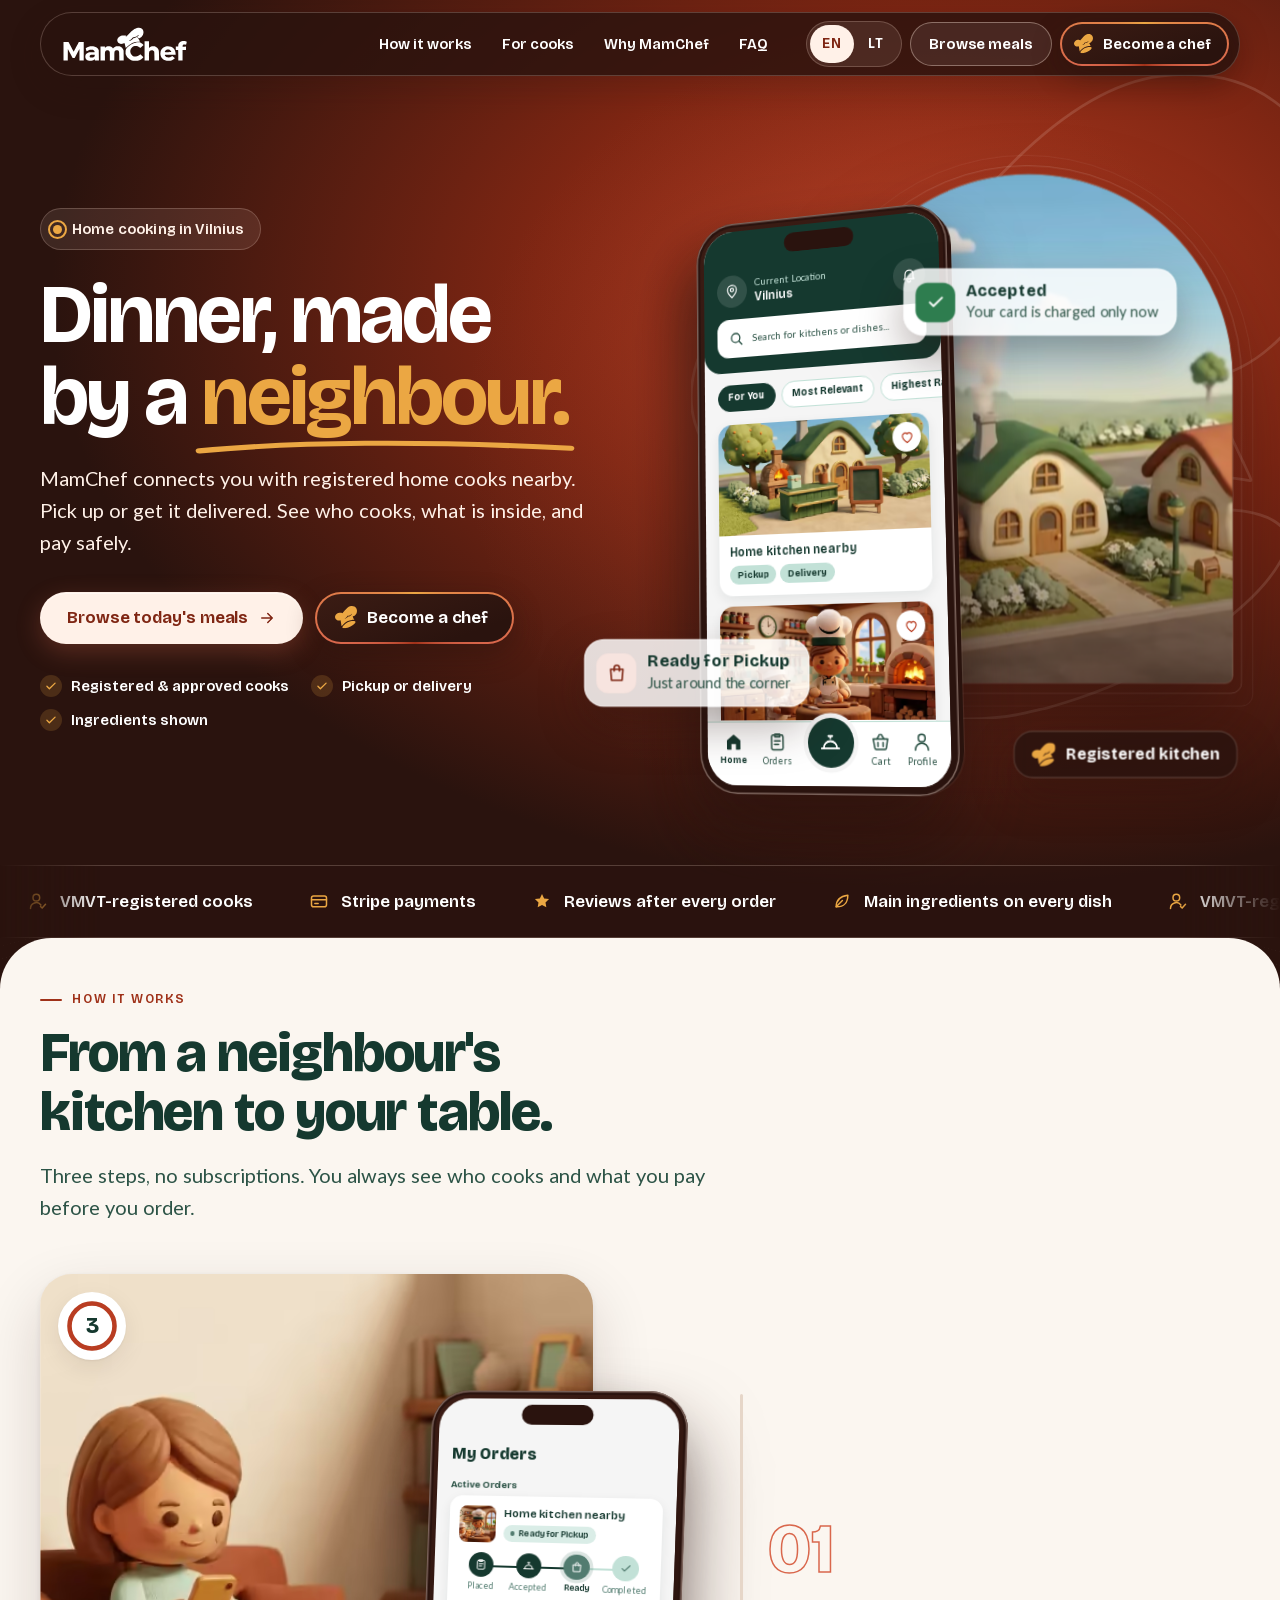
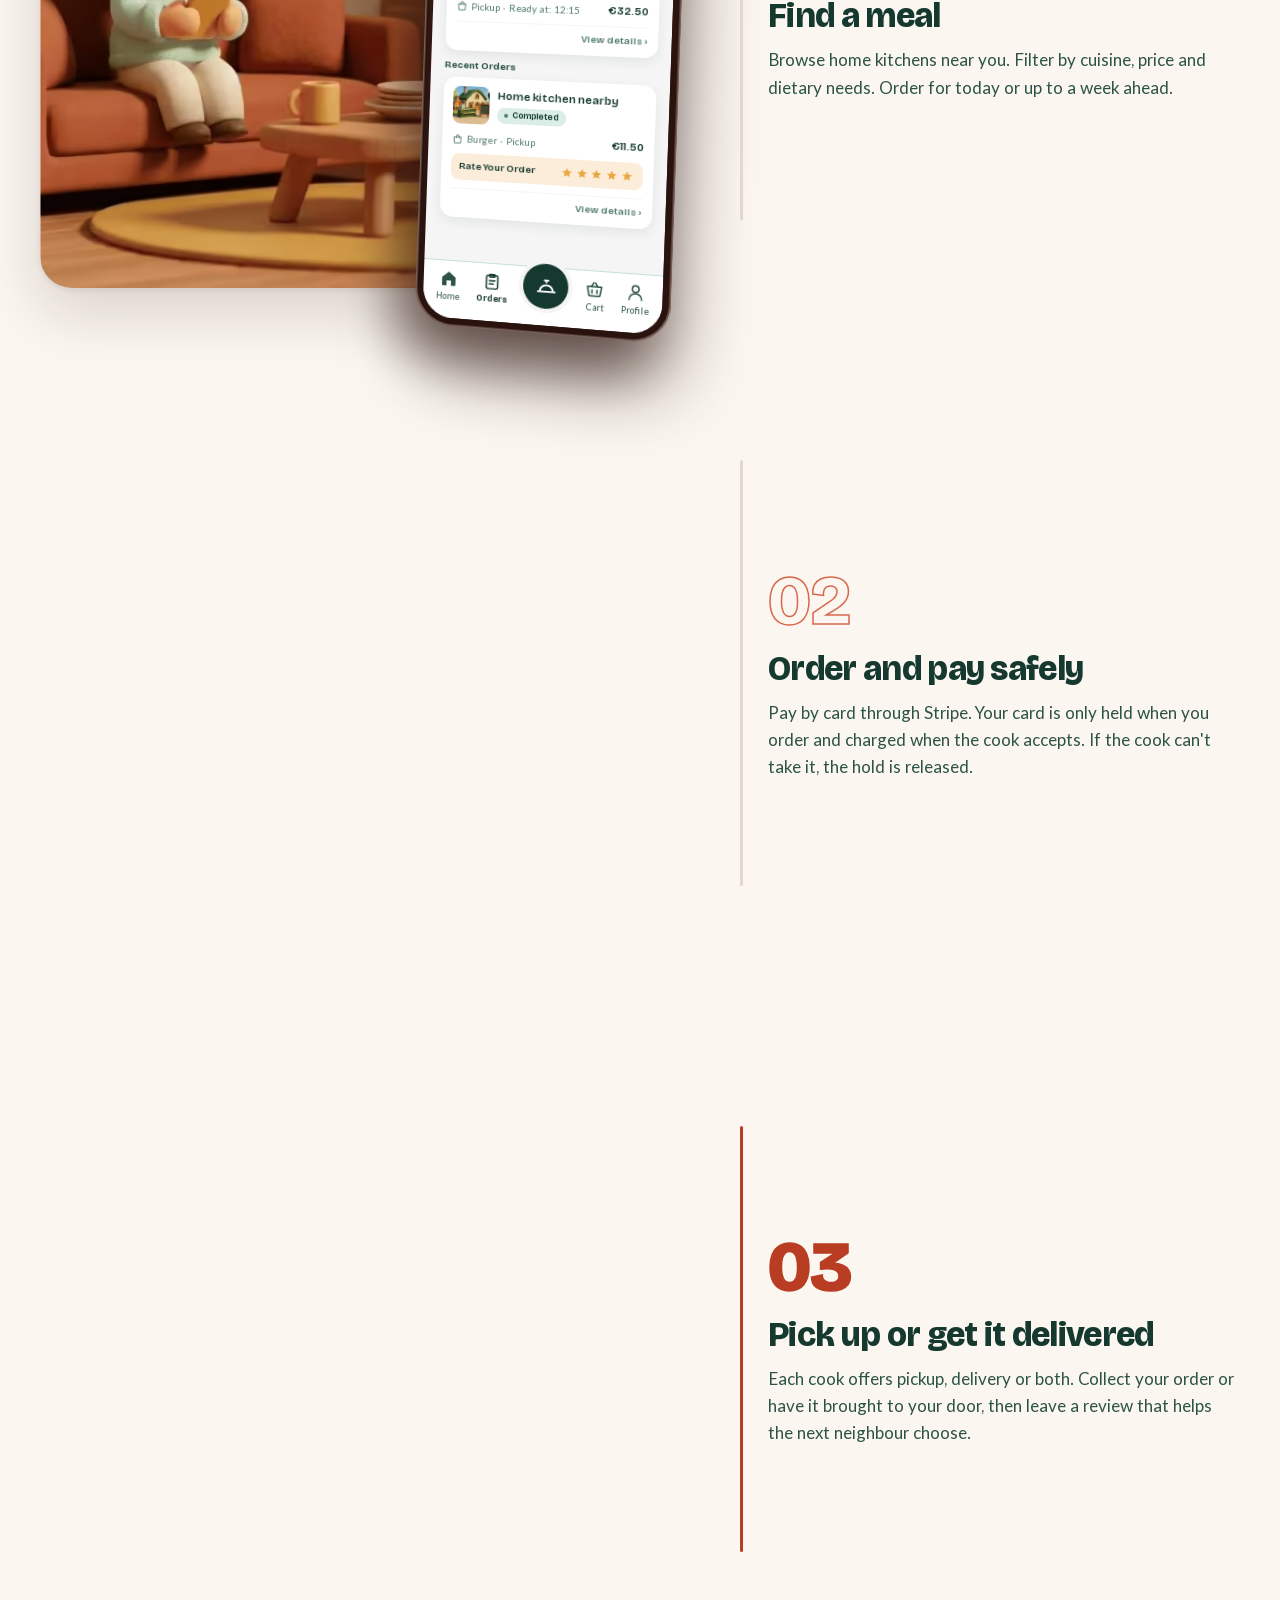
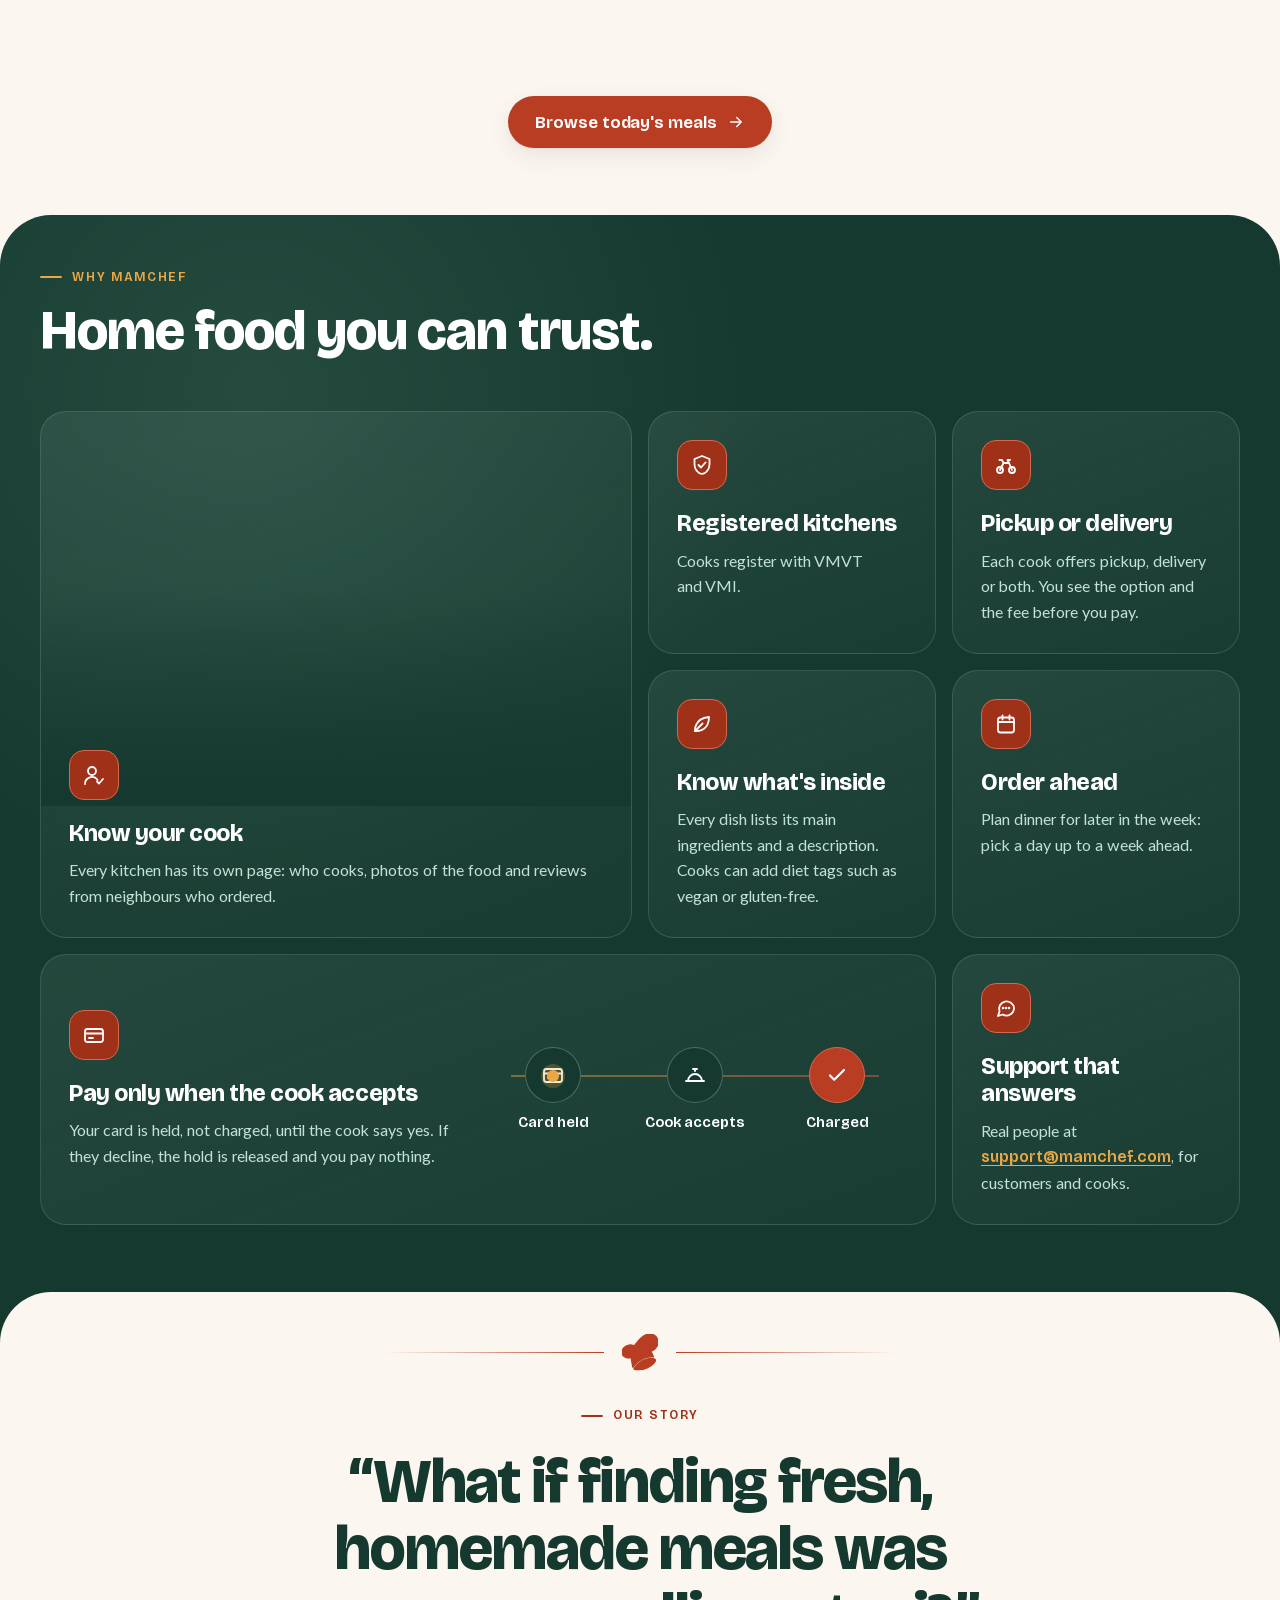
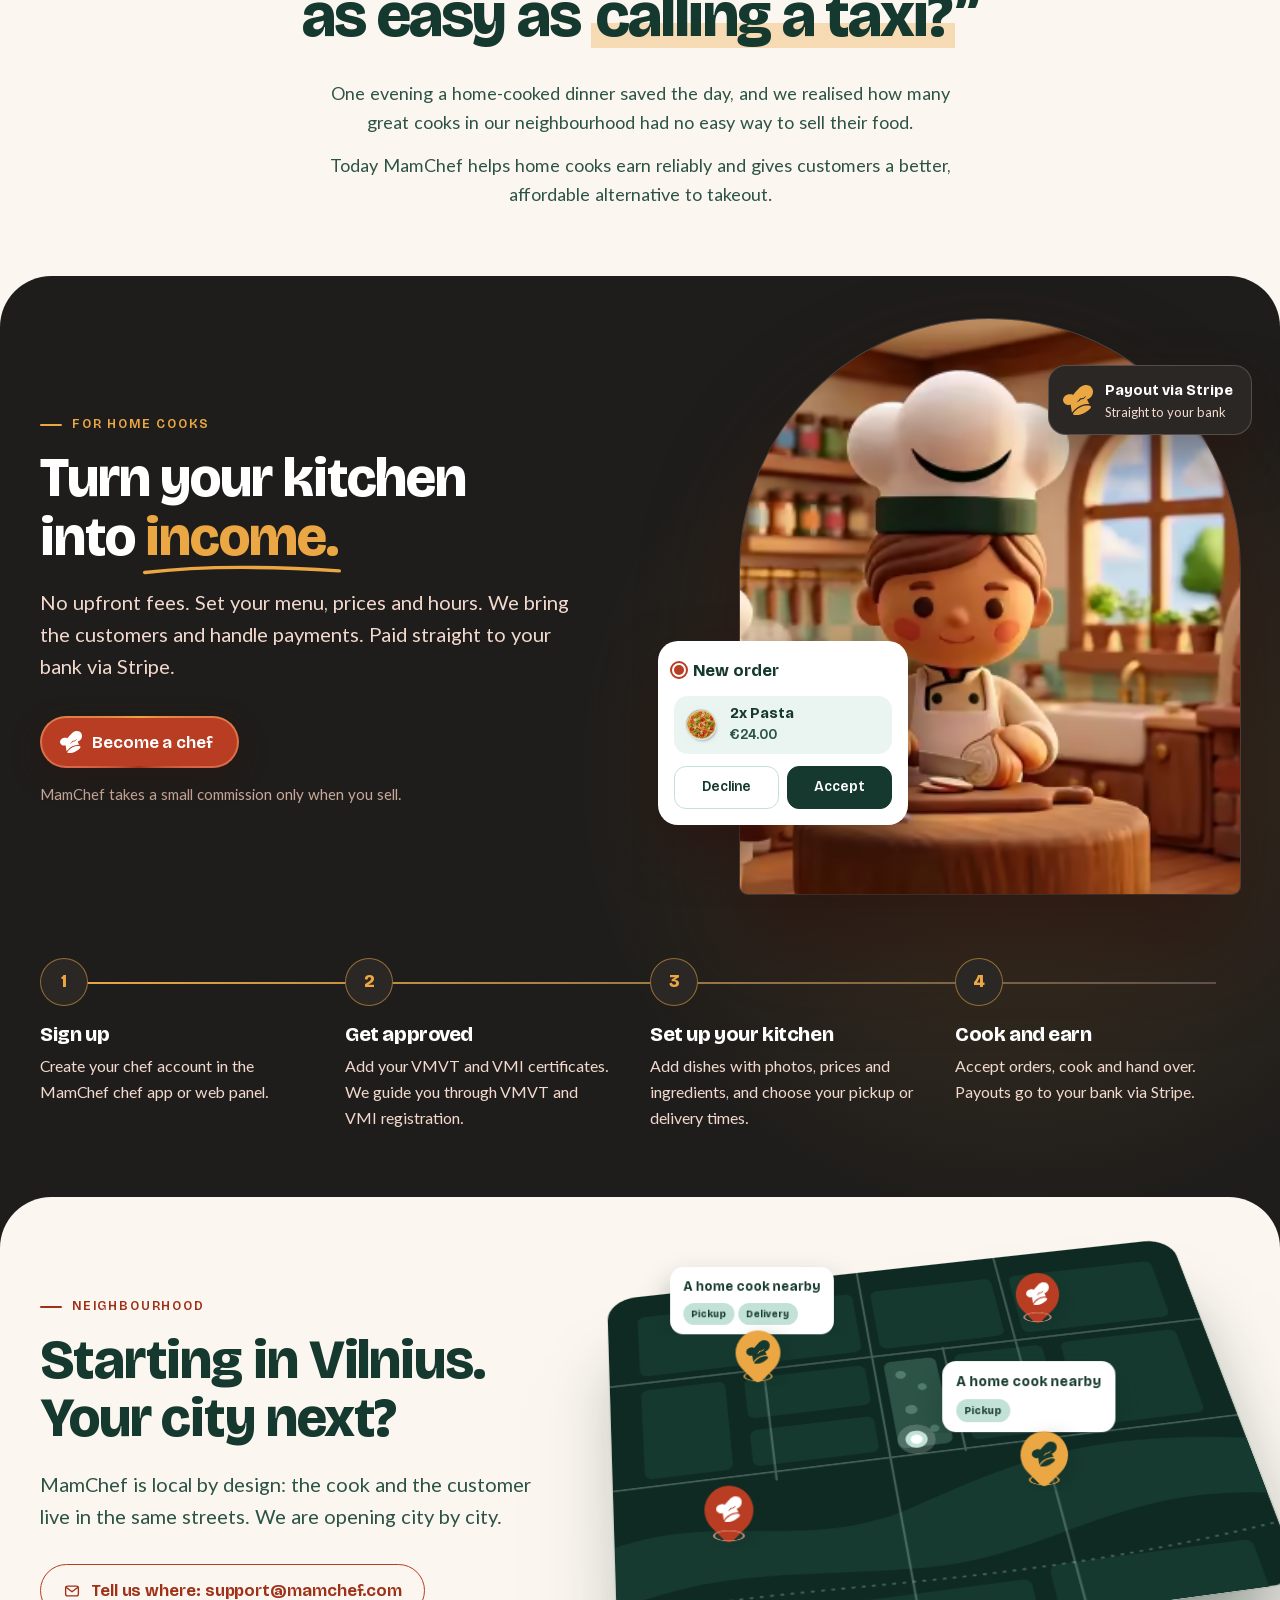
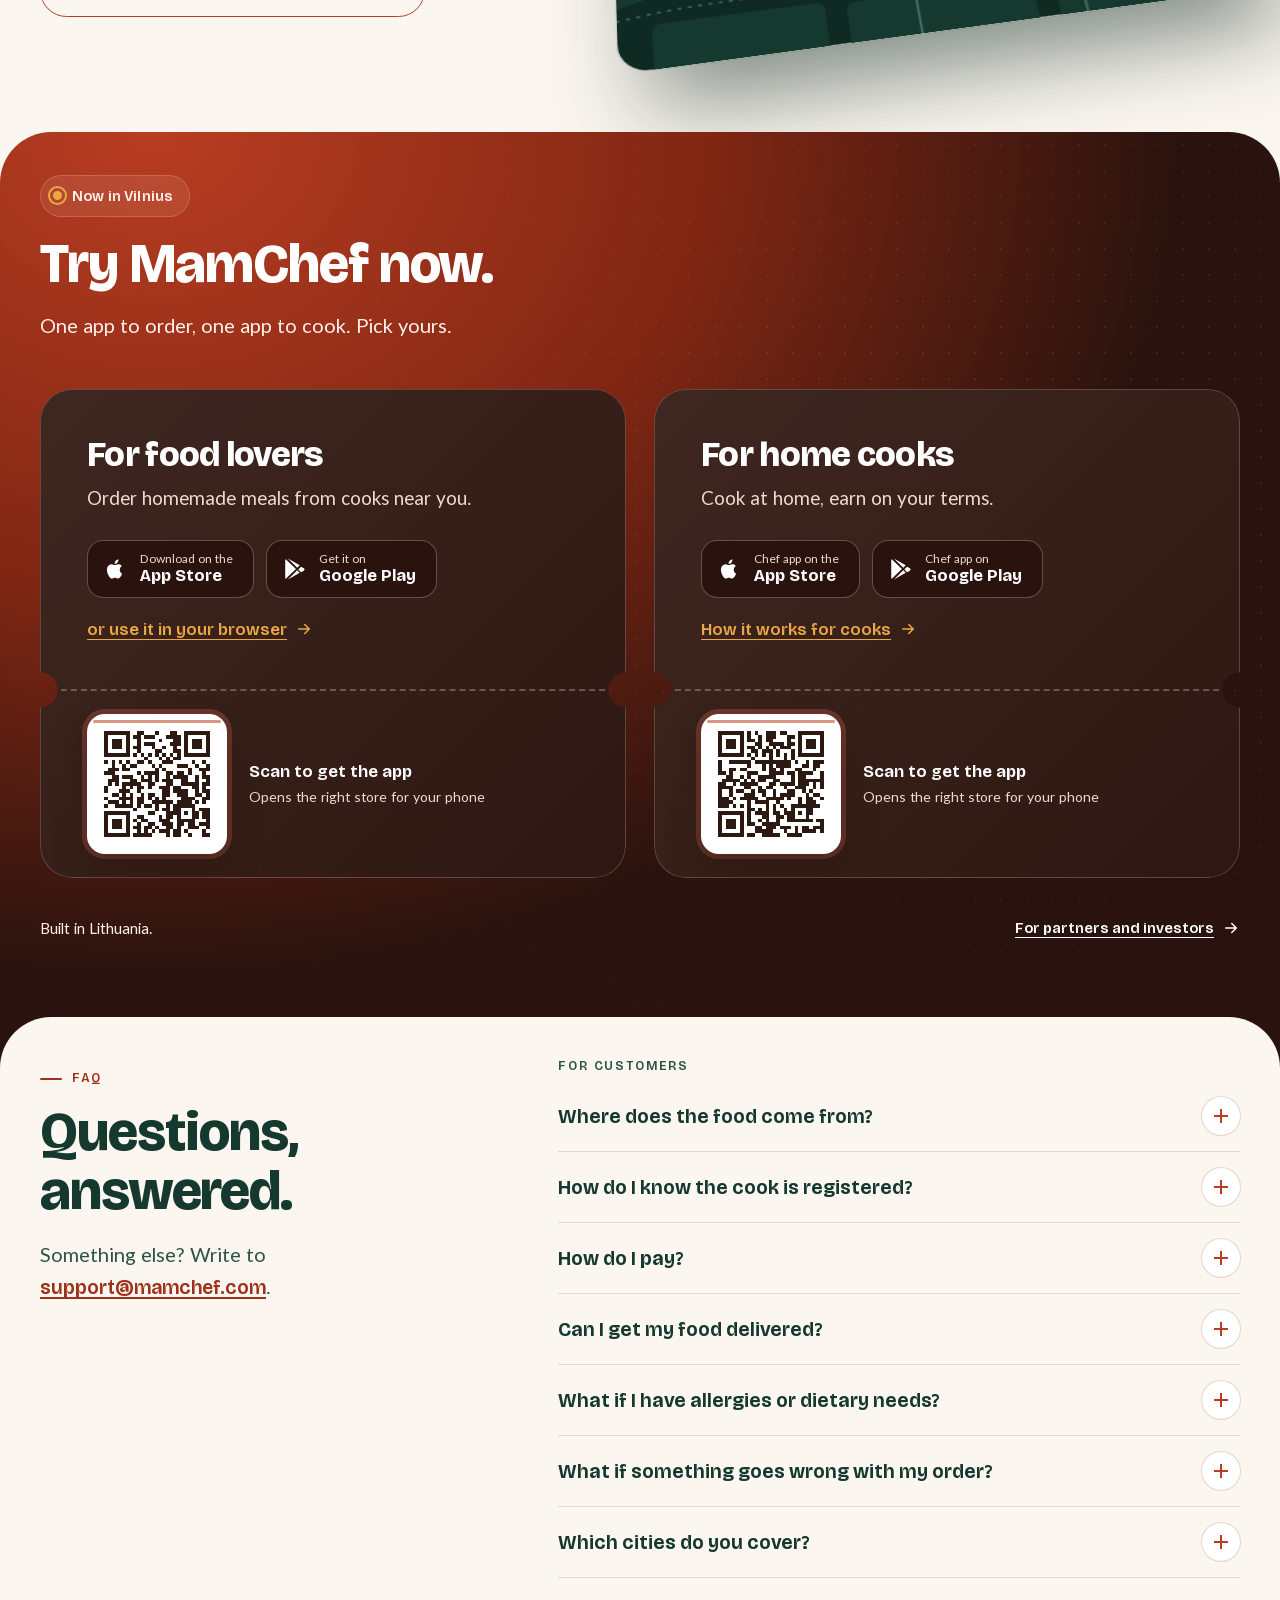
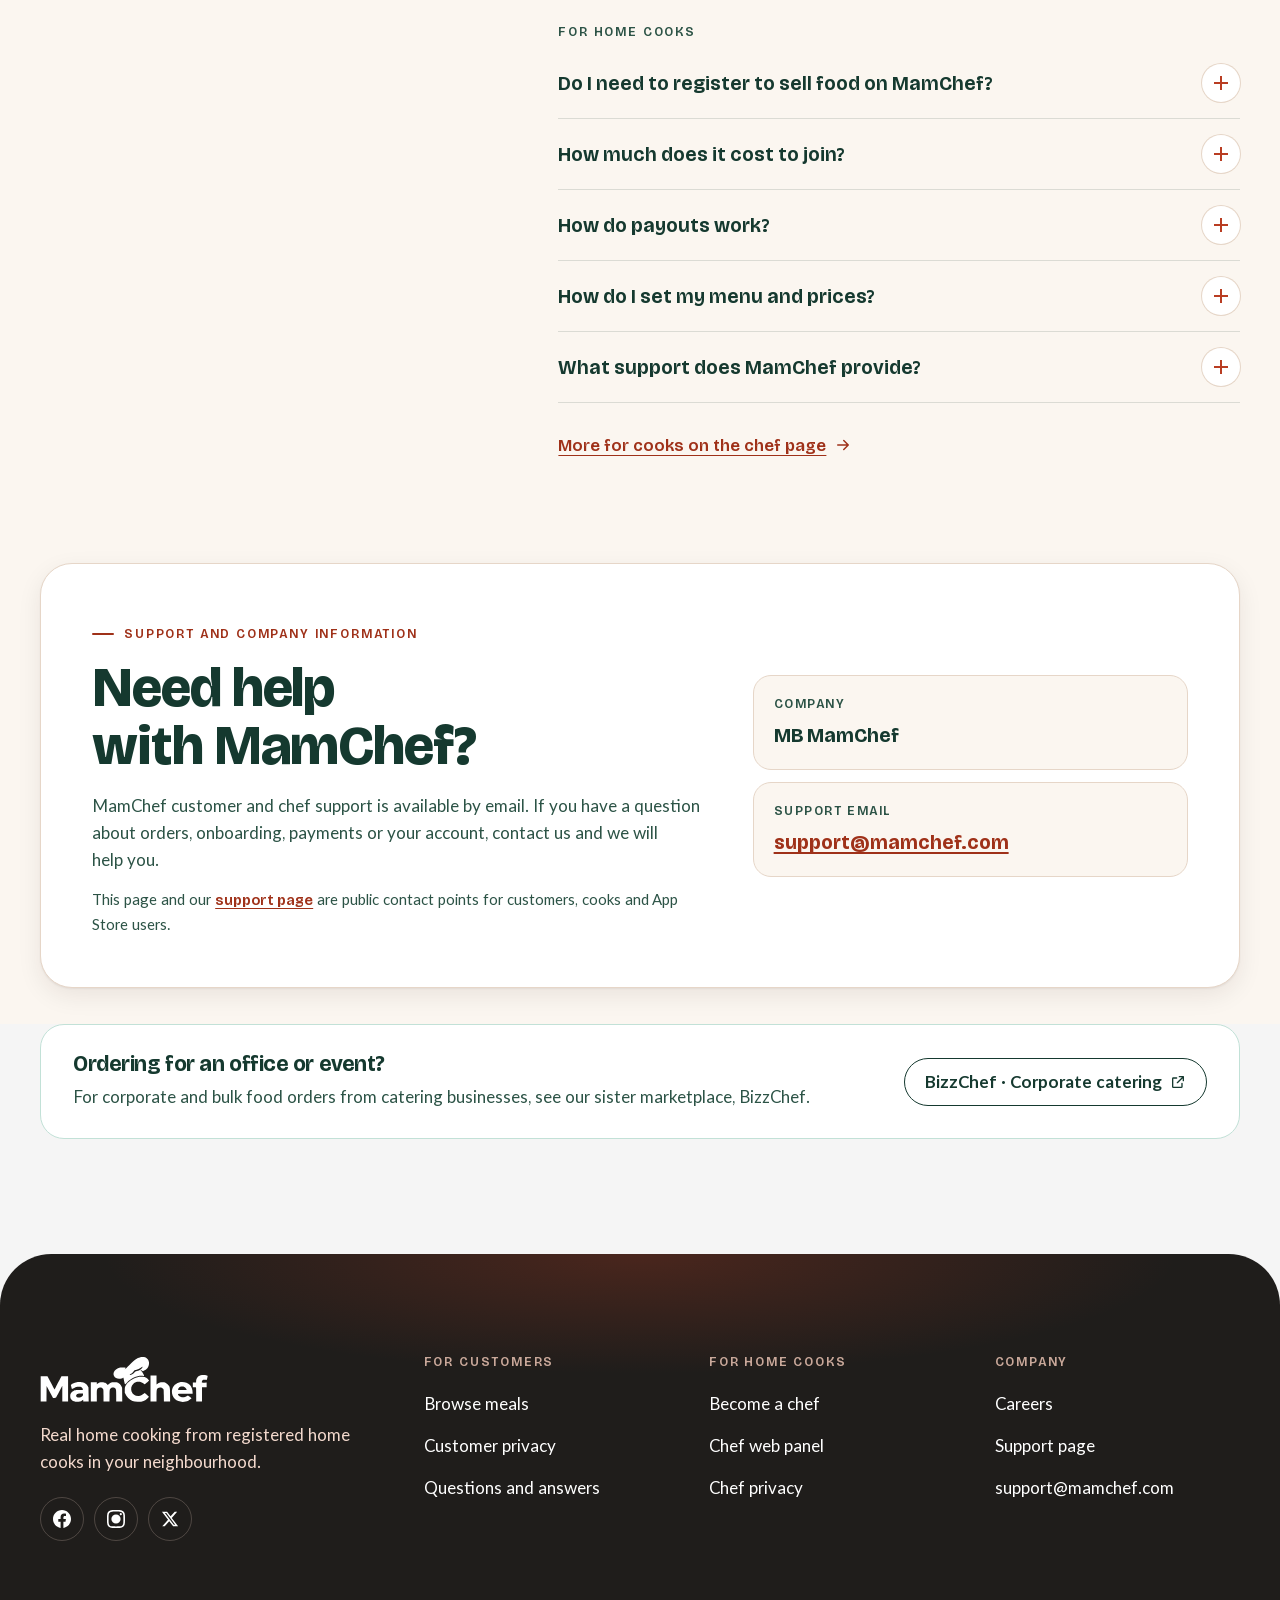
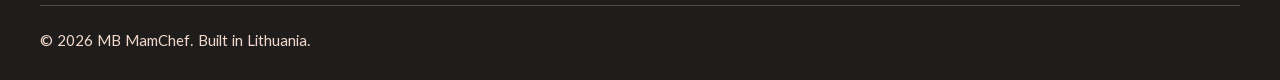
<file: index.html>
<!DOCTYPE html>
<html lang="en" data-ga="G-LKLTGNYPRH">
<head>
<meta charset="utf-8">
<meta name="viewport" content="width=device-width, initial-scale=1, viewport-fit=cover">
<title data-en="MamChef: dinner, made by a neighbour" data-lt="MamChef: vakarienė iš kaimyno virtuvės">MamChef: dinner, made by a neighbour</title>
<meta name="description" content="Order real home-cooked meals from registered home cooks near you in Vilnius. Pick up or get it delivered, see who cooks and what is inside, and pay safely." data-content-en="Order real home-cooked meals from registered home cooks near you in Vilnius. Pick up or get it delivered, see who cooks and what is inside, and pay safely." data-content-lt="Užsisakykite tikro namų maisto iš registruotų namų virėjų netoliese Vilniuje. Atsiimkite patys arba gaukite pristatymą, matykite, kas gamina ir kas sudėta, ir mokėkite saugiai.">
<link rel="canonical" href="https://mamchef.com/">
<meta name="robots" content="index, follow">
<meta name="theme-color" content="#7f2613">
<meta name="color-scheme" content="only light">
<meta property="og:type" content="website">
<meta property="og:site_name" content="MamChef">
<meta property="og:url" content="https://mamchef.com/">
<meta property="og:title" content="MamChef: dinner, made by a neighbour">
<meta property="og:description" content="Real home-cooked meals from registered home cooks near you in Vilnius.">
<meta property="og:image" content="https://mamchef.com/assets/img/og.png">
<meta property="og:image:width" content="1200">
<meta property="og:image:height" content="630">
<meta property="og:image:alt" content="MamChef: dinner, made by a neighbour">
<meta name="twitter:card" content="summary_large_image">
<meta name="twitter:title" content="MamChef: dinner, made by a neighbour">
<meta name="twitter:description" content="Real home-cooked meals from registered home cooks near you in Vilnius.">
<meta name="twitter:image" content="https://mamchef.com/assets/img/og.png">
<link rel="icon" href="favicon.ico" sizes="48x48">
<link rel="icon" href="assets/img/favicon.svg" type="image/svg+xml">
<link rel="icon" href="assets/img/favicon-32.png" type="image/png" sizes="32x32">
<link rel="apple-touch-icon" href="assets/img/apple-touch-icon.png">
<link rel="preload" href="assets/fonts/bricolage-grotesque-600-800.woff2" as="font" type="font/woff2" crossorigin>
<link rel="preload" href="assets/fonts/mc-text-400.woff2" as="font" type="font/woff2" crossorigin>
<link rel="preload" as="image" type="image/avif" media="(max-width: 899px)" imagesrcset="assets/img/neighbourhood-arch-480.avif 480w, assets/img/neighbourhood-arch-576.avif 576w" imagesizes="76vw" fetchpriority="high">
<link rel="preload" as="image" type="image/avif" media="(min-width: 900px)" imagesrcset="assets/img/neighbourhood-960.avif 960w, assets/img/neighbourhood-1280.avif 1280w" imagesizes="1000px" fetchpriority="high">
<script>(function(d){var c=d.documentElement.classList,l;c.add('js');try{l=localStorage.getItem('mc-lang')}catch(e){}if(!l){var n=(navigator.languages&&navigator.languages[0])||navigator.language||'';l=n.toLowerCase().indexOf('lt')===0?'lt':'en'}if(l==='lt')c.add('i18n-wait');if(window.matchMedia&&matchMedia('(prefers-reduced-motion: reduce)').matches)c.add('motion-off')})(document)</script>
<script>(function(n,c){var u=n.userAgent||'';if(/iPhone|iPad|iPod/.test(u)||(/Macintosh/.test(u)&&n.maxTouchPoints>1))c.add('os-ios');else if(/Android/i.test(u))c.add('os-android')})(navigator,document.documentElement.classList)</script>
<!-- CSS/JS are cached 30 days (immutable): after editing any assets/css or assets/js file, update its ?v= in all 6 pages to the first 8 chars of its new sha256 (shasum -a 256 FILE | cut -c1-8). -->
<link rel="stylesheet" href="assets/css/site.css?v=20bf6e77">
<link rel="stylesheet" href="assets/css/home.css?v=ecbb3a9a">
<script src="assets/js/site.js?v=e4d9827e" defer></script>
<script src="assets/js/home.js?v=625e1e69" defer></script>
<script type="application/ld+json">{"@context":"https://schema.org","@type":"Organization","name":"MB MamChef","alternateName":"MamChef","url":"https://mamchef.com/","logo":"https://mamchef.com/assets/img/icon-192.png","email":"support@mamchef.com","sameAs":["https://www.facebook.com/people/Mamchefofficial/61579213977609/","https://www.instagram.com/mamchefofficial/","https://x.com/MamChefOfficial"]}</script>
</head>
<body>
<svg class="sprite" width="0" height="0" aria-hidden="true" focusable="false" style="position:absolute;overflow:hidden">
  <symbol id="wm" viewBox="0 0 754 210"><path fill-rule="evenodd" d="M 450.08 5.59 C 435.56 9.49, 423.97 17.84, 401.5 40.58 C 391.6 50.6, 382.38 59.34, 381 60.02 C 378.96 61.02, 379.21 60.51, 382.34 57.24 C 384.75 54.72, 385.77 52.98, 385.08 52.55 C 382.95 51.23, 366.44 50.78, 360.61 51.88 C 338.41 56.05, 324.52 74.74, 332.25 90.02 C 337.08 99.58, 348.45 104.36, 360.9 102.07 C 364.42 101.42, 368.56 100.24, 370.1 99.45 C 373.71 97.58, 375 97.62, 375 99.58 C 375 101.39, 380.96 126.3, 381.54 126.87 C 381.74 127.08, 385.36 123.81, 389.56 119.6 C 409.88 99.28, 435.17 88.15, 458.75 89.15 C 464.96 89.41, 467 89.18, 467 88.22 C 467 85.23, 459.42 72.27, 454.86 67.44 C 449.05 61.31, 450.21 59.65, 456.8 64.68 C 459.19 66.5, 461.68 68, 462.33 67.99 C 465.31 67.97, 474.39 62.68, 478.24 58.72 C 492.52 44.03, 493.36 22.69, 480.13 10.74 C 473.16 4.44, 461.68 2.47, 450.08 5.59 M 454 52.14 C 447.84 57.7, 437.97 62.14, 430.43 62.75 C 424.53 63.23, 424.27 63.37, 421.58 67.62 C 418.32 72.79, 412.65 77.85, 406.45 81.13 C 404 82.43, 402 83.74, 402 84.03 C 402 84.32, 403.18 84.66, 404.61 84.78 C 408.57 85.11, 418.53 79.29, 423.8 73.56 C 428.01 69, 429.18 68.33, 434.94 67.16 C 443.23 65.47, 449.57 62.21, 455.18 56.76 C 459.63 52.44, 461.93 47.96, 459.66 48.04 C 459.02 48.07, 456.48 49.91, 454 52.14 M 721.31 86.86 C 713.81 89.45, 708.31 93.44, 704.96 98.73 C 701.88 103.57, 701.14 106.29, 700.69 114.42 L 700.41 119.33 693.21 119.1 L 686 118.87 686 129.43 L 686 140 692.89 140 C 698.26 140, 699.92 140.35, 700.39 141.58 C 700.73 142.45, 701 156.85, 701 173.58 L 701 204 714 204 L 727 204 727 172 L 727 140 737.5 140 L 748 140 748 129.49 L 748 118.99 737.61 119.58 C 730.75 119.97, 727 119.81, 726.57 119.11 C 725.36 117.16, 728 110.14, 730.76 107.98 C 732.98 106.22, 734.45 105.92, 738.98 106.28 C 742.02 106.52, 745.4 107.03, 746.51 107.41 C 748.33 108.04, 748.74 107.24, 750.9 98.95 C 753.61 88.58, 753.78 88.99, 745.57 86.5 C 738.91 84.47, 727.73 84.64, 721.31 86.86 M 496 145.5 L 496 204 509.5 204 L 523 204 523.02 180.75 C 523.05 156.04, 523.81 149.93, 527.31 146.12 C 534.31 138.51, 548.47 139.59, 553.5 148.11 C 555.34 151.23, 555.52 153.62, 555.81 177.75 L 556.12 204 570.06 204 L 584 204 584 177.68 C 584 149.67, 583.23 142.36, 579.5 135 C 576.63 129.34, 569.38 122.53, 563.18 119.66 C 559.42 117.93, 556.63 117.5, 549 117.5 C 538.24 117.5, 532.09 119.59, 526.25 125.25 L 523 128.39 523 107.7 L 523 87 509.5 87 L 496 87 496 145.5 M 3 147.5 L 3 204 15.99 204 L 28.97 204 29.24 169.14 L 29.5 134.28 43.95 161.14 L 58.4 188 64.58 188 C 68.34 188, 71.14 187.51, 71.72 186.75 C 72.72 185.46, 79.18 173.28, 92.38 147.79 L 100 133.08 100 168.54 L 100 204 113 204 L 126 204 126 147.5 L 126 91 111.09 91 L 96.18 91 92.18 98.75 C 89.99 103.01, 85.65 111.22, 82.55 117 C 79.44 122.78, 74.34 132.56, 71.2 138.75 C 68.07 144.93, 65.28 149.99, 65 149.98 C 64.72 149.97, 57.52 136.71, 49 120.52 L 33.5 91.07 18.25 91.03 L 3 91 3 147.5 M 446 93.64 C 424.91 97.64, 399.87 111.98, 389.11 126.24 C 381.78 135.95, 380.5 139.94, 380.5 153.07 L 380.5 164.65 384.73 173.18 C 388 179.78, 390.5 183.17, 395.76 188.14 C 408.58 200.23, 419.96 204.97, 438 205.72 C 457.65 206.53, 470.82 201.78, 483.01 189.49 C 488.53 183.92, 489.23 182.82, 487.97 181.69 C 487.16 180.97, 482.8 177.11, 478.28 173.11 L 470.05 165.84 465.28 169.85 C 458.55 175.49, 451.19 178.91, 444.16 179.64 C 413.94 182.8, 397.13 145.25, 419.36 124.22 C 426.17 117.78, 432.26 115.49, 442.5 115.53 C 451.54 115.55, 456.72 117.4, 464.61 123.43 C 467.18 125.39, 469.67 127, 470.14 127 C 470.82 127, 481.96 117.73, 488.96 111.34 C 490.23 110.19, 489.75 109.31, 485.46 104.95 C 482.73 102.16, 477.62 98.47, 474.08 96.73 C 468.37 93.91, 466.6 93.53, 458.08 93.36 C 452.81 93.25, 447.38 93.38, 446 93.64 M 165.5 117.65 C 158.43 119.12, 153.71 120.71, 148 123.55 C 140.06 127.5, 137.45 130.09, 138.81 132.67 C 139.34 133.68, 140.29 136.97, 140.91 140 C 142.78 149.03, 142.55 148.97, 153.52 143.41 C 163.14 138.54, 163.3 138.5, 172.86 138.5 C 181.09 138.5, 183.03 138.83, 186.08 140.72 C 189.87 143.09, 192 146.58, 192 150.45 L 192 152.8 174.75 153.16 C 158.71 153.5, 157.12 153.71, 152 156.1 C 139.98 161.74, 135.55 168.17, 135.55 180 C 135.55 188.84, 137.78 194.03, 143.69 198.9 C 149.19 203.43, 156.05 205.46, 166 205.48 C 176.35 205.5, 182.9 203.73, 188.66 199.33 C 191.06 197.5, 193.24 196, 193.51 196 C 193.78 196, 194 197.8, 194 200 L 194 204 206.25 204 L 218.5 204 218 172.75 L 217.5 141.5 214.55 135.68 C 209.83 126.35, 201.85 120.83, 189.2 118.13 C 184.16 117.05, 169.76 116.76, 165.5 117.65 M 267.38 118.56 C 265.12 119.39, 261.41 121.67, 259.13 123.62 L 255 127.16 255 122.58 L 255 118 241.5 118 L 228 118 228 161 L 228 204 241.5 204 L 255 204 255 178.23 C 255 155.07, 255.19 152.12, 256.85 149.02 C 259.46 144.15, 263.07 141.79, 268.79 141.25 C 275.65 140.59, 280.31 142.94, 282.96 148.41 C 284.85 152.33, 285 154.49, 285 178.32 L 285 204 298.44 204 L 311.88 204 312.19 177.57 C 312.53 148.47, 312.48 148.72, 319.38 143.56 C 323.21 140.7, 331.77 140.71, 335.68 143.57 C 341.63 147.94, 342 149.93, 342 178.25 L 342 204 355.58 204 L 369.15 204 368.83 173.25 L 368.5 142.5 365.87 136.88 C 362.29 129.26, 356.95 123.61, 350.16 120.28 C 345.01 117.75, 343.5 117.5, 333.5 117.5 C 323.4 117.5, 322.07 117.73, 317.21 120.28 C 314.31 121.82, 310.12 124.7, 307.91 126.7 L 303.89 130.33 301.05 126.88 C 299.49 124.98, 295.81 122.12, 292.87 120.53 C 288.45 118.12, 286.13 117.57, 279.51 117.33 C 274.17 117.14, 270.13 117.55, 267.38 118.56 M 624.5 118.89 C 604.33 124.76, 591.98 140.72, 592.01 160.85 C 592.06 187.15, 612.37 206, 640.66 206 C 650.9 206, 657.77 204.61, 665.5 200.96 C 671.09 198.32, 680 191.69, 680 190.17 C 680 189.8, 676.38 186.64, 671.95 183.14 L 663.91 176.79 660.05 179.46 C 652.87 184.44, 641.33 186.39, 633.08 184.02 C 626.13 182.03, 619 174.98, 619 170.1 C 619 169.32, 628.69 169, 652 169 L 685 169 684.98 163.75 C 684.94 151.33, 680.3 138.54, 672.94 130.55 C 662.42 119.14, 641.19 114.03, 624.5 118.89 M 629.5 138.57 C 623.88 141.5, 619 147.72, 619 151.97 C 619 152.64, 625.76 153, 638.5 153 C 657.07 153, 658 152.91, 658 151.08 C 658 148.28, 652.06 141, 648.02 138.85 C 643.63 136.52, 633.73 136.37, 629.5 138.57 M 171.84 168.94 C 164.5 170.37, 160.95 174.67, 162.38 180.38 C 164.23 187.76, 182.36 187.84, 189.7 180.5 C 192.48 177.72, 193 176.47, 193 172.6 L 193 168 184.25 168.12 C 179.44 168.18, 173.85 168.55, 171.84 168.94"/></symbol>
  <symbol id="hat" viewBox="0 0 508 512"><path fill-rule="evenodd" pathLength="1" d="M 372.4 1.6 C 337.2 6.1, 298.6 28.3, 258.7 67 C 240.9 84.2, 218.2 109.6, 200 132.4 C 198.7 134.1, 192.3 142.1, 185.8 150.2 C 179.4 158.3, 173.7 165.7, 173.2 166.7 C 172.4 168, 171.8 168.1, 170.8 167.3 C 168.6 165.5, 150.5 159.1, 142.8 157.4 C 131.4 154.9, 109.4 154.4, 96.9 156.5 C 68.6 161.1, 46.8 172.2, 28 191.6 C 12.9 207.2, 4.9 222.2, 1.5 241.4 C -5.8 282.4, 18.6 319.6, 62.5 334.1 C 72.4 337.3, 72.7 337.4, 91.5 337.4 C 110.4 337.4, 110.6 337.4, 119.5 334.2 C 124.4 332.4, 128.7 331, 129.1 331 C 129.5 331, 130.1 333.6, 130.5 336.8 C 130.9 339.9, 132.4 350.1, 134 359.5 C 135.5 368.9, 138 383.9, 139.4 393 C 140.9 402.1, 143.4 417.6, 145 427.5 C 146.6 437.4, 148.7 450.2, 149.6 456 C 150.6 461.8, 151.6 467.2, 151.9 468.2 C 152.3 469.4, 154.9 466.6, 161.3 458 C 166.2 451.5, 171 445.3, 171.9 444.3 C 172.8 443.3, 178.4 437.1, 184.2 430.5 C 212.5 398.3, 246.1 372, 282.5 353.6 C 317.6 335.8, 353 325.4, 393.2 321.1 C 409.3 319.3, 430 320, 442.3 322.6 C 445.6 323.3, 445.7 323.8, 438 307.5 C 435.1 301.4, 430.9 292.4, 428.5 287.5 C 426.2 282.6, 420.6 270.7, 416 261.1 C 407.5 243.2, 407.3 242.1, 412.3 242 C 414.4 242, 429.8 236.2, 436.1 233 C 459.9 221, 483.1 196.7, 495.5 170.5 C 506.9 146.6, 510.3 119.3, 505.5 91 C 499.6 56.4, 478.6 27.9, 447.2 12.1 C 427 1.9, 399.6 -1.9, 372.4 1.6 M 382 185.9 C 376.3 193.5, 368 201.5, 358.8 208.1 C 352.8 212.4, 339.4 220, 337.8 220 C 337.3 220, 335.4 220.6, 333.7 221.4 C 329.3 223.4, 323.4 225.2, 320.2 225.5 C 306.7 226.9, 299.8 227.1, 295 226.2 C 288.5 225, 288.6 224.9, 283.7 234.2 C 271.6 256.8, 252.1 277.4, 231.8 288.9 C 228.6 290.7, 226 292.3, 226 292.4 C 226 292.6, 228.8 292.3, 232.3 291.8 C 245.5 290, 261.9 282.7, 274.6 272.9 C 281.6 267.5, 292.7 255.7, 296.9 249.2 L 300.3 244 307.4 244 C 319 243.9, 329.7 241.7, 340 237.2 C 350.8 232.4, 364.9 222.3, 370.7 215.3 C 375.3 209.7, 382 200.2, 382 199.4 C 382 199.1, 383.4 195.7, 385.1 191.9 C 386.9 187.6, 388 183.7, 387.8 181.7 L 387.5 178.4 382 185.9 M 400 345.6 C 398.1 345.9, 390.9 346.7, 384 347.5 C 323.9 354.6, 258.9 388, 210 437 C 191.7 455.3, 172.9 479, 170.8 486.6 C 168.8 494.1, 174.4 502.7, 184.3 507 C 198.9 513.5, 238.4 513.5, 265.5 507.1 C 270.3 505.9, 275.6 504.8, 277.3 504.4 C 281.3 503.8, 294.5 499.8, 307.5 495.5 C 378.3 471.6, 447 424.9, 468.3 386 C 472.4 378.5, 473.7 371.4, 472.1 365.3 C 469.9 357.1, 458 350.3, 441 347.4 C 432.4 345.9, 406.5 344.8, 400 345.6"/></symbol>
  <symbol id="i-arrow" viewBox="0 0 24 24" fill="none" stroke="currentColor" stroke-width="2" stroke-linecap="round" stroke-linejoin="round"><path d="M5 12h14M13 6l6 6-6 6"/></symbol>
  <symbol id="i-check" viewBox="0 0 24 24" fill="none" stroke="currentColor" stroke-width="2.2" stroke-linecap="round" stroke-linejoin="round"><path d="M5 12.5l4.2 4.2L19 7"/></symbol>
  <symbol id="i-pin" viewBox="0 0 24 24" fill="none" stroke="currentColor" stroke-width="1.8" stroke-linecap="round" stroke-linejoin="round"><path d="M12 21s-7-6.2-7-11.5a7 7 0 0 1 14 0C19 14.8 12 21 12 21z"/><circle cx="12" cy="9.5" r="2.5"/></symbol>
  <symbol id="i-bell" viewBox="0 0 24 24" fill="none" stroke="currentColor" stroke-width="1.8" stroke-linecap="round" stroke-linejoin="round"><path d="M6 16v-5a6 6 0 0 1 12 0v5l1.5 2h-15z"/><path d="M10 20.5a2 2 0 0 0 4 0"/></symbol>
  <symbol id="i-search" viewBox="0 0 24 24" fill="none" stroke="currentColor" stroke-width="2" stroke-linecap="round"><circle cx="11" cy="11" r="6.5"/><path d="M16 16l4.5 4.5"/></symbol>
  <symbol id="i-home" viewBox="0 0 24 24" fill="currentColor"><path d="M3.6 10.6L12 3.8l8.4 6.8V20a1 1 0 0 1-1 1h-4.6v-6.2H9.2V21H4.6a1 1 0 0 1-1-1z"/></symbol>
  <symbol id="i-orders" viewBox="0 0 24 24" fill="none" stroke="currentColor" stroke-width="1.8" stroke-linecap="round" stroke-linejoin="round"><rect x="5" y="4.5" width="14" height="16.5" rx="2"/><path d="M9 3.5h6v3H9zM8.5 11h7M8.5 15h5"/></symbol>
  <symbol id="i-cart" viewBox="0 0 24 24" fill="none" stroke="currentColor" stroke-width="1.8" stroke-linecap="round" stroke-linejoin="round"><path d="M3.5 9h17l-1.8 10a1.6 1.6 0 0 1-1.6 1.3H6.9a1.6 1.6 0 0 1-1.6-1.3z"/><path d="M8 9l3-5M16 9l-3-5M9 13v4M15 13v4"/></symbol>
  <symbol id="i-user" viewBox="0 0 24 24" fill="none" stroke="currentColor" stroke-width="1.8" stroke-linecap="round"><circle cx="12" cy="8" r="4"/><path d="M4.5 21a7.5 7.5 0 0 1 15 0"/></symbol>
  <symbol id="i-cloche" viewBox="0 0 24 24" fill="none" stroke="currentColor" stroke-width="1.9" stroke-linecap="round" stroke-linejoin="round"><path d="M3 18h18M5 18a7 7 0 0 1 14 0M12 8V6M10 6h4"/></symbol>
  <symbol id="i-heart" viewBox="0 0 24 24" fill="none" stroke="currentColor" stroke-width="1.8" stroke-linejoin="round"><path d="M12 20s-7.5-4.6-7.5-10.2A4.3 4.3 0 0 1 12 7a4.3 4.3 0 0 1 7.5 2.8C19.5 15.4 12 20 12 20z"/></symbol>
  <symbol id="i-star" viewBox="0 0 24 24" fill="currentColor"><path d="M12 3.5l2.6 5.4 5.9.8-4.3 4.1 1 5.8L12 16.9l-5.2 2.7 1-5.8-4.3-4.1 5.9-.8z"/></symbol>
  <symbol id="i-shield" viewBox="0 0 24 24" fill="none" stroke="currentColor" stroke-width="1.8" stroke-linecap="round" stroke-linejoin="round"><path d="M12 3l7.5 3v5.5c0 4.6-3.2 8.4-7.5 9.5-4.3-1.1-7.5-4.9-7.5-9.5V6z"/><path d="M8.5 12l2.5 2.5 4.5-5"/></symbol>
  <symbol id="i-bag" viewBox="0 0 24 24" fill="none" stroke="currentColor" stroke-width="1.8" stroke-linecap="round" stroke-linejoin="round"><path d="M5 8h14l-1 12.5H6z"/><path d="M9 10V6.5a3 3 0 0 1 6 0V10"/></symbol>
  <symbol id="i-bike" viewBox="0 0 24 24" fill="none" stroke="currentColor" stroke-width="1.8" stroke-linecap="round" stroke-linejoin="round"><circle cx="6" cy="17" r="3"/><circle cx="18" cy="17" r="3"/><path d="M6 17l3.5-7H15l3 7M9.5 10L8 7H5.5M15 10l-1.5-3H16"/></symbol>
  <symbol id="i-leaf" viewBox="0 0 24 24" fill="none" stroke="currentColor" stroke-width="1.8" stroke-linecap="round" stroke-linejoin="round"><path d="M5 19c0-8 5-13 14-14 0 9-5 14-13 14z"/><path d="M5 19l7.5-7.5"/></symbol>
  <symbol id="i-calendar" viewBox="0 0 24 24" fill="none" stroke="currentColor" stroke-width="1.8" stroke-linecap="round"><rect x="4" y="5.5" width="16" height="15" rx="2.5"/><path d="M4 10h16M8.5 3.5v4M15.5 3.5v4"/></symbol>
  <symbol id="i-chat" viewBox="0 0 24 24" fill="none" stroke="currentColor" stroke-width="1.8" stroke-linejoin="round"><path d="M20 12a7.5 7.5 0 0 1-11.2 6.5L4 20l1.5-4.6A7.5 7.5 0 1 1 20 12z"/><path d="M9 12h.01M12 12h.01M15 12h.01" stroke-width="2.6" stroke-linecap="round"/></symbol>
  <symbol id="i-card" viewBox="0 0 24 24" fill="none" stroke="currentColor" stroke-width="1.8" stroke-linecap="round"><rect x="3" y="6" width="18" height="13" rx="2.5"/><path d="M3 10.5h18M7 15h4"/></symbol>
  <symbol id="i-user-check" viewBox="0 0 24 24" fill="none" stroke="currentColor" stroke-width="1.8" stroke-linecap="round" stroke-linejoin="round"><circle cx="10" cy="8" r="4"/><path d="M3 21a7 7 0 0 1 12.5-4.3M15 18.5l2 2 4-4.5"/></symbol>
  <symbol id="i-mail" viewBox="0 0 24 24" fill="none" stroke="currentColor" stroke-width="1.8" stroke-linecap="round" stroke-linejoin="round"><rect x="3.5" y="5.5" width="17" height="13" rx="2.5"/><path d="M4 7l8 6 8-6"/></symbol>
  <symbol id="i-ext" viewBox="0 0 24 24" fill="none" stroke="currentColor" stroke-width="2" stroke-linecap="round" stroke-linejoin="round"><path d="M14 4h6v6M20 4l-9 9M18 14v5a1 1 0 0 1-1 1H5a1 1 0 0 1-1-1V7a1 1 0 0 1 1-1h5"/></symbol>
  <symbol id="i-apple" viewBox="0 0 24 24" fill="currentColor"><path d="M16.4 12.6c0-2.2 1.8-3.3 1.9-3.3-1-1.5-2.6-1.7-3.2-1.7-1.4-.1-2.6.8-3.3.8-.7 0-1.7-.8-2.9-.8-1.5 0-2.8.9-3.6 2.2-1.5 2.7-.4 6.6 1.1 8.8.7 1 1.6 2.2 2.7 2.2 1.1 0 1.5-.7 2.8-.7 1.3 0 1.7.7 2.9.7 1.2 0 1.9-1.1 2.6-2.1.8-1.2 1.2-2.4 1.2-2.5 0 0-2.3-.9-2.2-3.6zM14.2 6.1c.6-.7 1-1.7.9-2.8-.9 0-1.9.6-2.5 1.3-.6.6-1.1 1.7-.9 2.7.9.1 1.9-.5 2.5-1.2z"/></symbol>
  <symbol id="i-gplay" viewBox="0 0 24 24" fill="currentColor"><path d="M4.4 2.9l9.4 9.1-9.4 9.1c-.3-.2-.5-.6-.5-1.1V4c0-.5.2-.9.5-1.1zM15 13.2l2.3 2.2-10.9 6.2 8.6-8.4zm3.5-3.3l2.6 1.5c.8.5.8 1.6 0 2.1l-2.6 1.5-2.5-2.5 2.5-2.6zM6.4 2.4l10.9 6.2-2.3 2.2-8.6-8.4z"/></symbol>
  <symbol id="i-fb" viewBox="0 0 24 24" fill="currentColor"><path d="M24 12.073c0-6.627-5.373-12-12-12s-12 5.373-12 12c0 5.99 4.388 10.954 10.125 11.854v-8.385H7.078v-3.47h3.047V9.43c0-3.007 1.792-4.669 4.533-4.669 1.312 0 2.686.235 2.686.235v2.953H15.83c-1.491 0-1.956.925-1.956 1.874v2.25h3.328l-.532 3.47h-2.796v8.385C19.612 23.027 24 18.062 24 12.073z"/></symbol>
  <symbol id="i-ig" viewBox="0 0 24 24" fill="currentColor"><path d="M12 2.163c3.204 0 3.584.012 4.85.07 3.252.148 4.771 1.691 4.919 4.919.058 1.265.069 1.645.069 4.849 0 3.205-.012 3.584-.069 4.849-.149 3.225-1.664 4.771-4.919 4.919-1.266.058-1.644.07-4.85.07-3.204 0-3.584-.012-4.849-.07-3.26-.149-4.771-1.699-4.919-4.92-.058-1.265-.07-1.644-.07-4.849 0-3.204.013-3.583.07-4.849.149-3.227 1.664-4.771 4.919-4.919 1.266-.057 1.645-.069 4.849-.069zm0-2.163c-3.259 0-3.667.014-4.947.072-4.358.2-6.78 2.618-6.98 6.98-.059 1.281-.073 1.689-.073 4.948 0 3.259.014 3.668.072 4.948.2 4.358 2.618 6.78 6.98 6.98 1.281.058 1.689.072 4.948.072 3.259 0 3.668-.014 4.948-.072 4.354-.2 6.782-2.618 6.979-6.98.059-1.28.073-1.689.073-4.948 0-3.259-.014-3.667-.072-4.947-.196-4.354-2.617-6.78-6.979-6.98-1.281-.059-1.69-.073-4.949-.073zM5.838 12a6.162 6.162 0 1 1 12.324 0 6.162 6.162 0 0 1-12.324 0zM12 16a4 4 0 1 1 0-8 4 4 0 0 1 0 8zm4.965-10.405a1.44 1.44 0 1 1 2.881.001 1.44 1.44 0 0 1-2.881-.001z"/></symbol>
  <symbol id="i-x" viewBox="0 0 24 24" fill="currentColor"><path d="M18.244 2.25h3.308l-7.227 8.26 8.502 11.24H16.17l-5.214-6.817L4.99 21.75H1.68l7.73-8.835L1.254 2.25H8.08l4.713 6.231zm-1.161 17.52h1.833L7.084 4.126H5.117z"/></symbol>
</svg>

<a class="skip-link" href="#main" data-en="Skip to content" data-lt="Pereiti prie turinio">Skip to content</a>
<header class="site-header" data-header>
  <div class="hdr">
    <a class="brand" href="./" aria-label="MamChef home" data-aria-en="MamChef home" data-aria-lt="MamChef pradžia"><svg class="wm" viewBox="0 0 754 210" aria-hidden="true" focusable="false"><use href="#wm"/></svg></a>
    <nav class="hdr-nav" aria-label="Main" data-aria-en="Main" data-aria-lt="Pagrindinis meniu">
      <ul role="list">
        <li><a href="#how-it-works" data-en="How it works" data-lt="Kaip tai veikia">How it works</a></li>
        <li><a href="#for-cooks" data-en="For cooks" data-lt="Virėjams">For cooks</a></li>
        <li><a href="#why" data-en="Why MamChef" data-lt="Kodėl MamChef">Why MamChef</a></li>
        <li><a href="#faq" data-en="FAQ" data-lt="DUK">FAQ</a></li>
      </ul>
    </nav>
    <div class="hdr-tools">
      <div class="lang" role="group" aria-label="Language" data-aria-en="Language" data-aria-lt="Kalba">
        <button type="button" data-set-lang="en" aria-pressed="true" lang="en">EN</button>
        <button type="button" data-set-lang="lt" aria-pressed="false" lang="lt">LT</button>
      </div>
      <a class="btn btn-glass btn-sm hide-sm" href="https://app.mamchef.com" data-en="Browse meals" data-lt="Rinktis patiekalus">Browse meals</a>
      <a class="btn btn-chef btn-sm hide-md" href="chefs/"><svg class="hat" viewBox="0 0 508 512" aria-hidden="true" focusable="false"><use href="#hat"/></svg><span data-en="Become a chef" data-lt="Tapti virėju">Become a chef</span></a>
      <button type="button" class="icon-btn burger" data-burger aria-expanded="false" aria-controls="mc-menu" aria-label="Open menu" data-aria-en="Open menu" data-aria-lt="Atidaryti meniu" data-aria-close-en="Close menu" data-aria-close-lt="Uždaryti meniu"><span></span></button>
    </div>
    <div class="progress" aria-hidden="true"><i></i></div>
  </div>
</header>
<div class="sheet" id="mc-menu" hidden>
  <nav aria-label="Menu" data-aria-en="Menu" data-aria-lt="Meniu">
    <ul role="list">
        <li><a href="#how-it-works" data-en="How it works" data-lt="Kaip tai veikia">How it works</a></li>
        <li><a href="#for-cooks" data-en="For cooks" data-lt="Virėjams">For cooks</a></li>
        <li><a href="#why" data-en="Why MamChef" data-lt="Kodėl MamChef">Why MamChef</a></li>
        <li><a href="#faq" data-en="FAQ" data-lt="DUK">FAQ</a></li>
    </ul>
  </nav>
  <div class="sheet-ctas">
    <a class="btn btn-gold" href="https://app.mamchef.com"><span data-en="Browse today's meals" data-lt="Peržiūrėti šiandienos patiekalus">Browse today's meals</span><svg aria-hidden="true"><use href="#i-arrow"/></svg></a>
    <a class="btn btn-chef" href="chefs/"><svg class="hat" viewBox="0 0 508 512" aria-hidden="true" focusable="false"><use href="#hat"/></svg><span data-en="Become a chef" data-lt="Tapti virėju">Become a chef</span></a>
  </div>
  <div class="sheet-foot">
    <a class="sheet-mail" href="mailto:support@mamchef.com">support@mamchef.com</a>
  </div>
</div>


<main id="main">

<!-- 2. Hero -->
<section class="hero dark" id="top" aria-labelledby="hero-title">
  <div class="hero-bg" aria-hidden="true">
    <div class="hero-floor"></div>
    <div class="hero-glow"></div>
    <svg class="hat hat-draw outline-only hero-hat" viewBox="0 0 508 512"><use href="#hat"/></svg>
  </div>
  <div class="wrap hero-inner">
    <div class="hero-copy">
      <p class="kicker rv"><span class="kicker-dot" aria-hidden="true"></span><span data-en="Home cooking in Vilnius" data-lt="Namų maistas Vilniuje">Home cooking in Vilnius</span></p>
      <h1 id="hero-title" class="rv" style="--d:80ms" data-en="Dinner, made by a <em class='hl'>neighbour.</em>" data-lt="Vakarienė iš <em class='hl'>kaimyno</em> virtuvės.">Dinner, made by a <em class="hl">neighbour.</em></h1>
      <p class="hero-sub rv" style="--d:160ms" data-en="MamChef connects you with registered home cooks nearby. Pick up or get it delivered. See who cooks, what is inside, and pay safely." data-lt="MamChef jus sujungia su registruotais namų virėjais netoliese. Atsiimkite patys arba gaukite pristatymą. Matykite, kas gamina, kas sudėta į patiekalą, ir mokėkite saugiai.">MamChef connects you with registered home cooks nearby. Pick up or get it delivered. See who cooks, what is inside, and pay safely.</p>
      <div class="hero-ctas rv" style="--d:240ms">
        <a class="btn btn-gold" href="https://app.mamchef.com"><span data-en="Browse today's meals" data-lt="Peržiūrėti šiandienos patiekalus">Browse today's meals</span><svg aria-hidden="true"><use href="#i-arrow"/></svg></a>
        <a class="btn btn-chef" href="chefs/"><svg class="hat" viewBox="0 0 508 512" aria-hidden="true" focusable="false"><use href="#hat"/></svg><span data-en="Become a chef" data-lt="Tapti virėju">Become a chef</span></a>
      </div>
      <ul class="chips rv" style="--d:320ms" role="list">
        <li><svg aria-hidden="true"><use href="#i-check"/></svg><span data-en="Registered &amp; approved cooks" data-lt="Registruoti ir patvirtinti virėjai">Registered &amp; approved cooks</span></li>
        <li><svg aria-hidden="true"><use href="#i-check"/></svg><span data-en="Pickup or delivery" data-lt="Atsiėmimas arba pristatymas">Pickup or delivery</span></li>
        <li><svg aria-hidden="true"><use href="#i-check"/></svg><span data-en="Ingredients shown" data-lt="Ingredientai nurodyti">Ingredients shown</span></li>
      </ul>
    </div>

    <div class="hero-stage" role="img" aria-label="The MamChef app on a phone, in front of a clay-style neighbourhood of home kitchens" data-aria-en="The MamChef app on a phone, in front of a clay-style neighbourhood of home kitchens" data-aria-lt="MamChef programėlė telefone, fone – molio stiliaus namų virtuvių kaimynystė">
      <div class="stage" data-tilt aria-hidden="true">
        <div class="arch">
          <picture>
            <source media="(max-width: 899px)" type="image/avif" srcset="assets/img/neighbourhood-arch-480.avif 480w, assets/img/neighbourhood-arch-576.avif 576w" sizes="76vw">
            <source media="(max-width: 899px)" type="image/webp" srcset="assets/img/neighbourhood-arch-480.webp 480w, assets/img/neighbourhood-arch-576.webp 576w" sizes="76vw">
            <source type="image/avif" srcset="assets/img/neighbourhood-960.avif 960w, assets/img/neighbourhood-1280.avif 1280w" sizes="1000px">
            <source type="image/webp" srcset="assets/img/neighbourhood-960.webp 960w, assets/img/neighbourhood-1280.webp 1280w" sizes="1000px">
            <img src="assets/img/neighbourhood-1280.webp" width="1280" height="720" alt="" fetchpriority="high">
          </picture>
          <div class="arch-video" data-video="assets/video/neighbourhood.mp4"></div>
          <div class="arch-shade"></div>
        </div>

        <div class="phone phone--hero">
          <div class="phone-body">
            <div class="phone-screen">
              <span class="island"></span>
              <div class="scr is-on">
                <div class="app-top">
                  <div class="app-loc">
                    <span class="app-round"><svg><use href="#i-pin"/></svg></span>
                    <span class="app-loc-t"><small data-en="Current Location" data-lt="Dabartinė vieta">Current Location</small><b>Vilnius</b></span>
                    <span class="app-round"><svg><use href="#i-bell"/></svg></span>
                  </div>
                  <div class="app-search"><svg><use href="#i-search"/></svg><span data-en="Search for kitchens or dishes..." data-lt="Ieškoti virtuvių ar patiekalų...">Search for kitchens or dishes...</span></div>
                </div>
                <div class="app-chips"><span class="on" data-en="For You" data-lt="Tau">For You</span><span data-en="Most Relevant" data-lt="Aktualiausi">Most Relevant</span><span data-en="Highest Rated" data-lt="Aukščiausiai įvertinti">Highest Rated</span></div>
                <div class="app-card">
                  <div class="app-img"><picture><source type="image/avif" srcset="assets/img/market-360.avif"><img src="assets/img/market-360.webp" width="360" height="201" alt="" decoding="async"></picture><span class="app-heart"><svg><use href="#i-heart"/></svg></span></div>
                  <div class="app-meta"><b data-en="Home kitchen nearby" data-lt="Namų virtuvė netoliese">Home kitchen nearby</b><span class="app-tags"><i data-en="Pickup" data-lt="Atsiėmimas">Pickup</i><i data-en="Delivery" data-lt="Pristatymas">Delivery</i></span></div>
                </div>
                <div class="app-card">
                  <div class="app-img"><picture><source type="image/avif" srcset="assets/img/kitchen-360.avif"><img src="assets/img/kitchen-360.webp" width="360" height="202" alt="" decoding="async"></picture><span class="app-heart"><svg><use href="#i-heart"/></svg></span></div>
                  <div class="app-meta"><b data-en="Home kitchen nearby" data-lt="Namų virtuvė netoliese">Home kitchen nearby</b><span class="app-tags"><i data-en="Pickup" data-lt="Atsiėmimas">Pickup</i><i data-en="Ingredients shown" data-lt="Ingredientai nurodyti">Ingredients shown</i></span></div>
                </div>
                <div class="app-nav">
                  <span class="on"><svg><use href="#i-home"/></svg><small data-en="Home" data-lt="Pagrindinis">Home</small></span>
                  <span><svg><use href="#i-orders"/></svg><small data-en="Orders" data-lt="Užsakymai">Orders</small></span>
                  <span class="app-fab"><svg><use href="#i-cloche"/></svg></span>
                  <span><svg><use href="#i-cart"/></svg><small data-en="Cart" data-lt="Krepšelis">Cart</small></span>
                  <span><svg><use href="#i-user"/></svg><small data-en="Profile" data-lt="Profilis">Profile</small></span>
                </div>
              </div>
            </div>
            <span class="phone-glare"></span>
          </div>
        </div>

        <div class="float float-a"><span class="float-ic ok"><svg><use href="#i-check"/></svg></span><span><b data-en="Accepted" data-lt="Priimtas">Accepted</b><small data-en="Your card is charged only now" data-lt="Mokėjimas nuskaitomas tik dabar">Your card is charged only now</small></span></div>
        <div class="float float-b"><span class="float-ic"><svg><use href="#i-bag"/></svg></span><span><b data-en="Ready for Pickup" data-lt="Paruoštas atsiėmimui">Ready for Pickup</b><small data-en="Just around the corner" data-lt="Visai netoliese">Just around the corner</small></span></div>
        <div class="float float-c"><svg class="hat"><use href="#hat"/></svg><b data-en="Registered kitchen" data-lt="Registruota virtuvė">Registered kitchen</b></div>
      </div>
    </div>
  </div>

  <!-- 3. Trust strip -->
  <div class="trust" role="region" aria-label="Why people trust MamChef" data-aria-en="Why people trust MamChef" data-aria-lt="Kodėl MamChef pasitiki">
    <div class="trust-track">
      <ul class="trust-list" role="list">
        <li><svg aria-hidden="true"><use href="#i-user-check"/></svg><span data-en="VMVT-registered cooks" data-lt="VMVT registruoti virėjai">VMVT-registered cooks</span></li>
        <li><svg aria-hidden="true"><use href="#i-card"/></svg><span data-en="Stripe payments" data-lt="Mokėjimai per Stripe">Stripe payments</span></li>
        <li><svg aria-hidden="true"><use href="#i-star"/></svg><span data-en="Reviews after every order" data-lt="Atsiliepimai po kiekvieno užsakymo">Reviews after every order</span></li>
        <li><svg aria-hidden="true"><use href="#i-leaf"/></svg><span data-en="Main ingredients on every dish" data-lt="Pagrindiniai ingredientai prie kiekvieno patiekalo">Main ingredients on every dish</span></li>
      </ul>
      <ul class="trust-list trust-clone" role="list" aria-hidden="true">
        <li><svg aria-hidden="true"><use href="#i-user-check"/></svg><span data-en="VMVT-registered cooks" data-lt="VMVT registruoti virėjai">VMVT-registered cooks</span></li>
        <li><svg aria-hidden="true"><use href="#i-card"/></svg><span data-en="Stripe payments" data-lt="Mokėjimai per Stripe">Stripe payments</span></li>
        <li><svg aria-hidden="true"><use href="#i-star"/></svg><span data-en="Reviews after every order" data-lt="Atsiliepimai po kiekvieno užsakymo">Reviews after every order</span></li>
        <li><svg aria-hidden="true"><use href="#i-leaf"/></svg><span data-en="Main ingredients on every dish" data-lt="Pagrindiniai ingredientai prie kiekvieno patiekalo">Main ingredients on every dish</span></li>
      </ul>
      <ul class="trust-list trust-clone" role="list" aria-hidden="true">
        <li><svg aria-hidden="true"><use href="#i-user-check"/></svg><span data-en="VMVT-registered cooks" data-lt="VMVT registruoti virėjai">VMVT-registered cooks</span></li>
        <li><svg aria-hidden="true"><use href="#i-card"/></svg><span data-en="Stripe payments" data-lt="Mokėjimai per Stripe">Stripe payments</span></li>
        <li><svg aria-hidden="true"><use href="#i-star"/></svg><span data-en="Reviews after every order" data-lt="Atsiliepimai po kiekvieno užsakymo">Reviews after every order</span></li>
        <li><svg aria-hidden="true"><use href="#i-leaf"/></svg><span data-en="Main ingredients on every dish" data-lt="Pagrindiniai ingredientai prie kiekvieno patiekalo">Main ingredients on every dish</span></li>
      </ul>
      <ul class="trust-list trust-clone" role="list" aria-hidden="true">
        <li><svg aria-hidden="true"><use href="#i-user-check"/></svg><span data-en="VMVT-registered cooks" data-lt="VMVT registruoti virėjai">VMVT-registered cooks</span></li>
        <li><svg aria-hidden="true"><use href="#i-card"/></svg><span data-en="Stripe payments" data-lt="Mokėjimai per Stripe">Stripe payments</span></li>
        <li><svg aria-hidden="true"><use href="#i-star"/></svg><span data-en="Reviews after every order" data-lt="Atsiliepimai po kiekvieno užsakymo">Reviews after every order</span></li>
        <li><svg aria-hidden="true"><use href="#i-leaf"/></svg><span data-en="Main ingredients on every dish" data-lt="Pagrindiniai ingredientai prie kiekvieno patiekalo">Main ingredients on every dish</span></li>
      </ul>
    </div>
  </div>
</section>

<!-- 4. How it works: kitchen to couch -->
<section class="story" id="how-it-works" aria-labelledby="how-title" data-active="1">
  <div class="wrap">
    <div class="sec-head rv">
      <p class="eyebrow" data-en="How it works" data-lt="Kaip tai veikia">How it works</p>
      <h2 class="h2" id="how-title" data-en="From a neighbour's kitchen to your table." data-lt="Iš kaimyno virtuvės – į jūsų stalą.">From a neighbour's kitchen to your table.</h2>
      <p class="lead" data-en="Three steps, no subscriptions. You always see who cooks and what you pay before you order." data-lt="Trys žingsniai, jokių prenumeratų. Prieš užsakydami visada matote, kas gamina ir kiek mokėsite.">Three steps, no subscriptions. You always see who cooks and what you pay before you order.</p>
    </div>
    <div class="story-grid">
      <div class="story-visual" aria-hidden="true">
        <div class="story-frame">
          <picture class="sv sv-1"><source type="image/avif" srcset="assets/img/kitchen-640.avif 640w, assets/img/kitchen-960.avif 960w, assets/img/kitchen-1280.avif 1280w" sizes="(min-width: 1024px) 760px, 120vw"><img src="assets/img/kitchen-960.webp" srcset="assets/img/kitchen-640.webp 640w, assets/img/kitchen-960.webp 960w, assets/img/kitchen-1280.webp 1280w" sizes="(min-width: 1024px) 760px, 120vw" width="1280" height="720" alt="" loading="lazy" decoding="async"></picture>
          <div class="sv-video" data-video="assets/video/kitchen.mp4"></div>
          <picture class="sv sv-2"><source type="image/avif" srcset="assets/img/market-640.avif 640w, assets/img/market-1024.avif 1024w, assets/img/market-1376.avif 1376w" sizes="(min-width: 1024px) 760px, 120vw"><img src="assets/img/market-1024.webp" srcset="assets/img/market-640.webp 640w, assets/img/market-1024.webp 1024w, assets/img/market-1376.webp 1376w" sizes="(min-width: 1024px) 760px, 120vw" width="1376" height="768" alt="" loading="lazy" decoding="async"></picture>
          <picture class="sv sv-3"><source type="image/avif" srcset="assets/img/living-room-640.avif 640w, assets/img/living-room-1024.avif 1024w, assets/img/living-room-1376.avif 1376w" sizes="(min-width: 1024px) 760px, 120vw"><img class="mirror-x" src="assets/img/living-room-1024.webp" srcset="assets/img/living-room-640.webp 640w, assets/img/living-room-1024.webp 1024w, assets/img/living-room-1376.webp 1376w" sizes="(min-width: 1024px) 760px, 120vw" width="1376" height="768" alt="" loading="lazy" decoding="async"></picture>
          <div class="story-ring"><svg viewBox="0 0 48 48"><circle cx="24" cy="24" r="20"/><circle class="ring-fg" cx="24" cy="24" r="20" pathLength="1"/></svg><span class="ring-n"><b class="n1">1</b><b class="n2">2</b><b class="n3">3</b></span></div>
        </div>
        <div class="phone phone--story">
          <div class="phone-body">
            <div class="phone-screen">
              <span class="island"></span>
              <div class="scr scr-1">
                <div class="app-top">
                  <div class="app-loc">
                    <span class="app-round"><svg><use href="#i-pin"/></svg></span>
                    <span class="app-loc-t"><small data-en="Current Location" data-lt="Dabartinė vieta">Current Location</small><b>Vilnius</b></span>
                    <span class="app-round"><svg><use href="#i-bell"/></svg></span>
                  </div>
                  <div class="app-search"><svg><use href="#i-search"/></svg><span data-en="Search for kitchens or dishes..." data-lt="Ieškoti virtuvių ar patiekalų...">Search for kitchens or dishes...</span></div>
                </div>
                <div class="app-chips"><span class="on" data-en="For You" data-lt="Tau">For You</span><span data-en="Most Relevant" data-lt="Aktualiausi">Most Relevant</span><span data-en="Highest Rated" data-lt="Aukščiausiai įvertinti">Highest Rated</span></div>
                <div class="app-card">
                  <div class="app-img"><img src="assets/img/kitchen-360.webp" width="360" height="202" alt="" loading="lazy" decoding="async"><span class="app-heart"><svg><use href="#i-heart"/></svg></span></div>
                  <div class="app-meta"><b data-en="Home kitchen nearby" data-lt="Namų virtuvė netoliese">Home kitchen nearby</b><span class="app-tags"><i data-en="Pickup" data-lt="Atsiėmimas">Pickup</i><i data-en="Delivery" data-lt="Pristatymas">Delivery</i></span></div>
                </div>
                <div class="app-card">
                  <div class="app-img"><img src="assets/img/market-360.webp" width="360" height="201" alt="" loading="lazy" decoding="async"><span class="app-heart"><svg><use href="#i-heart"/></svg></span></div>
                  <div class="app-meta"><b data-en="Home kitchen nearby" data-lt="Namų virtuvė netoliese">Home kitchen nearby</b><span class="app-tags"><i data-en="Pickup" data-lt="Atsiėmimas">Pickup</i></span></div>
                </div>
              </div>
              <div class="scr scr-2">
                <div class="app-title" data-en="Your cart" data-lt="Jūsų krepšelis">Your cart</div>
                <div class="app-seg"><span data-en="Delivery" data-lt="Pristatymas">Delivery</span><span class="on" data-en="Pickup" data-lt="Atsiėmimas">Pickup</span></div>
                <div class="app-item">
                  <img src="assets/img/food-pasta.webp" width="256" height="256" alt="" loading="lazy" decoding="async">
                  <span class="app-it"><b data-en="Pasta" data-lt="Makaronai">Pasta</b><small data-en="€12.00" data-lt="12,00&nbsp;€">€12.00</small></span>
                  <span class="app-qty"><i>&minus;</i><b>2</b><i>+</i></span>
                </div>
                <div class="app-item">
                  <img src="assets/img/food-salad.webp" width="256" height="256" alt="" loading="lazy" decoding="async">
                  <span class="app-it"><b data-en="Salad" data-lt="Salotos">Salad</b><small data-en="€8.50" data-lt="8,50&nbsp;€">€8.50</small></span>
                  <span class="app-qty"><i>&minus;</i><b>1</b><i>+</i></span>
                </div>
                <div class="app-allergen"><svg><use href="#i-leaf"/></svg><span data-en="Ingredients shown" data-lt="Ingredientai nurodyti">Ingredients shown</span></div>
                <div class="app-sum">
                  <b class="app-sum-h" data-en="Order summary" data-lt="Užsakymo santrauka">Order summary</b>
                  <span class="app-kv"><span data-en="Subtotal" data-lt="Tarpinė suma">Subtotal</span><b data-en="€32.50" data-lt="32,50&nbsp;€">€32.50</b></span>
                  <span class="app-kv app-tot"><span data-en="Total" data-lt="Iš viso">Total</span><b data-en="€32.50" data-lt="32,50&nbsp;€">€32.50</b></span>
                </div>
                <div class="app-note"><svg><use href="#i-shield"/></svg><span data-en="Your card is only held now. It is charged when the cook accepts." data-lt="Suma kortelėje tik rezervuojama. Ji nuskaitoma, kai virėjas priima užsakymą.">Your card is only held now. It is charged when the cook accepts.</span></div>
                <div class="app-pay"><svg><use href="#i-card"/></svg><span data-en="Pay with Card" data-lt="Mokėti kortele">Pay with Card</span></div>
              </div>
              <div class="scr scr-3">
                <div class="app-title" data-en="My Orders" data-lt="Mano užsakymai">My Orders</div>
                <p class="app-sec" data-en="Active Orders" data-lt="Aktyvūs užsakymai">Active Orders</p>
                <div class="app-oc">
                  <div class="app-oc-h"><img src="assets/img/kitchen-360.webp" width="360" height="202" alt="" loading="lazy" decoding="async" class="app-oc-logo"><span class="app-oc-t"><b data-en="Home kitchen nearby" data-lt="Namų virtuvė netoliese">Home kitchen nearby</b><span class="app-badge" data-en="Ready for Pickup" data-lt="Paruoštas atsiėmimui">Ready for Pickup</span></span></div>
                  <div class="app-trk"><span class="d"><i><svg><use href="#i-orders"/></svg></i><small data-en="Placed" data-lt="Pateiktas">Placed</small></span><span class="d"><i><svg><use href="#i-cloche"/></svg></i><small data-en="Accepted" data-lt="Priimtas">Accepted</small></span><span class="now"><i><svg><use href="#i-bag"/></svg></i><small data-en="Ready" data-lt="Paruošta">Ready</small></span><span><i><svg><use href="#i-check"/></svg></i><small data-en="Completed" data-lt="Užbaigta">Completed</small></span></div>
                  <div class="app-oc-m"><span><svg><use href="#i-bag"/></svg><span data-en="Pickup · Ready at: 12:15" data-lt="Atsiėmimas · Paruošta: 12:15">Pickup · Ready at: 12:15</span></span><b data-en="€32.50" data-lt="32,50&nbsp;€">€32.50</b></div>
                  <div class="app-oc-f"><span data-en="View details" data-lt="Peržiūrėti">View details</span></div>
                </div>
                <p class="app-sec" data-en="Recent Orders" data-lt="Paskutiniai užsakymai">Recent Orders</p>
                <div class="app-oc">
                  <div class="app-oc-h"><img src="assets/img/market-360.webp" width="360" height="201" alt="" loading="lazy" decoding="async" class="app-oc-logo"><span class="app-oc-t"><b data-en="Home kitchen nearby" data-lt="Namų virtuvė netoliese">Home kitchen nearby</b><span class="app-badge" data-en="Completed" data-lt="Užbaigtas">Completed</span></span></div>
                  <div class="app-oc-m"><span><svg><use href="#i-bag"/></svg><span data-en="Burger · Pickup" data-lt="Mėsainis · Atsiėmimas">Burger · Pickup</span></span><b data-en="€11.50" data-lt="11,50&nbsp;€">€11.50</b></div>
                  <div class="app-oc-rate"><span data-en="Rate Your Order" data-lt="Įvertinkite savo užsakymą">Rate Your Order</span><span class="app-stars"><svg><use href="#i-star"/></svg><svg><use href="#i-star"/></svg><svg><use href="#i-star"/></svg><svg><use href="#i-star"/></svg><svg><use href="#i-star"/></svg></span></div>
                  <div class="app-oc-f"><span data-en="View details" data-lt="Peržiūrėti">View details</span></div>
                </div>
                <div class="app-nav">
                  <span><svg><use href="#i-home"/></svg><small data-en="Home" data-lt="Pagrindinis">Home</small></span>
                  <span class="on"><svg><use href="#i-orders"/></svg><small data-en="Orders" data-lt="Užsakymai">Orders</small></span>
                  <span class="app-fab"><svg><use href="#i-cloche"/></svg></span>
                  <span><svg><use href="#i-cart"/></svg><small data-en="Cart" data-lt="Krepšelis">Cart</small></span>
                  <span><svg><use href="#i-user"/></svg><small data-en="Profile" data-lt="Profilis">Profile</small></span>
                </div>
              </div>
            </div>
            <span class="phone-glare"></span>
          </div>
        </div>
      </div>

      <ol class="story-steps" role="list">
        <li class="step" data-step="1" data-inview>
          <picture class="step-media"><source type="image/avif" srcset="assets/img/kitchen-360.avif 360w, assets/img/kitchen-640.avif 640w, assets/img/kitchen-960.avif 960w" sizes="(min-width: 1024px) 30vw, (min-width: 600px) 42vw, 100vw"><img src="assets/img/kitchen-640.webp" srcset="assets/img/kitchen-360.webp 360w, assets/img/kitchen-640.webp 640w, assets/img/kitchen-960.webp 960w" sizes="(min-width: 1024px) 30vw, (min-width: 600px) 42vw, 100vw" width="640" height="360" alt="" loading="lazy" decoding="async"></picture>
          <span class="step-n" aria-hidden="true">01</span>
          <h3 data-en="Find a meal" data-lt="Raskite patiekalą">Find a meal</h3>
          <p data-en="Browse home kitchens near you. Filter by cuisine, price and dietary needs. Order for today or up to a week ahead." data-lt="Naršykite namų virtuves netoliese. Filtruokite pagal virtuvę, kainą ir mitybos poreikius. Užsisakykite šiandienai arba iki savaitės į priekį.">Browse home kitchens near you. Filter by cuisine, price and dietary needs. Order for today or up to a week ahead.</p>
        </li>
        <li class="step" data-step="2" data-inview>
          <picture class="step-media"><source type="image/avif" srcset="assets/img/market-360.avif 360w, assets/img/market-640.avif 640w, assets/img/market-1024.avif 1024w" sizes="(min-width: 1024px) 30vw, (min-width: 600px) 42vw, 100vw"><img src="assets/img/market-640.webp" srcset="assets/img/market-360.webp 360w, assets/img/market-640.webp 640w, assets/img/market-1024.webp 1024w" sizes="(min-width: 1024px) 30vw, (min-width: 600px) 42vw, 100vw" width="640" height="357" alt="" loading="lazy" decoding="async"></picture>
          <span class="step-n" aria-hidden="true">02</span>
          <h3 data-en="Order and pay safely" data-lt="Užsisakykite ir mokėkite saugiai">Order and pay safely</h3>
          <p data-en="Pay by card through Stripe. Your card is only held when you order and charged when the cook accepts. If the cook can't take it, the hold is released." data-lt="Mokėkite kortele per Stripe. Užsakant suma kortelėje tik rezervuojama ir nuskaitoma, kai virėjas priima užsakymą. Jei virėjas negali jo priimti, rezervacija panaikinama.">Pay by card through Stripe. Your card is only held when you order and charged when the cook accepts. If the cook can't take it, the hold is released.</p>
        </li>
        <li class="step" data-step="3" data-inview>
          <picture class="step-media mirror-x"><source type="image/avif" srcset="assets/img/living-room-640.avif 640w, assets/img/living-room-1024.avif 1024w" sizes="(min-width: 1024px) 30vw, (min-width: 600px) 42vw, 100vw"><img src="assets/img/living-room-640.webp" srcset="assets/img/living-room-640.webp 640w, assets/img/living-room-1024.webp 1024w" sizes="(min-width: 1024px) 30vw, (min-width: 600px) 42vw, 100vw" width="640" height="357" alt="" loading="lazy" decoding="async"></picture>
          <span class="step-n" aria-hidden="true">03</span>
          <h3 data-en="Pick up or get it delivered" data-lt="Atsiimkite arba gaukite pristatymą">Pick up or get it delivered</h3>
          <p data-en="Each cook offers pickup, delivery or both. Collect your order or have it brought to your door, then leave a review that helps the next neighbour choose." data-lt="Kiekvienas virėjas siūlo atsiėmimą, pristatymą arba abu. Atsiimkite užsakymą arba gaukite jį iki durų, tada palikite atsiliepimą – jis padės kitam kaimynui pasirinkti.">Each cook offers pickup, delivery or both. Collect your order or have it brought to your door, then leave a review that helps the next neighbour choose.</p>
        </li>
      </ol>
    </div>
    <div class="story-cta rv">
      <a class="btn btn-forest" href="https://app.mamchef.com"><span data-en="Browse today's meals" data-lt="Peržiūrėti šiandienos patiekalus">Browse today's meals</span><svg aria-hidden="true"><use href="#i-arrow"/></svg></a>
    </div>
  </div>
</section>

<!-- 5. Why MamChef: bento -->
<section class="why dark" id="why" aria-labelledby="why-title">
  <div class="wrap">
    <div class="sec-head rv">
      <p class="eyebrow" data-en="Why MamChef" data-lt="Kodėl MamChef">Why MamChef</p>
      <h2 class="h2" id="why-title" data-en="Home food you can trust." data-lt="Namų maistas, kuriuo galite pasitikėti.">Home food you can trust.</h2>
    </div>
    <div class="bento" data-spotlight>
      <article class="tile tile-a rv">
        <div class="tile-art" aria-hidden="true"><picture><source type="image/avif" srcset="assets/img/neighbourhood-960.avif 960w, assets/img/neighbourhood-1280.avif 1280w" sizes="(min-width: 900px) 760px, 130vw"><img src="assets/img/neighbourhood-960.webp" srcset="assets/img/neighbourhood-960.webp 960w, assets/img/neighbourhood-1280.webp 1280w" sizes="(min-width: 900px) 760px, 130vw" width="1280" height="720" alt="" loading="lazy" decoding="async"></picture></div>
        <div class="tile-body">
          <span class="tile-ic" aria-hidden="true"><svg><use href="#i-user-check"/></svg></span>
          <h3 data-en="Know your cook" data-lt="Pažinkite savo virėją">Know your cook</h3>
          <p data-en="Every kitchen has its own page: who cooks, photos of the food and reviews from neighbours who ordered." data-lt="Kiekviena virtuvė turi savo puslapį: kas gamina, patiekalų nuotraukos ir kaimynų, kurie jau užsisakė, atsiliepimai.">Every kitchen has its own page: who cooks, photos of the food and reviews from neighbours who ordered.</p>
        </div>
      </article>
      <article class="tile tile-b rv" style="--d:60ms">
        <span class="tile-ic" aria-hidden="true"><svg><use href="#i-shield"/></svg></span>
        <h3 data-en="Registered kitchens" data-lt="Registruotos virtuvės">Registered kitchens</h3>
        <p data-en="Cooks register with VMVT and VMI." data-lt="Virėjai registruojasi VMVT ir VMI.">Cooks register with VMVT and VMI.</p>
      </article>
      <article class="tile tile-c rv" style="--d:120ms">
        <span class="tile-ic" aria-hidden="true"><svg><use href="#i-bike"/></svg></span>
        <h3 data-en="Pickup or delivery" data-lt="Atsiėmimas arba pristatymas">Pickup or delivery</h3>
        <p data-en="Each cook offers pickup, delivery or both. You see the option and the fee before you pay." data-lt="Kiekvienas virėjas siūlo atsiėmimą, pristatymą arba abu. Pasirinkimą ir mokestį matote prieš mokėdami.">Each cook offers pickup, delivery or both. You see the option and the fee before you pay.</p>
      </article>
      <article class="tile tile-d rv" style="--d:60ms">
        <span class="tile-ic" aria-hidden="true"><svg><use href="#i-leaf"/></svg></span>
        <h3 data-en="Know what&#39;s inside" data-lt="Žinokite, kas viduje">Know what&#39;s inside</h3>
        <p data-en="Every dish lists its main ingredients and a description. Cooks can add diet tags such as vegan or gluten-free." data-lt="Prie kiekvieno patiekalo nurodyti pagrindiniai ingredientai ir aprašymas. Virėjai gali pridėti mitybos žymas, pavyzdžiui, veganiška ar be glitimo.">Every dish lists its main ingredients and a description. Cooks can add diet tags such as vegan or gluten-free.</p>
      </article>
      <article class="tile tile-e rv" style="--d:120ms">
        <span class="tile-ic" aria-hidden="true"><svg><use href="#i-calendar"/></svg></span>
        <h3 data-en="Order ahead" data-lt="Užsisakykite iš anksto">Order ahead</h3>
        <p data-en="Plan dinner for later in the week: pick a day up to a week ahead." data-lt="Planuokite vakarienę vėlesnei savaitės dienai: pasirinkite dieną iki savaitės į priekį.">Plan dinner for later in the week: pick a day up to a week ahead.</p>
      </article>
      <article class="tile tile-g rv">
        <div class="tile-body">
          <span class="tile-ic" aria-hidden="true"><svg><use href="#i-card"/></svg></span>
          <h3 data-en="Pay only when the cook accepts" data-lt="Mokate tik tada, kai virėjas priima">Pay only when the cook accepts</h3>
          <p data-en="Your card is held, not charged, until the cook says yes. If they decline, the hold is released and you pay nothing." data-lt="Kol virėjas nepatvirtina, suma kortelėje tik rezervuojama. Jei virėjas atsisako, rezervacija panaikinama ir nemokate nieko.">Your card is held, not charged, until the cook says yes. If they decline, the hold is released and you pay nothing.</p>
        </div>
        <div class="flow" aria-hidden="true">
          <span class="flow-step"><span class="flow-ic"><svg><use href="#i-card"/></svg></span><b data-en="Card held" data-lt="Suma rezervuota">Card held</b></span>
          <span class="flow-step"><span class="flow-ic"><svg><use href="#i-cloche"/></svg></span><b data-en="Cook accepts" data-lt="Virėjas priima">Cook accepts</b></span>
          <span class="flow-step"><span class="flow-ic"><svg><use href="#i-check"/></svg></span><b data-en="Charged" data-lt="Nuskaityta">Charged</b></span>
          <span class="flow-dot"></span>
        </div>
      </article>
      <article class="tile tile-f rv" style="--d:60ms">
        <span class="tile-ic" aria-hidden="true"><svg><use href="#i-chat"/></svg></span>
        <h3 data-en="Support that answers" data-lt="Pagalba, kuri atsako">Support that answers</h3>
        <p data-en="Real people at <a href='mailto:support@mamchef.com'>support@mamchef.com</a>, for customers and cooks." data-lt="Tikri žmonės adresu <a href='mailto:support@mamchef.com'>support@mamchef.com</a> – klientams ir virėjams.">Real people at <a href="mailto:support@mamchef.com">support@mamchef.com</a>, for customers and cooks.</p>
      </article>
    </div>
  </div>
</section>

<!-- 6. Story -->
<section class="origin" id="about" aria-labelledby="origin-title">
  <div class="wrap origin-inner">
    <div class="divider" aria-hidden="true"><svg class="hat hat-draw" viewBox="0 0 508 512" style="--sw:18"><use href="#hat"/></svg></div>
    <p class="eyebrow rv" data-en="Our story" data-lt="Mūsų istorija">Our story</p>
    <h2 class="quote rv" id="origin-title" style="--d:80ms" data-en="&ldquo;What if finding fresh, homemade meals was as easy as <mark>calling a taxi?</mark>&rdquo;" data-lt="&bdquo;O jei rasti šviežius, namų gamybos patiekalus būtų taip pat paprasta, kaip <mark>iškviesti taksi?</mark>&ldquo;">&ldquo;What if finding fresh, homemade meals was as easy as <mark>calling a taxi?</mark>&rdquo;</h2>
    <div class="origin-text rv" style="--d:160ms">
      <p data-en="One evening a home-cooked dinner saved the day, and we realised how many great cooks in our neighbourhood had no easy way to sell their food." data-lt="Vieną vakarą namų gamybos vakarienė išgelbėjo dieną, ir mes supratome, kiek daug puikių virėjų mūsų kaimynystėje neturi paprasto būdo parduoti savo maistą.">One evening a home-cooked dinner saved the day, and we realised how many great cooks in our neighbourhood had no easy way to sell their food.</p>
      <p data-en="Today MamChef helps home cooks earn reliably and gives customers a better, affordable alternative to takeout." data-lt="Šiandien MamChef padeda namų virėjams patikimai užsidirbti ir suteikia klientams geresnę, įperkamą alternatyvą išsinešamam maistui.">Today MamChef helps home cooks earn reliably and gives customers a better, affordable alternative to takeout.</p>
    </div>
  </div>
</section>

<!-- 7. For home cooks -->
<section class="cooks dark" id="for-cooks" aria-labelledby="cooks-title">
  <div class="wrap cooks-inner">
    <div class="cooks-copy">
      <p class="eyebrow rv" data-en="For home cooks" data-lt="Namų virėjams">For home cooks</p>
      <h2 class="h2 rv" id="cooks-title" style="--d:60ms" data-en="Turn your kitchen into <em class='hl'>income.</em>" data-lt="Paverskite virtuvę <em class='hl'>pajamomis.</em>">Turn your kitchen into <em class="hl">income.</em></h2>
      <p class="lead rv" style="--d:120ms" data-en="No upfront fees. Set your menu, prices and hours. We bring the customers and handle payments. Paid straight to your bank via Stripe." data-lt="Jokių išankstinių mokesčių. Patys nustatote meniu, kainas ir darbo laiką. Mes atvedame klientus ir tvarkome mokėjimus. Pinigai – tiesiai į jūsų banką per Stripe.">No upfront fees. Set your menu, prices and hours. We bring the customers and handle payments. Paid straight to your bank via Stripe.</p>
      <div class="cooks-ctas rv" style="--d:180ms">
        <a class="btn btn-chef" href="chefs/"><svg class="hat" viewBox="0 0 508 512" aria-hidden="true" focusable="false"><use href="#hat"/></svg><span data-en="Become a chef" data-lt="Tapti virėju">Become a chef</span></a>
        <p class="fine" data-en="MamChef takes a small commission only when you sell." data-lt="MamChef ima nedidelį komisinį mokestį tik tada, kai parduodate.">MamChef takes a small commission only when you sell.</p>
      </div>
    </div>
    <div class="cooks-art rv" aria-hidden="true">
      <div class="cooks-frame">
        <picture><source type="image/avif" srcset="assets/img/kitchen-640.avif 640w, assets/img/kitchen-960.avif 960w, assets/img/kitchen-1280.avif 1280w" sizes="(min-width: 900px) 900px, 160vw"><img src="assets/img/kitchen-960.webp" srcset="assets/img/kitchen-640.webp 640w, assets/img/kitchen-960.webp 960w, assets/img/kitchen-1280.webp 1280w" sizes="(min-width: 900px) 900px, 160vw" width="1280" height="720" alt="" loading="lazy" decoding="async"></picture>
      </div>
      <div class="order-card">
        <span class="oc-top"><span class="oc-dot"></span><b data-en="New order" data-lt="Naujas užsakymas">New order</b></span>
        <span class="oc-dish"><img src="assets/img/food-pasta.webp" width="256" height="256" alt="" loading="lazy" decoding="async"><span class="oc-dish-t"><b data-en="2x Pasta" data-lt="2x Makaronai">2x Pasta</b><span class="oc-price" data-en="€24.00" data-lt="24,00&nbsp;€">€24.00</span></span></span>
        <span class="oc-btns"><i data-en="Decline" data-lt="Atmesti">Decline</i><i class="ok" data-en="Accept" data-lt="Priimti">Accept</i></span>
      </div>
      <div class="payout-card"><svg class="hat"><use href="#hat"/></svg><span><b data-en="Payout via Stripe" data-lt="Išmoka per Stripe">Payout via Stripe</b><small data-en="Straight to your bank" data-lt="Tiesiai į jūsų banką">Straight to your bank</small></span></div>
    </div>
    <ol class="rail" role="list" data-inview>
      <li class="rv"><span class="rail-n" aria-hidden="true">1</span><h3 data-en="Sign up" data-lt="Užsiregistruokite">Sign up</h3><p data-en="Create your chef account in the MamChef chef app or web panel." data-lt="Susikurkite virėjo paskyrą MamChef virėjų programėlėje arba internetiniame skydelyje.">Create your chef account in the MamChef chef app or web panel.</p></li>
      <li class="rv" style="--d:90ms"><span class="rail-n" aria-hidden="true">2</span><h3 data-en="Get approved" data-lt="Gaukite patvirtinimą">Get approved</h3><p data-en="Add your VMVT and VMI certificates. We guide you through VMVT and VMI registration." data-lt="Pateikite savo VMVT ir VMI pažymėjimus. Padėsime susitvarkyti VMVT ir VMI registraciją.">Add your VMVT and VMI certificates. We guide you through VMVT and VMI registration.</p></li>
      <li class="rv" style="--d:180ms"><span class="rail-n" aria-hidden="true">3</span><h3 data-en="Set up your kitchen" data-lt="Įsirenkite savo virtuvę">Set up your kitchen</h3><p data-en="Add dishes with photos, prices and ingredients, and choose your pickup or delivery times." data-lt="Įkelkite patiekalus su nuotraukomis, kainomis ir ingredientais, pasirinkite atsiėmimo ar pristatymo laiką.">Add dishes with photos, prices and ingredients, and choose your pickup or delivery times.</p></li>
      <li class="rv" style="--d:270ms"><span class="rail-n" aria-hidden="true">4</span><h3 data-en="Cook and earn" data-lt="Gaminkite ir uždirbkite">Cook and earn</h3><p data-en="Accept orders, cook and hand over. Payouts go to your bank via Stripe." data-lt="Priimkite užsakymus, gaminkite ir perduokite. Išmokos keliauja į jūsų banką per Stripe.">Accept orders, cook and hand over. Payouts go to your bank via Stripe.</p></li>
    </ol>
  </div>
</section>

<!-- 8. Neighbourhood -->
<section class="hood" id="vilnius" aria-labelledby="hood-title">
  <div class="wrap hood-inner">
    <div class="hood-copy">
      <p class="eyebrow rv" data-en="Neighbourhood" data-lt="Kaimynystė">Neighbourhood</p>
      <h2 class="h2 rv" id="hood-title" style="--d:60ms" data-en="Starting in Vilnius. Your city next?" data-lt="Pradedame Vilniuje. Kitas – jūsų miestas?">Starting in Vilnius. Your city next?</h2>
      <p class="lead rv" style="--d:120ms" data-en="MamChef is local by design: the cook and the customer live in the same streets. We are opening city by city." data-lt="MamChef sukurtas vietiniam ryšiui: virėjas ir klientas gyvena tose pačiose gatvėse. Atsidarome miestas po miesto.">MamChef is local by design: the cook and the customer live in the same streets. We are opening city by city.</p>
      <a class="btn btn-line rv" style="--d:180ms" href="mailto:support@mamchef.com?subject=MamChef%20in%20my%20city"><svg aria-hidden="true"><use href="#i-mail"/></svg><span data-en="Tell us where: support@mamchef.com" data-lt="Parašykite mums: support@mamchef.com">Tell us where: support@mamchef.com</span></a>
    </div>
    <div class="map rv" aria-hidden="true">
      <div class="map-plane">
        <svg class="map-svg" viewBox="0 0 800 600" preserveAspectRatio="xMidYMid slice">
          <rect width="800" height="600" fill="#0f2a22"/>
          <path d="M-20 430 C 120 380, 220 470, 360 420 S 600 330, 820 380 L 820 470 C 620 420, 520 520, 360 510 S 120 470, -20 520 Z" fill="#163a30"/>
          <g fill="#15392f">
            <rect x="40" y="40" width="150" height="110" rx="10"/><rect x="215" y="40" width="120" height="110" rx="10"/><rect x="360" y="40" width="170" height="110" rx="10"/><rect x="555" y="40" width="205" height="110" rx="10"/>
            <rect x="40" y="175" width="110" height="150" rx="10"/><rect x="175" y="175" width="160" height="70" rx="10"/><rect x="175" y="265" width="160" height="60" rx="10"/><rect x="455" y="175" width="120" height="150" rx="10"/><rect x="600" y="175" width="160" height="150" rx="10"/>
            <rect x="40" y="540" width="200" height="80" rx="10"/><rect x="265" y="545" width="220" height="80" rx="10"/><rect x="510" y="530" width="250" height="90" rx="10"/>
          </g>
          <rect x="360" y="175" width="70" height="150" rx="10" fill="#2c5346"/>
          <g fill="#527c70"><circle cx="380" cy="200" r="7"/><circle cx="405" cy="225" r="6"/><circle cx="385" cy="262" r="8"/><circle cx="410" cy="298" r="6"/></g>
          <g fill="none" stroke="#c2e1d7" stroke-opacity=".28" stroke-width="3" stroke-linecap="round">
            <path d="M0 162 H800 M0 337 H800 M202 0 V350 M347 0 V600 M542 0 V600 M443 160 V340"/>
            <path d="M0 530 C 200 500, 420 560, 800 510" stroke-dasharray="2 10"/>
          </g>
        </svg>
        <div class="radius"><i></i><i></i></div>
        <span class="you"><i></i></span>
        <span class="pin pin-1"><svg class="hat"><use href="#hat"/></svg></span>
        <span class="pin pin-2 pin-rust"><svg class="hat"><use href="#hat"/></svg></span>
        <span class="pin pin-3"><svg class="hat"><use href="#hat"/></svg></span>
        <span class="pin pin-4 pin-rust"><svg class="hat"><use href="#hat"/></svg></span>
        <div class="pin-card pc-1"><b data-en="A home cook nearby" data-lt="Namų virėjas netoliese">A home cook nearby</b><span class="app-tags"><i data-en="Pickup" data-lt="Atsiėmimas">Pickup</i><i data-en="Delivery" data-lt="Pristatymas">Delivery</i></span></div>
        <div class="pin-card pc-2"><b data-en="A home cook nearby" data-lt="Namų virėjas netoliese">A home cook nearby</b><span class="app-tags"><i data-en="Pickup" data-lt="Atsiėmimas">Pickup</i></span></div>
      </div>
    </div>
  </div>
</section>

<!-- 9. Get the apps: customer app (left / first) + chef app (right / second).
     Badges link straight to the store listings; the QRs go to the nginx recruiter redirects (a scanning phone gets its store;
     the recruiters send desktop/Mac UAs, incl. iPadOS Safari, back to the website, so badges must not use them). html.os-ios / html.os-android
     (set in <head>) keep only that platform's badge and hide the QRs; no JS = both badges + QR. -->
<section class="launch dark" id="get-the-app" aria-labelledby="launch-title">
  <div class="wrap">
    <div class="get-head rv">
      <p class="kicker"><span class="kicker-dot" aria-hidden="true"></span><span data-en="Now in Vilnius" data-lt="Jau Vilniuje">Now in Vilnius</span></p>
      <h2 class="h2" id="launch-title" data-en="Try MamChef now." data-lt="Išbandykite MamChef dabar.">Try MamChef now.</h2>
      <p class="lead" data-en="One app to order, one app to cook. Pick yours." data-lt="Viena programėlė užsisakyti, kita – gaminti. Pasirinkite savąją.">One app to order, one app to cook. Pick yours.</p>
    </div>
    <div class="get-grid">
      <article class="get-card get-food rv" aria-labelledby="get-food-t">
        <div class="get-main">
          <h3 id="get-food-t" data-en="For food lovers" data-lt="Maisto mylėtojams">For food lovers</h3>
          <p class="get-line" data-en="Order homemade meals from cooks near you." data-lt="Užsisakykite naminio maisto iš virėjų netoliese.">Order homemade meals from cooks near you.</p>
          <div class="store-row">
            <a class="store store-as" href="https://apps.apple.com/app/id6766179976"><svg aria-hidden="true"><use href="#i-apple"/></svg><span><small data-en="Download on the" data-lt="Atsisiųskite iš">Download on the</small><b>App Store</b></span></a>
            <a class="store store-gp" href="https://play.google.com/store/apps/details?id=com.mamchef.app"><svg aria-hidden="true"><use href="#i-gplay"/></svg><span><small data-en="Get it on" data-lt="Gaukite">Get it on</small><b>Google Play</b></span></a>
          </div>
          <a class="get-link" href="https://app.mamchef.com"><span data-en="or use it in your browser" data-lt="arba naudokitės naršyklėje">or use it in your browser</span><svg aria-hidden="true"><use href="#i-arrow"/></svg></a>
        </div>
        <div class="get-stub">
          <div class="qr"><svg viewBox="-2 -2 33 33" role="img" aria-label="QR code to get the MamChef app" data-aria-en="QR code to get the MamChef app" data-aria-lt="QR kodas MamChef programėlei atsisiųsti"><path stroke="#2b1912" d="M0 0.5h7m2 0h2m3 0h1m3 0h2m2 0h7m-29 1h1m5 0h1m1 0h2m1 0h3m3 0h4m1 0h1m5 0h1m-29 1h1m1 0h3m1 0h1m2 0h1m5 0h1m3 0h2m1 0h1m1 0h3m1 0h1m-29 1h1m1 0h3m1 0h1m2 0h1m1 0h3m4 0h3m1 0h1m1 0h3m1 0h1m-29 1h1m1 0h3m1 0h1m1 0h2m3 0h1m2 0h1m2 0h1m2 0h1m1 0h3m1 0h1m-29 1h1m5 0h1m2 0h1m4 0h2m3 0h2m1 0h1m5 0h1m-29 1h7m1 0h1m1 0h1m1 0h1m1 0h1m1 0h1m1 0h1m1 0h1m1 0h7m-18 1h1m3 0h1m1 0h1m1 0h2m-21 1h1m1 0h1m1 0h1m1 0h1m2 0h2m1 0h1m3 0h3m5 0h1m2 0h1m-26 1h1m2 0h1m1 0h2m4 0h1m1 0h1m4 0h3m2 0h1m2 0h1m-28 1h3m1 0h2m7 0h1m1 0h1m6 0h1m2 0h3m-29 1h3m6 0h1m1 0h4m2 0h2m1 0h2m1 0h1m3 0h1m-26 1h2m1 0h3m2 0h1m1 0h1m1 0h1m2 0h1m1 0h4m2 0h1m1 0h2m-28 1h3m3 0h2m1 0h3m1 0h1m1 0h3m2 0h2m2 0h1m2 0h1m-28 1h1m1 0h1m1 0h5m2 0h2m3 0h2m2 0h5m1 0h2m-29 1h1m4 0h1m1 0h1m1 0h2m1 0h1m2 0h3m1 0h2m3 0h2m1 0h1m-28 1h1m3 0h3m2 0h1m6 0h2m1 0h4m2 0h1m1 0h2m-27 1h2m1 0h1m1 0h1m2 0h1m1 0h2m2 0h2m2 0h3m2 0h2m1 0h1m-29 1h1m3 0h4m1 0h2m1 0h1m1 0h1m1 0h1m4 0h4m2 0h2m-28 1h3m1 0h1m1 0h1m1 0h2m2 0h6m1 0h4m1 0h1m1 0h1m-28 1h1m2 0h5m1 0h1m1 0h2m1 0h1m2 0h1m1 0h6m-17 1h1m5 0h1m1 0h2m1 0h2m3 0h1m1 0h3m-29 1h7m5 0h2m3 0h4m1 0h1m1 0h2m1 0h2m-29 1h1m5 0h1m2 0h2m4 0h1m1 0h2m1 0h1m3 0h2m1 0h2m-29 1h1m1 0h3m1 0h1m1 0h1m1 0h2m3 0h3m2 0h5m3 0h1m-29 1h1m1 0h3m1 0h1m2 0h1m2 0h2m2 0h3m1 0h2m1 0h2m1 0h3m-29 1h1m1 0h3m1 0h1m1 0h2m1 0h2m1 0h1m2 0h2m1 0h1m2 0h3m2 0h1m-29 1h1m5 0h1m2 0h1m1 0h1m1 0h1m1 0h3m1 0h2m1 0h1m4 0h1m-28 1h7m1 0h5m4 0h1m1 0h2m2 0h1m3 0h2"/></svg></div>
          <p class="qr-txt"><b class="qr-cap" data-en="Scan to get the app" data-lt="Nuskenuokite ir atsisiųskite programėlę">Scan to get the app</b><small data-en="Opens the right store for your phone" data-lt="Atidaro jūsų telefonui tinkamą parduotuvę">Opens the right store for your phone</small></p>
        </div>
      </article>
      <article class="get-card get-cook rv" aria-labelledby="get-cook-t">
        <div class="get-main">
          <h3 id="get-cook-t" data-en="For home cooks" data-lt="Namų virėjams">For home cooks</h3>
          <p class="get-line" data-en="Cook at home, earn on your terms." data-lt="Gaminkite namuose, uždirbkite savo sąlygomis.">Cook at home, earn on your terms.</p>
          <div class="store-row">
            <a class="store store-as" href="https://apps.apple.com/app/id6765938630"><svg aria-hidden="true"><use href="#i-apple"/></svg><span><small data-en="Chef app on the" data-lt="Virėjų programėlė">Chef app on the</small><b>App Store</b></span></a>
            <a class="store store-gp" href="https://play.google.com/store/apps/details?id=com.mamchef.chef"><svg aria-hidden="true"><use href="#i-gplay"/></svg><span><small data-en="Chef app on" data-lt="Virėjų programėlė">Chef app on</small><b>Google Play</b></span></a>
          </div>
          <a class="get-link" href="chefs/"><span data-en="How it works for cooks" data-lt="Kaip tai veikia virėjams">How it works for cooks</span><svg aria-hidden="true"><use href="#i-arrow"/></svg></a>
        </div>
        <div class="get-stub">
          <div class="qr"><svg viewBox="-2 -2 33 33" role="img" aria-label="QR code to get the MamChef chef app" data-aria-en="QR code to get the MamChef chef app" data-aria-lt="QR kodas MamChef virėjų programėlei atsisiųsti"><path stroke="#2b1912" d="M0 0.5h7m1 0h1m1 0h1m2 0h3m1 0h2m3 0h7m-29 1h1m5 0h1m1 0h1m2 0h1m1 0h3m3 0h2m1 0h1m5 0h1m-29 1h1m1 0h3m1 0h1m1 0h2m1 0h1m1 0h2m4 0h1m2 0h1m1 0h3m1 0h1m-29 1h1m1 0h3m1 0h1m3 0h2m2 0h4m1 0h2m1 0h1m1 0h3m1 0h1m-29 1h1m1 0h3m1 0h1m1 0h2m1 0h1m1 0h1m1 0h1m1 0h3m2 0h1m1 0h3m1 0h1m-29 1h1m5 0h1m2 0h2m1 0h3m1 0h1m3 0h1m1 0h1m5 0h1m-29 1h7m1 0h1m1 0h1m1 0h1m1 0h1m1 0h1m1 0h1m1 0h1m1 0h7m-20 1h1m4 0h1m3 0h1m1 0h1m-21 1h1m2 0h6m1 0h10m1 0h1m2 0h1m1 0h3m-29 1h1m7 0h1m3 0h1m1 0h1m1 0h4m3 0h2m1 0h2m-28 1h1m2 0h2m1 0h2m4 0h1m1 0h2m1 0h1m3 0h2m3 0h1m-27 1h2m1 0h1m4 0h3m3 0h4m1 0h2m1 0h4m2 0h1m-27 1h2m2 0h1m1 0h1m2 0h5m4 0h1m1 0h2m4 0h1m-28 1h5m1 0h1m1 0h1m1 0h2m2 0h2m3 0h1m1 0h7m-29 1h2m2 0h1m1 0h5m3 0h2m1 0h4m1 0h3m1 0h1m1 0h1m-29 1h4m3 0h2m2 0h1m1 0h2m3 0h1m2 0h3m2 0h1m1 0h1m-29 1h1m2 0h1m1 0h2m2 0h1m1 0h2m2 0h1m3 0h2m2 0h1m1 0h1m-26 1h1m2 0h1m3 0h3m2 0h1m2 0h1m1 0h4m3 0h1m1 0h2m-28 1h3m1 0h1m1 0h5m2 0h5m1 0h1m2 0h1m1 0h2m2 0h1m-29 1h4m4 0h1m1 0h4m2 0h1m5 0h1m1 0h3m-27 1h3m1 0h1m1 0h1m1 0h1m4 0h1m1 0h1m1 0h1m2 0h8m-20 1h2m1 0h1m1 0h1m1 0h1m2 0h1m1 0h1m3 0h2m-26 1h7m1 0h1m1 0h4m1 0h2m1 0h3m1 0h1m1 0h2m-26 1h1m5 0h1m1 0h1m3 0h2m2 0h2m1 0h2m3 0h1m-25 1h1m1 0h3m1 0h1m1 0h1m2 0h1m1 0h1m2 0h1m2 0h7m1 0h2m-29 1h1m1 0h3m1 0h1m1 0h2m2 0h5m11 0h1m-29 1h1m1 0h3m1 0h1m3 0h2m1 0h3m1 0h3m1 0h1m1 0h2m1 0h3m-29 1h1m5 0h1m3 0h5m3 0h1m2 0h1m1 0h4m1 0h1m-29 1h7m1 0h2m2 0h5m2 0h4"/></svg></div>
          <p class="qr-txt"><b class="qr-cap" data-en="Scan to get the app" data-lt="Nuskenuokite ir atsisiųskite programėlę">Scan to get the app</b><small data-en="Opens the right store for your phone" data-lt="Atidaro jūsų telefonui tinkamą parduotuvę">Opens the right store for your phone</small></p>
        </div>
      </article>
    </div>
    <div class="get-foot rv">
      <p data-en="Built in Lithuania." data-lt="Sukurta Lietuvoje.">Built in Lithuania.</p>
      <a class="partners" href="mailto:support@mamchef.com?subject=Partners%20and%20investors"><span data-en="For partners and investors" data-lt="Partneriams ir investuotojams">For partners and investors</span><svg aria-hidden="true"><use href="#i-arrow"/></svg></a>
    </div>
  </div>
</section>

<!-- 10. FAQ -->
<section class="faq" id="faq" aria-labelledby="faq-title">
  <div class="wrap faq-inner">
    <div class="faq-head rv">
      <p class="eyebrow" data-en="FAQ" data-lt="DUK">FAQ</p>
      <h2 class="h2" id="faq-title" data-en="Questions, answered." data-lt="Klausimai ir atsakymai.">Questions, answered.</h2>
      <p class="lead" data-en="Something else? Write to <a href='mailto:support@mamchef.com'>support@mamchef.com</a>." data-lt="Kitas klausimas? Rašykite <a href='mailto:support@mamchef.com'>support@mamchef.com</a>.">Something else? Write to <a href="mailto:support@mamchef.com">support@mamchef.com</a>.</p>
    </div>
    <div class="faq-groups">
      <div class="faq-group rv">
        <h3 data-en="For customers" data-lt="Klientams">For customers</h3>
        <details><summary><span data-en="Where does the food come from?" data-lt="Iš kur atkeliauja maistas?">Where does the food come from?</span></summary><p data-en="Every meal is cooked by an independent home cook in Vilnius who is registered with the State Food and Veterinary Service (VMVT) and follows its hygiene rules." data-lt="Kiekvieną patiekalą gamina nepriklausomas namų virėjas Vilniuje, užsiregistravęs Valstybinėje maisto ir veterinarijos tarnyboje (VMVT) ir laikantis jos higienos reikalavimų.">Every meal is cooked by an independent home cook in Vilnius who is registered with the State Food and Veterinary Service (VMVT) and follows its hygiene rules.</p></details>
        <details><summary><span data-en="How do I know the cook is registered?" data-lt="Kaip žinoti, ar virėjas registruotas?">How do I know the cook is registered?</span></summary><p data-en="Cooks must be registered with VMVT (food safety) and VMI (tax), and send us their VMVT and VMI certificates before they can sell." data-lt="Virėjai privalo būti registruoti VMVT (maisto sauga) ir VMI (mokesčiai) ir, prieš pradėdami prekiauti, pateikti mums savo VMVT ir VMI pažymėjimus.">Cooks must be registered with VMVT (food safety) and VMI (tax), and send us their VMVT and VMI certificates before they can sell.</p></details>
        <details><summary><span data-en="How do I pay?" data-lt="Kaip sumokėti?">How do I pay?</span></summary><p data-en="By card, through Stripe's secure checkout. Your card is only held when you order and charged when the cook accepts. If the cook declines, the hold is released. You can also use MamChef credit in your account." data-lt="Kortele, per saugų Stripe atsiskaitymą. Užsakant suma kortelėje tik rezervuojama ir nuskaitoma, kai virėjas priima užsakymą. Jei virėjas atsisako, rezervacija panaikinama. Taip pat galite naudoti MamChef kreditą savo paskyroje.">By card, through Stripe's secure checkout. Your card is only held when you order and charged when the cook accepts. If the cook declines, the hold is released. You can also use MamChef credit in your account.</p></details>
        <details><summary><span data-en="Can I get my food delivered?" data-lt="Ar galima užsisakyti pristatymą?">Can I get my food delivered?</span></summary><p data-en="Yes, where the cook offers it. Each cook chooses pickup, delivery or both, and you see the option and any delivery fee before you pay." data-lt="Taip, jei virėjas jį siūlo. Kiekvienas virėjas pasirenka atsiėmimą, pristatymą arba abu, o pasirinkimą ir pristatymo mokestį matote prieš mokėdami.">Yes, where the cook offers it. Each cook chooses pickup, delivery or both, and you see the option and any delivery fee before you pay.</p></details>
        <details><summary><span data-en="What if I have allergies or dietary needs?" data-lt="Ką daryti, jei turiu alergijų ar mitybos apribojimų?">What if I have allergies or dietary needs?</span></summary><p data-en="Each dish lists its main ingredients and a description, and cooks can add diet tags such as vegetarian, vegan or gluten-free. You can filter meals by these tags. If you have an allergy, ask us at support@mamchef.com before you order." data-lt="Prie kiekvieno patiekalo nurodyti pagrindiniai ingredientai ir aprašymas, o virėjai gali pridėti mitybos žymas, pavyzdžiui, vegetariška, veganiška ar be glitimo. Pagal šias žymas galite filtruoti patiekalus. Jei turite alergiją, prieš užsakydami parašykite mums support@mamchef.com.">Each dish lists its main ingredients and a description, and cooks can add diet tags such as vegetarian, vegan or gluten-free. You can filter meals by these tags. If you have an allergy, ask us at support@mamchef.com before you order.</p></details>
        <details><summary><span data-en="What if something goes wrong with my order?" data-lt="Ką daryti, jei su užsakymu kažkas negerai?">What if something goes wrong with my order?</span></summary><p data-en="Contact support from the app or at support@mamchef.com. Refunds and disputes are handled fairly between you and the cook, and our support team steps in when needed." data-lt="Kreipkitės pagalbos programėlėje arba adresu support@mamchef.com. Grąžinimai ir ginčai sprendžiami sąžiningai tarp jūsų ir virėjo, o prireikus įsitraukia mūsų pagalbos komanda.">Contact support from the app or at support@mamchef.com. Refunds and disputes are handled fairly between you and the cook, and our support team steps in when needed.</p></details>
        <details><summary><span data-en="Which cities do you cover?" data-lt="Kuriuose miestuose veikiate?">Which cities do you cover?</span></summary><p data-en="We are starting in Vilnius, with more cities soon. Want MamChef where you live? Tell us at support@mamchef.com." data-lt="Pradedame Vilniuje, netrukus – ir kituose miestuose. Norite MamChef savo mieste? Parašykite mums support@mamchef.com.">We are starting in Vilnius, with more cities soon. Want MamChef where you live? Tell us at support@mamchef.com.</p></details>
      </div>
      <div class="faq-group rv" style="--d:80ms">
        <h3 data-en="For home cooks" data-lt="Namų virėjams">For home cooks</h3>
        <details><summary><span data-en="Do I need to register to sell food on MamChef?" data-lt="Ar reikia registruotis, norint parduoti maistą MamChef?">Do I need to register to sell food on MamChef?</span></summary><p data-en="Yes. All cooks must register their activity with VMI (for taxes) and VMVT (for food safety). MamChef gives you a step-by-step guide." data-lt="Taip. Visi virėjai privalo registruoti savo veiklą VMI (mokesčiams) ir VMVT (maisto saugai). MamChef pateikia žingsnis po žingsnio vadovą.">Yes. All cooks must register their activity with VMI (for taxes) and VMVT (for food safety). MamChef gives you a step-by-step guide.</p></details>
        <details><summary><span data-en="How much does it cost to join?" data-lt="Kiek kainuoja prisijungti?">How much does it cost to join?</span></summary><p data-en="There are no upfront fees. MamChef charges a small commission only when you sell a meal." data-lt="Jokių išankstinių mokesčių. MamChef ima nedidelį komisinį mokestį tik tada, kai parduodate patiekalą.">There are no upfront fees. MamChef charges a small commission only when you sell a meal.</p></details>
        <details><summary><span data-en="How do payouts work?" data-lt="Kaip veikia išmokos?">How do payouts work?</span></summary><p data-en="Payouts go through Stripe Connect, paid via Stripe to your bank account, minus MamChef's commission." data-lt="Išmokos vykdomos per Stripe Connect: pinigai per Stripe pervedami į jūsų banko sąskaitą, atskaičius MamChef komisinį mokestį.">Payouts go through Stripe Connect, paid via Stripe to your bank account, minus MamChef's commission.</p></details>
        <details><summary><span data-en="How do I set my menu and prices?" data-lt="Kaip nustatyti meniu ir kainas?">How do I set my menu and prices?</span></summary><p data-en="Once approved, you upload meals, set portion sizes, add photos and choose your own prices and pickup or delivery times." data-lt="Kai būsite patvirtinti, įkelsite patiekalus, nustatysite porcijų dydžius, pridėsite nuotraukas ir pasirinksite savo kainas bei atsiėmimo ar pristatymo laiką.">Once approved, you upload meals, set portion sizes, add photos and choose your own prices and pickup or delivery times.</p></details>
        <details><summary><span data-en="What support does MamChef provide?" data-lt="Kokią pagalbą teikia MamChef?">What support does MamChef provide?</span></summary><p data-en="Onboarding guidance for VMVT and VMI, visibility on our platform and secure payment processing." data-lt="Pagalbą registruojantis VMVT ir VMI, matomumą mūsų platformoje ir saugų mokėjimų apdorojimą.">Onboarding guidance for VMVT and VMI, visibility on our platform and secure payment processing.</p></details>
        <a class="faq-more" href="chefs/"><span data-en="More for cooks on the chef page" data-lt="Daugiau virėjams – virėjų puslapyje">More for cooks on the chef page</span><svg aria-hidden="true"><use href="#i-arrow"/></svg></a>
      </div>
    </div>
  </div>
</section>

<!-- 11. Support and company -->
<section class="support-section" id="support" aria-labelledby="support-title">
  <div class="wrap">
    <div class="support-card rv">
      <div>
        <p class="eyebrow" data-en="Support and company information" data-lt="Pagalba ir įmonės informacija">Support and company information</p>
        <h2 class="h2" id="support-title" data-en="Need help with MamChef?" data-lt="Reikia pagalbos su MamChef?">Need help with MamChef?</h2>
        <p class="support-intro" data-en="MamChef customer and chef support is available by email. If you have a question about orders, onboarding, payments or your account, contact us and we will help you." data-lt="MamChef klientų ir virėjų pagalba teikiama el. paštu. Jei turite klausimų apie užsakymus, registraciją, mokėjimus ar paskyrą, susisiekite su mumis ir mes padėsime.">MamChef customer and chef support is available by email. If you have a question about orders, onboarding, payments or your account, contact us and we will help you.</p>
        <p class="support-note"><span data-en="This page and our " data-lt="Šis puslapis ir mūsų ">This page and our </span><a href="support/" data-en="support page" data-lt="pagalbos puslapis">support page</a><span data-en=" are public contact points for customers, cooks and App Store users." data-lt=" yra vieši kontaktiniai taškai klientams, virėjams ir App Store naudotojams."> are public contact points for customers, cooks and App Store users.</span></p>
      </div>
      <dl class="support-grid">
        <div class="support-item"><dt data-en="Company" data-lt="Įmonė">Company</dt><dd>MB MamChef</dd></div>
        <div class="support-item"><dt data-en="Support email" data-lt="Pagalbos el. paštas">Support email</dt><dd><a href="mailto:support@mamchef.com">support@mamchef.com</a></dd></div>
      </dl>
    </div>
  </div>
</section>

<!-- Sister marketplace (BizzChef) — hidden by CSS until BizzChef launches -->
<section class="sister-section" id="sister" aria-labelledby="sister-title">
    <div class="sister-card">
        <div>
            <h3 id="sister-title" data-en="Ordering for an office or event?" data-lt="Užsakote biurui ar renginiui?">Ordering for an office or event?</h3>
            <p data-en="For corporate and bulk food orders from catering businesses, see our sister marketplace, BizzChef." data-lt="Įmonių ir didelių užsakymų maistui iš maitinimo įmonių rinkitės mūsų sesers platformą BizzChef.">For corporate and bulk food orders from catering businesses, see our sister marketplace, BizzChef.</p>
        </div>
        <a class="btn-secondary" href="https://bizzchef.com" target="_blank" rel="noopener">
            <span data-en="BizzChef · Corporate catering" data-lt="BizzChef · Įmonių maitinimas">BizzChef · Corporate catering</span>
            <svg class="ext" viewBox="0 0 24 24" aria-hidden="true"><path d="M14 4h6v6M20 4l-9 9M18 14v5a1 1 0 0 1-1 1H5a1 1 0 0 1-1-1V7a1 1 0 0 1 1-1h5"/></svg>
            <span class="sr-only" data-en="(opens in a new tab)" data-lt="(atsidaro naujame skirtuke)">(opens in a new tab)</span>
        </a>
    </div>
</section>

</main>

<footer class="site-footer dark">
  <div class="wrap">
    <div class="ft-grid">
      <div class="ft-brand">
        <svg class="wm" viewBox="0 0 754 210" role="img" aria-label="MamChef"><use href="#wm"/></svg>
        <p data-en="Real home cooking from registered home cooks in your neighbourhood." data-lt="Tikras namų maistas iš registruotų namų virėjų jūsų kaimynystėje.">Real home cooking from registered home cooks in your neighbourhood.</p>
        <div class="ft-social">
          <a href="https://www.facebook.com/people/Mamchefofficial/61579213977609/" aria-label="MamChef on Facebook" data-aria-en="MamChef on Facebook" data-aria-lt="MamChef Facebook"><svg aria-hidden="true"><use href="#i-fb"/></svg></a>
          <a href="https://www.instagram.com/mamchefofficial/" aria-label="MamChef on Instagram" data-aria-en="MamChef on Instagram" data-aria-lt="MamChef Instagram"><svg aria-hidden="true"><use href="#i-ig"/></svg></a>
          <a href="https://x.com/MamChefOfficial" aria-label="MamChef on X" data-aria-en="MamChef on X" data-aria-lt="MamChef X"><svg aria-hidden="true"><use href="#i-x"/></svg></a>
        </div>
      </div>
      <nav class="ft-col" aria-labelledby="ft-c">
        <h2 id="ft-c" data-en="For customers" data-lt="Klientams">For customers</h2>
        <ul role="list">
          <li><a href="https://app.mamchef.com" data-en="Browse meals" data-lt="Rinktis patiekalus">Browse meals</a></li>
          <li><a href="https://app.mamchef.com/privacy.html" data-en="Customer privacy" data-lt="Klientų privatumas">Customer privacy</a></li>
          <li><a href="./#faq" data-en="Questions and answers" data-lt="Klausimai ir atsakymai">Questions and answers</a></li>
        </ul>
      </nav>
      <nav class="ft-col" aria-labelledby="ft-k">
        <h2 id="ft-k" data-en="For home cooks" data-lt="Namų virėjams">For home cooks</h2>
        <ul role="list">
          <li><a href="chefs/" data-en="Become a chef" data-lt="Tapti virėju">Become a chef</a></li>
          <li><a href="https://chef.mamchef.com" data-en="Chef web panel" data-lt="Virėjo internetinis skydelis">Chef web panel</a></li>
          <li><a href="https://chef.mamchef.com/privacy.html" data-en="Chef privacy" data-lt="Virėjų privatumas">Chef privacy</a></li>
        </ul>
      </nav>
      <nav class="ft-col" aria-labelledby="ft-m">
        <h2 id="ft-m" data-en="Company" data-lt="Įmonė">Company</h2>
        <ul role="list">
          <li><a href="careers/" data-en="Careers" data-lt="Karjera">Careers</a></li>
          <li><a href="support/" data-en="Support page" data-lt="Pagalbos puslapis">Support page</a></li>
          <li><a href="mailto:support@mamchef.com">support@mamchef.com</a></li>
        </ul>
      </nav>
    </div>
    <div class="ft-giant" aria-hidden="true"><svg class="wm" viewBox="0 0 754 210"><use href="#wm"/></svg></div>
    <div class="ft-bottom">
      <p>&copy; <span data-year>2026</span> MB MamChef. <span data-en="Built in Lithuania." data-lt="Sukurta Lietuvoje.">Built in Lithuania.</span></p>
    </div>
  </div>
</footer>

</body>
</html>
</file>
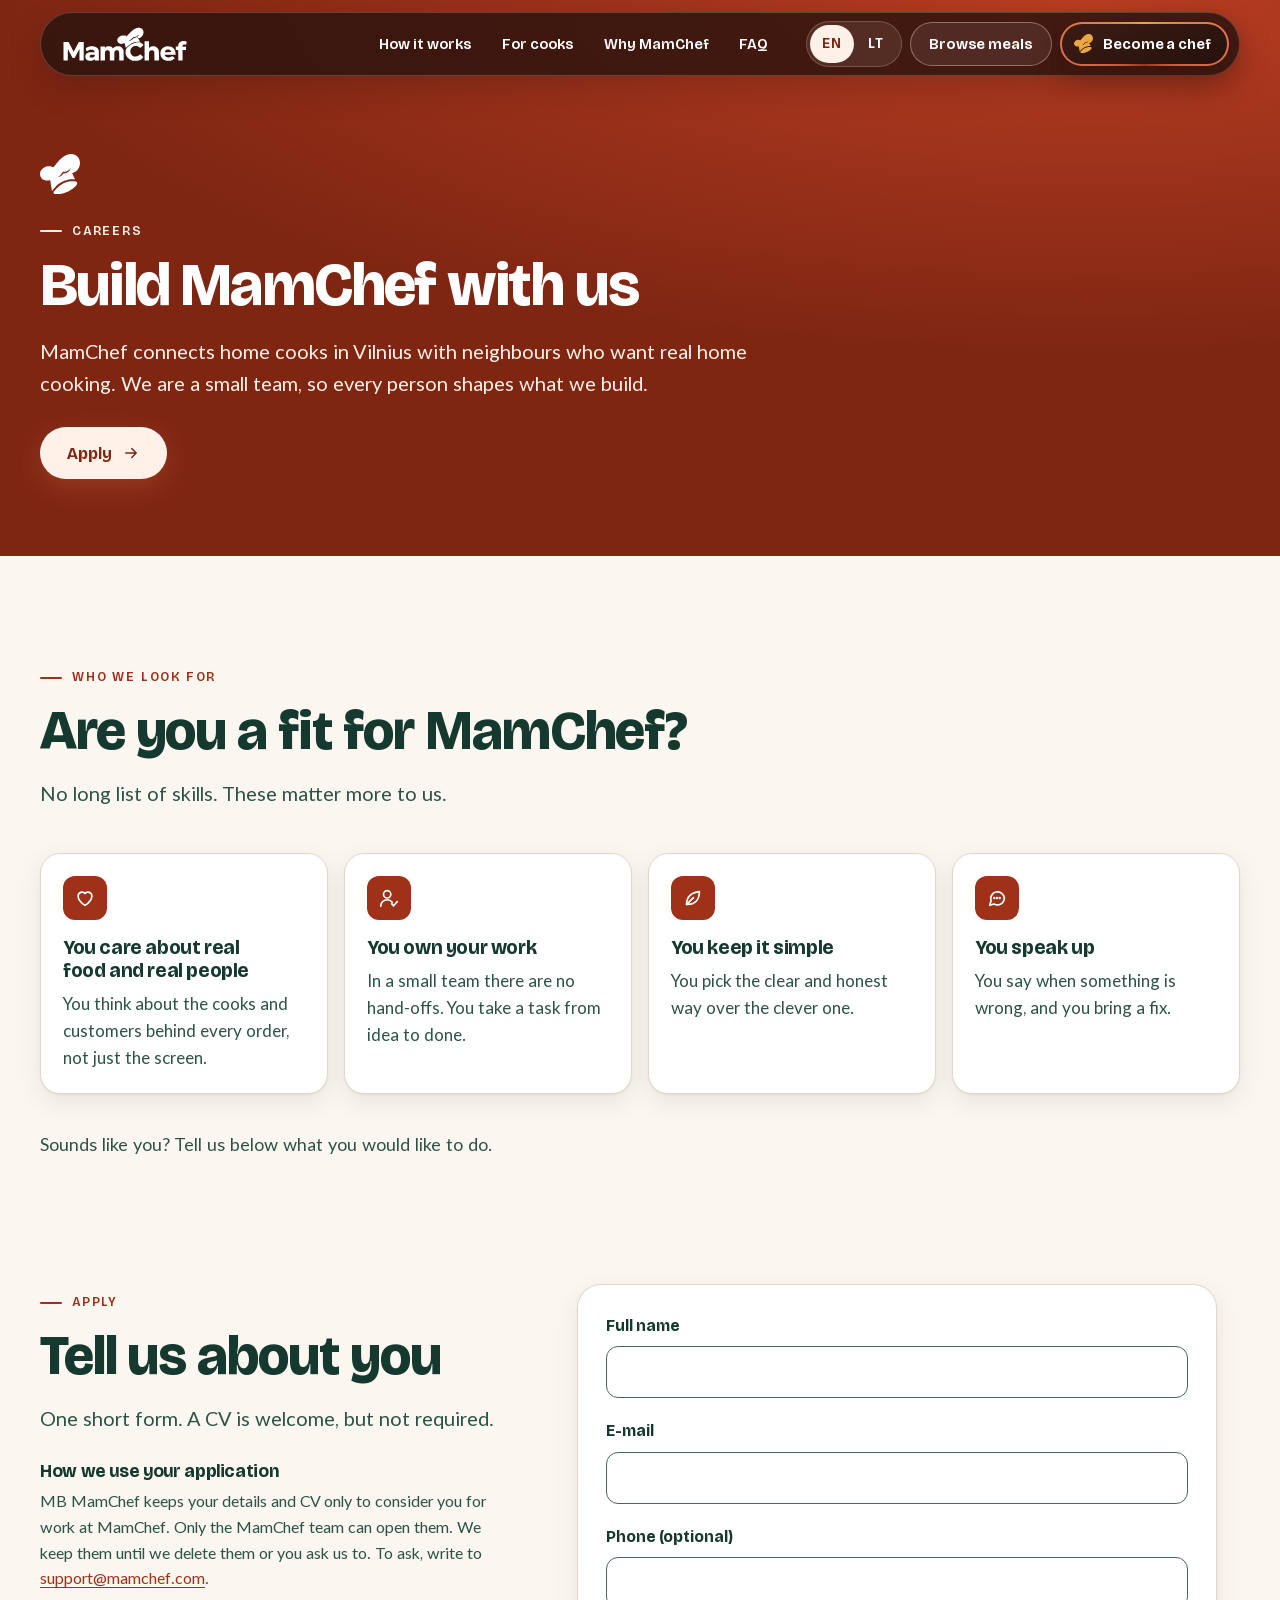
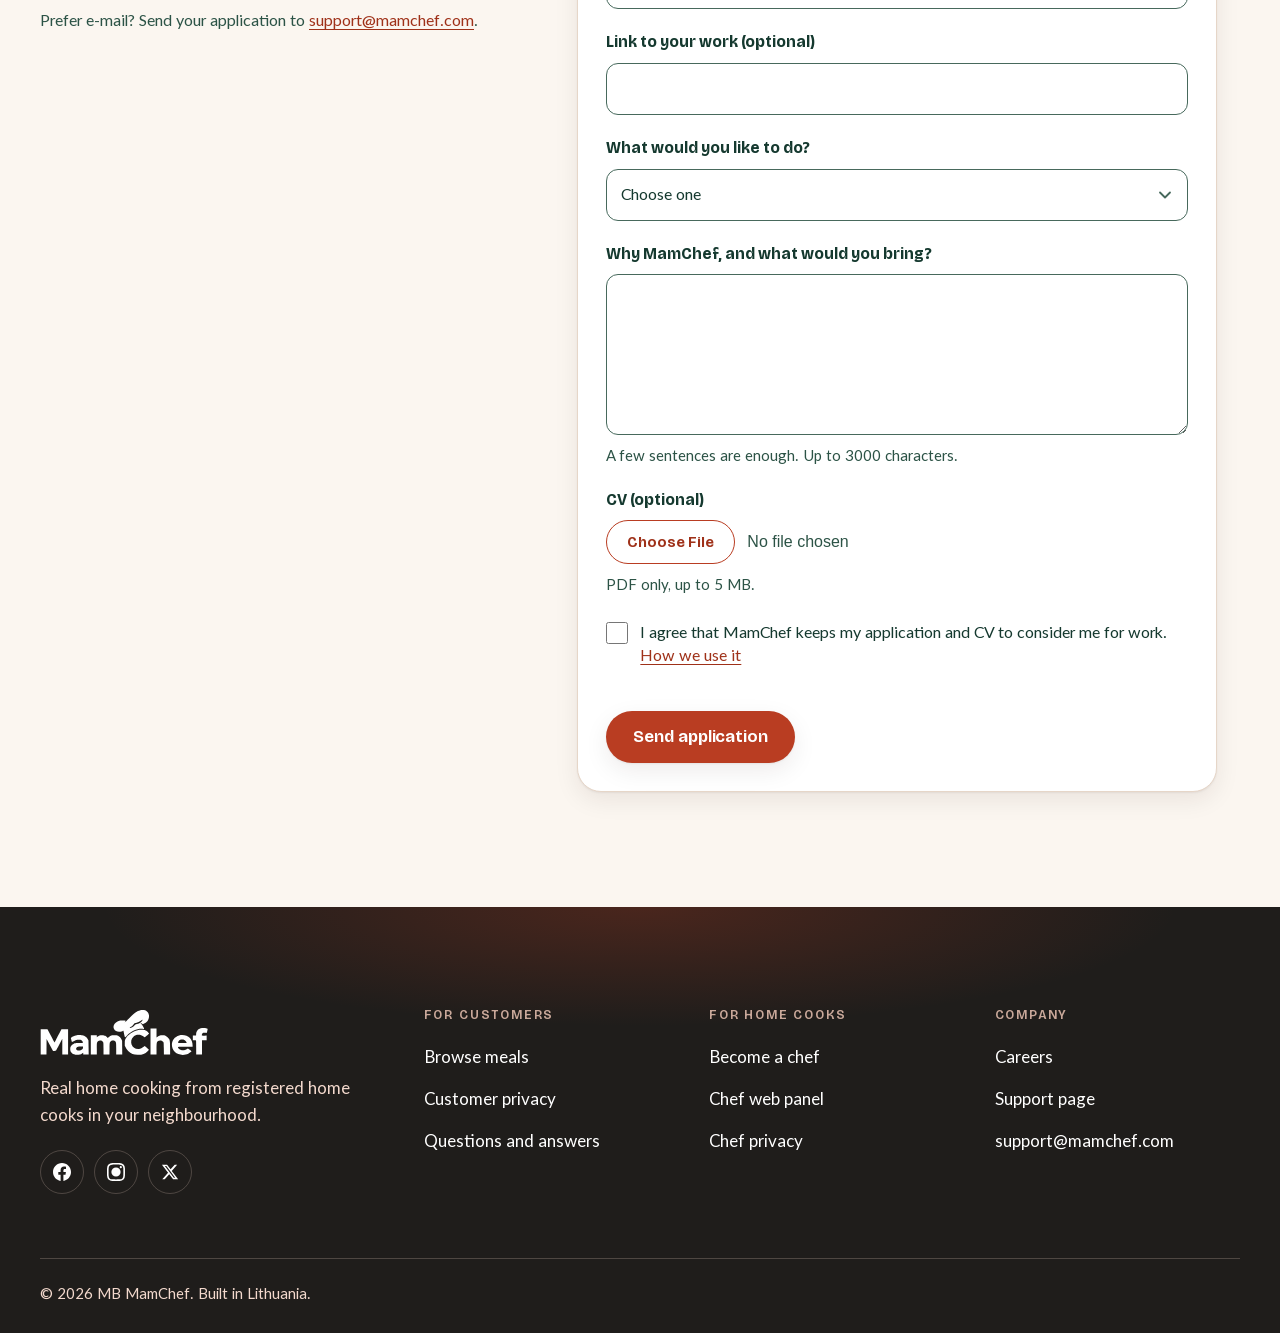
<file: careers/index.html>
<!DOCTYPE html>
<html lang="en" data-ga="G-LKLTGNYPRH">
<head>
<meta charset="utf-8">
<meta name="viewport" content="width=device-width, initial-scale=1, viewport-fit=cover">
<title data-en="Careers at MamChef" data-lt="Karjera MamChef">Careers at MamChef</title>
<meta name="description" content="Work on MamChef, the home-cooking marketplace from Vilnius. Tell us what you would like to do and send your application." data-content-en="Work on MamChef, the home-cooking marketplace from Vilnius. Tell us what you would like to do and send your application." data-content-lt="Dirbkite su MamChef – namų virėjų maisto platforma iš Vilniaus. Papasakokite, ką norėtumėte daryti, ir atsiųskite paraišką.">
<link rel="canonical" href="https://mamchef.com/careers/">
<meta name="robots" content="index, follow">
<meta name="theme-color" content="#7f2613">
<meta name="color-scheme" content="only light">
<meta property="og:type" content="website">
<meta property="og:site_name" content="MamChef">
<meta property="og:url" content="https://mamchef.com/careers/">
<meta property="og:title" content="Careers at MamChef">
<meta property="og:description" content="Work on MamChef, the home-cooking marketplace from Vilnius. Tell us what you would like to do and send your application.">
<meta property="og:image" content="https://mamchef.com/assets/img/og.png">
<meta property="og:image:width" content="1200">
<meta property="og:image:height" content="630">
<meta name="twitter:card" content="summary_large_image">
<meta name="twitter:title" content="Careers at MamChef">
<meta name="twitter:description" content="Work on MamChef, the home-cooking marketplace from Vilnius. Tell us what you would like to do and send your application.">
<meta name="twitter:image" content="https://mamchef.com/assets/img/og.png">
<link rel="icon" href="../favicon.ico" sizes="48x48">
<link rel="icon" href="../assets/img/favicon.svg" type="image/svg+xml">
<link rel="icon" href="../assets/img/favicon-32.png" type="image/png" sizes="32x32">
<link rel="apple-touch-icon" href="../assets/img/apple-touch-icon.png">
<link rel="preload" href="../assets/fonts/bricolage-grotesque-600-800.woff2" as="font" type="font/woff2" crossorigin>
<link rel="preload" href="../assets/fonts/mc-text-400.woff2" as="font" type="font/woff2" crossorigin>
<script>(function(d){var c=d.documentElement.classList,l;c.add('js');try{l=localStorage.getItem('mc-lang')}catch(e){}if(!l){var n=(navigator.languages&&navigator.languages[0])||navigator.language||'';l=n.toLowerCase().indexOf('lt')===0?'lt':'en'}if(l==='lt')c.add('i18n-wait');if(window.matchMedia&&matchMedia('(prefers-reduced-motion: reduce)').matches)c.add('motion-off')})(document)</script>
<script>(function(n,c){var u=n.userAgent||'';if(/iPhone|iPad|iPod/.test(u)||(/Macintosh/.test(u)&&n.maxTouchPoints>1))c.add('os-ios');else if(/Android/i.test(u))c.add('os-android')})(navigator,document.documentElement.classList)</script>
<!-- CSS/JS are cached 30 days (immutable): after editing any assets/css or assets/js file, update its ?v= in all 6 pages to the first 8 chars of its new sha256 (shasum -a 256 FILE | cut -c1-8). -->
<link rel="stylesheet" href="../assets/css/site.css?v=20bf6e77">
<link rel="stylesheet" href="../assets/css/careers.css?v=4222d59f">
<script src="../assets/js/site.js?v=e4d9827e" defer></script>
<script src="../assets/js/careers.js?v=99cbec9a" defer></script>
</head>
<body class="cr-page">
<svg class="sprite" width="0" height="0" aria-hidden="true" focusable="false" style="position:absolute;overflow:hidden">
  <symbol id="wm" viewBox="0 0 754 210"><path fill-rule="evenodd" d="M 450.08 5.59 C 435.56 9.49, 423.97 17.84, 401.5 40.58 C 391.6 50.6, 382.38 59.34, 381 60.02 C 378.96 61.02, 379.21 60.51, 382.34 57.24 C 384.75 54.72, 385.77 52.98, 385.08 52.55 C 382.95 51.23, 366.44 50.78, 360.61 51.88 C 338.41 56.05, 324.52 74.74, 332.25 90.02 C 337.08 99.58, 348.45 104.36, 360.9 102.07 C 364.42 101.42, 368.56 100.24, 370.1 99.45 C 373.71 97.58, 375 97.62, 375 99.58 C 375 101.39, 380.96 126.3, 381.54 126.87 C 381.74 127.08, 385.36 123.81, 389.56 119.6 C 409.88 99.28, 435.17 88.15, 458.75 89.15 C 464.96 89.41, 467 89.18, 467 88.22 C 467 85.23, 459.42 72.27, 454.86 67.44 C 449.05 61.31, 450.21 59.65, 456.8 64.68 C 459.19 66.5, 461.68 68, 462.33 67.99 C 465.31 67.97, 474.39 62.68, 478.24 58.72 C 492.52 44.03, 493.36 22.69, 480.13 10.74 C 473.16 4.44, 461.68 2.47, 450.08 5.59 M 454 52.14 C 447.84 57.7, 437.97 62.14, 430.43 62.75 C 424.53 63.23, 424.27 63.37, 421.58 67.62 C 418.32 72.79, 412.65 77.85, 406.45 81.13 C 404 82.43, 402 83.74, 402 84.03 C 402 84.32, 403.18 84.66, 404.61 84.78 C 408.57 85.11, 418.53 79.29, 423.8 73.56 C 428.01 69, 429.18 68.33, 434.94 67.16 C 443.23 65.47, 449.57 62.21, 455.18 56.76 C 459.63 52.44, 461.93 47.96, 459.66 48.04 C 459.02 48.07, 456.48 49.91, 454 52.14 M 721.31 86.86 C 713.81 89.45, 708.31 93.44, 704.96 98.73 C 701.88 103.57, 701.14 106.29, 700.69 114.42 L 700.41 119.33 693.21 119.1 L 686 118.87 686 129.43 L 686 140 692.89 140 C 698.26 140, 699.92 140.35, 700.39 141.58 C 700.73 142.45, 701 156.85, 701 173.58 L 701 204 714 204 L 727 204 727 172 L 727 140 737.5 140 L 748 140 748 129.49 L 748 118.99 737.61 119.58 C 730.75 119.97, 727 119.81, 726.57 119.11 C 725.36 117.16, 728 110.14, 730.76 107.98 C 732.98 106.22, 734.45 105.92, 738.98 106.28 C 742.02 106.52, 745.4 107.03, 746.51 107.41 C 748.33 108.04, 748.74 107.24, 750.9 98.95 C 753.61 88.58, 753.78 88.99, 745.57 86.5 C 738.91 84.47, 727.73 84.64, 721.31 86.86 M 496 145.5 L 496 204 509.5 204 L 523 204 523.02 180.75 C 523.05 156.04, 523.81 149.93, 527.31 146.12 C 534.31 138.51, 548.47 139.59, 553.5 148.11 C 555.34 151.23, 555.52 153.62, 555.81 177.75 L 556.12 204 570.06 204 L 584 204 584 177.68 C 584 149.67, 583.23 142.36, 579.5 135 C 576.63 129.34, 569.38 122.53, 563.18 119.66 C 559.42 117.93, 556.63 117.5, 549 117.5 C 538.24 117.5, 532.09 119.59, 526.25 125.25 L 523 128.39 523 107.7 L 523 87 509.5 87 L 496 87 496 145.5 M 3 147.5 L 3 204 15.99 204 L 28.97 204 29.24 169.14 L 29.5 134.28 43.95 161.14 L 58.4 188 64.58 188 C 68.34 188, 71.14 187.51, 71.72 186.75 C 72.72 185.46, 79.18 173.28, 92.38 147.79 L 100 133.08 100 168.54 L 100 204 113 204 L 126 204 126 147.5 L 126 91 111.09 91 L 96.18 91 92.18 98.75 C 89.99 103.01, 85.65 111.22, 82.55 117 C 79.44 122.78, 74.34 132.56, 71.2 138.75 C 68.07 144.93, 65.28 149.99, 65 149.98 C 64.72 149.97, 57.52 136.71, 49 120.52 L 33.5 91.07 18.25 91.03 L 3 91 3 147.5 M 446 93.64 C 424.91 97.64, 399.87 111.98, 389.11 126.24 C 381.78 135.95, 380.5 139.94, 380.5 153.07 L 380.5 164.65 384.73 173.18 C 388 179.78, 390.5 183.17, 395.76 188.14 C 408.58 200.23, 419.96 204.97, 438 205.72 C 457.65 206.53, 470.82 201.78, 483.01 189.49 C 488.53 183.92, 489.23 182.82, 487.97 181.69 C 487.16 180.97, 482.8 177.11, 478.28 173.11 L 470.05 165.84 465.28 169.85 C 458.55 175.49, 451.19 178.91, 444.16 179.64 C 413.94 182.8, 397.13 145.25, 419.36 124.22 C 426.17 117.78, 432.26 115.49, 442.5 115.53 C 451.54 115.55, 456.72 117.4, 464.61 123.43 C 467.18 125.39, 469.67 127, 470.14 127 C 470.82 127, 481.96 117.73, 488.96 111.34 C 490.23 110.19, 489.75 109.31, 485.46 104.95 C 482.73 102.16, 477.62 98.47, 474.08 96.73 C 468.37 93.91, 466.6 93.53, 458.08 93.36 C 452.81 93.25, 447.38 93.38, 446 93.64 M 165.5 117.65 C 158.43 119.12, 153.71 120.71, 148 123.55 C 140.06 127.5, 137.45 130.09, 138.81 132.67 C 139.34 133.68, 140.29 136.97, 140.91 140 C 142.78 149.03, 142.55 148.97, 153.52 143.41 C 163.14 138.54, 163.3 138.5, 172.86 138.5 C 181.09 138.5, 183.03 138.83, 186.08 140.72 C 189.87 143.09, 192 146.58, 192 150.45 L 192 152.8 174.75 153.16 C 158.71 153.5, 157.12 153.71, 152 156.1 C 139.98 161.74, 135.55 168.17, 135.55 180 C 135.55 188.84, 137.78 194.03, 143.69 198.9 C 149.19 203.43, 156.05 205.46, 166 205.48 C 176.35 205.5, 182.9 203.73, 188.66 199.33 C 191.06 197.5, 193.24 196, 193.51 196 C 193.78 196, 194 197.8, 194 200 L 194 204 206.25 204 L 218.5 204 218 172.75 L 217.5 141.5 214.55 135.68 C 209.83 126.35, 201.85 120.83, 189.2 118.13 C 184.16 117.05, 169.76 116.76, 165.5 117.65 M 267.38 118.56 C 265.12 119.39, 261.41 121.67, 259.13 123.62 L 255 127.16 255 122.58 L 255 118 241.5 118 L 228 118 228 161 L 228 204 241.5 204 L 255 204 255 178.23 C 255 155.07, 255.19 152.12, 256.85 149.02 C 259.46 144.15, 263.07 141.79, 268.79 141.25 C 275.65 140.59, 280.31 142.94, 282.96 148.41 C 284.85 152.33, 285 154.49, 285 178.32 L 285 204 298.44 204 L 311.88 204 312.19 177.57 C 312.53 148.47, 312.48 148.72, 319.38 143.56 C 323.21 140.7, 331.77 140.71, 335.68 143.57 C 341.63 147.94, 342 149.93, 342 178.25 L 342 204 355.58 204 L 369.15 204 368.83 173.25 L 368.5 142.5 365.87 136.88 C 362.29 129.26, 356.95 123.61, 350.16 120.28 C 345.01 117.75, 343.5 117.5, 333.5 117.5 C 323.4 117.5, 322.07 117.73, 317.21 120.28 C 314.31 121.82, 310.12 124.7, 307.91 126.7 L 303.89 130.33 301.05 126.88 C 299.49 124.98, 295.81 122.12, 292.87 120.53 C 288.45 118.12, 286.13 117.57, 279.51 117.33 C 274.17 117.14, 270.13 117.55, 267.38 118.56 M 624.5 118.89 C 604.33 124.76, 591.98 140.72, 592.01 160.85 C 592.06 187.15, 612.37 206, 640.66 206 C 650.9 206, 657.77 204.61, 665.5 200.96 C 671.09 198.32, 680 191.69, 680 190.17 C 680 189.8, 676.38 186.64, 671.95 183.14 L 663.91 176.79 660.05 179.46 C 652.87 184.44, 641.33 186.39, 633.08 184.02 C 626.13 182.03, 619 174.98, 619 170.1 C 619 169.32, 628.69 169, 652 169 L 685 169 684.98 163.75 C 684.94 151.33, 680.3 138.54, 672.94 130.55 C 662.42 119.14, 641.19 114.03, 624.5 118.89 M 629.5 138.57 C 623.88 141.5, 619 147.72, 619 151.97 C 619 152.64, 625.76 153, 638.5 153 C 657.07 153, 658 152.91, 658 151.08 C 658 148.28, 652.06 141, 648.02 138.85 C 643.63 136.52, 633.73 136.37, 629.5 138.57 M 171.84 168.94 C 164.5 170.37, 160.95 174.67, 162.38 180.38 C 164.23 187.76, 182.36 187.84, 189.7 180.5 C 192.48 177.72, 193 176.47, 193 172.6 L 193 168 184.25 168.12 C 179.44 168.18, 173.85 168.55, 171.84 168.94"/></symbol>
  <symbol id="hat" viewBox="0 0 508 512"><path fill-rule="evenodd" pathLength="1" d="M 372.4 1.6 C 337.2 6.1, 298.6 28.3, 258.7 67 C 240.9 84.2, 218.2 109.6, 200 132.4 C 198.7 134.1, 192.3 142.1, 185.8 150.2 C 179.4 158.3, 173.7 165.7, 173.2 166.7 C 172.4 168, 171.8 168.1, 170.8 167.3 C 168.6 165.5, 150.5 159.1, 142.8 157.4 C 131.4 154.9, 109.4 154.4, 96.9 156.5 C 68.6 161.1, 46.8 172.2, 28 191.6 C 12.9 207.2, 4.9 222.2, 1.5 241.4 C -5.8 282.4, 18.6 319.6, 62.5 334.1 C 72.4 337.3, 72.7 337.4, 91.5 337.4 C 110.4 337.4, 110.6 337.4, 119.5 334.2 C 124.4 332.4, 128.7 331, 129.1 331 C 129.5 331, 130.1 333.6, 130.5 336.8 C 130.9 339.9, 132.4 350.1, 134 359.5 C 135.5 368.9, 138 383.9, 139.4 393 C 140.9 402.1, 143.4 417.6, 145 427.5 C 146.6 437.4, 148.7 450.2, 149.6 456 C 150.6 461.8, 151.6 467.2, 151.9 468.2 C 152.3 469.4, 154.9 466.6, 161.3 458 C 166.2 451.5, 171 445.3, 171.9 444.3 C 172.8 443.3, 178.4 437.1, 184.2 430.5 C 212.5 398.3, 246.1 372, 282.5 353.6 C 317.6 335.8, 353 325.4, 393.2 321.1 C 409.3 319.3, 430 320, 442.3 322.6 C 445.6 323.3, 445.7 323.8, 438 307.5 C 435.1 301.4, 430.9 292.4, 428.5 287.5 C 426.2 282.6, 420.6 270.7, 416 261.1 C 407.5 243.2, 407.3 242.1, 412.3 242 C 414.4 242, 429.8 236.2, 436.1 233 C 459.9 221, 483.1 196.7, 495.5 170.5 C 506.9 146.6, 510.3 119.3, 505.5 91 C 499.6 56.4, 478.6 27.9, 447.2 12.1 C 427 1.9, 399.6 -1.9, 372.4 1.6 M 382 185.9 C 376.3 193.5, 368 201.5, 358.8 208.1 C 352.8 212.4, 339.4 220, 337.8 220 C 337.3 220, 335.4 220.6, 333.7 221.4 C 329.3 223.4, 323.4 225.2, 320.2 225.5 C 306.7 226.9, 299.8 227.1, 295 226.2 C 288.5 225, 288.6 224.9, 283.7 234.2 C 271.6 256.8, 252.1 277.4, 231.8 288.9 C 228.6 290.7, 226 292.3, 226 292.4 C 226 292.6, 228.8 292.3, 232.3 291.8 C 245.5 290, 261.9 282.7, 274.6 272.9 C 281.6 267.5, 292.7 255.7, 296.9 249.2 L 300.3 244 307.4 244 C 319 243.9, 329.7 241.7, 340 237.2 C 350.8 232.4, 364.9 222.3, 370.7 215.3 C 375.3 209.7, 382 200.2, 382 199.4 C 382 199.1, 383.4 195.7, 385.1 191.9 C 386.9 187.6, 388 183.7, 387.8 181.7 L 387.5 178.4 382 185.9 M 400 345.6 C 398.1 345.9, 390.9 346.7, 384 347.5 C 323.9 354.6, 258.9 388, 210 437 C 191.7 455.3, 172.9 479, 170.8 486.6 C 168.8 494.1, 174.4 502.7, 184.3 507 C 198.9 513.5, 238.4 513.5, 265.5 507.1 C 270.3 505.9, 275.6 504.8, 277.3 504.4 C 281.3 503.8, 294.5 499.8, 307.5 495.5 C 378.3 471.6, 447 424.9, 468.3 386 C 472.4 378.5, 473.7 371.4, 472.1 365.3 C 469.9 357.1, 458 350.3, 441 347.4 C 432.4 345.9, 406.5 344.8, 400 345.6"/></symbol>
  <symbol id="i-arrow" viewBox="0 0 24 24" fill="none" stroke="currentColor" stroke-width="2" stroke-linecap="round" stroke-linejoin="round"><path d="M5 12h14M13 6l6 6-6 6"/></symbol>
  <symbol id="i-check" viewBox="0 0 24 24" fill="none" stroke="currentColor" stroke-width="2.2" stroke-linecap="round" stroke-linejoin="round"><path d="M5 12.5l4.2 4.2L19 7"/></symbol>
  <symbol id="i-pin" viewBox="0 0 24 24" fill="none" stroke="currentColor" stroke-width="1.8" stroke-linecap="round" stroke-linejoin="round"><path d="M12 21s-7-6.2-7-11.5a7 7 0 0 1 14 0C19 14.8 12 21 12 21z"/><circle cx="12" cy="9.5" r="2.5"/></symbol>
  <symbol id="i-bell" viewBox="0 0 24 24" fill="none" stroke="currentColor" stroke-width="1.8" stroke-linecap="round" stroke-linejoin="round"><path d="M6 16v-5a6 6 0 0 1 12 0v5l1.5 2h-15z"/><path d="M10 20.5a2 2 0 0 0 4 0"/></symbol>
  <symbol id="i-search" viewBox="0 0 24 24" fill="none" stroke="currentColor" stroke-width="2" stroke-linecap="round"><circle cx="11" cy="11" r="6.5"/><path d="M16 16l4.5 4.5"/></symbol>
  <symbol id="i-home" viewBox="0 0 24 24" fill="currentColor"><path d="M3.6 10.6L12 3.8l8.4 6.8V20a1 1 0 0 1-1 1h-4.6v-6.2H9.2V21H4.6a1 1 0 0 1-1-1z"/></symbol>
  <symbol id="i-orders" viewBox="0 0 24 24" fill="none" stroke="currentColor" stroke-width="1.8" stroke-linecap="round" stroke-linejoin="round"><rect x="5" y="4.5" width="14" height="16.5" rx="2"/><path d="M9 3.5h6v3H9zM8.5 11h7M8.5 15h5"/></symbol>
  <symbol id="i-cart" viewBox="0 0 24 24" fill="none" stroke="currentColor" stroke-width="1.8" stroke-linecap="round" stroke-linejoin="round"><path d="M3.5 9h17l-1.8 10a1.6 1.6 0 0 1-1.6 1.3H6.9a1.6 1.6 0 0 1-1.6-1.3z"/><path d="M8 9l3-5M16 9l-3-5M9 13v4M15 13v4"/></symbol>
  <symbol id="i-user" viewBox="0 0 24 24" fill="none" stroke="currentColor" stroke-width="1.8" stroke-linecap="round"><circle cx="12" cy="8" r="4"/><path d="M4.5 21a7.5 7.5 0 0 1 15 0"/></symbol>
  <symbol id="i-cloche" viewBox="0 0 24 24" fill="none" stroke="currentColor" stroke-width="1.9" stroke-linecap="round" stroke-linejoin="round"><path d="M3 18h18M5 18a7 7 0 0 1 14 0M12 8V6M10 6h4"/></symbol>
  <symbol id="i-heart" viewBox="0 0 24 24" fill="none" stroke="currentColor" stroke-width="1.8" stroke-linejoin="round"><path d="M12 20s-7.5-4.6-7.5-10.2A4.3 4.3 0 0 1 12 7a4.3 4.3 0 0 1 7.5 2.8C19.5 15.4 12 20 12 20z"/></symbol>
  <symbol id="i-star" viewBox="0 0 24 24" fill="currentColor"><path d="M12 3.5l2.6 5.4 5.9.8-4.3 4.1 1 5.8L12 16.9l-5.2 2.7 1-5.8-4.3-4.1 5.9-.8z"/></symbol>
  <symbol id="i-shield" viewBox="0 0 24 24" fill="none" stroke="currentColor" stroke-width="1.8" stroke-linecap="round" stroke-linejoin="round"><path d="M12 3l7.5 3v5.5c0 4.6-3.2 8.4-7.5 9.5-4.3-1.1-7.5-4.9-7.5-9.5V6z"/><path d="M8.5 12l2.5 2.5 4.5-5"/></symbol>
  <symbol id="i-bag" viewBox="0 0 24 24" fill="none" stroke="currentColor" stroke-width="1.8" stroke-linecap="round" stroke-linejoin="round"><path d="M5 8h14l-1 12.5H6z"/><path d="M9 10V6.5a3 3 0 0 1 6 0V10"/></symbol>
  <symbol id="i-bike" viewBox="0 0 24 24" fill="none" stroke="currentColor" stroke-width="1.8" stroke-linecap="round" stroke-linejoin="round"><circle cx="6" cy="17" r="3"/><circle cx="18" cy="17" r="3"/><path d="M6 17l3.5-7H15l3 7M9.5 10L8 7H5.5M15 10l-1.5-3H16"/></symbol>
  <symbol id="i-leaf" viewBox="0 0 24 24" fill="none" stroke="currentColor" stroke-width="1.8" stroke-linecap="round" stroke-linejoin="round"><path d="M5 19c0-8 5-13 14-14 0 9-5 14-13 14z"/><path d="M5 19l7.5-7.5"/></symbol>
  <symbol id="i-calendar" viewBox="0 0 24 24" fill="none" stroke="currentColor" stroke-width="1.8" stroke-linecap="round"><rect x="4" y="5.5" width="16" height="15" rx="2.5"/><path d="M4 10h16M8.5 3.5v4M15.5 3.5v4"/></symbol>
  <symbol id="i-chat" viewBox="0 0 24 24" fill="none" stroke="currentColor" stroke-width="1.8" stroke-linejoin="round"><path d="M20 12a7.5 7.5 0 0 1-11.2 6.5L4 20l1.5-4.6A7.5 7.5 0 1 1 20 12z"/><path d="M9 12h.01M12 12h.01M15 12h.01" stroke-width="2.6" stroke-linecap="round"/></symbol>
  <symbol id="i-card" viewBox="0 0 24 24" fill="none" stroke="currentColor" stroke-width="1.8" stroke-linecap="round"><rect x="3" y="6" width="18" height="13" rx="2.5"/><path d="M3 10.5h18M7 15h4"/></symbol>
  <symbol id="i-user-check" viewBox="0 0 24 24" fill="none" stroke="currentColor" stroke-width="1.8" stroke-linecap="round" stroke-linejoin="round"><circle cx="10" cy="8" r="4"/><path d="M3 21a7 7 0 0 1 12.5-4.3M15 18.5l2 2 4-4.5"/></symbol>
  <symbol id="i-mail" viewBox="0 0 24 24" fill="none" stroke="currentColor" stroke-width="1.8" stroke-linecap="round" stroke-linejoin="round"><rect x="3.5" y="5.5" width="17" height="13" rx="2.5"/><path d="M4 7l8 6 8-6"/></symbol>
  <symbol id="i-ext" viewBox="0 0 24 24" fill="none" stroke="currentColor" stroke-width="2" stroke-linecap="round" stroke-linejoin="round"><path d="M14 4h6v6M20 4l-9 9M18 14v5a1 1 0 0 1-1 1H5a1 1 0 0 1-1-1V7a1 1 0 0 1 1-1h5"/></symbol>
  <symbol id="i-apple" viewBox="0 0 24 24" fill="currentColor"><path d="M16.4 12.6c0-2.2 1.8-3.3 1.9-3.3-1-1.5-2.6-1.7-3.2-1.7-1.4-.1-2.6.8-3.3.8-.7 0-1.7-.8-2.9-.8-1.5 0-2.8.9-3.6 2.2-1.5 2.7-.4 6.6 1.1 8.8.7 1 1.6 2.2 2.7 2.2 1.1 0 1.5-.7 2.8-.7 1.3 0 1.7.7 2.9.7 1.2 0 1.9-1.1 2.6-2.1.8-1.2 1.2-2.4 1.2-2.5 0 0-2.3-.9-2.2-3.6zM14.2 6.1c.6-.7 1-1.7.9-2.8-.9 0-1.9.6-2.5 1.3-.6.6-1.1 1.7-.9 2.7.9.1 1.9-.5 2.5-1.2z"/></symbol>
  <symbol id="i-gplay" viewBox="0 0 24 24" fill="currentColor"><path d="M4.4 2.9l9.4 9.1-9.4 9.1c-.3-.2-.5-.6-.5-1.1V4c0-.5.2-.9.5-1.1zM15 13.2l2.3 2.2-10.9 6.2 8.6-8.4zm3.5-3.3l2.6 1.5c.8.5.8 1.6 0 2.1l-2.6 1.5-2.5-2.5 2.5-2.6zM6.4 2.4l10.9 6.2-2.3 2.2-8.6-8.4z"/></symbol>
  <symbol id="i-fb" viewBox="0 0 24 24" fill="currentColor"><path d="M24 12.073c0-6.627-5.373-12-12-12s-12 5.373-12 12c0 5.99 4.388 10.954 10.125 11.854v-8.385H7.078v-3.47h3.047V9.43c0-3.007 1.792-4.669 4.533-4.669 1.312 0 2.686.235 2.686.235v2.953H15.83c-1.491 0-1.956.925-1.956 1.874v2.25h3.328l-.532 3.47h-2.796v8.385C19.612 23.027 24 18.062 24 12.073z"/></symbol>
  <symbol id="i-ig" viewBox="0 0 24 24" fill="currentColor"><path d="M12 2.163c3.204 0 3.584.012 4.85.07 3.252.148 4.771 1.691 4.919 4.919.058 1.265.069 1.645.069 4.849 0 3.205-.012 3.584-.069 4.849-.149 3.225-1.664 4.771-4.919 4.919-1.266.058-1.644.07-4.85.07-3.204 0-3.584-.012-4.849-.07-3.26-.149-4.771-1.699-4.919-4.92-.058-1.265-.07-1.644-.07-4.849 0-3.204.013-3.583.07-4.849.149-3.227 1.664-4.771 4.919-4.919 1.266-.057 1.645-.069 4.849-.069zm0-2.163c-3.259 0-3.667.014-4.947.072-4.358.2-6.78 2.618-6.98 6.98-.059 1.281-.073 1.689-.073 4.948 0 3.259.014 3.668.072 4.948.2 4.358 2.618 6.78 6.98 6.98 1.281.058 1.689.072 4.948.072 3.259 0 3.668-.014 4.948-.072 4.354-.2 6.782-2.618 6.979-6.98.059-1.28.073-1.689.073-4.948 0-3.259-.014-3.667-.072-4.947-.196-4.354-2.617-6.78-6.979-6.98-1.281-.059-1.69-.073-4.949-.073zM5.838 12a6.162 6.162 0 1 1 12.324 0 6.162 6.162 0 0 1-12.324 0zM12 16a4 4 0 1 1 0-8 4 4 0 0 1 0 8zm4.965-10.405a1.44 1.44 0 1 1 2.881.001 1.44 1.44 0 0 1-2.881-.001z"/></symbol>
  <symbol id="i-x" viewBox="0 0 24 24" fill="currentColor"><path d="M18.244 2.25h3.308l-7.227 8.26 8.502 11.24H16.17l-5.214-6.817L4.99 21.75H1.68l7.73-8.835L1.254 2.25H8.08l4.713 6.231zm-1.161 17.52h1.833L7.084 4.126H5.117z"/></symbol>
  <symbol id="i-doc" viewBox="0 0 24 24" fill="none" stroke="currentColor" stroke-width="1.8" stroke-linecap="round" stroke-linejoin="round"><path d="M7 3.5h7l4.5 4.5v11.5a1 1 0 0 1-1 1h-10.5a1 1 0 0 1-1-1v-15a1 1 0 0 1 1-1z"/><path d="M13.5 3.5V8.5h5M9 12.5h6M9 16h4"/></symbol>
  <symbol id="i-clock" viewBox="0 0 24 24" fill="none" stroke="currentColor" stroke-width="1.8" stroke-linecap="round" stroke-linejoin="round"><circle cx="12" cy="12" r="8.5"/><path d="M12 7.5V12l3 2"/></symbol>
  <symbol id="i-tag" viewBox="0 0 24 24" fill="none" stroke="currentColor" stroke-width="1.8" stroke-linecap="round" stroke-linejoin="round"><path d="M3.5 12V4.5a1 1 0 0 1 1-1H12l8.4 8.4a1.4 1.4 0 0 1 0 2l-6.5 6.5a1.4 1.4 0 0 1-2 0z"/><circle cx="8" cy="8" r="1.5"/></symbol>
  <symbol id="i-bank" viewBox="0 0 24 24" fill="none" stroke="currentColor" stroke-width="1.8" stroke-linecap="round" stroke-linejoin="round"><path d="M3.5 9.5L12 4l8.5 5.5z"/><path d="M6 12v5M10 12v5M14 12v5M18 12v5M3.5 20h17"/></symbol>
  <symbol id="i-chart" viewBox="0 0 24 24" fill="none" stroke="currentColor" stroke-width="1.8" stroke-linecap="round" stroke-linejoin="round"><path d="M4 4.5v15h16"/><path d="M7.5 15l3.5-4 3 2.5 5-6"/></symbol>
  <symbol id="i-camera" viewBox="0 0 24 24" fill="none" stroke="currentColor" stroke-width="1.8" stroke-linecap="round" stroke-linejoin="round"><path d="M4.5 7.5h3l1.6-2.5h5.8l1.6 2.5h3a1 1 0 0 1 1 1v10a1 1 0 0 1-1 1h-15a1 1 0 0 1-1-1v-10a1 1 0 0 1 1-1z"/><circle cx="12" cy="13" r="3.6"/></symbol>
</svg>

<a class="skip-link" href="#main" data-en="Skip to content" data-lt="Pereiti prie turinio">Skip to content</a>
<header class="site-header" data-header>
  <div class="hdr">
    <a class="brand" href="../" aria-label="MamChef home" data-aria-en="MamChef home" data-aria-lt="MamChef pradžia"><svg class="wm" viewBox="0 0 754 210" aria-hidden="true" focusable="false"><use href="#wm"/></svg></a>
    <nav class="hdr-nav" aria-label="Main" data-aria-en="Main" data-aria-lt="Pagrindinis meniu">
      <ul role="list">
        <li><a href="../#how-it-works" data-en="How it works" data-lt="Kaip tai veikia">How it works</a></li>
        <li><a href="../#for-cooks" data-en="For cooks" data-lt="Virėjams">For cooks</a></li>
        <li><a href="../#why" data-en="Why MamChef" data-lt="Kodėl MamChef">Why MamChef</a></li>
        <li><a href="../#faq" data-en="FAQ" data-lt="DUK">FAQ</a></li>
      </ul>
    </nav>
    <div class="hdr-tools">
      <div class="lang" role="group" aria-label="Language" data-aria-en="Language" data-aria-lt="Kalba">
        <button type="button" data-set-lang="en" aria-pressed="true" lang="en">EN</button>
        <button type="button" data-set-lang="lt" aria-pressed="false" lang="lt">LT</button>
      </div>
      <a class="btn btn-glass btn-sm hide-sm" href="https://app.mamchef.com" data-en="Browse meals" data-lt="Rinktis patiekalus">Browse meals</a>
      <a class="btn btn-chef btn-sm hide-md" href="../chefs/"><svg class="hat" viewBox="0 0 508 512" aria-hidden="true" focusable="false"><use href="#hat"/></svg><span data-en="Become a chef" data-lt="Tapti virėju">Become a chef</span></a>
      <button type="button" class="icon-btn burger" data-burger aria-expanded="false" aria-controls="mc-menu" aria-label="Open menu" data-aria-en="Open menu" data-aria-lt="Atidaryti meniu" data-aria-close-en="Close menu" data-aria-close-lt="Uždaryti meniu"><span></span></button>
    </div>
    <div class="progress" aria-hidden="true"><i></i></div>
  </div>
</header>
<div class="sheet" id="mc-menu" hidden>
  <nav aria-label="Menu" data-aria-en="Menu" data-aria-lt="Meniu">
    <ul role="list">
        <li><a href="../#how-it-works" data-en="How it works" data-lt="Kaip tai veikia">How it works</a></li>
        <li><a href="../#for-cooks" data-en="For cooks" data-lt="Virėjams">For cooks</a></li>
        <li><a href="../#why" data-en="Why MamChef" data-lt="Kodėl MamChef">Why MamChef</a></li>
        <li><a href="../#faq" data-en="FAQ" data-lt="DUK">FAQ</a></li>
    </ul>
  </nav>
  <div class="sheet-ctas">
    <a class="btn btn-gold" href="https://app.mamchef.com"><span data-en="Browse today's meals" data-lt="Peržiūrėti šiandienos patiekalus">Browse today's meals</span><svg aria-hidden="true"><use href="#i-arrow"/></svg></a>
    <a class="btn btn-chef" href="../chefs/"><svg class="hat" viewBox="0 0 508 512" aria-hidden="true" focusable="false"><use href="#hat"/></svg><span data-en="Become a chef" data-lt="Tapti virėju">Become a chef</span></a>
  </div>
  <div class="sheet-foot">
    <a class="sheet-mail" href="mailto:support@mamchef.com">support@mamchef.com</a>
  </div>
</div>


<main id="main">

<!-- 1. Hero (the page's one rust wall) -->
<section class="cr-hero dark" aria-labelledby="cr-hero-t">
  <div class="wrap">
    <div class="cr-hero-in">
      <svg class="hat cr-hat rv" viewBox="0 0 508 512" aria-hidden="true" focusable="false"><use href="#hat"/></svg>
      <p class="eyebrow rv" data-en="Careers" data-lt="Karjera">Careers</p>
      <h1 id="cr-hero-t" class="rv" style="--d:80ms" data-en="Build MamChef with us" data-lt="Kurkite MamChef kartu su mumis">Build MamChef with us</h1>
      <p class="lead rv" style="--d:160ms" data-en="MamChef connects home cooks in Vilnius with neighbours who want real home cooking. We are a small team, so every person shapes what we build." data-lt="MamChef jungia namų virėjus Vilniuje su kaimynais, kurie nori tikro naminio maisto. Esame nedidelė komanda, todėl kiekvienas žmogus daro įtaką tam, ką kuriame.">MamChef connects home cooks in Vilnius with neighbours who want real home cooking. We are a small team, so every person shapes what we build.</p>
      <p class="rv" style="--d:240ms"><a class="btn btn-gold" href="#apply"><span data-en="Apply" data-lt="Pateikti paraišką">Apply</span><svg aria-hidden="true"><use href="#i-arrow"/></svg></a></p>
    </div>
  </div>
</section>

<!-- 2. Fit -->
<section class="cr-fit" aria-labelledby="cr-fit-t">
  <div class="wrap">
    <div class="rv">
      <p class="eyebrow" data-en="Who we look for" data-lt="Ko ieškome">Who we look for</p>
      <h2 id="cr-fit-t" class="h2" data-en="Are you a fit for MamChef?" data-lt="Ar MamChef – jums?">Are you a fit for MamChef?</h2>
      <p class="lead" style="margin-top:16px" data-en="No long list of skills. These matter more to us." data-lt="Ilgo įgūdžių sąrašo nėra. Mums svarbiau štai kas.">No long list of skills. These matter more to us.</p>
    </div>
    <ul class="cr-cards" role="list">
      <li class="cr-card rv">
        <span class="cr-tic" aria-hidden="true"><svg><use href="#i-heart"/></svg></span>
        <h3 data-en="You care about real food and real people" data-lt="Jums rūpi tikras maistas ir tikri žmonės">You care about real food and real people</h3>
        <p data-en="You think about the cooks and customers behind every order, not just the screen." data-lt="Galvojate apie virėjus ir klientus, esančius už kiekvieno užsakymo, o ne tik apie ekraną.">You think about the cooks and customers behind every order, not just the screen.</p>
      </li>
      <li class="cr-card rv" style="--d:70ms">
        <span class="cr-tic" aria-hidden="true"><svg><use href="#i-user-check"/></svg></span>
        <h3 data-en="You own your work" data-lt="Atsakote už savo darbą">You own your work</h3>
        <p data-en="In a small team there are no hand-offs. You take a task from idea to done." data-lt="Mažoje komandoje darbų niekam neperduodame. Užduotį vedate nuo idėjos iki pabaigos.">In a small team there are no hand-offs. You take a task from idea to done.</p>
      </li>
      <li class="cr-card rv" style="--d:140ms">
        <span class="cr-tic" aria-hidden="true"><svg><use href="#i-leaf"/></svg></span>
        <h3 data-en="You keep it simple" data-lt="Renkatės paprastumą">You keep it simple</h3>
        <p data-en="You pick the clear and honest way over the clever one." data-lt="Renkatės aiškų ir sąžiningą sprendimą, o ne gudrų.">You pick the clear and honest way over the clever one.</p>
      </li>
      <li class="cr-card rv" style="--d:210ms">
        <span class="cr-tic" aria-hidden="true"><svg><use href="#i-chat"/></svg></span>
        <h3 data-en="You speak up" data-lt="Sakote, ką galvojate">You speak up</h3>
        <p data-en="You say when something is wrong, and you bring a fix." data-lt="Pasakote, kai kas nors negerai, ir pasiūlote, kaip pataisyti.">You say when something is wrong, and you bring a fix.</p>
      </li>
    </ul>
    <p class="cr-fit-end rv" data-en="Sounds like you? Tell us below what you would like to do." data-lt="Atpažįstate save? Žemiau parašykite, ką norėtumėte daryti.">Sounds like you? Tell us below what you would like to do.</p>
  </div>
</section>

<!-- 3. Apply -->
<section class="cr-apply" id="apply" aria-labelledby="cr-apply-t">
  <div class="wrap cr-apply-in">
    <div class="cr-apply-head rv">
      <p class="eyebrow" data-en="Apply" data-lt="Paraiška">Apply</p>
      <h2 id="cr-apply-t" class="h2" data-en="Tell us about you" data-lt="Papasakokite apie save">Tell us about you</h2>
      <p class="lead" style="margin-top:16px" data-en="One short form. A CV is welcome, but not required." data-lt="Viena trumpa forma. CV pageidautinas, bet neprivalomas.">One short form. A CV is welcome, but not required.</p>
    </div>

    <div class="cr-card-form rv" style="--d:100ms">
      <form class="cr-form" novalidate data-cr-form>
        <div class="cr-field">
          <label for="cr-name" data-en="Full name" data-lt="Vardas ir pavardė">Full name</label>
          <input id="cr-name" name="name" type="text" required maxlength="120" autocomplete="name">
          <p class="cr-err" id="cr-name-err" hidden></p>
        </div>
        <div class="cr-field">
          <label for="cr-email" data-en="E-mail" data-lt="El. paštas">E-mail</label>
          <input id="cr-email" name="email" type="email" required maxlength="254" autocomplete="email" inputmode="email">
          <p class="cr-err" id="cr-email-err" hidden></p>
        </div>
        <div class="cr-field">
          <label for="cr-phone" data-en="Phone (optional)" data-lt="Telefonas (neprivaloma)">Phone (optional)</label>
          <input id="cr-phone" name="phone" type="tel" maxlength="30" autocomplete="tel">
          <p class="cr-err" id="cr-phone-err" hidden></p>
        </div>
        <div class="cr-field">
          <label for="cr-link" data-en="Link to your work (optional)" data-lt="Nuoroda į jūsų darbus (neprivaloma)">Link to your work (optional)</label>
          <input id="cr-link" name="link" type="url" maxlength="300" autocomplete="url">
          <p class="cr-err" id="cr-link-err" hidden></p>
        </div>
        <div class="cr-field">
          <label for="cr-role" data-en="What would you like to do?" data-lt="Kuo norėtumėte užsiimti?">What would you like to do?</label>
          <select id="cr-role" name="role" required>
            <option value="" disabled selected data-en="Choose one" data-lt="Pasirinkite">Choose one</option>
            <option value="engineering" data-en="Software engineering" data-lt="Programavimas">Software engineering</option>
            <option value="design" data-en="Product design" data-lt="Produkto dizainas">Product design</option>
            <option value="marketing" data-en="Marketing and content" data-lt="Rinkodara ir turinys">Marketing and content</option>
            <option value="operations" data-en="Operations and customer support" data-lt="Operacijos ir klientų aptarnavimas">Operations and customer support</option>
            <option value="cooks" data-en="Working with home cooks" data-lt="Darbas su namų virėjais">Working with home cooks</option>
            <option value="other" data-en="Something else" data-lt="Kita">Something else</option>
          </select>
          <p class="cr-err" id="cr-role-err" hidden></p>
        </div>
        <div class="cr-field">
          <label for="cr-msg" data-en="Why MamChef, and what would you bring?" data-lt="Kodėl MamChef ir ką galėtumėte pasiūlyti?">Why MamChef, and what would you bring?</label>
          <textarea id="cr-msg" name="message" required minlength="20" maxlength="3000" rows="6" aria-describedby="cr-msg-hint"></textarea>
          <p class="cr-hint" id="cr-msg-hint" data-en="A few sentences are enough. Up to 3000 characters." data-lt="Pakanka kelių sakinių. Iki 3000 simbolių.">A few sentences are enough. Up to 3000 characters.</p>
          <p class="cr-err" id="cr-msg-err" hidden></p>
        </div>
        <div class="cr-field">
          <label for="cr-cv" data-en="CV (optional)" data-lt="CV (neprivaloma)">CV (optional)</label>
          <input id="cr-cv" name="cv" type="file" accept="application/pdf,.pdf" aria-describedby="cr-cv-hint">
          <p class="cr-hint" id="cr-cv-hint" data-en="PDF only, up to 5 MB." data-lt="Tik PDF, iki 5 MB.">PDF only, up to 5 MB.</p>
          <button type="button" class="cr-rm" data-cr-rm hidden data-en="Remove file" data-lt="Pašalinti failą">Remove file</button>
          <p class="cr-err" id="cr-cv-err" hidden></p>
        </div>
        <div class="cr-field">
          <label class="cr-check" for="cr-ok"><input id="cr-ok" name="consent" type="checkbox" value="1" required><span data-en="I agree that MamChef keeps my application and CV to consider me for work. <a href='#privacy'>How we use it</a>" data-lt="Sutinku, kad MamChef saugotų mano paraišką ir CV ir svarstytų mano kandidatūrą. <a href='#privacy'>Kaip juos naudojame</a>">I agree that MamChef keeps my application and CV to consider me for work. <a href="#privacy">How we use it</a></span></label>
          <p class="cr-err" id="cr-ok-err" hidden></p>
        </div>
        <div class="cr-hp" aria-hidden="true"><label for="cr-web">Website</label><input id="cr-web" name="website" type="text" tabindex="-1" autocomplete="off"></div>
        <input type="hidden" name="locale" value="en">
        <input type="hidden" name="elapsed_ms" value="">
        <div class="cr-alert" role="alert"><p class="cr-banner" data-cr-banner hidden></p></div>
        <button class="btn btn-forest cr-send" type="submit"><span data-cr-send-t data-en="Send application" data-lt="Siųsti paraišką">Send application</span></button>
      </form>
      <div class="cr-done" data-cr-done hidden>
        <span class="cr-done-ic" aria-hidden="true"><svg><use href="#i-check"/></svg></span>
        <h3 tabindex="-1" data-cr-done-h data-en="Thank you. Your application is in." data-lt="Ačiū! Jūsų paraiška gauta.">Thank you. Your application is in.</h3>
        <p><span data-en="If there is a fit, we will write to you at" data-lt="Jei matysime, kad tinkate, parašysime jums šiuo adresu:">If there is a fit, we will write to you at</span> <b data-cr-email></b>.</p>
        <p><a class="btn btn-line" href="../"><span data-en="Back to MamChef" data-lt="Grįžti į MamChef">Back to MamChef</span></a></p>
      </div>
      <noscript><p class="cr-nojs">The form needs JavaScript. You can also e-mail your application and CV to <a href="mailto:support@mamchef.com">support@mamchef.com</a>.</p></noscript>
    </div>

    <div class="cr-notes rv">
      <div class="cr-priv">
        <h3 id="privacy" data-en="How we use your application" data-lt="Kaip naudojame jūsų paraišką">How we use your application</h3>
        <p data-en="MB MamChef keeps your details and CV only to consider you for work at MamChef. Only the MamChef team can open them. We keep them until we delete them or you ask us to. To ask, write to <a href='mailto:support@mamchef.com'>support@mamchef.com</a>." data-lt="MB MamChef jūsų duomenis ir CV saugo tik tam, kad galėtų svarstyti jūsų kandidatūrą darbui MamChef. Juos gali atidaryti tik MamChef komanda. Juos saugome, kol patys ištrinsime arba kol paprašysite juos ištrinti. Norėdami paprašyti, rašykite <a href='mailto:support@mamchef.com'>support@mamchef.com</a>.">MB MamChef keeps your details and CV only to consider you for work at MamChef. Only the MamChef team can open them. We keep them until we delete them or you ask us to. To ask, write to <a href="mailto:support@mamchef.com">support@mamchef.com</a>.</p>
      </div>
      <p class="cr-mail" data-en="Prefer e-mail? Send your application to <a href='mailto:support@mamchef.com'>support@mamchef.com</a>." data-lt="Patogiau el. paštu? Siųskite paraišką adresu <a href='mailto:support@mamchef.com'>support@mamchef.com</a>.">Prefer e-mail? Send your application to <a href="mailto:support@mamchef.com">support@mamchef.com</a>.</p>
    </div>
  </div>
</section>

</main>

<footer class="site-footer dark">
  <div class="wrap">
    <div class="ft-grid">
      <div class="ft-brand">
        <svg class="wm" viewBox="0 0 754 210" role="img" aria-label="MamChef"><use href="#wm"/></svg>
        <p data-en="Real home cooking from registered home cooks in your neighbourhood." data-lt="Tikras namų maistas iš registruotų namų virėjų jūsų kaimynystėje.">Real home cooking from registered home cooks in your neighbourhood.</p>
        <div class="ft-social">
          <a href="https://www.facebook.com/people/Mamchefofficial/61579213977609/" aria-label="MamChef on Facebook" data-aria-en="MamChef on Facebook" data-aria-lt="MamChef Facebook"><svg aria-hidden="true"><use href="#i-fb"/></svg></a>
          <a href="https://www.instagram.com/mamchefofficial/" aria-label="MamChef on Instagram" data-aria-en="MamChef on Instagram" data-aria-lt="MamChef Instagram"><svg aria-hidden="true"><use href="#i-ig"/></svg></a>
          <a href="https://x.com/MamChefOfficial" aria-label="MamChef on X" data-aria-en="MamChef on X" data-aria-lt="MamChef X"><svg aria-hidden="true"><use href="#i-x"/></svg></a>
        </div>
      </div>
      <nav class="ft-col" aria-labelledby="ft-c">
        <h2 id="ft-c" data-en="For customers" data-lt="Klientams">For customers</h2>
        <ul role="list">
          <li><a href="https://app.mamchef.com" data-en="Browse meals" data-lt="Rinktis patiekalus">Browse meals</a></li>
          <li><a href="https://app.mamchef.com/privacy.html" data-en="Customer privacy" data-lt="Klientų privatumas">Customer privacy</a></li>
          <li><a href="../#faq" data-en="Questions and answers" data-lt="Klausimai ir atsakymai">Questions and answers</a></li>
        </ul>
      </nav>
      <nav class="ft-col" aria-labelledby="ft-k">
        <h2 id="ft-k" data-en="For home cooks" data-lt="Namų virėjams">For home cooks</h2>
        <ul role="list">
          <li><a href="../chefs/" data-en="Become a chef" data-lt="Tapti virėju">Become a chef</a></li>
          <li><a href="https://chef.mamchef.com" data-en="Chef web panel" data-lt="Virėjo internetinis skydelis">Chef web panel</a></li>
          <li><a href="https://chef.mamchef.com/privacy.html" data-en="Chef privacy" data-lt="Virėjų privatumas">Chef privacy</a></li>
        </ul>
      </nav>
      <nav class="ft-col" aria-labelledby="ft-m">
        <h2 id="ft-m" data-en="Company" data-lt="Įmonė">Company</h2>
        <ul role="list">
          <li><a href="../careers/" aria-current="page" data-en="Careers" data-lt="Karjera">Careers</a></li>
          <li><a href="../support/" data-en="Support page" data-lt="Pagalbos puslapis">Support page</a></li>
          <li><a href="mailto:support@mamchef.com">support@mamchef.com</a></li>
        </ul>
      </nav>
    </div>
    <div class="ft-giant" aria-hidden="true"><svg class="wm" viewBox="0 0 754 210"><use href="#wm"/></svg></div>
    <div class="ft-bottom">
      <p>&copy; <span data-year>2026</span> MB MamChef. <span data-en="Built in Lithuania." data-lt="Sukurta Lietuvoje.">Built in Lithuania.</span></p>
    </div>
  </div>
</footer>

</body>
</html>
</file>
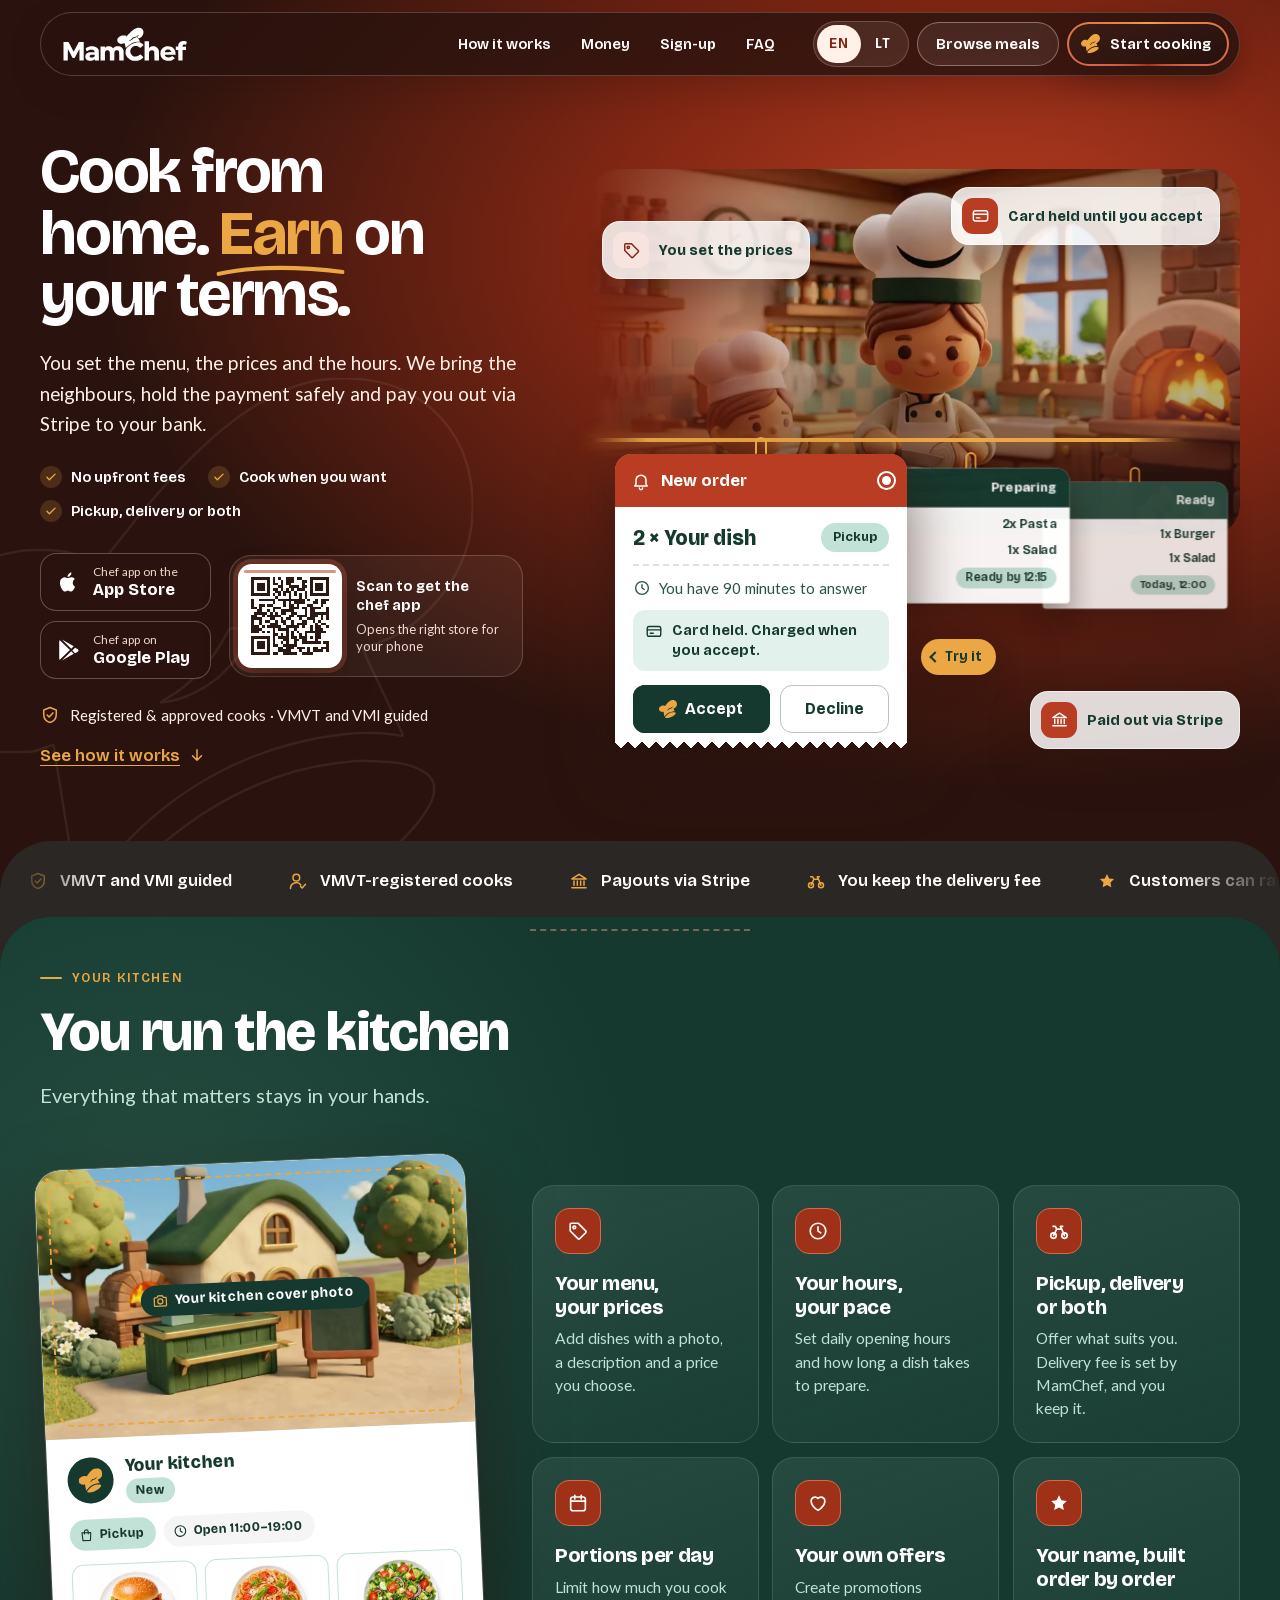
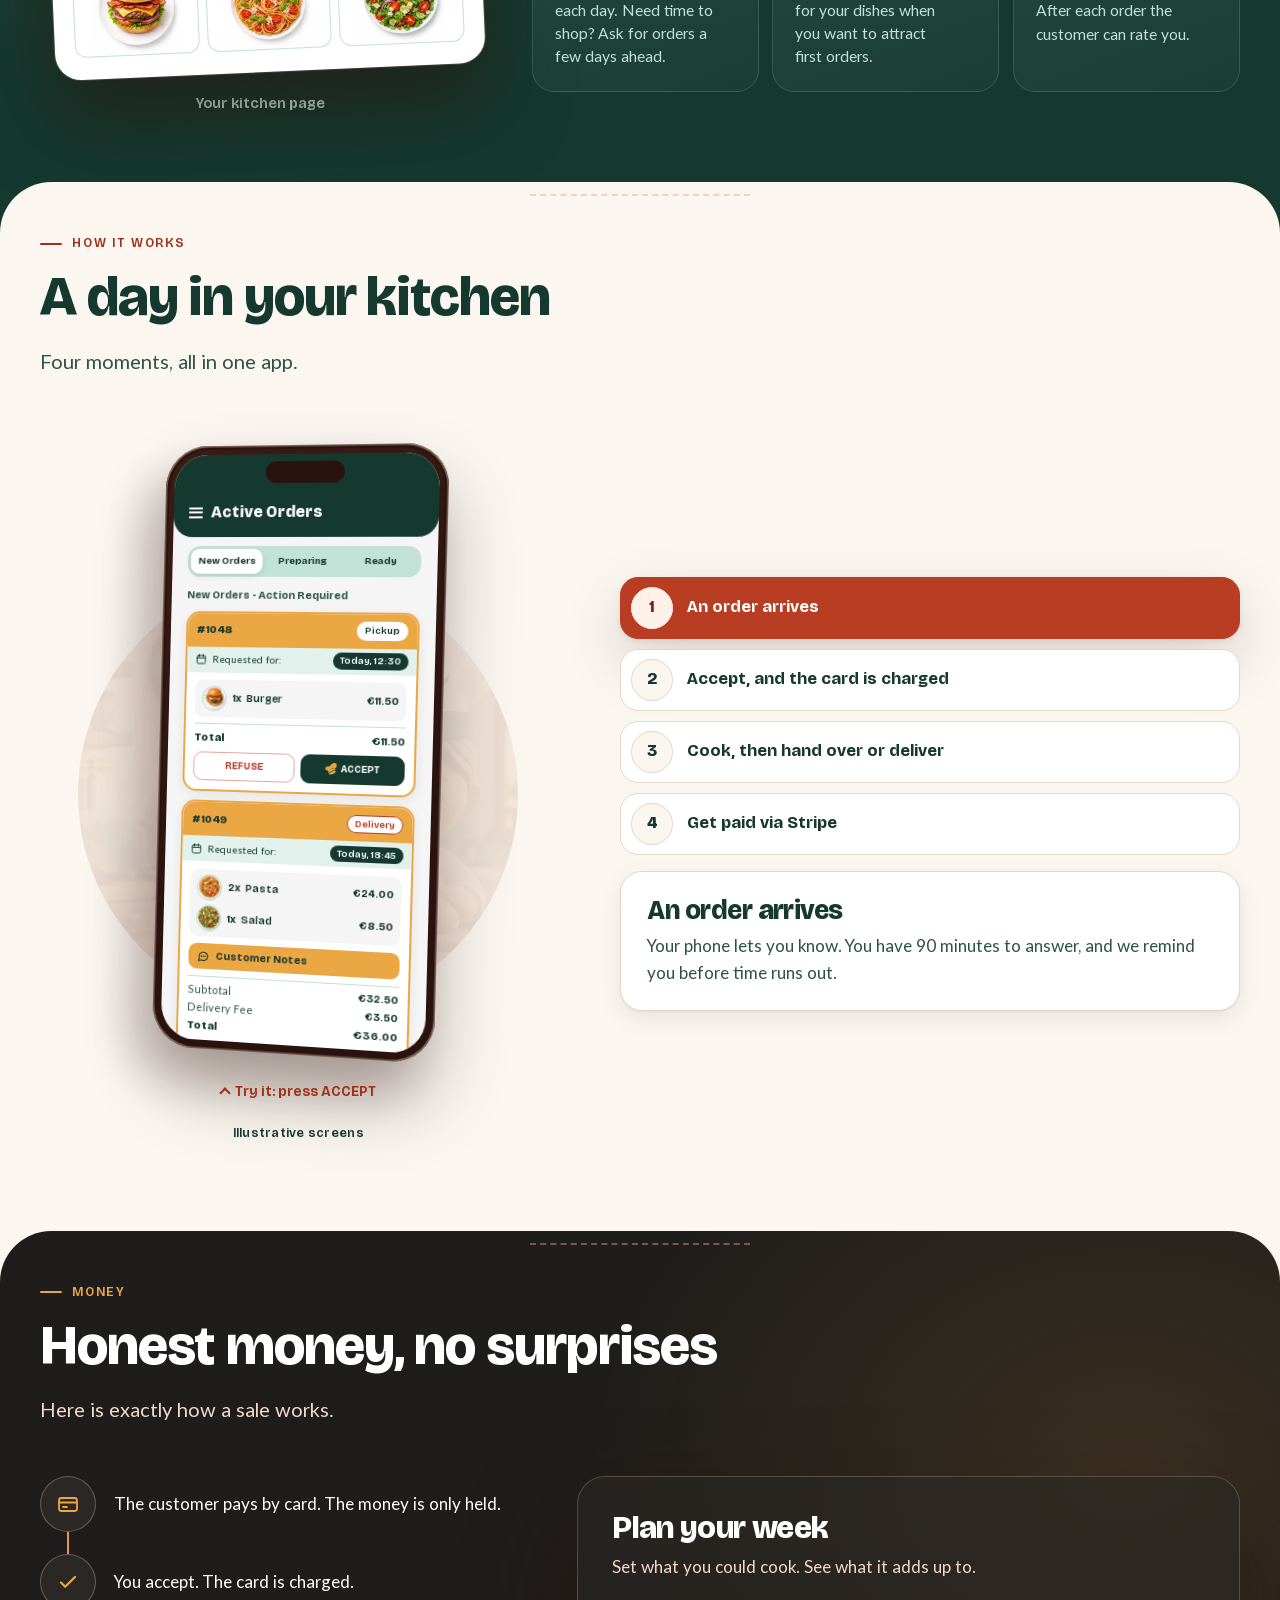
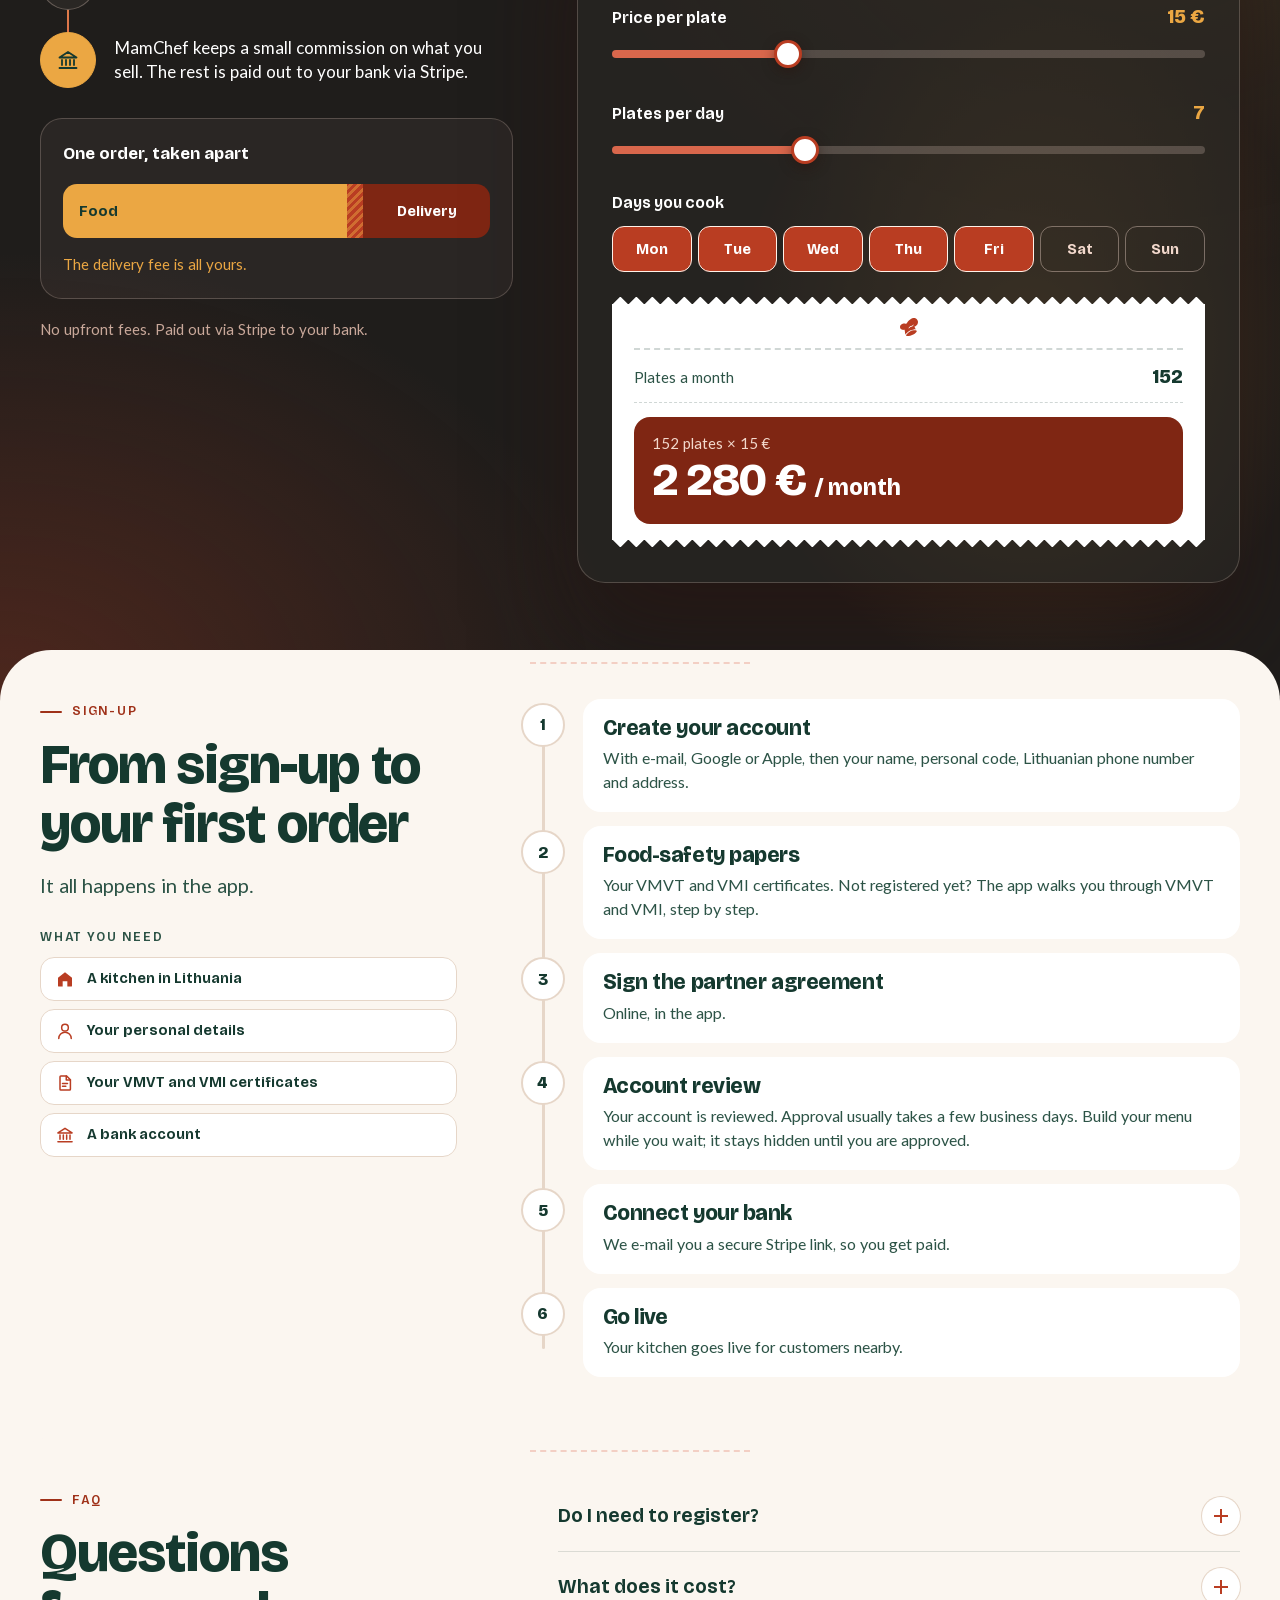
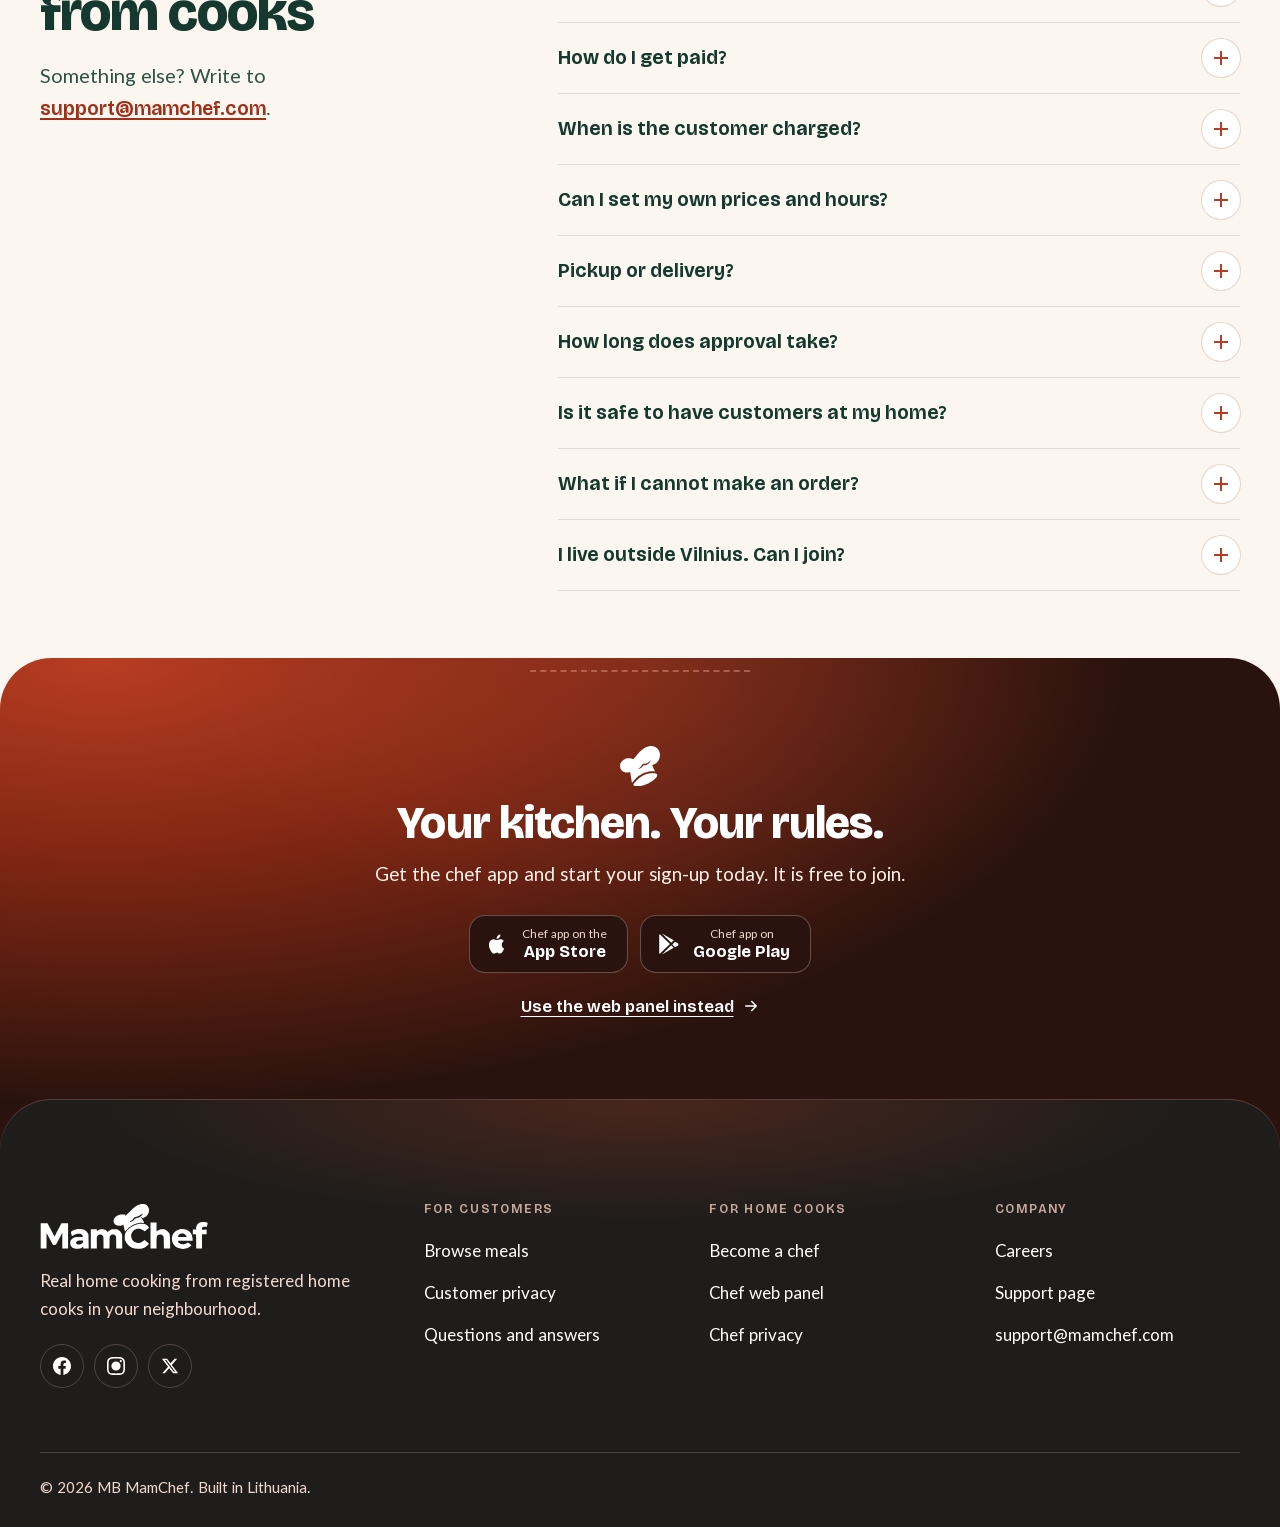
<file: chefs/index.html>
<!DOCTYPE html>
<html lang="en" data-ga="G-LKLTGNYPRH">
<head>
<meta charset="utf-8">
<meta name="viewport" content="width=device-width, initial-scale=1, viewport-fit=cover">
<title data-en="MamChef for home cooks: cook from home, earn on your terms" data-lt="MamChef namų virėjams: gaminkite namuose, uždirbkite savo sąlygomis">MamChef for home cooks: cook from home, earn on your terms</title>
<meta name="description" content="Sell your home cooking to neighbours in Vilnius with MamChef. No upfront fees. You set the menu, the prices and the hours; customers pay by card and you are paid out via Stripe to your bank." data-content-en="Sell your home cooking to neighbours in Vilnius with MamChef. No upfront fees. You set the menu, the prices and the hours; customers pay by card and you are paid out via Stripe to your bank." data-content-lt="Parduokite savo namų maistą kaimynams Vilniuje su MamChef. Jokių išankstinių mokesčių. Jūs nustatote meniu, kainas ir darbo laiką, klientai moka kortele, o išmokas gaunate per Stripe į savo banko sąskaitą.">
<link rel="canonical" href="https://mamchef.com/chefs/">
<meta name="robots" content="index, follow">
<meta name="theme-color" content="#7f2613">
<meta name="color-scheme" content="only light">
<meta property="og:type" content="website">
<meta property="og:site_name" content="MamChef">
<meta property="og:url" content="https://mamchef.com/chefs/">
<meta property="og:title" content="Cook from home. Earn on your terms.">
<meta property="og:description" content="No upfront fees. Your menu, your prices, your hours. Get the MamChef chef app.">
<meta property="og:image" content="https://mamchef.com/assets/img/og-chefs.png">
<meta property="og:image:width" content="1200">
<meta property="og:image:height" content="630">
<meta property="og:image:alt" content="MamChef for home cooks: an order ticket in a clay-style kitchen">
<meta name="twitter:card" content="summary_large_image">
<meta name="twitter:title" content="Cook from home. Earn on your terms.">
<meta name="twitter:description" content="No upfront fees. Your menu, your prices, your hours. Get the MamChef chef app.">
<meta name="twitter:image" content="https://mamchef.com/assets/img/og-chefs.png">
<link rel="icon" href="../favicon.ico" sizes="48x48">
<link rel="icon" href="../assets/img/favicon.svg" type="image/svg+xml">
<link rel="icon" href="../assets/img/favicon-32.png" type="image/png" sizes="32x32">
<link rel="apple-touch-icon" href="../assets/img/apple-touch-icon.png">
<link rel="preload" href="../assets/fonts/bricolage-grotesque-600-800.woff2" as="font" type="font/woff2" crossorigin>
<link rel="preload" href="../assets/fonts/mc-text-400.woff2" as="font" type="font/woff2" crossorigin>
<link rel="preload" as="image" type="image/avif" imagesrcset="../assets/img/kitchen-360.avif 360w, ../assets/img/kitchen-640.avif 640w, ../assets/img/kitchen-960.avif 960w, ../assets/img/kitchen-1280.avif 1280w" imagesizes="(min-width: 1200px) 700px, (min-width: 826px) 760px, (min-width: 600px) 92vw, 100vw" fetchpriority="high">
<script>(function(d){var c=d.documentElement.classList,l;c.add('js');try{l=localStorage.getItem('mc-lang')}catch(e){}if(!l){var n=(navigator.languages&&navigator.languages[0])||navigator.language||'';l=n.toLowerCase().indexOf('lt')===0?'lt':'en'}if(l==='lt')c.add('i18n-wait');if(window.matchMedia&&matchMedia('(prefers-reduced-motion: reduce)').matches)c.add('motion-off')})(document)</script>
<script>(function(n,c){var u=n.userAgent||'';if(/iPhone|iPad|iPod/.test(u)||(/Macintosh/.test(u)&&n.maxTouchPoints>1))c.add('os-ios');else if(/Android/i.test(u))c.add('os-android')})(navigator,document.documentElement.classList)</script>
<link rel="stylesheet" href="../assets/css/site.css?v=20bf6e77">
<link rel="stylesheet" href="../assets/css/home.css?v=ecbb3a9a">
<link rel="stylesheet" href="../assets/css/chefs.css?v=e80cdc49">
<script src="../assets/js/site.js?v=e4d9827e" defer></script>
<script src="../assets/js/chefs.js?v=3e46d508" defer></script>
</head>
<body class="ch-page">
<svg class="sprite" width="0" height="0" aria-hidden="true" focusable="false" style="position:absolute;overflow:hidden">
  <symbol id="wm" viewBox="0 0 754 210"><path fill-rule="evenodd" d="M 450.08 5.59 C 435.56 9.49, 423.97 17.84, 401.5 40.58 C 391.6 50.6, 382.38 59.34, 381 60.02 C 378.96 61.02, 379.21 60.51, 382.34 57.24 C 384.75 54.72, 385.77 52.98, 385.08 52.55 C 382.95 51.23, 366.44 50.78, 360.61 51.88 C 338.41 56.05, 324.52 74.74, 332.25 90.02 C 337.08 99.58, 348.45 104.36, 360.9 102.07 C 364.42 101.42, 368.56 100.24, 370.1 99.45 C 373.71 97.58, 375 97.62, 375 99.58 C 375 101.39, 380.96 126.3, 381.54 126.87 C 381.74 127.08, 385.36 123.81, 389.56 119.6 C 409.88 99.28, 435.17 88.15, 458.75 89.15 C 464.96 89.41, 467 89.18, 467 88.22 C 467 85.23, 459.42 72.27, 454.86 67.44 C 449.05 61.31, 450.21 59.65, 456.8 64.68 C 459.19 66.5, 461.68 68, 462.33 67.99 C 465.31 67.97, 474.39 62.68, 478.24 58.72 C 492.52 44.03, 493.36 22.69, 480.13 10.74 C 473.16 4.44, 461.68 2.47, 450.08 5.59 M 454 52.14 C 447.84 57.7, 437.97 62.14, 430.43 62.75 C 424.53 63.23, 424.27 63.37, 421.58 67.62 C 418.32 72.79, 412.65 77.85, 406.45 81.13 C 404 82.43, 402 83.74, 402 84.03 C 402 84.32, 403.18 84.66, 404.61 84.78 C 408.57 85.11, 418.53 79.29, 423.8 73.56 C 428.01 69, 429.18 68.33, 434.94 67.16 C 443.23 65.47, 449.57 62.21, 455.18 56.76 C 459.63 52.44, 461.93 47.96, 459.66 48.04 C 459.02 48.07, 456.48 49.91, 454 52.14 M 721.31 86.86 C 713.81 89.45, 708.31 93.44, 704.96 98.73 C 701.88 103.57, 701.14 106.29, 700.69 114.42 L 700.41 119.33 693.21 119.1 L 686 118.87 686 129.43 L 686 140 692.89 140 C 698.26 140, 699.92 140.35, 700.39 141.58 C 700.73 142.45, 701 156.85, 701 173.58 L 701 204 714 204 L 727 204 727 172 L 727 140 737.5 140 L 748 140 748 129.49 L 748 118.99 737.61 119.58 C 730.75 119.97, 727 119.81, 726.57 119.11 C 725.36 117.16, 728 110.14, 730.76 107.98 C 732.98 106.22, 734.45 105.92, 738.98 106.28 C 742.02 106.52, 745.4 107.03, 746.51 107.41 C 748.33 108.04, 748.74 107.24, 750.9 98.95 C 753.61 88.58, 753.78 88.99, 745.57 86.5 C 738.91 84.47, 727.73 84.64, 721.31 86.86 M 496 145.5 L 496 204 509.5 204 L 523 204 523.02 180.75 C 523.05 156.04, 523.81 149.93, 527.31 146.12 C 534.31 138.51, 548.47 139.59, 553.5 148.11 C 555.34 151.23, 555.52 153.62, 555.81 177.75 L 556.12 204 570.06 204 L 584 204 584 177.68 C 584 149.67, 583.23 142.36, 579.5 135 C 576.63 129.34, 569.38 122.53, 563.18 119.66 C 559.42 117.93, 556.63 117.5, 549 117.5 C 538.24 117.5, 532.09 119.59, 526.25 125.25 L 523 128.39 523 107.7 L 523 87 509.5 87 L 496 87 496 145.5 M 3 147.5 L 3 204 15.99 204 L 28.97 204 29.24 169.14 L 29.5 134.28 43.95 161.14 L 58.4 188 64.58 188 C 68.34 188, 71.14 187.51, 71.72 186.75 C 72.72 185.46, 79.18 173.28, 92.38 147.79 L 100 133.08 100 168.54 L 100 204 113 204 L 126 204 126 147.5 L 126 91 111.09 91 L 96.18 91 92.18 98.75 C 89.99 103.01, 85.65 111.22, 82.55 117 C 79.44 122.78, 74.34 132.56, 71.2 138.75 C 68.07 144.93, 65.28 149.99, 65 149.98 C 64.72 149.97, 57.52 136.71, 49 120.52 L 33.5 91.07 18.25 91.03 L 3 91 3 147.5 M 446 93.64 C 424.91 97.64, 399.87 111.98, 389.11 126.24 C 381.78 135.95, 380.5 139.94, 380.5 153.07 L 380.5 164.65 384.73 173.18 C 388 179.78, 390.5 183.17, 395.76 188.14 C 408.58 200.23, 419.96 204.97, 438 205.72 C 457.65 206.53, 470.82 201.78, 483.01 189.49 C 488.53 183.92, 489.23 182.82, 487.97 181.69 C 487.16 180.97, 482.8 177.11, 478.28 173.11 L 470.05 165.84 465.28 169.85 C 458.55 175.49, 451.19 178.91, 444.16 179.64 C 413.94 182.8, 397.13 145.25, 419.36 124.22 C 426.17 117.78, 432.26 115.49, 442.5 115.53 C 451.54 115.55, 456.72 117.4, 464.61 123.43 C 467.18 125.39, 469.67 127, 470.14 127 C 470.82 127, 481.96 117.73, 488.96 111.34 C 490.23 110.19, 489.75 109.31, 485.46 104.95 C 482.73 102.16, 477.62 98.47, 474.08 96.73 C 468.37 93.91, 466.6 93.53, 458.08 93.36 C 452.81 93.25, 447.38 93.38, 446 93.64 M 165.5 117.65 C 158.43 119.12, 153.71 120.71, 148 123.55 C 140.06 127.5, 137.45 130.09, 138.81 132.67 C 139.34 133.68, 140.29 136.97, 140.91 140 C 142.78 149.03, 142.55 148.97, 153.52 143.41 C 163.14 138.54, 163.3 138.5, 172.86 138.5 C 181.09 138.5, 183.03 138.83, 186.08 140.72 C 189.87 143.09, 192 146.58, 192 150.45 L 192 152.8 174.75 153.16 C 158.71 153.5, 157.12 153.71, 152 156.1 C 139.98 161.74, 135.55 168.17, 135.55 180 C 135.55 188.84, 137.78 194.03, 143.69 198.9 C 149.19 203.43, 156.05 205.46, 166 205.48 C 176.35 205.5, 182.9 203.73, 188.66 199.33 C 191.06 197.5, 193.24 196, 193.51 196 C 193.78 196, 194 197.8, 194 200 L 194 204 206.25 204 L 218.5 204 218 172.75 L 217.5 141.5 214.55 135.68 C 209.83 126.35, 201.85 120.83, 189.2 118.13 C 184.16 117.05, 169.76 116.76, 165.5 117.65 M 267.38 118.56 C 265.12 119.39, 261.41 121.67, 259.13 123.62 L 255 127.16 255 122.58 L 255 118 241.5 118 L 228 118 228 161 L 228 204 241.5 204 L 255 204 255 178.23 C 255 155.07, 255.19 152.12, 256.85 149.02 C 259.46 144.15, 263.07 141.79, 268.79 141.25 C 275.65 140.59, 280.31 142.94, 282.96 148.41 C 284.85 152.33, 285 154.49, 285 178.32 L 285 204 298.44 204 L 311.88 204 312.19 177.57 C 312.53 148.47, 312.48 148.72, 319.38 143.56 C 323.21 140.7, 331.77 140.71, 335.68 143.57 C 341.63 147.94, 342 149.93, 342 178.25 L 342 204 355.58 204 L 369.15 204 368.83 173.25 L 368.5 142.5 365.87 136.88 C 362.29 129.26, 356.95 123.61, 350.16 120.28 C 345.01 117.75, 343.5 117.5, 333.5 117.5 C 323.4 117.5, 322.07 117.73, 317.21 120.28 C 314.31 121.82, 310.12 124.7, 307.91 126.7 L 303.89 130.33 301.05 126.88 C 299.49 124.98, 295.81 122.12, 292.87 120.53 C 288.45 118.12, 286.13 117.57, 279.51 117.33 C 274.17 117.14, 270.13 117.55, 267.38 118.56 M 624.5 118.89 C 604.33 124.76, 591.98 140.72, 592.01 160.85 C 592.06 187.15, 612.37 206, 640.66 206 C 650.9 206, 657.77 204.61, 665.5 200.96 C 671.09 198.32, 680 191.69, 680 190.17 C 680 189.8, 676.38 186.64, 671.95 183.14 L 663.91 176.79 660.05 179.46 C 652.87 184.44, 641.33 186.39, 633.08 184.02 C 626.13 182.03, 619 174.98, 619 170.1 C 619 169.32, 628.69 169, 652 169 L 685 169 684.98 163.75 C 684.94 151.33, 680.3 138.54, 672.94 130.55 C 662.42 119.14, 641.19 114.03, 624.5 118.89 M 629.5 138.57 C 623.88 141.5, 619 147.72, 619 151.97 C 619 152.64, 625.76 153, 638.5 153 C 657.07 153, 658 152.91, 658 151.08 C 658 148.28, 652.06 141, 648.02 138.85 C 643.63 136.52, 633.73 136.37, 629.5 138.57 M 171.84 168.94 C 164.5 170.37, 160.95 174.67, 162.38 180.38 C 164.23 187.76, 182.36 187.84, 189.7 180.5 C 192.48 177.72, 193 176.47, 193 172.6 L 193 168 184.25 168.12 C 179.44 168.18, 173.85 168.55, 171.84 168.94"/></symbol>
  <symbol id="hat" viewBox="0 0 508 512"><path fill-rule="evenodd" pathLength="1" d="M 372.4 1.6 C 337.2 6.1, 298.6 28.3, 258.7 67 C 240.9 84.2, 218.2 109.6, 200 132.4 C 198.7 134.1, 192.3 142.1, 185.8 150.2 C 179.4 158.3, 173.7 165.7, 173.2 166.7 C 172.4 168, 171.8 168.1, 170.8 167.3 C 168.6 165.5, 150.5 159.1, 142.8 157.4 C 131.4 154.9, 109.4 154.4, 96.9 156.5 C 68.6 161.1, 46.8 172.2, 28 191.6 C 12.9 207.2, 4.9 222.2, 1.5 241.4 C -5.8 282.4, 18.6 319.6, 62.5 334.1 C 72.4 337.3, 72.7 337.4, 91.5 337.4 C 110.4 337.4, 110.6 337.4, 119.5 334.2 C 124.4 332.4, 128.7 331, 129.1 331 C 129.5 331, 130.1 333.6, 130.5 336.8 C 130.9 339.9, 132.4 350.1, 134 359.5 C 135.5 368.9, 138 383.9, 139.4 393 C 140.9 402.1, 143.4 417.6, 145 427.5 C 146.6 437.4, 148.7 450.2, 149.6 456 C 150.6 461.8, 151.6 467.2, 151.9 468.2 C 152.3 469.4, 154.9 466.6, 161.3 458 C 166.2 451.5, 171 445.3, 171.9 444.3 C 172.8 443.3, 178.4 437.1, 184.2 430.5 C 212.5 398.3, 246.1 372, 282.5 353.6 C 317.6 335.8, 353 325.4, 393.2 321.1 C 409.3 319.3, 430 320, 442.3 322.6 C 445.6 323.3, 445.7 323.8, 438 307.5 C 435.1 301.4, 430.9 292.4, 428.5 287.5 C 426.2 282.6, 420.6 270.7, 416 261.1 C 407.5 243.2, 407.3 242.1, 412.3 242 C 414.4 242, 429.8 236.2, 436.1 233 C 459.9 221, 483.1 196.7, 495.5 170.5 C 506.9 146.6, 510.3 119.3, 505.5 91 C 499.6 56.4, 478.6 27.9, 447.2 12.1 C 427 1.9, 399.6 -1.9, 372.4 1.6 M 382 185.9 C 376.3 193.5, 368 201.5, 358.8 208.1 C 352.8 212.4, 339.4 220, 337.8 220 C 337.3 220, 335.4 220.6, 333.7 221.4 C 329.3 223.4, 323.4 225.2, 320.2 225.5 C 306.7 226.9, 299.8 227.1, 295 226.2 C 288.5 225, 288.6 224.9, 283.7 234.2 C 271.6 256.8, 252.1 277.4, 231.8 288.9 C 228.6 290.7, 226 292.3, 226 292.4 C 226 292.6, 228.8 292.3, 232.3 291.8 C 245.5 290, 261.9 282.7, 274.6 272.9 C 281.6 267.5, 292.7 255.7, 296.9 249.2 L 300.3 244 307.4 244 C 319 243.9, 329.7 241.7, 340 237.2 C 350.8 232.4, 364.9 222.3, 370.7 215.3 C 375.3 209.7, 382 200.2, 382 199.4 C 382 199.1, 383.4 195.7, 385.1 191.9 C 386.9 187.6, 388 183.7, 387.8 181.7 L 387.5 178.4 382 185.9 M 400 345.6 C 398.1 345.9, 390.9 346.7, 384 347.5 C 323.9 354.6, 258.9 388, 210 437 C 191.7 455.3, 172.9 479, 170.8 486.6 C 168.8 494.1, 174.4 502.7, 184.3 507 C 198.9 513.5, 238.4 513.5, 265.5 507.1 C 270.3 505.9, 275.6 504.8, 277.3 504.4 C 281.3 503.8, 294.5 499.8, 307.5 495.5 C 378.3 471.6, 447 424.9, 468.3 386 C 472.4 378.5, 473.7 371.4, 472.1 365.3 C 469.9 357.1, 458 350.3, 441 347.4 C 432.4 345.9, 406.5 344.8, 400 345.6"/></symbol>
  <symbol id="i-arrow" viewBox="0 0 24 24" fill="none" stroke="currentColor" stroke-width="2" stroke-linecap="round" stroke-linejoin="round"><path d="M5 12h14M13 6l6 6-6 6"/></symbol>
  <symbol id="i-check" viewBox="0 0 24 24" fill="none" stroke="currentColor" stroke-width="2.2" stroke-linecap="round" stroke-linejoin="round"><path d="M5 12.5l4.2 4.2L19 7"/></symbol>
  <symbol id="i-pin" viewBox="0 0 24 24" fill="none" stroke="currentColor" stroke-width="1.8" stroke-linecap="round" stroke-linejoin="round"><path d="M12 21s-7-6.2-7-11.5a7 7 0 0 1 14 0C19 14.8 12 21 12 21z"/><circle cx="12" cy="9.5" r="2.5"/></symbol>
  <symbol id="i-bell" viewBox="0 0 24 24" fill="none" stroke="currentColor" stroke-width="1.8" stroke-linecap="round" stroke-linejoin="round"><path d="M6 16v-5a6 6 0 0 1 12 0v5l1.5 2h-15z"/><path d="M10 20.5a2 2 0 0 0 4 0"/></symbol>
  <symbol id="i-search" viewBox="0 0 24 24" fill="none" stroke="currentColor" stroke-width="2" stroke-linecap="round"><circle cx="11" cy="11" r="6.5"/><path d="M16 16l4.5 4.5"/></symbol>
  <symbol id="i-home" viewBox="0 0 24 24" fill="currentColor"><path d="M3.6 10.6L12 3.8l8.4 6.8V20a1 1 0 0 1-1 1h-4.6v-6.2H9.2V21H4.6a1 1 0 0 1-1-1z"/></symbol>
  <symbol id="i-orders" viewBox="0 0 24 24" fill="none" stroke="currentColor" stroke-width="1.8" stroke-linecap="round" stroke-linejoin="round"><rect x="5" y="4.5" width="14" height="16.5" rx="2"/><path d="M9 3.5h6v3H9zM8.5 11h7M8.5 15h5"/></symbol>
  <symbol id="i-cart" viewBox="0 0 24 24" fill="none" stroke="currentColor" stroke-width="1.8" stroke-linecap="round" stroke-linejoin="round"><path d="M3.5 9h17l-1.8 10a1.6 1.6 0 0 1-1.6 1.3H6.9a1.6 1.6 0 0 1-1.6-1.3z"/><path d="M8 9l3-5M16 9l-3-5M9 13v4M15 13v4"/></symbol>
  <symbol id="i-user" viewBox="0 0 24 24" fill="none" stroke="currentColor" stroke-width="1.8" stroke-linecap="round"><circle cx="12" cy="8" r="4"/><path d="M4.5 21a7.5 7.5 0 0 1 15 0"/></symbol>
  <symbol id="i-cloche" viewBox="0 0 24 24" fill="none" stroke="currentColor" stroke-width="1.9" stroke-linecap="round" stroke-linejoin="round"><path d="M3 18h18M5 18a7 7 0 0 1 14 0M12 8V6M10 6h4"/></symbol>
  <symbol id="i-heart" viewBox="0 0 24 24" fill="none" stroke="currentColor" stroke-width="1.8" stroke-linejoin="round"><path d="M12 20s-7.5-4.6-7.5-10.2A4.3 4.3 0 0 1 12 7a4.3 4.3 0 0 1 7.5 2.8C19.5 15.4 12 20 12 20z"/></symbol>
  <symbol id="i-star" viewBox="0 0 24 24" fill="currentColor"><path d="M12 3.5l2.6 5.4 5.9.8-4.3 4.1 1 5.8L12 16.9l-5.2 2.7 1-5.8-4.3-4.1 5.9-.8z"/></symbol>
  <symbol id="i-shield" viewBox="0 0 24 24" fill="none" stroke="currentColor" stroke-width="1.8" stroke-linecap="round" stroke-linejoin="round"><path d="M12 3l7.5 3v5.5c0 4.6-3.2 8.4-7.5 9.5-4.3-1.1-7.5-4.9-7.5-9.5V6z"/><path d="M8.5 12l2.5 2.5 4.5-5"/></symbol>
  <symbol id="i-bag" viewBox="0 0 24 24" fill="none" stroke="currentColor" stroke-width="1.8" stroke-linecap="round" stroke-linejoin="round"><path d="M5 8h14l-1 12.5H6z"/><path d="M9 10V6.5a3 3 0 0 1 6 0V10"/></symbol>
  <symbol id="i-bike" viewBox="0 0 24 24" fill="none" stroke="currentColor" stroke-width="1.8" stroke-linecap="round" stroke-linejoin="round"><circle cx="6" cy="17" r="3"/><circle cx="18" cy="17" r="3"/><path d="M6 17l3.5-7H15l3 7M9.5 10L8 7H5.5M15 10l-1.5-3H16"/></symbol>
  <symbol id="i-leaf" viewBox="0 0 24 24" fill="none" stroke="currentColor" stroke-width="1.8" stroke-linecap="round" stroke-linejoin="round"><path d="M5 19c0-8 5-13 14-14 0 9-5 14-13 14z"/><path d="M5 19l7.5-7.5"/></symbol>
  <symbol id="i-calendar" viewBox="0 0 24 24" fill="none" stroke="currentColor" stroke-width="1.8" stroke-linecap="round"><rect x="4" y="5.5" width="16" height="15" rx="2.5"/><path d="M4 10h16M8.5 3.5v4M15.5 3.5v4"/></symbol>
  <symbol id="i-chat" viewBox="0 0 24 24" fill="none" stroke="currentColor" stroke-width="1.8" stroke-linejoin="round"><path d="M20 12a7.5 7.5 0 0 1-11.2 6.5L4 20l1.5-4.6A7.5 7.5 0 1 1 20 12z"/><path d="M9 12h.01M12 12h.01M15 12h.01" stroke-width="2.6" stroke-linecap="round"/></symbol>
  <symbol id="i-card" viewBox="0 0 24 24" fill="none" stroke="currentColor" stroke-width="1.8" stroke-linecap="round"><rect x="3" y="6" width="18" height="13" rx="2.5"/><path d="M3 10.5h18M7 15h4"/></symbol>
  <symbol id="i-user-check" viewBox="0 0 24 24" fill="none" stroke="currentColor" stroke-width="1.8" stroke-linecap="round" stroke-linejoin="round"><circle cx="10" cy="8" r="4"/><path d="M3 21a7 7 0 0 1 12.5-4.3M15 18.5l2 2 4-4.5"/></symbol>
  <symbol id="i-mail" viewBox="0 0 24 24" fill="none" stroke="currentColor" stroke-width="1.8" stroke-linecap="round" stroke-linejoin="round"><rect x="3.5" y="5.5" width="17" height="13" rx="2.5"/><path d="M4 7l8 6 8-6"/></symbol>
  <symbol id="i-ext" viewBox="0 0 24 24" fill="none" stroke="currentColor" stroke-width="2" stroke-linecap="round" stroke-linejoin="round"><path d="M14 4h6v6M20 4l-9 9M18 14v5a1 1 0 0 1-1 1H5a1 1 0 0 1-1-1V7a1 1 0 0 1 1-1h5"/></symbol>
  <symbol id="i-apple" viewBox="0 0 24 24" fill="currentColor"><path d="M16.4 12.6c0-2.2 1.8-3.3 1.9-3.3-1-1.5-2.6-1.7-3.2-1.7-1.4-.1-2.6.8-3.3.8-.7 0-1.7-.8-2.9-.8-1.5 0-2.8.9-3.6 2.2-1.5 2.7-.4 6.6 1.1 8.8.7 1 1.6 2.2 2.7 2.2 1.1 0 1.5-.7 2.8-.7 1.3 0 1.7.7 2.9.7 1.2 0 1.9-1.1 2.6-2.1.8-1.2 1.2-2.4 1.2-2.5 0 0-2.3-.9-2.2-3.6zM14.2 6.1c.6-.7 1-1.7.9-2.8-.9 0-1.9.6-2.5 1.3-.6.6-1.1 1.7-.9 2.7.9.1 1.9-.5 2.5-1.2z"/></symbol>
  <symbol id="i-gplay" viewBox="0 0 24 24" fill="currentColor"><path d="M4.4 2.9l9.4 9.1-9.4 9.1c-.3-.2-.5-.6-.5-1.1V4c0-.5.2-.9.5-1.1zM15 13.2l2.3 2.2-10.9 6.2 8.6-8.4zm3.5-3.3l2.6 1.5c.8.5.8 1.6 0 2.1l-2.6 1.5-2.5-2.5 2.5-2.6zM6.4 2.4l10.9 6.2-2.3 2.2-8.6-8.4z"/></symbol>
  <symbol id="i-fb" viewBox="0 0 24 24" fill="currentColor"><path d="M24 12.073c0-6.627-5.373-12-12-12s-12 5.373-12 12c0 5.99 4.388 10.954 10.125 11.854v-8.385H7.078v-3.47h3.047V9.43c0-3.007 1.792-4.669 4.533-4.669 1.312 0 2.686.235 2.686.235v2.953H15.83c-1.491 0-1.956.925-1.956 1.874v2.25h3.328l-.532 3.47h-2.796v8.385C19.612 23.027 24 18.062 24 12.073z"/></symbol>
  <symbol id="i-ig" viewBox="0 0 24 24" fill="currentColor"><path d="M12 2.163c3.204 0 3.584.012 4.85.07 3.252.148 4.771 1.691 4.919 4.919.058 1.265.069 1.645.069 4.849 0 3.205-.012 3.584-.069 4.849-.149 3.225-1.664 4.771-4.919 4.919-1.266.058-1.644.07-4.85.07-3.204 0-3.584-.012-4.849-.07-3.26-.149-4.771-1.699-4.919-4.92-.058-1.265-.07-1.644-.07-4.849 0-3.204.013-3.583.07-4.849.149-3.227 1.664-4.771 4.919-4.919 1.266-.057 1.645-.069 4.849-.069zm0-2.163c-3.259 0-3.667.014-4.947.072-4.358.2-6.78 2.618-6.98 6.98-.059 1.281-.073 1.689-.073 4.948 0 3.259.014 3.668.072 4.948.2 4.358 2.618 6.78 6.98 6.98 1.281.058 1.689.072 4.948.072 3.259 0 3.668-.014 4.948-.072 4.354-.2 6.782-2.618 6.979-6.98.059-1.28.073-1.689.073-4.948 0-3.259-.014-3.667-.072-4.947-.196-4.354-2.617-6.78-6.979-6.98-1.281-.059-1.69-.073-4.949-.073zM5.838 12a6.162 6.162 0 1 1 12.324 0 6.162 6.162 0 0 1-12.324 0zM12 16a4 4 0 1 1 0-8 4 4 0 0 1 0 8zm4.965-10.405a1.44 1.44 0 1 1 2.881.001 1.44 1.44 0 0 1-2.881-.001z"/></symbol>
  <symbol id="i-x" viewBox="0 0 24 24" fill="currentColor"><path d="M18.244 2.25h3.308l-7.227 8.26 8.502 11.24H16.17l-5.214-6.817L4.99 21.75H1.68l7.73-8.835L1.254 2.25H8.08l4.713 6.231zm-1.161 17.52h1.833L7.084 4.126H5.117z"/></symbol>
  <symbol id="i-doc" viewBox="0 0 24 24" fill="none" stroke="currentColor" stroke-width="1.8" stroke-linecap="round" stroke-linejoin="round"><path d="M7 3.5h7l4.5 4.5v11.5a1 1 0 0 1-1 1h-10.5a1 1 0 0 1-1-1v-15a1 1 0 0 1 1-1z"/><path d="M13.5 3.5V8.5h5M9 12.5h6M9 16h4"/></symbol>
  <symbol id="i-clock" viewBox="0 0 24 24" fill="none" stroke="currentColor" stroke-width="1.8" stroke-linecap="round" stroke-linejoin="round"><circle cx="12" cy="12" r="8.5"/><path d="M12 7.5V12l3 2"/></symbol>
  <symbol id="i-tag" viewBox="0 0 24 24" fill="none" stroke="currentColor" stroke-width="1.8" stroke-linecap="round" stroke-linejoin="round"><path d="M3.5 12V4.5a1 1 0 0 1 1-1H12l8.4 8.4a1.4 1.4 0 0 1 0 2l-6.5 6.5a1.4 1.4 0 0 1-2 0z"/><circle cx="8" cy="8" r="1.5"/></symbol>
  <symbol id="i-bank" viewBox="0 0 24 24" fill="none" stroke="currentColor" stroke-width="1.8" stroke-linecap="round" stroke-linejoin="round"><path d="M3.5 9.5L12 4l8.5 5.5z"/><path d="M6 12v5M10 12v5M14 12v5M18 12v5M3.5 20h17"/></symbol>
  <symbol id="i-chart" viewBox="0 0 24 24" fill="none" stroke="currentColor" stroke-width="1.8" stroke-linecap="round" stroke-linejoin="round"><path d="M4 4.5v15h16"/><path d="M7.5 15l3.5-4 3 2.5 5-6"/></symbol>
  <symbol id="i-camera" viewBox="0 0 24 24" fill="none" stroke="currentColor" stroke-width="1.8" stroke-linecap="round" stroke-linejoin="round"><path d="M4.5 7.5h3l1.6-2.5h5.8l1.6 2.5h3a1 1 0 0 1 1 1v10a1 1 0 0 1-1 1h-15a1 1 0 0 1-1-1v-10a1 1 0 0 1 1-1z"/><circle cx="12" cy="13" r="3.6"/></symbol>
</svg>

<a class="skip-link" href="#main" data-en="Skip to content" data-lt="Pereiti prie turinio">Skip to content</a>
<header class="site-header" data-header>
  <div class="hdr">
    <a class="brand" href="../" aria-label="MamChef home" data-aria-en="MamChef home" data-aria-lt="MamChef pradžia"><svg class="wm" viewBox="0 0 754 210" aria-hidden="true" focusable="false"><use href="#wm"/></svg></a>
    <nav class="hdr-nav" aria-label="Main" data-aria-en="Main" data-aria-lt="Pagrindinis meniu">
      <ul role="list">
        <li><a href="#day" data-en="How it works" data-lt="Kaip tai veikia">How it works</a></li>
        <li><a href="#money" data-en="Money" data-lt="Pinigai">Money</a></li>
        <li><a href="#journey" data-en="Sign-up" data-lt="Registracija">Sign-up</a></li>
        <li><a href="#faq" data-en="FAQ" data-lt="DUK">FAQ</a></li>
      </ul>
    </nav>
    <div class="hdr-tools">
      <div class="lang" role="group" aria-label="Language" data-aria-en="Language" data-aria-lt="Kalba">
        <button type="button" data-set-lang="en" aria-pressed="true" lang="en">EN</button>
        <button type="button" data-set-lang="lt" aria-pressed="false" lang="lt">LT</button>
      </div>
      <a class="btn btn-glass btn-sm hide-sm" href="https://app.mamchef.com" data-en="Browse meals" data-lt="Rinktis patiekalus">Browse meals</a>
      <a class="btn btn-chef btn-sm hide-md" href="#start" data-ch-start><svg class="hat" viewBox="0 0 508 512" aria-hidden="true" focusable="false"><use href="#hat"/></svg><span data-en="Start cooking" data-lt="Pradėti gaminti">Start cooking</span></a>
      <button type="button" class="icon-btn burger" data-burger aria-expanded="false" aria-controls="mc-menu" aria-label="Open menu" data-aria-en="Open menu" data-aria-lt="Atidaryti meniu" data-aria-close-en="Close menu" data-aria-close-lt="Uždaryti meniu"><span></span></button>
    </div>
    <div class="progress" aria-hidden="true"><i></i></div>
  </div>
</header>
<div class="sheet" id="mc-menu" hidden>
  <nav aria-label="Menu" data-aria-en="Menu" data-aria-lt="Meniu">
    <ul role="list">
        <li><a href="#day" data-en="How it works" data-lt="Kaip tai veikia">How it works</a></li>
        <li><a href="#money" data-en="Money" data-lt="Pinigai">Money</a></li>
        <li><a href="#journey" data-en="Sign-up" data-lt="Registracija">Sign-up</a></li>
        <li><a href="#faq" data-en="FAQ" data-lt="DUK">FAQ</a></li>
    </ul>
  </nav>
  <div class="sheet-ctas">
    <a class="btn btn-chef" href="#start" data-ch-start><svg class="hat" viewBox="0 0 508 512" aria-hidden="true" focusable="false"><use href="#hat"/></svg><span data-en="Start cooking" data-lt="Pradėti gaminti">Start cooking</span></a>
    <a class="btn btn-glass" href="https://app.mamchef.com"><span data-en="Browse today's meals" data-lt="Peržiūrėti šiandienos patiekalus">Browse today's meals</span><svg aria-hidden="true"><use href="#i-arrow"/></svg></a>
  </div>
  <div class="sheet-foot">
    <a class="sheet-mail" href="mailto:support@mamchef.com">support@mamchef.com</a>
  </div>
</div>


<main id="main">

<!-- 1. Hero: night kitchen, order rail, live "accept your first order" ticket -->
<section class="ch-hero dark" id="top" aria-labelledby="ch-hero-t">
  <div class="ch-hero-bg" aria-hidden="true"><svg class="hat hat-draw outline-only ch-hero-hat" viewBox="0 0 508 512"><use href="#hat"/></svg></div>
  <div class="wrap ch-hero-in">
    <div class="ch-copy">
      <h1 id="ch-hero-t" class="rv" data-en="Cook from home. <em class='hl'>Earn</em> on your terms." data-lt="Gaminkite namuose. <em class='hl'>Uždirbkite</em> savo sąlygomis.">Cook from home. <em class="hl">Earn</em> on your terms.</h1>
      <p class="ch-sub rv" style="--d:160ms" data-en="You set the menu, the prices and the hours. We bring the neighbours, hold the payment safely and pay you out via Stripe to your bank." data-lt="Jūs nustatote meniu, kainas ir darbo laiką. Mes atvedame kaimynus, saugiai rezervuojame mokėjimą ir išmokame jums per Stripe į banko sąskaitą.">You set the menu, the prices and the hours. We bring the neighbours, hold the payment safely and pay you out via Stripe to your bank.</p>
      <ul class="chips rv" style="--d:220ms" role="list">
        <li><svg aria-hidden="true"><use href="#i-check"/></svg><span data-en="No upfront fees" data-lt="Jokių išankstinių mokesčių">No upfront fees</span></li>
        <li><svg aria-hidden="true"><use href="#i-check"/></svg><span data-en="Cook when you want" data-lt="Gaminkite, kada norite">Cook when you want</span></li>
        <li><svg aria-hidden="true"><use href="#i-check"/></svg><span data-en="Pickup, delivery or both" data-lt="Atsiėmimas, pristatymas arba abu">Pickup, delivery or both</span></li>
      </ul>
      <div class="ch-get rv" style="--d:280ms">
        <div class="store-row">
          <a class="store store-as" href="https://apps.apple.com/app/id6765938630"><svg aria-hidden="true"><use href="#i-apple"/></svg><span><small data-en="Chef app on the" data-lt="Virėjų programėlė">Chef app on the</small><b>App Store</b></span></a>
          <a class="store store-gp" href="https://play.google.com/store/apps/details?id=com.mamchef.chef"><svg aria-hidden="true"><use href="#i-gplay"/></svg><span><small data-en="Chef app on" data-lt="Virėjų programėlė">Chef app on</small><b>Google Play</b></span></a>
        </div>
        <div class="ch-qr">
          <div class="qr"><svg viewBox="-2 -2 33 33" role="img" aria-label="QR code to get the MamChef chef app" data-aria-en="QR code to get the MamChef chef app" data-aria-lt="QR kodas MamChef virėjų programėlei atsisiųsti"><path stroke="#2b1912" d="M0 0.5h7m1 0h1m1 0h1m2 0h3m1 0h2m3 0h7m-29 1h1m5 0h1m1 0h1m2 0h1m1 0h3m3 0h2m1 0h1m5 0h1m-29 1h1m1 0h3m1 0h1m1 0h2m1 0h1m1 0h2m4 0h1m2 0h1m1 0h3m1 0h1m-29 1h1m1 0h3m1 0h1m3 0h2m2 0h4m1 0h2m1 0h1m1 0h3m1 0h1m-29 1h1m1 0h3m1 0h1m1 0h2m1 0h1m1 0h1m1 0h1m1 0h3m2 0h1m1 0h3m1 0h1m-29 1h1m5 0h1m2 0h2m1 0h3m1 0h1m3 0h1m1 0h1m5 0h1m-29 1h7m1 0h1m1 0h1m1 0h1m1 0h1m1 0h1m1 0h1m1 0h1m1 0h7m-20 1h1m4 0h1m3 0h1m1 0h1m-21 1h1m2 0h6m1 0h10m1 0h1m2 0h1m1 0h3m-29 1h1m7 0h1m3 0h1m1 0h1m1 0h4m3 0h2m1 0h2m-28 1h1m2 0h2m1 0h2m4 0h1m1 0h2m1 0h1m3 0h2m3 0h1m-27 1h2m1 0h1m4 0h3m3 0h4m1 0h2m1 0h4m2 0h1m-27 1h2m2 0h1m1 0h1m2 0h5m4 0h1m1 0h2m4 0h1m-28 1h5m1 0h1m1 0h1m1 0h2m2 0h2m3 0h1m1 0h7m-29 1h2m2 0h1m1 0h5m3 0h2m1 0h4m1 0h3m1 0h1m1 0h1m-29 1h4m3 0h2m2 0h1m1 0h2m3 0h1m2 0h3m2 0h1m1 0h1m-29 1h1m2 0h1m1 0h2m2 0h1m1 0h2m2 0h1m3 0h2m2 0h1m1 0h1m-26 1h1m2 0h1m3 0h3m2 0h1m2 0h1m1 0h4m3 0h1m1 0h2m-28 1h3m1 0h1m1 0h5m2 0h5m1 0h1m2 0h1m1 0h2m2 0h1m-29 1h4m4 0h1m1 0h4m2 0h1m5 0h1m1 0h3m-27 1h3m1 0h1m1 0h1m1 0h1m4 0h1m1 0h1m1 0h1m2 0h8m-20 1h2m1 0h1m1 0h1m1 0h1m2 0h1m1 0h1m3 0h2m-26 1h7m1 0h1m1 0h4m1 0h2m1 0h3m1 0h1m1 0h2m-26 1h1m5 0h1m1 0h1m3 0h2m2 0h2m1 0h2m3 0h1m-25 1h1m1 0h3m1 0h1m1 0h1m2 0h1m1 0h1m2 0h1m2 0h7m1 0h2m-29 1h1m1 0h3m1 0h1m1 0h2m2 0h5m11 0h1m-29 1h1m1 0h3m1 0h1m3 0h2m1 0h3m1 0h3m1 0h1m1 0h2m1 0h3m-29 1h1m5 0h1m3 0h5m3 0h1m2 0h1m1 0h4m1 0h1m-29 1h7m1 0h2m2 0h5m2 0h4"/></svg></div>
          <p class="qr-txt"><b class="qr-cap" data-en="Scan to get the chef app" data-lt="Nuskenuokite ir atsisiųskite virėjų programėlę">Scan to get the chef app</b><small data-en="Opens the right store for your phone" data-lt="Atidaro jūsų telefonui tinkamą parduotuvę">Opens the right store for your phone</small></p>
        </div>
      </div>
      <p class="ch-under rv" style="--d:320ms"><svg aria-hidden="true"><use href="#i-shield"/></svg><span data-en="Registered &amp; approved cooks · VMVT and VMI guided" data-lt="Registruoti ir patvirtinti virėjai · Padedame su VMVT ir VMI">Registered &amp; approved cooks · VMVT and VMI guided</span></p>
      <a class="ch-ghost rv" style="--d:360ms" href="#day"><span data-en="See how it works" data-lt="Kaip tai veikia">See how it works</span><svg aria-hidden="true"><use href="#i-arrow"/></svg></a>
    </div>

    <div class="ch-stage">
      <div class="ch-scene" data-ch-scene aria-hidden="true">
        <div class="ch-art">
          <picture>
            <source type="image/avif" srcset="../assets/img/kitchen-360.avif 360w, ../assets/img/kitchen-640.avif 640w, ../assets/img/kitchen-960.avif 960w, ../assets/img/kitchen-1280.avif 1280w" sizes="(min-width: 1200px) 700px, (min-width: 826px) 760px, (min-width: 600px) 92vw, 100vw">
            <source type="image/webp" srcset="../assets/img/kitchen-360.webp 360w, ../assets/img/kitchen-640.webp 640w, ../assets/img/kitchen-960.webp 960w, ../assets/img/kitchen-1280.webp 1280w" sizes="(min-width: 1200px) 700px, (min-width: 826px) 760px, (min-width: 600px) 92vw, 100vw">
            <img src="../assets/img/kitchen-1280.webp" width="1280" height="720" alt="" fetchpriority="high">
          </picture>
          <div class="ch-video" data-video="../assets/video/kitchen.mp4"></div>
          <span class="ch-glow"></span>
          <span class="ch-embers"><i></i><i></i><i></i><i></i><i></i><i></i></span>
          <span class="ch-shade"></span>
        </div>
      </div>

      <div class="ch-deck">
        <span class="ch-rail" aria-hidden="true"></span>
        <div class="ch-ghost-t ch-g2" aria-hidden="true"><span class="ch-gh" data-en="Ready" data-lt="Paruošta">Ready</span><span class="ch-gl" data-en="1x Burger" data-lt="1x Mėsainis">1x Burger</span><span class="ch-gl" data-en="1x Salad" data-lt="1x Salotos">1x Salad</span><span class="ch-gl ch-gl-t" data-en="Today, 12:00" data-lt="Šiandien, 12:00">Today, 12:00</span></div>
        <div class="ch-ghost-t ch-g1" aria-hidden="true"><span class="ch-gh" data-en="Preparing" data-lt="Ruošiama">Preparing</span><span class="ch-gl" data-en="2x Pasta" data-lt="2x Makaronai">2x Pasta</span><span class="ch-gl" data-en="1x Salad" data-lt="1x Salotos">1x Salad</span><span class="ch-gl ch-gl-t" data-en="Ready by 12:15" data-lt="Paruošta iki 12:15">Ready by 12:15</span></div>
        <div class="ch-hang" data-ch-demo data-state="new">
          <p class="ch-try" aria-hidden="true"><span data-en="Try it" data-lt="Išbandykite">Try it</span></p>
          <div class="ch-ticket" role="group" aria-labelledby="ch-t-sr ch-t-h">
            <span class="sr-only" id="ch-t-sr" data-en="Try it: accept your first order." data-lt="Išbandykite: priimkite pirmąjį užsakymą.">Try it: accept your first order.</span>
            <header class="ch-t-head"><svg aria-hidden="true"><use href="#i-bell"/></svg><b id="ch-t-h" data-ch-head data-en="New order" data-lt="Naujas užsakymas">New order</b><span class="ch-dot" aria-hidden="true"></span></header>
            <div class="ch-t-body">
              <p class="ch-t-dish"><b data-en="2 × Your dish" data-lt="2 × Jūsų patiekalas">2 × Your dish</b><span class="ch-t-chip" data-en="Pickup" data-lt="Paėmimas">Pickup</span></p>
              <p class="ch-t-line"><svg aria-hidden="true"><use href="#i-clock"/></svg><span data-en="You have 90 minutes to answer" data-lt="Atsakyti turite per 90 minučių">You have 90 minutes to answer</span></p>
              <p class="ch-t-note"><svg aria-hidden="true"><use href="#i-card"/></svg><span data-ch-note data-en="Card held. Charged when you accept." data-lt="Suma kortelėje rezervuota. Nuskaitoma, kai priimate.">Card held. Charged when you accept.</span></p>
              <div class="ch-t-btns">
                <button type="button" class="ch-acc" data-ch-accept><svg class="hat" viewBox="0 0 508 512" aria-hidden="true" focusable="false"><use href="#hat"/></svg><span data-en="Accept" data-lt="Priimti">Accept</span></button>
                <button type="button" class="ch-dec" data-ch-decline><span data-en="Decline" data-lt="Atsisakyti">Decline</span></button>
              </div>
              <button type="button" class="ch-again" data-ch-again hidden><span data-en="Try again" data-lt="Bandyti dar kartą">Try again</span></button>
            </div>
            <span class="ch-stamp" data-ch-stamp aria-hidden="true"></span>
          </div>
          <p class="sr-only" role="status" aria-live="polite" data-ch-live></p>
        </div>
      </div>

      <div class="float ch-f1" aria-hidden="true"><span class="float-ic ok"><svg><use href="#i-card"/></svg></span><b data-en="Card held until you accept" data-lt="Suma rezervuojama, kol priimsite">Card held until you accept</b></div>
      <div class="float ch-f2" aria-hidden="true"><span class="float-ic"><svg><use href="#i-tag"/></svg></span><b data-en="You set the prices" data-lt="Kainas nustatote jūs">You set the prices</b></div>
      <div class="float ch-f3" aria-hidden="true"><span class="float-ic ok"><svg><use href="#i-bank"/></svg></span><b data-en="Paid out via Stripe" data-lt="Išmokos per Stripe">Paid out via Stripe</b></div>
    </div>
  </div>
</section>

<!-- 2. Proof strip -->
<section class="ch-proof ch-sec dark" aria-label="Good to know" data-aria-en="Good to know" data-aria-lt="Verta žinoti">
  <div class="trust">
    <div class="trust-track">
      <ul class="trust-list" role="list">
        <li><svg aria-hidden="true"><use href="#i-shield"/></svg><span data-en="VMVT and VMI guided" data-lt="Padedame su VMVT ir VMI">VMVT and VMI guided</span></li>
        <li><svg aria-hidden="true"><use href="#i-user-check"/></svg><span data-en="VMVT-registered cooks" data-lt="VMVT registruoti virėjai">VMVT-registered cooks</span></li>
        <li><svg aria-hidden="true"><use href="#i-bank"/></svg><span data-en="Payouts via Stripe" data-lt="Išmokos per Stripe">Payouts via Stripe</span></li>
        <li><svg aria-hidden="true"><use href="#i-bike"/></svg><span data-en="You keep the delivery fee" data-lt="Pristatymo mokestis – jums">You keep the delivery fee</span></li>
        <li><svg aria-hidden="true"><use href="#i-star"/></svg><span data-en="Customers can rate every order" data-lt="Klientai gali įvertinti kiekvieną užsakymą">Customers can rate every order</span></li>
        <li><svg aria-hidden="true"><use href="#i-tag"/></svg><span data-en="Your menu, your prices" data-lt="Jūsų meniu, jūsų kainos">Your menu, your prices</span></li>
      </ul>
      <ul class="trust-list trust-clone" role="list" aria-hidden="true">
        <li><svg aria-hidden="true"><use href="#i-shield"/></svg><span data-en="VMVT and VMI guided" data-lt="Padedame su VMVT ir VMI">VMVT and VMI guided</span></li>
        <li><svg aria-hidden="true"><use href="#i-user-check"/></svg><span data-en="VMVT-registered cooks" data-lt="VMVT registruoti virėjai">VMVT-registered cooks</span></li>
        <li><svg aria-hidden="true"><use href="#i-bank"/></svg><span data-en="Payouts via Stripe" data-lt="Išmokos per Stripe">Payouts via Stripe</span></li>
        <li><svg aria-hidden="true"><use href="#i-bike"/></svg><span data-en="You keep the delivery fee" data-lt="Pristatymo mokestis – jums">You keep the delivery fee</span></li>
        <li><svg aria-hidden="true"><use href="#i-star"/></svg><span data-en="Customers can rate every order" data-lt="Klientai gali įvertinti kiekvieną užsakymą">Customers can rate every order</span></li>
        <li><svg aria-hidden="true"><use href="#i-tag"/></svg><span data-en="Your menu, your prices" data-lt="Jūsų meniu, jūsų kainos">Your menu, your prices</span></li>
      </ul>
    </div>
  </div>
</section>

<!-- 3. You run the kitchen -->
<section class="ch-kitchen ch-sec dark" id="kitchen" aria-labelledby="ch-kit-t">
  <div class="wrap">
    <div class="sec-head rv">
      <p class="eyebrow" data-en="Your kitchen" data-lt="Jūsų virtuvė">Your kitchen</p>
      <h2 class="h2" id="ch-kit-t" data-en="You run the kitchen" data-lt="Virtuvėje šeimininkaujate jūs">You run the kitchen</h2>
      <p class="lead" data-en="Everything that matters stays in your hands." data-lt="Viskas, kas svarbu, lieka jūsų rankose.">Everything that matters stays in your hands.</p>
    </div>
    <div class="ch-kit-grid">
      <div class="ch-kcard-wrap rv" aria-hidden="true">
        <div class="ch-kcard">
          <div class="ch-kphoto">
            <picture><source type="image/avif" srcset="../assets/img/market-640.avif 640w, ../assets/img/market-1024.avif 1024w" sizes="(min-width: 1024px) 440px, 90vw"><source type="image/webp" srcset="../assets/img/market-640.webp 640w, ../assets/img/market-1024.webp 1024w" sizes="(min-width: 1024px) 440px, 90vw"><img src="../assets/img/market-1024.webp" width="1024" height="572" alt="" loading="lazy" decoding="async"></picture>
            <span class="ch-kslot"><span class="ch-kslot-cap"><svg><use href="#i-camera"/></svg><span data-en="Your kitchen cover photo" data-lt="Jūsų virtuvės viršelio nuotrauka">Your kitchen cover photo</span></span></span>
          </div>
          <div class="ch-kbody">
            <div class="ch-kid"><span class="ch-kav"><svg class="hat" viewBox="0 0 508 512"><use href="#hat"/></svg></span><span class="ch-kname"><b data-en="Your kitchen" data-lt="Jūsų virtuvė">Your kitchen</b><small class="ch-knew" data-en="New" data-lt="Nauja">New</small></span></div>
            <div class="ch-kchips"><span><svg><use href="#i-bag"/></svg><span data-en="Pickup" data-lt="Atsiėmimas">Pickup</span></span><span><svg><use href="#i-clock"/></svg><span data-en="Open 11:00–19:00" data-lt="Dirba 11:00–19:00">Open 11:00–19:00</span></span></div>
            <ul class="ch-kdish"><li class="ch-food-burger"></li><li class="ch-food-pasta"></li><li class="ch-food-salad"></li></ul>
          </div>
        </div>
        <p class="ch-kcap" data-en="Your kitchen page" data-lt="Jūsų virtuvės puslapis">Your kitchen page</p>
      </div>
      <ul class="ch-tiles rv" style="--d:120ms" role="list">
        <li class="ch-tile"><span class="ch-tic"><svg aria-hidden="true"><use href="#i-tag"/></svg></span><h3 data-en="Your menu, your prices" data-lt="Jūsų meniu, jūsų kainos">Your menu, your prices</h3><p data-en="Add dishes with a photo, a description and a price you choose." data-lt="Pridėkite patiekalus su nuotrauka, aprašymu ir jūsų pasirinkta kaina.">Add dishes with a photo, a description and a price you choose.</p></li>
        <li class="ch-tile"><span class="ch-tic"><svg aria-hidden="true"><use href="#i-clock"/></svg></span><h3 data-en="Your hours, your pace" data-lt="Jūsų laikas, jūsų tempas">Your hours, your pace</h3><p data-en="Set daily opening hours and how long a dish takes to prepare." data-lt="Nustatykite kasdienes darbo valandas ir kiek laiko ruošiamas patiekalas.">Set daily opening hours and how long a dish takes to prepare.</p></li>
        <li class="ch-tile"><span class="ch-tic"><svg aria-hidden="true"><use href="#i-bike"/></svg></span><h3 data-en="Pickup, delivery or both" data-lt="Atsiėmimas, pristatymas arba abu">Pickup, delivery or both</h3><p data-en="Offer what suits you. Delivery fee is set by MamChef, and you keep it." data-lt="Siūlykite tai, kas jums patogu. Pristatymo mokestį nustato MamChef, o jis atitenka jums.">Offer what suits you. Delivery fee is set by MamChef, and you keep it.</p></li>
        <li class="ch-tile"><span class="ch-tic"><svg aria-hidden="true"><use href="#i-calendar"/></svg></span><h3 data-en="Portions per day" data-lt="Porcijos per dieną">Portions per day</h3><p data-en="Limit how much you cook each day. Need time to shop? Ask for orders a few days ahead." data-lt="Ribokite, kiek pagaminate per dieną. Reikia laiko apsipirkti? Prašykite užsakyti keliomis dienomis anksčiau.">Limit how much you cook each day. Need time to shop? Ask for orders a few days ahead.</p></li>
        <li class="ch-tile"><span class="ch-tic"><svg aria-hidden="true"><use href="#i-heart"/></svg></span><h3 data-en="Your own offers" data-lt="Jūsų pasiūlymai">Your own offers</h3><p data-en="Create promotions for your dishes when you want to attract first orders." data-lt="Kurkite akcijas savo patiekalams, kai norite pritraukti pirmuosius užsakymus.">Create promotions for your dishes when you want to attract first orders.</p></li>
        <li class="ch-tile"><span class="ch-tic"><svg aria-hidden="true"><use href="#i-star"/></svg></span><h3 data-en="Your name, built order by order" data-lt="Jūsų vardas, užsakymas po užsakymo">Your name, built order by order</h3><p data-en="After each order the customer can rate you." data-lt="Po kiekvieno užsakymo klientas gali jus įvertinti.">After each order the customer can rate you.</p></li>
      </ul>
    </div>
  </div>
</section>

<!-- 4. A day in your kitchen: tabbed chef-app phone (no pinning, no auto-advance) -->
<section class="ch-day ch-sec" id="day" aria-labelledby="ch-day-t" data-step="1">
  <div class="wrap">
    <div class="sec-head rv">
      <p class="eyebrow" data-en="How it works" data-lt="Kaip tai veikia">How it works</p>
      <h2 class="h2" id="ch-day-t" data-en="A day in your kitchen" data-lt="Diena jūsų virtuvėje">A day in your kitchen</h2>
      <p class="lead" data-en="Four moments, all in one app." data-lt="Keturios akimirkos, viskas vienoje programėlėje.">Four moments, all in one app.</p>
    </div>
    <div class="ch-day-grid">
      <div class="ch-tabs" role="tablist" aria-labelledby="ch-day-t" aria-orientation="vertical" data-ch-tabs>
        <button type="button" role="tab" id="ch-tab-1" aria-controls="ch-pan-1" aria-selected="true" tabindex="0"><span class="ch-tn">1</span><span data-en="An order arrives" data-lt="Ateina užsakymas">An order arrives</span></button>
        <button type="button" role="tab" id="ch-tab-2" aria-controls="ch-pan-2" aria-selected="false" tabindex="-1"><span class="ch-tn">2</span><span data-en="Accept, and the card is charged" data-lt="Priimate, ir kortelė nuskaitoma">Accept, and the card is charged</span></button>
        <button type="button" role="tab" id="ch-tab-3" aria-controls="ch-pan-3" aria-selected="false" tabindex="-1"><span class="ch-tn">3</span><span data-en="Cook, then hand over or deliver" data-lt="Gaminate, tada perduodate arba pristatote">Cook, then hand over or deliver</span></button>
        <button type="button" role="tab" id="ch-tab-4" aria-controls="ch-pan-4" aria-selected="false" tabindex="-1"><span class="ch-tn">4</span><span data-en="Get paid via Stripe" data-lt="Išmoka per Stripe">Get paid via Stripe</span></button>
      </div>
      <div class="ch-panels">
        <div class="ch-pan" role="tabpanel" id="ch-pan-1" aria-labelledby="ch-tab-1" tabindex="0"><h3 data-en="An order arrives" data-lt="Ateina užsakymas">An order arrives</h3><p data-en="Your phone lets you know. You have 90 minutes to answer, and we remind you before time runs out." data-lt="Telefonas jums praneša. Atsakyti turite per 90 minučių, o prieš baigiantis laikui jums priminsime.">Your phone lets you know. You have 90 minutes to answer, and we remind you before time runs out.</p></div>
        <div class="ch-pan" role="tabpanel" id="ch-pan-2" aria-labelledby="ch-tab-2" tabindex="0" hidden><h3 data-en="Accept, and the card is charged" data-lt="Priimate, ir kortelė nuskaitoma">Accept, and the card is charged</h3><p data-en="When a customer orders, their card is only held. It is charged the moment you accept. If you say no, nothing is taken." data-lt="Kai klientas užsako, suma jo kortelėje tik rezervuojama. Ji nuskaitoma tą akimirką, kai priimate užsakymą. Jei atsisakote, nieko nenuskaitoma.">When a customer orders, their card is only held. It is charged the moment you accept. If you say no, nothing is taken.</p></div>
        <div class="ch-pan" role="tabpanel" id="ch-pan-3" aria-labelledby="ch-tab-3" tabindex="0" hidden><h3 data-en="Cook, then hand over or deliver" data-lt="Gaminate, tada perduodate arba pristatote">Cook, then hand over or deliver</h3><p data-en="Customers collect from you, or you deliver, whichever you offer. Once you accept, you also see their phone number." data-lt="Klientai atsiima patys arba jūs pristatote – kaip siūlote. Priėmę užsakymą matote ir kliento telefono numerį.">Customers collect from you, or you deliver, whichever you offer. Once you accept, you also see their phone number.</p></div>
        <div class="ch-pan" role="tabpanel" id="ch-pan-4" aria-labelledby="ch-tab-4" tabindex="0" hidden><h3 data-en="Get paid via Stripe" data-lt="Išmoka per Stripe">Get paid via Stripe</h3><p data-en="Your share goes to your bank through Stripe, including the delivery fee you keep." data-lt="Jūsų dalis per Stripe pervedama į jūsų banko sąskaitą kartu su pristatymo mokesčiu, kuris atitenka jums.">Your share goes to your bank through Stripe, including the delivery fee you keep.</p></div>
      </div>
      <div class="ch-phone-wrap">
        <span class="ch-blob" aria-hidden="true"><picture><source type="image/avif" srcset="../assets/img/kitchen-640.avif"><img src="../assets/img/kitchen-640.webp" width="640" height="360" alt="" loading="lazy" decoding="async"></picture></span>
        <div class="phone ch-phone" aria-hidden="true">
          <div class="phone-body">
            <div class="phone-screen">
              <span class="island"></span>
              <div class="scr ch-scr-1">
                <div class="ch-app-top"><b data-en="Active Orders" data-lt="Aktyvūs užsakymai">Active Orders</b></div><div class="app-seg ch-seg3"><span class="on" data-en="New Orders" data-lt="Nauji užsakymai">New Orders</span><span data-en="Preparing" data-lt="Ruošiama">Preparing</span><span data-en="Ready" data-lt="Paruošta">Ready</span></div><p class="ch-app-sec" data-en="New Orders - Action Required" data-lt="Nauji užsakymai - reikalingi veiksmai">New Orders - Action Required</p>
                <div class="ch-oc ch-oc-gold"><div class="ch-oc-h"><span class="ch-oc-no">#1048</span><b class="ch-oc-tag" data-en="Pickup" data-lt="Paėmimas">Pickup</b></div><div class="ch-oc-date"><svg><use href="#i-calendar"/></svg><span data-en="Requested for:" data-lt="Pageidaujama:">Requested for:</span><b class="ch-oc-today" data-en="Today, 12:30" data-lt="Šiandien, 12:30">Today, 12:30</b></div><div class="ch-oc-b"><div class="ch-oc-items"><div class="ch-oc-it"><span class="ch-thumb ch-food-burger"></span><span class="ch-num">1x</span><span class="ch-it-n" data-en="Burger" data-lt="Mėsainis">Burger</span><span class="ch-num" data-en="€11.50" data-lt="11,50&nbsp;€">€11.50</span></div></div><div class="ch-oc-sum"><div class="ch-oc-kv ch-oc-tot"><span data-en="Total" data-lt="Iš viso">Total</span><span class="ch-num" data-en="€11.50" data-lt="11,50&nbsp;€">€11.50</span></div></div><div class="ch-app-btns"><span class="no" data-en="REFUSE" data-lt="ATSISAKYTI">REFUSE</span><button type="button" class="ok ch-cue" tabindex="-1" data-ch-go="2"><svg class="hat" viewBox="0 0 508 512"><use href="#hat"/></svg><span data-en="ACCEPT" data-lt="PRIIMTI">ACCEPT</span></button></div></div></div>
                <div class="ch-oc ch-oc-gold ch-oc-next"><div class="ch-oc-h"><span class="ch-oc-no">#1049</span><b class="ch-oc-tag ch-tag-del" data-en="Delivery" data-lt="Pristatymas">Delivery</b></div><div class="ch-oc-date"><svg><use href="#i-calendar"/></svg><span data-en="Requested for:" data-lt="Pageidaujama:">Requested for:</span><b class="ch-oc-today" data-en="Today, 18:45" data-lt="Šiandien, 18:45">Today, 18:45</b></div><div class="ch-oc-b"><div class="ch-oc-items"><div class="ch-oc-it"><span class="ch-thumb ch-food-pasta"></span><span class="ch-num">2x</span><span class="ch-it-n" data-en="Pasta" data-lt="Makaronai">Pasta</span><span class="ch-num" data-en="€24.00" data-lt="24,00&nbsp;€">€24.00</span></div><div class="ch-oc-it"><span class="ch-thumb ch-food-salad"></span><span class="ch-num">1x</span><span class="ch-it-n" data-en="Salad" data-lt="Salotos">Salad</span><span class="ch-num" data-en="€8.50" data-lt="8,50&nbsp;€">€8.50</span></div></div><div class="ch-oc-note"><svg><use href="#i-chat"/></svg><b data-en="Customer Notes" data-lt="Kliento pastabos">Customer Notes</b></div><div class="ch-oc-sum"><div class="ch-oc-kv"><span data-en="Subtotal" data-lt="Tarpinė suma">Subtotal</span><span class="ch-num" data-en="€32.50" data-lt="32,50&nbsp;€">€32.50</span></div><div class="ch-oc-kv"><span data-en="Delivery Fee" data-lt="Pristatymo mokestis">Delivery Fee</span><span class="ch-num" data-en="€3.50" data-lt="3,50&nbsp;€">€3.50</span></div><div class="ch-oc-kv ch-oc-tot"><span data-en="Total" data-lt="Iš viso">Total</span><span class="ch-num" data-en="€36.00" data-lt="36,00&nbsp;€">€36.00</span></div></div><div class="ch-app-btns"><span class="no" data-en="REFUSE" data-lt="ATSISAKYTI">REFUSE</span><button type="button" class="ok" tabindex="-1" data-ch-go="2"><svg class="hat" viewBox="0 0 508 512"><use href="#hat"/></svg><span data-en="ACCEPT" data-lt="PRIIMTI">ACCEPT</span></button></div></div></div>
              </div>
              <div class="scr ch-scr-2">
                <div class="ch-app-top"><b data-en="Active Orders" data-lt="Aktyvūs užsakymai">Active Orders</b></div><div class="app-seg ch-seg3"><span data-en="New Orders" data-lt="Nauji užsakymai">New Orders</span><span class="on" data-en="Preparing" data-lt="Ruošiama">Preparing</span><span data-en="Ready" data-lt="Paruošta">Ready</span></div><p class="ch-app-sec" data-en="Orders Being Prepared" data-lt="Ruošiami užsakymai">Orders Being Prepared</p>
                <div class="ch-oc ch-oc-green"><div class="ch-oc-h"><span class="ch-oc-no">#1046</span><b class="ch-oc-chip" data-en="Accepted" data-lt="Priimta">Accepted</b><b class="ch-oc-tag" data-en="Pickup" data-lt="Paėmimas">Pickup</b></div><div class="ch-oc-date"><svg><use href="#i-calendar"/></svg><span data-en="Requested for:" data-lt="Pageidaujama:">Requested for:</span><b class="ch-oc-today" data-en="Today, 12:30" data-lt="Šiandien, 12:30">Today, 12:30</b></div><div class="ch-oc-b"><div class="ch-oc-items"><div class="ch-oc-it"><span class="ch-thumb ch-food-pasta"></span><span class="ch-num">1x</span><span class="ch-it-n" data-en="Pasta" data-lt="Makaronai">Pasta</span><span class="ch-num" data-en="€12.00" data-lt="12,00&nbsp;€">€12.00</span></div><div class="ch-oc-it"><span class="ch-thumb ch-food-salad"></span><span class="ch-num">1x</span><span class="ch-it-n" data-en="Salad" data-lt="Salotos">Salad</span><span class="ch-num" data-en="€8.50" data-lt="8,50&nbsp;€">€8.50</span></div></div><div class="ch-oc-sum"><div class="ch-oc-kv ch-oc-tot"><span data-en="Total" data-lt="Iš viso">Total</span><span class="ch-num" data-en="€20.50" data-lt="20,50&nbsp;€">€20.50</span></div></div><div class="ch-oc-kv ch-oc-time"><svg><use href="#i-clock"/></svg><span data-en="Ready by" data-lt="Paruošta iki">Ready by</span><span class="ch-num">12:15</span></div><button type="button" class="ch-app-btn ch-cue" tabindex="-1" data-ch-go="3" data-en="Mark as Ready" data-lt="Pažymėti kaip paruoštą">Mark as Ready</button></div></div>
                <p class="ch-app-sec" data-en="Kitchen Status" data-lt="Virtuvės būsena">Kitchen Status</p>
                <div class="ch-kst"><span class="ch-kst-dot"></span><span class="ch-kst-t"><b data-en="Kitchen Open" data-lt="Virtuvė atidaryta">Kitchen Open</b><small data-en="Currently accepting new orders" data-lt="Šiuo metu priimame naujus užsakymus">Currently accepting new orders</small></span><span class="ch-toggle"></span></div>
                <div class="ch-kst ch-kst-row"><svg><use href="#i-clock"/></svg><span data-en="Preparation Time" data-lt="Paruošimo laikas">Preparation Time</span><b class="ch-num" data-en="25 Minutes" data-lt="25 min.">25 Minutes</b></div>
                <div class="ch-kst ch-kst-row"><svg><use href="#i-calendar"/></svg><span data-en="Kitchen Hours" data-lt="Virtuvės darbo laikas">Kitchen Hours</span><b class="ch-num">11:00–19:00</b></div>
                <div class="ch-tip"><svg><use href="#i-leaf"/></svg><span><b data-en="Chef Tips" data-lt="Šefo patarimai">Chef Tips</b><small data-en="Keep your menu updated with seasonal ingredients" data-lt="Atnaujinkite meniu sezoniškais ingredientais">Keep your menu updated with seasonal ingredients</small></span></div>
              </div>
              <div class="scr ch-scr-3">
                <div class="ch-app-top"><b data-en="Active Orders" data-lt="Aktyvūs užsakymai">Active Orders</b></div><div class="app-seg ch-seg3"><span data-en="New Orders" data-lt="Nauji užsakymai">New Orders</span><span data-en="Preparing" data-lt="Ruošiama">Preparing</span><span class="on" data-en="Ready" data-lt="Paruošta">Ready</span></div><p class="ch-app-sec" data-en="Ready for Pickup/Delivery" data-lt="Paruošta paimti/pristatyti">Ready for Pickup/Delivery</p>
                <div class="ch-oc ch-oc-mint ch-oc-warm"><div class="ch-oc-h"><span class="ch-oc-no">#1044</span><svg class="ch-oc-ic"><use href="#i-bag"/></svg><b class="ch-oc-tag ch-tag-dark" data-en="Ready for pickup" data-lt="Paruošta atsiimti">Ready for pickup</b></div><div class="ch-oc-date"><svg><use href="#i-calendar"/></svg><span data-en="Requested for:" data-lt="Pageidaujama:">Requested for:</span><b class="ch-oc-today" data-en="Today, 12:00" data-lt="Šiandien, 12:00">Today, 12:00</b></div><div class="ch-oc-b"><div class="ch-oc-items"><div class="ch-oc-it"><span class="ch-thumb ch-food-burger"></span><span class="ch-num">1x</span><span class="ch-it-n" data-en="Burger" data-lt="Mėsainis">Burger</span><span class="ch-num" data-en="€11.50" data-lt="11,50&nbsp;€">€11.50</span></div><div class="ch-oc-it"><span class="ch-thumb ch-food-salad"></span><span class="ch-num">1x</span><span class="ch-it-n" data-en="Salad" data-lt="Salotos">Salad</span><span class="ch-num" data-en="€8.50" data-lt="8,50&nbsp;€">€8.50</span></div></div><div class="ch-oc-kv ch-oc-line"><span data-en="Phone" data-lt="Telefonas">Phone</span><span class="ch-num">+370 6•• ••• 45</span></div><div class="ch-oc-sum"><div class="ch-oc-kv ch-oc-tot"><span data-en="Total" data-lt="Iš viso">Total</span><span class="ch-num" data-en="€20.00" data-lt="20,00&nbsp;€">€20.00</span></div></div><button type="button" class="ch-app-btn ch-cue" tabindex="-1" data-ch-go="4"><svg><use href="#i-check"/></svg><span data-en="Complete Order" data-lt="Užbaigti užsakymą">Complete Order</span></button></div></div>
                <div class="ch-oc ch-oc-mint ch-oc-warm"><div class="ch-oc-h"><span class="ch-oc-no">#1045</span><svg class="ch-oc-ic"><use href="#i-bike"/></svg><b class="ch-oc-tag ch-tag-dark" data-en="Ready" data-lt="Paruošta">Ready</b><b class="ch-oc-tag ch-tag-gold" data-en="Delivery" data-lt="Pristatymas">Delivery</b></div><div class="ch-oc-date"><svg><use href="#i-calendar"/></svg><span data-en="Requested for:" data-lt="Pageidaujama:">Requested for:</span><b class="ch-oc-today" data-en="Today, 13:00" data-lt="Šiandien, 13:00">Today, 13:00</b></div><div class="ch-oc-b"><div class="ch-oc-items"><div class="ch-oc-it"><span class="ch-thumb ch-food-pasta"></span><span class="ch-num">1x</span><span class="ch-it-n" data-en="Pasta" data-lt="Makaronai">Pasta</span><span class="ch-num" data-en="€12.00" data-lt="12,00&nbsp;€">€12.00</span></div></div><div class="ch-oc-kv ch-oc-line"><span data-en="Phone" data-lt="Telefonas">Phone</span><span class="ch-num">+370 6•• ••• 45</span></div><div class="ch-oc-sum"><div class="ch-oc-kv"><span data-en="Subtotal" data-lt="Tarpinė suma">Subtotal</span><span class="ch-num" data-en="€12.00" data-lt="12,00&nbsp;€">€12.00</span></div><div class="ch-oc-kv"><span data-en="Delivery Fee" data-lt="Pristatymo mokestis">Delivery Fee</span><span class="ch-num" data-en="€3.50" data-lt="3,50&nbsp;€">€3.50</span></div><div class="ch-oc-kv ch-oc-tot"><span data-en="Total" data-lt="Iš viso">Total</span><span class="ch-num" data-en="€15.50" data-lt="15,50&nbsp;€">€15.50</span></div></div><button type="button" class="ch-app-btn" tabindex="-1" data-ch-go="4"><svg><use href="#i-check"/></svg><span data-en="Complete Order" data-lt="Užbaigti užsakymą">Complete Order</span></button></div></div>
              </div>
              <div class="scr ch-scr-4">
                <div class="ch-app-top"><b data-en="Order details" data-lt="Užsakymo informacija">Order details</b></div>
                <div class="ch-oc ch-pay"><small data-en="Payment Status" data-lt="Mokėjimo būsena">Payment Status</small><b class="ch-app-pill ok"><svg><use href="#i-bank"/></svg><span data-en="Paid Out" data-lt="Išmokėta">Paid Out</span></b></div>
                <div class="ch-oc ch-oc-forest"><div class="ch-oc-b"><div class="ch-oc-kv ch-oc-tot"><span data-en="Your Share" data-lt="Jūsų dalis">Your Share</span><span class="ch-num" data-en="€26.40" data-lt="26,40&nbsp;€">€26.40</span></div></div></div>
                <div class="app-note"><svg><use href="#i-check"/></svg><span data-en="Your share now includes the delivery fee." data-lt="Jūsų dalis dabar įskaičiuoja pristatymo mokestį.">Your share now includes the delivery fee.</span></div>
                <div class="ch-an"><p class="ch-an-h"><svg><use href="#i-chart"/></svg><span data-en="Kitchen Analytics" data-lt="Virtuvės analitika">Kitchen Analytics</span></p><div class="ch-atiles"><div class="m"><b class="ch-num"><span>52</span></b><small data-en="Total Orders" data-lt="Iš viso užsakymų">Total Orders</small></div><div class="g"><b class="ch-num"><span>51</span></b><small data-en="Total Completed" data-lt="Iš viso užbaigtų">Total Completed</small></div><div class="g"><b class="ch-num"><span data-en="€994.50" data-lt="994,50&nbsp;€">€994.50</span></b><small data-en="Total Amount" data-lt="Bendra suma">Total Amount</small></div><div class="m"><b class="ch-num"><span data-en="4.8" data-lt="4,8">4.8</span><svg><use href="#i-star"/></svg></b><small data-en="Rating" data-lt="Įvertinimas">Rating</small></div></div></div>
              </div>
            </div>
            <span class="phone-glare"></span>
          </div>
        </div>
        <div class="ch-phone-foot">
          <p class="ch-phone-hint" aria-hidden="true" data-ch-hint data-en="Try it: press ACCEPT" data-lt="Išbandykite: paspauskite PRIIMTI">Try it: press ACCEPT</p>
          <button type="button" class="btn btn-line btn-sm ch-replay" data-ch-replay hidden><span data-en="Start the day again" data-lt="Pradėti dieną iš naujo">Start the day again</span></button>
          <p class="ch-phone-cap" aria-hidden="true" data-en="Illustrative screens" data-lt="Iliustraciniai ekranai">Illustrative screens</p>
        </div>
      </div>
    </div>
  </div>
</section>

<!-- 5. Honest money + week planner -->
<section class="ch-money ch-sec dark" id="money" aria-labelledby="ch-money-t">
  <div class="wrap">
    <div class="sec-head rv">
      <p class="eyebrow" data-en="Money" data-lt="Pinigai">Money</p>
      <h2 class="h2" id="ch-money-t" data-en="Honest money, no surprises" data-lt="Sąžiningi pinigai, be staigmenų">Honest money, no surprises</h2>
      <p class="lead" data-en="Here is exactly how a sale works." data-lt="Štai kaip tiksliai vyksta pardavimas.">Here is exactly how a sale works.</p>
    </div>
    <div class="ch-money-grid">
      <div class="ch-money-l">
        <ol class="ch-flow rv" role="list">
          <li><span class="ch-fic"><svg aria-hidden="true"><use href="#i-card"/></svg></span><p data-en="The customer pays by card. The money is only held." data-lt="Klientas moka kortele. Pinigai tik rezervuojami.">The customer pays by card. The money is only held.</p></li>
          <li><span class="ch-fic"><svg aria-hidden="true"><use href="#i-check"/></svg></span><p data-en="You accept. The card is charged." data-lt="Jūs priimate. Kortelė nuskaitoma.">You accept. The card is charged.</p></li>
          <li><span class="ch-fic"><svg aria-hidden="true"><use href="#i-bank"/></svg></span><p data-en="MamChef keeps a small commission on what you sell. The rest is paid out to your bank via Stripe." data-lt="MamChef pasilieka nedidelį komisinį mokestį nuo to, ką parduodate. Likusi dalis per Stripe išmokama į jūsų banko sąskaitą.">MamChef keeps a small commission on what you sell. The rest is paid out to your bank via Stripe.</p></li>
        </ol>
        <figure class="ch-anat rv">
          <figcaption><b data-en="One order, taken apart" data-lt="Vienas užsakymas iš arti">One order, taken apart</b></figcaption>
          <div class="ch-bar-wrap" aria-hidden="true">
            <div class="ch-abar"><span class="ch-af"><b data-en="Food" data-lt="Maistas">Food</b><i class="ch-mark"></i></span><span class="ch-ad"><b data-en="Delivery" data-lt="Pristatymas">Delivery</b></span></div>
          </div>
          <p class="ch-anat-t" data-en="The delivery fee is all yours." data-lt="Pristatymo mokestis – visas jums.">The delivery fee is all yours.</p>
        </figure>
        <p class="fine ch-fine rv" data-en="No upfront fees. Paid out via Stripe to your bank." data-lt="Jokių išankstinių mokesčių. Išmokos per Stripe į jūsų banko sąskaitą.">No upfront fees. Paid out via Stripe to your bank.</p>
      </div>

      <div class="ch-plan rv" data-ch-plan>
        <h3 id="ch-plan-t" data-en="Plan your week" data-lt="Suplanuokite savo savaitę">Plan your week</h3>
        <p class="ch-plan-lead" data-en="Set what you could cook. See what it adds up to." data-lt="Nustatykite, ką galėtumėte pagaminti. Pažiūrėkite, kiek susidaro.">Set what you could cook. See what it adds up to.</p>
        <div class="ch-ctl">
          <div class="ch-ctl-h"><label for="ch-price" data-en="Price per plate" data-lt="Patiekalo kaina">Price per plate</label><output aria-hidden="true" for="ch-price" class="ch-val" data-ch-v="price">15&nbsp;€</output></div>
          <input class="ch-range" type="range" id="ch-price" min="5" max="40" step="1" value="15" aria-valuetext="15 euros per plate" style="--fill: 28.5714%">
        </div>
        <div class="ch-ctl">
          <div class="ch-ctl-h"><label for="ch-per" data-en="Plates per day" data-lt="Patiekalų per dieną">Plates per day</label><output aria-hidden="true" for="ch-per" class="ch-val" data-ch-v="per">7</output></div>
          <input class="ch-range" type="range" id="ch-per" min="1" max="20" step="1" value="7" aria-valuetext="7 plates a day" style="--fill: 31.5789%">
        </div>
        <fieldset class="ch-days">
          <legend data-en="Days you cook" data-lt="Dienos, kai gaminate">Days you cook</legend>
          <div class="ch-day-chips">
            <label><input type="checkbox" value="1" checked aria-label="Monday" data-aria-en="Monday" data-aria-lt="Pirmadienis"><span data-en="Mon" data-lt="Pr">Mon</span></label>
            <label><input type="checkbox" value="2" checked aria-label="Tuesday" data-aria-en="Tuesday" data-aria-lt="Antradienis"><span data-en="Tue" data-lt="An">Tue</span></label>
            <label><input type="checkbox" value="3" checked aria-label="Wednesday" data-aria-en="Wednesday" data-aria-lt="Trečiadienis"><span data-en="Wed" data-lt="Tr">Wed</span></label>
            <label><input type="checkbox" value="4" checked aria-label="Thursday" data-aria-en="Thursday" data-aria-lt="Ketvirtadienis"><span data-en="Thu" data-lt="Kt">Thu</span></label>
            <label><input type="checkbox" value="5" checked aria-label="Friday" data-aria-en="Friday" data-aria-lt="Penktadienis"><span data-en="Fri" data-lt="Pn">Fri</span></label>
            <label><input type="checkbox" value="6" aria-label="Saturday" data-aria-en="Saturday" data-aria-lt="Šeštadienis"><span data-en="Sat" data-lt="Št">Sat</span></label>
            <label><input type="checkbox" value="7" aria-label="Sunday" data-aria-en="Sunday" data-aria-lt="Sekmadienis"><span data-en="Sun" data-lt="Sk">Sun</span></label>
          </div>
        </fieldset>
        <div class="ch-receipt" data-ch-receipt>
          <p class="ch-rc-top" aria-hidden="true"><svg class="hat" viewBox="0 0 508 512"><use href="#hat"/></svg></p>
          <div class="ch-rc-rows" aria-hidden="true">
            <div class="ch-rc-row ch-rc-line"><span class="ch-rc-f" data-en="Plates a month" data-lt="Patiekalų per mėnesį">Plates a month</span><b class="ch-rc-v" data-ch-r="v1">152</b></div>
            <div class="ch-rc-row ch-rc-sum"><span class="ch-rc-f" data-ch-r="f2" data-en="152 plates × 15&nbsp;€" data-lt="152 patiekalai × 15&nbsp;€">152 plates × 15&nbsp;€</span><b class="ch-rc-v" data-ch-r="v2" data-en="2 280&nbsp;€ <small class=&quot;ch-rc-per&quot;>/&nbsp;month</small>" data-lt="2 280&nbsp;€ <small class=&quot;ch-rc-per&quot;>/&nbsp;mėn.</small>">2 280&nbsp;€ <small class="ch-rc-per">/&nbsp;month</small></b></div>
            <p class="ch-rc-empty" data-en="Pick at least one day" data-lt="Pasirinkite bent vieną dieną">Pick at least one day</p>
          </div>
          <p class="sr-only" data-ch-out data-en="152 plates a month, 2 280 € a month." data-lt="152 patiekalai per mėnesį, 2 280 € per mėnesį.">152 plates a month, 2 280 € a month.</p>
        </div>
      </div>
    </div>
  </div>
</section>

<!-- 6. From sign-up to your first order: the line draws as you scroll -->
<section class="ch-journey ch-sec" id="journey" aria-labelledby="ch-jr-t">
  <div class="wrap ch-jr-grid">
    <div class="ch-jr-head rv">
      <p class="eyebrow" data-en="Sign-up" data-lt="Registracija">Sign-up</p>
      <h2 class="h2" id="ch-jr-t" data-en="From sign-up to your first order" data-lt="Nuo registracijos iki pirmojo užsakymo">From sign-up to your first order</h2>
      <p class="lead" data-en="It all happens in the app." data-lt="Viskas vyksta programėlėje.">It all happens in the app.</p>
      <h3 class="ch-need-t" data-en="What you need" data-lt="Ko reikia">What you need</h3>
      <ul class="ch-need" role="list">
        <li><svg aria-hidden="true"><use href="#i-home"/></svg><span data-en="A kitchen in Lithuania" data-lt="Virtuvė Lietuvoje">A kitchen in Lithuania</span></li>
        <li><svg aria-hidden="true"><use href="#i-user"/></svg><span data-en="Your personal details" data-lt="Jūsų asmens duomenys">Your personal details</span></li>
        <li><svg aria-hidden="true"><use href="#i-doc"/></svg><span data-en="Your VMVT and VMI certificates" data-lt="Jūsų VMVT ir VMI pažymėjimai">Your VMVT and VMI certificates</span></li>
        <li><svg aria-hidden="true"><use href="#i-bank"/></svg><span data-en="A bank account" data-lt="Banko sąskaita">A bank account</span></li>
      </ul>
    </div>
    <div class="ch-tl-wrap">
      <div class="ch-tl-box" data-ch-tl>
      <span class="ch-tl-line" aria-hidden="true"><i class="ch-tl-fill"></i><svg class="hat ch-tl-hat" viewBox="0 0 508 512"><use href="#hat"/></svg></span>
      <ol class="ch-tl" role="list">
        <li class="ch-st"><span class="ch-node" aria-hidden="true">1</span><div class="ch-st-c"><h3 data-en="Create your account" data-lt="Susikurkite paskyrą">Create your account</h3><p data-en="With e-mail, Google or Apple, then your name, personal code, Lithuanian phone number and address." data-lt="El. paštu, per Google arba Apple, tada nurodykite vardą, asmens kodą, Lietuvos telefono numerį ir adresą.">With e-mail, Google or Apple, then your name, personal code, Lithuanian phone number and address.</p></div></li>
        <li class="ch-st"><span class="ch-node" aria-hidden="true">2</span><div class="ch-st-c"><h3 data-en="Food-safety papers" data-lt="Maisto saugos dokumentai">Food-safety papers</h3><p data-en="Your VMVT and VMI certificates. Not registered yet? The app walks you through VMVT and VMI, step by step." data-lt="Jūsų VMVT ir VMI pažymėjimai. Dar neužsiregistravote? Programėlė žingsnis po žingsnio padės su VMVT ir VMI.">Your VMVT and VMI certificates. Not registered yet? The app walks you through VMVT and VMI, step by step.</p></div></li>
        <li class="ch-st"><span class="ch-node" aria-hidden="true">3</span><div class="ch-st-c"><h3 data-en="Sign the partner agreement" data-lt="Pasirašykite partnerystės sutartį">Sign the partner agreement</h3><p data-en="Online, in the app." data-lt="Internetu, programėlėje.">Online, in the app.</p></div></li>
        <li class="ch-st"><span class="ch-node" aria-hidden="true">4</span><div class="ch-st-c"><h3 data-en="Account review" data-lt="Paskyros peržiūra">Account review</h3><p data-en="Your account is reviewed. Approval usually takes a few business days. Build your menu while you wait; it stays hidden until you are approved." data-lt="Jūsų paskyra peržiūrima. Patvirtinimas paprastai užtrunka kelias darbo dienas. Kol laukiate, kurkite meniu – jis lieka paslėptas, kol būsite patvirtinti.">Your account is reviewed. Approval usually takes a few business days. Build your menu while you wait; it stays hidden until you are approved.</p></div></li>
        <li class="ch-st"><span class="ch-node" aria-hidden="true">5</span><div class="ch-st-c"><h3 data-en="Connect your bank" data-lt="Prijunkite banką">Connect your bank</h3><p data-en="We e-mail you a secure Stripe link, so you get paid." data-lt="Atsiųsime jums saugią Stripe nuorodą el. paštu, kad galėtumėte gauti išmokas.">We e-mail you a secure Stripe link, so you get paid.</p></div></li>
        <li class="ch-st"><span class="ch-node" aria-hidden="true">6</span><div class="ch-st-c"><h3 data-en="Go live" data-lt="Pradėkite">Go live</h3><p data-en="Your kitchen goes live for customers nearby." data-lt="Jūsų virtuvė tampa matoma netoliese esantiems klientams.">Your kitchen goes live for customers nearby.</p></div></li>
      </ol>
      </div>
    </div>
  </div>
</section>

<!-- 7. FAQ (native details, one open at a time) -->
<section class="faq ch-faq ch-sec" id="faq" aria-labelledby="ch-faq-t">
  <div class="wrap faq-inner">
    <div class="faq-head rv">
      <p class="eyebrow" data-en="FAQ" data-lt="DUK">FAQ</p>
      <h2 class="h2" id="ch-faq-t" data-en="Questions from cooks" data-lt="Virėjų klausimai">Questions from cooks</h2>
      <p class="lead" data-en="Something else? Write to <a href='mailto:support@mamchef.com'>support@mamchef.com</a>." data-lt="Kitas klausimas? Rašykite <a href='mailto:support@mamchef.com'>support@mamchef.com</a>.">Something else? Write to <a href="mailto:support@mamchef.com">support@mamchef.com</a>.</p>
    </div>
    <div class="faq-groups rv">
      <details name="chef-faq"><summary><span data-en="Do I need to register?" data-lt="Ar reikia registruotis?">Do I need to register?</span></summary><p data-en="Yes. Cooks sell food legally in Lithuania, so you register with VMVT (food safety) and VMI (tax). We guide you through both inside the app. Not registered yet? Start the sign-up and follow the steps." data-lt="Taip. Virėjai Lietuvoje maistą parduoda legaliai, todėl registruojatės VMVT (maisto sauga) ir VMI (mokesčiai). Abiejose registracijose padedame programėlėje. Dar neužsiregistravote? Pradėkite registraciją ir sekite žingsnius.">Yes. Cooks sell food legally in Lithuania, so you register with VMVT (food safety) and VMI (tax). We guide you through both inside the app. Not registered yet? Start the sign-up and follow the steps.</p></details>
      <details name="chef-faq"><summary><span data-en="What does it cost?" data-lt="Kiek tai kainuoja?">What does it cost?</span></summary><p data-en="Nothing to join. MamChef takes a small commission only on what you sell." data-lt="Prisijungti nieko nekainuoja. MamChef ima nedidelį komisinį mokestį tik nuo to, ką parduodate.">Nothing to join. MamChef takes a small commission only on what you sell.</p></details>
      <details name="chef-faq"><summary><span data-en="How do I get paid?" data-lt="Kaip gaunu pinigus?">How do I get paid?</span></summary><p data-en="Through Stripe, straight to your bank account. You connect it once during sign-up." data-lt="Per Stripe, tiesiai į jūsų banko sąskaitą. Ją prijungiate vieną kartą registruodamiesi.">Through Stripe, straight to your bank account. You connect it once during sign-up.</p></details>
      <details name="chef-faq"><summary><span data-en="When is the customer charged?" data-lt="Kada klientui nuskaitomi pinigai?">When is the customer charged?</span></summary><p data-en="Their card is held when they order and charged when you accept. Decline, and nothing is taken." data-lt="Užsakant suma kortelėje rezervuojama, o nuskaitoma, kai priimate užsakymą. Atsisakote – nieko nenuskaitoma.">Their card is held when they order and charged when you accept. Decline, and nothing is taken.</p></details>
      <details name="chef-faq"><summary><span data-en="Can I set my own prices and hours?" data-lt="Ar galiu pats nustatyti kainas ir darbo laiką?">Can I set my own prices and hours?</span></summary><p data-en="Yes. Your menu, prices, opening hours, preparation time and portions per day are yours." data-lt="Taip. Meniu, kainos, darbo valandos, paruošimo laikas ir porcijos per dieną – jūsų sprendimas.">Yes. Your menu, prices, opening hours, preparation time and portions per day are yours.</p></details>
      <details name="chef-faq"><summary><span data-en="Pickup or delivery?" data-lt="Atsiėmimas ar pristatymas?">Pickup or delivery?</span></summary><p data-en="You choose pickup, delivery or both. If you deliver, the delivery fee goes to you." data-lt="Pasirenkate atsiėmimą, pristatymą arba abu. Jei pristatote, pristatymo mokestis atitenka jums.">You choose pickup, delivery or both. If you deliver, the delivery fee goes to you.</p></details>
      <details name="chef-faq"><summary><span data-en="How long does approval take?" data-lt="Kiek trunka patvirtinimas?">How long does approval take?</span></summary><p data-en="Your account is reviewed before you can sell. Approval usually takes a few business days; until then you can build your menu." data-lt="Prieš pradedant prekiauti, jūsų paskyra peržiūrima. Patvirtinimas paprastai užtrunka kelias darbo dienas, o tuo metu galite kurti savo meniu.">Your account is reviewed before you can sell. Approval usually takes a few business days; until then you can build your menu.</p></details>
      <details name="chef-faq"><summary><span data-en="Is it safe to have customers at my home?" data-lt="Ar saugu, kad klientai ateitų į mano namus?">Is it safe to have customers at my home?</span></summary><p data-en="You decide. Offer delivery only, and your address is never shown to customers. If you offer pickup, your kitchen page shows only your street; the full address goes to a customer after you accept their pickup order. Once you accept, you also see their phone number." data-lt="Sprendžiate jūs. Siūlykite tik pristatymą – tada jūsų adresas klientams niekada nerodomas. Jei siūlote atsiėmimą, virtuvės puslapyje matoma tik gatvė, o visą adresą klientas gauna tik jums priėmus jo užsakymą. Priėmę užsakymą matote ir kliento telefono numerį.">You decide. Offer delivery only, and your address is never shown to customers. If you offer pickup, your kitchen page shows only your street; the full address goes to a customer after you accept their pickup order. Once you accept, you also see their phone number.</p></details>
      <details name="chef-faq"><summary><span data-en="What if I cannot make an order?" data-lt="O jei negaliu įvykdyti užsakymo?">What if I cannot make an order?</span></summary><p data-en="Just decline. Nothing is charged to the customer. You have 90 minutes to answer." data-lt="Tiesiog atsisakykite. Klientui niekas nenuskaitoma. Atsakyti turite per 90 minučių.">Just decline. Nothing is charged to the customer. You have 90 minutes to answer.</p></details>
      <details name="chef-faq"><summary><span data-en="I live outside Vilnius. Can I join?" data-lt="Gyvenu ne Vilniuje. Ar galiu prisijungti?">I live outside Vilnius. Can I join?</span></summary><p data-en="We are starting in Vilnius. Write to us at <a href='mailto:support@mamchef.com'>support@mamchef.com</a> and tell us your city." data-lt="Pradedame Vilniuje. Parašykite mums <a href='mailto:support@mamchef.com'>support@mamchef.com</a> ir nurodykite savo miestą.">We are starting in Vilnius. Write to us at <a href="mailto:support@mamchef.com">support@mamchef.com</a> and tell us your city.</p></details>
    </div>
  </div>
</section>

<!-- 8. Closing: one line, the chef store badge(s) by device, the web panel (no QR: the hero carries it) -->
<section class="ch-end ch-sec dark" id="start" aria-labelledby="ch-end-t">
  <div class="wrap ch-end-in rv">
    <svg class="hat ch-end-hat" viewBox="0 0 508 512" aria-hidden="true" focusable="false"><use href="#hat"/></svg>
    <h2 id="ch-end-t" data-en="Your kitchen. Your rules." data-lt="Jūsų virtuvė. Jūsų taisyklės.">Your kitchen. Your rules.</h2>
    <p class="ch-end-line" data-en="Get the chef app and start your sign-up today. It is free to join." data-lt="Atsisiųskite virėjų programėlę ir pradėkite registraciją jau šiandien. Prisijungti nemokama.">Get the chef app and start your sign-up today. It is free to join.</p>
    <div class="store-row">
      <a class="store store-as" href="https://apps.apple.com/app/id6765938630"><svg aria-hidden="true"><use href="#i-apple"/></svg><span><small data-en="Chef app on the" data-lt="Virėjų programėlė">Chef app on the</small><b>App Store</b></span></a>
      <a class="store store-gp" href="https://play.google.com/store/apps/details?id=com.mamchef.chef"><svg aria-hidden="true"><use href="#i-gplay"/></svg><span><small data-en="Chef app on" data-lt="Virėjų programėlė">Chef app on</small><b>Google Play</b></span></a>
    </div>
    <a class="get-link" href="https://chef.mamchef.com"><span data-en="Use the web panel instead" data-lt="Arba naudokitės internetiniu skydeliu">Use the web panel instead</span><svg aria-hidden="true"><use href="#i-arrow"/></svg></a>
  </div>
</section>

</main>

<!-- Sticky phone CTA (< 768 px): appears after the hero, hides at the closing #start section and below -->
<div class="ch-bar" data-ch-bar aria-hidden="true" inert>
  <p><svg class="hat" viewBox="0 0 508 512" aria-hidden="true" focusable="false"><use href="#hat"/></svg><b data-en="Get the chef app" data-lt="Atsisiųskite virėjų programėlę">Get the chef app</b></p>
  <div class="store-row">
    <a class="store store-as" href="https://apps.apple.com/app/id6765938630" aria-label="Chef app on the App Store" data-aria-en="Chef app on the App Store" data-aria-lt="Virėjų programėlė App Store"><svg aria-hidden="true"><use href="#i-apple"/></svg><b>App Store</b></a>
    <a class="store store-gp" href="https://play.google.com/store/apps/details?id=com.mamchef.chef" aria-label="Chef app on Google Play" data-aria-en="Chef app on Google Play" data-aria-lt="Virėjų programėlė Google Play"><svg aria-hidden="true"><use href="#i-gplay"/></svg><b>Google Play</b></a>
  </div>
</div>

<footer class="site-footer dark">
  <div class="wrap">
    <div class="ft-grid">
      <div class="ft-brand">
        <svg class="wm" viewBox="0 0 754 210" role="img" aria-label="MamChef"><use href="#wm"/></svg>
        <p data-en="Real home cooking from registered home cooks in your neighbourhood." data-lt="Tikras namų maistas iš registruotų namų virėjų jūsų kaimynystėje.">Real home cooking from registered home cooks in your neighbourhood.</p>
        <div class="ft-social">
          <a href="https://www.facebook.com/people/Mamchefofficial/61579213977609/" aria-label="MamChef on Facebook" data-aria-en="MamChef on Facebook" data-aria-lt="MamChef Facebook"><svg aria-hidden="true"><use href="#i-fb"/></svg></a>
          <a href="https://www.instagram.com/mamchefofficial/" aria-label="MamChef on Instagram" data-aria-en="MamChef on Instagram" data-aria-lt="MamChef Instagram"><svg aria-hidden="true"><use href="#i-ig"/></svg></a>
          <a href="https://x.com/MamChefOfficial" aria-label="MamChef on X" data-aria-en="MamChef on X" data-aria-lt="MamChef X"><svg aria-hidden="true"><use href="#i-x"/></svg></a>
        </div>
      </div>
      <nav class="ft-col" aria-labelledby="ft-c">
        <h2 id="ft-c" data-en="For customers" data-lt="Klientams">For customers</h2>
        <ul role="list">
          <li><a href="https://app.mamchef.com" data-en="Browse meals" data-lt="Rinktis patiekalus">Browse meals</a></li>
          <li><a href="https://app.mamchef.com/privacy.html" data-en="Customer privacy" data-lt="Klientų privatumas">Customer privacy</a></li>
          <li><a href="../#faq" data-en="Questions and answers" data-lt="Klausimai ir atsakymai">Questions and answers</a></li>
        </ul>
      </nav>
      <nav class="ft-col" aria-labelledby="ft-k">
        <h2 id="ft-k" data-en="For home cooks" data-lt="Namų virėjams">For home cooks</h2>
        <ul role="list">
          <li><a href="../chefs/" aria-current="page" data-en="Become a chef" data-lt="Tapti virėju">Become a chef</a></li>
          <li><a href="https://chef.mamchef.com" data-en="Chef web panel" data-lt="Virėjo internetinis skydelis">Chef web panel</a></li>
          <li><a href="https://chef.mamchef.com/privacy.html" data-en="Chef privacy" data-lt="Virėjų privatumas">Chef privacy</a></li>
        </ul>
      </nav>
      <nav class="ft-col" aria-labelledby="ft-m">
        <h2 id="ft-m" data-en="Company" data-lt="Įmonė">Company</h2>
        <ul role="list">
          <li><a href="../careers/" data-en="Careers" data-lt="Karjera">Careers</a></li>
          <li><a href="../support/" data-en="Support page" data-lt="Pagalbos puslapis">Support page</a></li>
          <li><a href="mailto:support@mamchef.com">support@mamchef.com</a></li>
        </ul>
      </nav>
    </div>
    <div class="ft-giant" aria-hidden="true"><svg class="wm" viewBox="0 0 754 210"><use href="#wm"/></svg></div>
    <div class="ft-bottom">
      <p>&copy; <span data-year>2026</span> MB MamChef. <span data-en="Built in Lithuania." data-lt="Sukurta Lietuvoje.">Built in Lithuania.</span></p>
    </div>
  </div>
</footer>

</body>
</html>
</file>
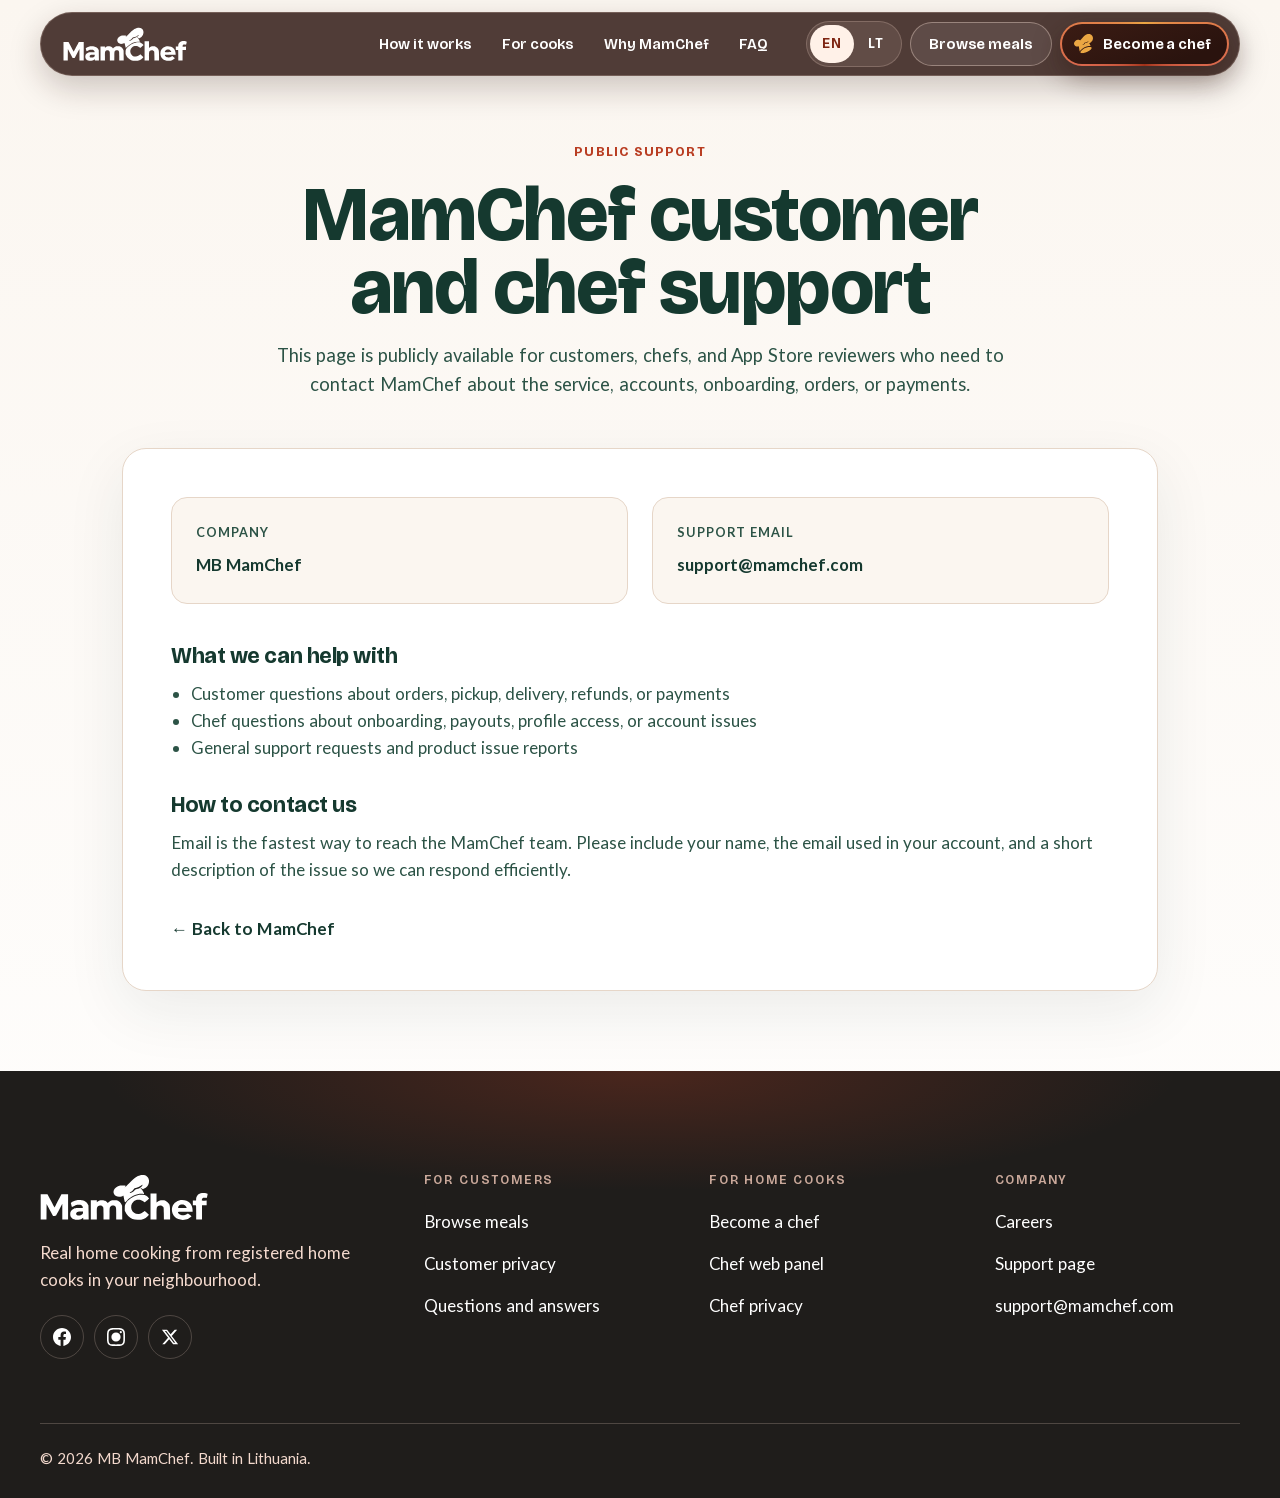
<file: support/index.html>
<!DOCTYPE html>
<html lang="en">
<head>
    <meta charset="UTF-8">
    <meta name="viewport" content="width=device-width, initial-scale=1.0">
    <title data-en="MamChef Support" data-lt="MamChef Pagalba">MamChef Support</title>
    <link rel="icon" href="../favicon.ico" sizes="48x48">
    <link rel="icon" href="../assets/img/favicon.svg" type="image/svg+xml">
    <link rel="icon" href="../assets/img/favicon-32.png" type="image/png" sizes="32x32">
    <link rel="apple-touch-icon" href="../assets/img/apple-touch-icon.png">
    <meta name="theme-color" content="#fbf6f0">
    <meta name="color-scheme" content="only light">
    <link rel="preload" href="../assets/fonts/bricolage-grotesque-600-800.woff2" as="font" type="font/woff2" crossorigin>
    <link rel="preload" href="../assets/fonts/mc-text-400.woff2" as="font" type="font/woff2" crossorigin>
    <script>(function(d){var c=d.documentElement.classList,l;c.add('js');try{l=localStorage.getItem('mc-lang')}catch(e){}if(!l){var n=(navigator.languages&&navigator.languages[0])||navigator.language||'';l=n.toLowerCase().indexOf('lt')===0?'lt':'en'}if(l==='lt')c.add('i18n-wait');if(window.matchMedia&&matchMedia('(prefers-reduced-motion: reduce)').matches)c.add('motion-off')})(document)</script>
    <link rel="stylesheet" href="../assets/css/site.css?v=20bf6e77">
    <script src="../assets/js/site.js?v=e4d9827e" defer></script>
    <style>
        * {
            margin: 0;
            padding: 0;
            box-sizing: border-box;
        }

        body {
            font-family: var(--text);
            line-height: 1.6;
            color: #15392f;
            overflow-x: hidden;
            background: linear-gradient(180deg, #fbf6f0 0%, #ffffff 100%);
        }

        h1, h2, h3, h4 {
            font-family: var(--display);
        }

        main {
            max-width: 1100px;
            margin: 0 auto;
            padding: calc(var(--hdr-h) + 4.5rem) 2rem 5rem;
        }

        .support-hero {
            text-align: center;
            margin-bottom: 3rem;
        }

        .eyebrow {
            display: inline-block;
            font-size: 0.85rem;
            font-weight: 700;
            letter-spacing: 0.08em;
            text-transform: uppercase;
            color: #b93d22;
            margin-bottom: 1rem;
        }

        .support-hero h1 {
            font-size: clamp(2.6rem, 6vw, 4.8rem);
            font-weight: 900;
            line-height: 0.95;
            margin-bottom: 1rem;
        }

        .support-hero p {
            max-width: 760px;
            margin: 0 auto;
            color: #2c5346;
            font-size: 1.15rem;
        }

        .support-card {
            background: #ffffff;
            border: 1px solid #e6d6c8;
            border-radius: 24px;
            padding: 3rem;
            box-shadow: 0 20px 60px rgba(21, 57, 47, 0.08);
        }

        .support-grid {
            display: grid;
            grid-template-columns: repeat(2, minmax(0, 1fr));
            gap: 1.5rem;
            margin-bottom: 2.5rem;
        }

        .support-item {
            background: #fbf6f0;
            border: 1px solid #e6d6c8;
            border-radius: 16px;
            padding: 1.5rem;
        }

        .support-label {
            display: block;
            font-size: 0.8rem;
            font-weight: 700;
            text-transform: uppercase;
            letter-spacing: 0.08em;
            color: #2c5346;
            margin-bottom: 0.65rem;
        }

        .support-value,
        .support-value a {
            color: #15392f;
            font-size: 1.05rem;
            font-weight: 700;
            text-decoration: none;
        }

        .support-value a:hover,
        .back-link:hover {
            color: #b93d22;
        }

        .section + .section {
            margin-top: 2rem;
        }

        .section h2 {
            font-size: 1.4rem;
            margin-bottom: 0.75rem;
        }

        .section p,
        .section li {
            color: #2c5346;
        }

        .section ul {
            padding-left: 1.25rem;
        }

        .back-link {
            display: inline-block;
            margin-top: 2rem;
            color: #15392f;
            text-decoration: none;
            font-weight: 700;
        }

        @media (max-width: 768px) {
            .support-grid {
                grid-template-columns: 1fr;
            }

            .support-card {
                padding: 2rem;
            }
        }
    </style>
</head>
<body>
<svg class="sprite" width="0" height="0" aria-hidden="true" focusable="false" style="position:absolute;overflow:hidden">
  <symbol id="wm" viewBox="0 0 754 210"><path fill-rule="evenodd" d="M 450.08 5.59 C 435.56 9.49, 423.97 17.84, 401.5 40.58 C 391.6 50.6, 382.38 59.34, 381 60.02 C 378.96 61.02, 379.21 60.51, 382.34 57.24 C 384.75 54.72, 385.77 52.98, 385.08 52.55 C 382.95 51.23, 366.44 50.78, 360.61 51.88 C 338.41 56.05, 324.52 74.74, 332.25 90.02 C 337.08 99.58, 348.45 104.36, 360.9 102.07 C 364.42 101.42, 368.56 100.24, 370.1 99.45 C 373.71 97.58, 375 97.62, 375 99.58 C 375 101.39, 380.96 126.3, 381.54 126.87 C 381.74 127.08, 385.36 123.81, 389.56 119.6 C 409.88 99.28, 435.17 88.15, 458.75 89.15 C 464.96 89.41, 467 89.18, 467 88.22 C 467 85.23, 459.42 72.27, 454.86 67.44 C 449.05 61.31, 450.21 59.65, 456.8 64.68 C 459.19 66.5, 461.68 68, 462.33 67.99 C 465.31 67.97, 474.39 62.68, 478.24 58.72 C 492.52 44.03, 493.36 22.69, 480.13 10.74 C 473.16 4.44, 461.68 2.47, 450.08 5.59 M 454 52.14 C 447.84 57.7, 437.97 62.14, 430.43 62.75 C 424.53 63.23, 424.27 63.37, 421.58 67.62 C 418.32 72.79, 412.65 77.85, 406.45 81.13 C 404 82.43, 402 83.74, 402 84.03 C 402 84.32, 403.18 84.66, 404.61 84.78 C 408.57 85.11, 418.53 79.29, 423.8 73.56 C 428.01 69, 429.18 68.33, 434.94 67.16 C 443.23 65.47, 449.57 62.21, 455.18 56.76 C 459.63 52.44, 461.93 47.96, 459.66 48.04 C 459.02 48.07, 456.48 49.91, 454 52.14 M 721.31 86.86 C 713.81 89.45, 708.31 93.44, 704.96 98.73 C 701.88 103.57, 701.14 106.29, 700.69 114.42 L 700.41 119.33 693.21 119.1 L 686 118.87 686 129.43 L 686 140 692.89 140 C 698.26 140, 699.92 140.35, 700.39 141.58 C 700.73 142.45, 701 156.85, 701 173.58 L 701 204 714 204 L 727 204 727 172 L 727 140 737.5 140 L 748 140 748 129.49 L 748 118.99 737.61 119.58 C 730.75 119.97, 727 119.81, 726.57 119.11 C 725.36 117.16, 728 110.14, 730.76 107.98 C 732.98 106.22, 734.45 105.92, 738.98 106.28 C 742.02 106.52, 745.4 107.03, 746.51 107.41 C 748.33 108.04, 748.74 107.24, 750.9 98.95 C 753.61 88.58, 753.78 88.99, 745.57 86.5 C 738.91 84.47, 727.73 84.64, 721.31 86.86 M 496 145.5 L 496 204 509.5 204 L 523 204 523.02 180.75 C 523.05 156.04, 523.81 149.93, 527.31 146.12 C 534.31 138.51, 548.47 139.59, 553.5 148.11 C 555.34 151.23, 555.52 153.62, 555.81 177.75 L 556.12 204 570.06 204 L 584 204 584 177.68 C 584 149.67, 583.23 142.36, 579.5 135 C 576.63 129.34, 569.38 122.53, 563.18 119.66 C 559.42 117.93, 556.63 117.5, 549 117.5 C 538.24 117.5, 532.09 119.59, 526.25 125.25 L 523 128.39 523 107.7 L 523 87 509.5 87 L 496 87 496 145.5 M 3 147.5 L 3 204 15.99 204 L 28.97 204 29.24 169.14 L 29.5 134.28 43.95 161.14 L 58.4 188 64.58 188 C 68.34 188, 71.14 187.51, 71.72 186.75 C 72.72 185.46, 79.18 173.28, 92.38 147.79 L 100 133.08 100 168.54 L 100 204 113 204 L 126 204 126 147.5 L 126 91 111.09 91 L 96.18 91 92.18 98.75 C 89.99 103.01, 85.65 111.22, 82.55 117 C 79.44 122.78, 74.34 132.56, 71.2 138.75 C 68.07 144.93, 65.28 149.99, 65 149.98 C 64.72 149.97, 57.52 136.71, 49 120.52 L 33.5 91.07 18.25 91.03 L 3 91 3 147.5 M 446 93.64 C 424.91 97.64, 399.87 111.98, 389.11 126.24 C 381.78 135.95, 380.5 139.94, 380.5 153.07 L 380.5 164.65 384.73 173.18 C 388 179.78, 390.5 183.17, 395.76 188.14 C 408.58 200.23, 419.96 204.97, 438 205.72 C 457.65 206.53, 470.82 201.78, 483.01 189.49 C 488.53 183.92, 489.23 182.82, 487.97 181.69 C 487.16 180.97, 482.8 177.11, 478.28 173.11 L 470.05 165.84 465.28 169.85 C 458.55 175.49, 451.19 178.91, 444.16 179.64 C 413.94 182.8, 397.13 145.25, 419.36 124.22 C 426.17 117.78, 432.26 115.49, 442.5 115.53 C 451.54 115.55, 456.72 117.4, 464.61 123.43 C 467.18 125.39, 469.67 127, 470.14 127 C 470.82 127, 481.96 117.73, 488.96 111.34 C 490.23 110.19, 489.75 109.31, 485.46 104.95 C 482.73 102.16, 477.62 98.47, 474.08 96.73 C 468.37 93.91, 466.6 93.53, 458.08 93.36 C 452.81 93.25, 447.38 93.38, 446 93.64 M 165.5 117.65 C 158.43 119.12, 153.71 120.71, 148 123.55 C 140.06 127.5, 137.45 130.09, 138.81 132.67 C 139.34 133.68, 140.29 136.97, 140.91 140 C 142.78 149.03, 142.55 148.97, 153.52 143.41 C 163.14 138.54, 163.3 138.5, 172.86 138.5 C 181.09 138.5, 183.03 138.83, 186.08 140.72 C 189.87 143.09, 192 146.58, 192 150.45 L 192 152.8 174.75 153.16 C 158.71 153.5, 157.12 153.71, 152 156.1 C 139.98 161.74, 135.55 168.17, 135.55 180 C 135.55 188.84, 137.78 194.03, 143.69 198.9 C 149.19 203.43, 156.05 205.46, 166 205.48 C 176.35 205.5, 182.9 203.73, 188.66 199.33 C 191.06 197.5, 193.24 196, 193.51 196 C 193.78 196, 194 197.8, 194 200 L 194 204 206.25 204 L 218.5 204 218 172.75 L 217.5 141.5 214.55 135.68 C 209.83 126.35, 201.85 120.83, 189.2 118.13 C 184.16 117.05, 169.76 116.76, 165.5 117.65 M 267.38 118.56 C 265.12 119.39, 261.41 121.67, 259.13 123.62 L 255 127.16 255 122.58 L 255 118 241.5 118 L 228 118 228 161 L 228 204 241.5 204 L 255 204 255 178.23 C 255 155.07, 255.19 152.12, 256.85 149.02 C 259.46 144.15, 263.07 141.79, 268.79 141.25 C 275.65 140.59, 280.31 142.94, 282.96 148.41 C 284.85 152.33, 285 154.49, 285 178.32 L 285 204 298.44 204 L 311.88 204 312.19 177.57 C 312.53 148.47, 312.48 148.72, 319.38 143.56 C 323.21 140.7, 331.77 140.71, 335.68 143.57 C 341.63 147.94, 342 149.93, 342 178.25 L 342 204 355.58 204 L 369.15 204 368.83 173.25 L 368.5 142.5 365.87 136.88 C 362.29 129.26, 356.95 123.61, 350.16 120.28 C 345.01 117.75, 343.5 117.5, 333.5 117.5 C 323.4 117.5, 322.07 117.73, 317.21 120.28 C 314.31 121.82, 310.12 124.7, 307.91 126.7 L 303.89 130.33 301.05 126.88 C 299.49 124.98, 295.81 122.12, 292.87 120.53 C 288.45 118.12, 286.13 117.57, 279.51 117.33 C 274.17 117.14, 270.13 117.55, 267.38 118.56 M 624.5 118.89 C 604.33 124.76, 591.98 140.72, 592.01 160.85 C 592.06 187.15, 612.37 206, 640.66 206 C 650.9 206, 657.77 204.61, 665.5 200.96 C 671.09 198.32, 680 191.69, 680 190.17 C 680 189.8, 676.38 186.64, 671.95 183.14 L 663.91 176.79 660.05 179.46 C 652.87 184.44, 641.33 186.39, 633.08 184.02 C 626.13 182.03, 619 174.98, 619 170.1 C 619 169.32, 628.69 169, 652 169 L 685 169 684.98 163.75 C 684.94 151.33, 680.3 138.54, 672.94 130.55 C 662.42 119.14, 641.19 114.03, 624.5 118.89 M 629.5 138.57 C 623.88 141.5, 619 147.72, 619 151.97 C 619 152.64, 625.76 153, 638.5 153 C 657.07 153, 658 152.91, 658 151.08 C 658 148.28, 652.06 141, 648.02 138.85 C 643.63 136.52, 633.73 136.37, 629.5 138.57 M 171.84 168.94 C 164.5 170.37, 160.95 174.67, 162.38 180.38 C 164.23 187.76, 182.36 187.84, 189.7 180.5 C 192.48 177.72, 193 176.47, 193 172.6 L 193 168 184.25 168.12 C 179.44 168.18, 173.85 168.55, 171.84 168.94"/></symbol>
  <symbol id="hat" viewBox="0 0 508 512"><path fill-rule="evenodd" pathLength="1" d="M 372.4 1.6 C 337.2 6.1, 298.6 28.3, 258.7 67 C 240.9 84.2, 218.2 109.6, 200 132.4 C 198.7 134.1, 192.3 142.1, 185.8 150.2 C 179.4 158.3, 173.7 165.7, 173.2 166.7 C 172.4 168, 171.8 168.1, 170.8 167.3 C 168.6 165.5, 150.5 159.1, 142.8 157.4 C 131.4 154.9, 109.4 154.4, 96.9 156.5 C 68.6 161.1, 46.8 172.2, 28 191.6 C 12.9 207.2, 4.9 222.2, 1.5 241.4 C -5.8 282.4, 18.6 319.6, 62.5 334.1 C 72.4 337.3, 72.7 337.4, 91.5 337.4 C 110.4 337.4, 110.6 337.4, 119.5 334.2 C 124.4 332.4, 128.7 331, 129.1 331 C 129.5 331, 130.1 333.6, 130.5 336.8 C 130.9 339.9, 132.4 350.1, 134 359.5 C 135.5 368.9, 138 383.9, 139.4 393 C 140.9 402.1, 143.4 417.6, 145 427.5 C 146.6 437.4, 148.7 450.2, 149.6 456 C 150.6 461.8, 151.6 467.2, 151.9 468.2 C 152.3 469.4, 154.9 466.6, 161.3 458 C 166.2 451.5, 171 445.3, 171.9 444.3 C 172.8 443.3, 178.4 437.1, 184.2 430.5 C 212.5 398.3, 246.1 372, 282.5 353.6 C 317.6 335.8, 353 325.4, 393.2 321.1 C 409.3 319.3, 430 320, 442.3 322.6 C 445.6 323.3, 445.7 323.8, 438 307.5 C 435.1 301.4, 430.9 292.4, 428.5 287.5 C 426.2 282.6, 420.6 270.7, 416 261.1 C 407.5 243.2, 407.3 242.1, 412.3 242 C 414.4 242, 429.8 236.2, 436.1 233 C 459.9 221, 483.1 196.7, 495.5 170.5 C 506.9 146.6, 510.3 119.3, 505.5 91 C 499.6 56.4, 478.6 27.9, 447.2 12.1 C 427 1.9, 399.6 -1.9, 372.4 1.6 M 382 185.9 C 376.3 193.5, 368 201.5, 358.8 208.1 C 352.8 212.4, 339.4 220, 337.8 220 C 337.3 220, 335.4 220.6, 333.7 221.4 C 329.3 223.4, 323.4 225.2, 320.2 225.5 C 306.7 226.9, 299.8 227.1, 295 226.2 C 288.5 225, 288.6 224.9, 283.7 234.2 C 271.6 256.8, 252.1 277.4, 231.8 288.9 C 228.6 290.7, 226 292.3, 226 292.4 C 226 292.6, 228.8 292.3, 232.3 291.8 C 245.5 290, 261.9 282.7, 274.6 272.9 C 281.6 267.5, 292.7 255.7, 296.9 249.2 L 300.3 244 307.4 244 C 319 243.9, 329.7 241.7, 340 237.2 C 350.8 232.4, 364.9 222.3, 370.7 215.3 C 375.3 209.7, 382 200.2, 382 199.4 C 382 199.1, 383.4 195.7, 385.1 191.9 C 386.9 187.6, 388 183.7, 387.8 181.7 L 387.5 178.4 382 185.9 M 400 345.6 C 398.1 345.9, 390.9 346.7, 384 347.5 C 323.9 354.6, 258.9 388, 210 437 C 191.7 455.3, 172.9 479, 170.8 486.6 C 168.8 494.1, 174.4 502.7, 184.3 507 C 198.9 513.5, 238.4 513.5, 265.5 507.1 C 270.3 505.9, 275.6 504.8, 277.3 504.4 C 281.3 503.8, 294.5 499.8, 307.5 495.5 C 378.3 471.6, 447 424.9, 468.3 386 C 472.4 378.5, 473.7 371.4, 472.1 365.3 C 469.9 357.1, 458 350.3, 441 347.4 C 432.4 345.9, 406.5 344.8, 400 345.6"/></symbol>
  <symbol id="i-arrow" viewBox="0 0 24 24" fill="none" stroke="currentColor" stroke-width="2" stroke-linecap="round" stroke-linejoin="round"><path d="M5 12h14M13 6l6 6-6 6"/></symbol>
  <symbol id="i-check" viewBox="0 0 24 24" fill="none" stroke="currentColor" stroke-width="2.2" stroke-linecap="round" stroke-linejoin="round"><path d="M5 12.5l4.2 4.2L19 7"/></symbol>
  <symbol id="i-pin" viewBox="0 0 24 24" fill="none" stroke="currentColor" stroke-width="1.8" stroke-linecap="round" stroke-linejoin="round"><path d="M12 21s-7-6.2-7-11.5a7 7 0 0 1 14 0C19 14.8 12 21 12 21z"/><circle cx="12" cy="9.5" r="2.5"/></symbol>
  <symbol id="i-bell" viewBox="0 0 24 24" fill="none" stroke="currentColor" stroke-width="1.8" stroke-linecap="round" stroke-linejoin="round"><path d="M6 16v-5a6 6 0 0 1 12 0v5l1.5 2h-15z"/><path d="M10 20.5a2 2 0 0 0 4 0"/></symbol>
  <symbol id="i-search" viewBox="0 0 24 24" fill="none" stroke="currentColor" stroke-width="2" stroke-linecap="round"><circle cx="11" cy="11" r="6.5"/><path d="M16 16l4.5 4.5"/></symbol>
  <symbol id="i-home" viewBox="0 0 24 24" fill="currentColor"><path d="M3.6 10.6L12 3.8l8.4 6.8V20a1 1 0 0 1-1 1h-4.6v-6.2H9.2V21H4.6a1 1 0 0 1-1-1z"/></symbol>
  <symbol id="i-orders" viewBox="0 0 24 24" fill="none" stroke="currentColor" stroke-width="1.8" stroke-linecap="round" stroke-linejoin="round"><rect x="5" y="4.5" width="14" height="16.5" rx="2"/><path d="M9 3.5h6v3H9zM8.5 11h7M8.5 15h5"/></symbol>
  <symbol id="i-cart" viewBox="0 0 24 24" fill="none" stroke="currentColor" stroke-width="1.8" stroke-linecap="round" stroke-linejoin="round"><path d="M3.5 9h17l-1.8 10a1.6 1.6 0 0 1-1.6 1.3H6.9a1.6 1.6 0 0 1-1.6-1.3z"/><path d="M8 9l3-5M16 9l-3-5M9 13v4M15 13v4"/></symbol>
  <symbol id="i-user" viewBox="0 0 24 24" fill="none" stroke="currentColor" stroke-width="1.8" stroke-linecap="round"><circle cx="12" cy="8" r="4"/><path d="M4.5 21a7.5 7.5 0 0 1 15 0"/></symbol>
  <symbol id="i-cloche" viewBox="0 0 24 24" fill="none" stroke="currentColor" stroke-width="1.9" stroke-linecap="round" stroke-linejoin="round"><path d="M3 18h18M5 18a7 7 0 0 1 14 0M12 8V6M10 6h4"/></symbol>
  <symbol id="i-heart" viewBox="0 0 24 24" fill="none" stroke="currentColor" stroke-width="1.8" stroke-linejoin="round"><path d="M12 20s-7.5-4.6-7.5-10.2A4.3 4.3 0 0 1 12 7a4.3 4.3 0 0 1 7.5 2.8C19.5 15.4 12 20 12 20z"/></symbol>
  <symbol id="i-star" viewBox="0 0 24 24" fill="currentColor"><path d="M12 3.5l2.6 5.4 5.9.8-4.3 4.1 1 5.8L12 16.9l-5.2 2.7 1-5.8-4.3-4.1 5.9-.8z"/></symbol>
  <symbol id="i-shield" viewBox="0 0 24 24" fill="none" stroke="currentColor" stroke-width="1.8" stroke-linecap="round" stroke-linejoin="round"><path d="M12 3l7.5 3v5.5c0 4.6-3.2 8.4-7.5 9.5-4.3-1.1-7.5-4.9-7.5-9.5V6z"/><path d="M8.5 12l2.5 2.5 4.5-5"/></symbol>
  <symbol id="i-bag" viewBox="0 0 24 24" fill="none" stroke="currentColor" stroke-width="1.8" stroke-linecap="round" stroke-linejoin="round"><path d="M5 8h14l-1 12.5H6z"/><path d="M9 10V6.5a3 3 0 0 1 6 0V10"/></symbol>
  <symbol id="i-bike" viewBox="0 0 24 24" fill="none" stroke="currentColor" stroke-width="1.8" stroke-linecap="round" stroke-linejoin="round"><circle cx="6" cy="17" r="3"/><circle cx="18" cy="17" r="3"/><path d="M6 17l3.5-7H15l3 7M9.5 10L8 7H5.5M15 10l-1.5-3H16"/></symbol>
  <symbol id="i-leaf" viewBox="0 0 24 24" fill="none" stroke="currentColor" stroke-width="1.8" stroke-linecap="round" stroke-linejoin="round"><path d="M5 19c0-8 5-13 14-14 0 9-5 14-13 14z"/><path d="M5 19l7.5-7.5"/></symbol>
  <symbol id="i-calendar" viewBox="0 0 24 24" fill="none" stroke="currentColor" stroke-width="1.8" stroke-linecap="round"><rect x="4" y="5.5" width="16" height="15" rx="2.5"/><path d="M4 10h16M8.5 3.5v4M15.5 3.5v4"/></symbol>
  <symbol id="i-chat" viewBox="0 0 24 24" fill="none" stroke="currentColor" stroke-width="1.8" stroke-linejoin="round"><path d="M20 12a7.5 7.5 0 0 1-11.2 6.5L4 20l1.5-4.6A7.5 7.5 0 1 1 20 12z"/><path d="M9 12h.01M12 12h.01M15 12h.01" stroke-width="2.6" stroke-linecap="round"/></symbol>
  <symbol id="i-card" viewBox="0 0 24 24" fill="none" stroke="currentColor" stroke-width="1.8" stroke-linecap="round"><rect x="3" y="6" width="18" height="13" rx="2.5"/><path d="M3 10.5h18M7 15h4"/></symbol>
  <symbol id="i-user-check" viewBox="0 0 24 24" fill="none" stroke="currentColor" stroke-width="1.8" stroke-linecap="round" stroke-linejoin="round"><circle cx="10" cy="8" r="4"/><path d="M3 21a7 7 0 0 1 12.5-4.3M15 18.5l2 2 4-4.5"/></symbol>
  <symbol id="i-mail" viewBox="0 0 24 24" fill="none" stroke="currentColor" stroke-width="1.8" stroke-linecap="round" stroke-linejoin="round"><rect x="3.5" y="5.5" width="17" height="13" rx="2.5"/><path d="M4 7l8 6 8-6"/></symbol>
  <symbol id="i-ext" viewBox="0 0 24 24" fill="none" stroke="currentColor" stroke-width="2" stroke-linecap="round" stroke-linejoin="round"><path d="M14 4h6v6M20 4l-9 9M18 14v5a1 1 0 0 1-1 1H5a1 1 0 0 1-1-1V7a1 1 0 0 1 1-1h5"/></symbol>
  <symbol id="i-apple" viewBox="0 0 24 24" fill="currentColor"><path d="M16.4 12.6c0-2.2 1.8-3.3 1.9-3.3-1-1.5-2.6-1.7-3.2-1.7-1.4-.1-2.6.8-3.3.8-.7 0-1.7-.8-2.9-.8-1.5 0-2.8.9-3.6 2.2-1.5 2.7-.4 6.6 1.1 8.8.7 1 1.6 2.2 2.7 2.2 1.1 0 1.5-.7 2.8-.7 1.3 0 1.7.7 2.9.7 1.2 0 1.9-1.1 2.6-2.1.8-1.2 1.2-2.4 1.2-2.5 0 0-2.3-.9-2.2-3.6zM14.2 6.1c.6-.7 1-1.7.9-2.8-.9 0-1.9.6-2.5 1.3-.6.6-1.1 1.7-.9 2.7.9.1 1.9-.5 2.5-1.2z"/></symbol>
  <symbol id="i-gplay" viewBox="0 0 24 24" fill="currentColor"><path d="M4.4 2.9l9.4 9.1-9.4 9.1c-.3-.2-.5-.6-.5-1.1V4c0-.5.2-.9.5-1.1zM15 13.2l2.3 2.2-10.9 6.2 8.6-8.4zm3.5-3.3l2.6 1.5c.8.5.8 1.6 0 2.1l-2.6 1.5-2.5-2.5 2.5-2.6zM6.4 2.4l10.9 6.2-2.3 2.2-8.6-8.4z"/></symbol>
  <symbol id="i-fb" viewBox="0 0 24 24" fill="currentColor"><path d="M24 12.073c0-6.627-5.373-12-12-12s-12 5.373-12 12c0 5.99 4.388 10.954 10.125 11.854v-8.385H7.078v-3.47h3.047V9.43c0-3.007 1.792-4.669 4.533-4.669 1.312 0 2.686.235 2.686.235v2.953H15.83c-1.491 0-1.956.925-1.956 1.874v2.25h3.328l-.532 3.47h-2.796v8.385C19.612 23.027 24 18.062 24 12.073z"/></symbol>
  <symbol id="i-ig" viewBox="0 0 24 24" fill="currentColor"><path d="M12 2.163c3.204 0 3.584.012 4.85.07 3.252.148 4.771 1.691 4.919 4.919.058 1.265.069 1.645.069 4.849 0 3.205-.012 3.584-.069 4.849-.149 3.225-1.664 4.771-4.919 4.919-1.266.058-1.644.07-4.85.07-3.204 0-3.584-.012-4.849-.07-3.26-.149-4.771-1.699-4.919-4.92-.058-1.265-.07-1.644-.07-4.849 0-3.204.013-3.583.07-4.849.149-3.227 1.664-4.771 4.919-4.919 1.266-.057 1.645-.069 4.849-.069zm0-2.163c-3.259 0-3.667.014-4.947.072-4.358.2-6.78 2.618-6.98 6.98-.059 1.281-.073 1.689-.073 4.948 0 3.259.014 3.668.072 4.948.2 4.358 2.618 6.78 6.98 6.98 1.281.058 1.689.072 4.948.072 3.259 0 3.668-.014 4.948-.072 4.354-.2 6.782-2.618 6.979-6.98.059-1.28.073-1.689.073-4.948 0-3.259-.014-3.667-.072-4.947-.196-4.354-2.617-6.78-6.979-6.98-1.281-.059-1.69-.073-4.949-.073zM5.838 12a6.162 6.162 0 1 1 12.324 0 6.162 6.162 0 0 1-12.324 0zM12 16a4 4 0 1 1 0-8 4 4 0 0 1 0 8zm4.965-10.405a1.44 1.44 0 1 1 2.881.001 1.44 1.44 0 0 1-2.881-.001z"/></symbol>
  <symbol id="i-x" viewBox="0 0 24 24" fill="currentColor"><path d="M18.244 2.25h3.308l-7.227 8.26 8.502 11.24H16.17l-5.214-6.817L4.99 21.75H1.68l7.73-8.835L1.254 2.25H8.08l4.713 6.231zm-1.161 17.52h1.833L7.084 4.126H5.117z"/></symbol>
</svg>

<a class="skip-link" href="#main" data-en="Skip to content" data-lt="Pereiti prie turinio">Skip to content</a>
<header class="site-header" data-header>
  <div class="hdr">
    <a class="brand" href="../" aria-label="MamChef home" data-aria-en="MamChef home" data-aria-lt="MamChef pradžia"><svg class="wm" viewBox="0 0 754 210" aria-hidden="true" focusable="false"><use href="#wm"/></svg></a>
    <nav class="hdr-nav" aria-label="Main" data-aria-en="Main" data-aria-lt="Pagrindinis meniu">
      <ul role="list">
        <li><a href="../#how-it-works" data-en="How it works" data-lt="Kaip tai veikia">How it works</a></li>
        <li><a href="../#for-cooks" data-en="For cooks" data-lt="Virėjams">For cooks</a></li>
        <li><a href="../#why" data-en="Why MamChef" data-lt="Kodėl MamChef">Why MamChef</a></li>
        <li><a href="../#faq" data-en="FAQ" data-lt="DUK">FAQ</a></li>
      </ul>
    </nav>
    <div class="hdr-tools">
      <div class="lang" role="group" aria-label="Language" data-aria-en="Language" data-aria-lt="Kalba">
        <button type="button" data-set-lang="en" aria-pressed="true" lang="en">EN</button>
        <button type="button" data-set-lang="lt" aria-pressed="false" lang="lt">LT</button>
      </div>
      <a class="btn btn-glass btn-sm hide-sm" href="https://app.mamchef.com" data-en="Browse meals" data-lt="Rinktis patiekalus">Browse meals</a>
      <a class="btn btn-chef btn-sm hide-md" href="../chefs/"><svg class="hat" viewBox="0 0 508 512" aria-hidden="true" focusable="false"><use href="#hat"/></svg><span data-en="Become a chef" data-lt="Tapti virėju">Become a chef</span></a>
      <button type="button" class="icon-btn burger" data-burger aria-expanded="false" aria-controls="mc-menu" aria-label="Open menu" data-aria-en="Open menu" data-aria-lt="Atidaryti meniu" data-aria-close-en="Close menu" data-aria-close-lt="Uždaryti meniu"><span></span></button>
    </div>
    <div class="progress" aria-hidden="true"><i></i></div>
  </div>
</header>
<div class="sheet" id="mc-menu" hidden>
  <nav aria-label="Menu" data-aria-en="Menu" data-aria-lt="Meniu">
    <ul role="list">
        <li><a href="../#how-it-works" data-en="How it works" data-lt="Kaip tai veikia">How it works</a></li>
        <li><a href="../#for-cooks" data-en="For cooks" data-lt="Virėjams">For cooks</a></li>
        <li><a href="../#why" data-en="Why MamChef" data-lt="Kodėl MamChef">Why MamChef</a></li>
        <li><a href="../#faq" data-en="FAQ" data-lt="DUK">FAQ</a></li>
    </ul>
  </nav>
  <div class="sheet-ctas">
    <a class="btn btn-gold" href="https://app.mamchef.com"><span data-en="Browse today's meals" data-lt="Peržiūrėti šiandienos patiekalus">Browse today's meals</span><svg aria-hidden="true"><use href="#i-arrow"/></svg></a>
    <a class="btn btn-chef" href="../chefs/"><svg class="hat" viewBox="0 0 508 512" aria-hidden="true" focusable="false"><use href="#hat"/></svg><span data-en="Become a chef" data-lt="Tapti virėju">Become a chef</span></a>
  </div>
  <div class="sheet-foot">
    <a class="sheet-mail" href="mailto:support@mamchef.com">support@mamchef.com</a>
  </div>
</div>


<main id="main">
    <section class="support-hero">
        <span class="eyebrow" data-en="Public Support" data-lt="Vieša pagalba">Public Support</span>
        <h1 data-en="MamChef customer and chef support" data-lt="MamChef klientų ir virėjų pagalba">MamChef customer and chef support</h1>
        <p data-en="This page is publicly available for customers, chefs, and App Store reviewers who need to contact MamChef about the service, accounts, onboarding, orders, or payments." data-lt="Šis puslapis yra viešai prieinamas klientams, virėjams ir App Store peržiūros komandai, kuriems reikia susisiekti su MamChef dėl paslaugos, paskyrų, registracijos, užsakymų ar mokėjimų.">This page is publicly available for customers, chefs, and App Store reviewers who need to contact MamChef about the service, accounts, onboarding, orders, or payments.</p>
    </section>

    <section class="support-card">
        <div class="support-grid">
            <div class="support-item">
                <span class="support-label" data-en="Company" data-lt="Įmonė">Company</span>
                <div class="support-value">MB MamChef</div>
            </div>
            <div class="support-item">
                <span class="support-label" data-en="Support Email" data-lt="Pagalbos el. paštas">Support Email</span>
                <div class="support-value"><a href="mailto:support@mamchef.com">support@mamchef.com</a></div>
            </div>
        </div>

        <div class="section">
            <h2 data-en="What we can help with" data-lt="Kuo galime padėti">What we can help with</h2>
            <ul>
                <li data-en="Customer questions about orders, pickup, delivery, refunds, or payments" data-lt="Klientų klausimai apie užsakymus, atsiėmimą, pristatymą, grąžinimus ar mokėjimus">Customer questions about orders, pickup, delivery, refunds, or payments</li>
                <li data-en="Chef questions about onboarding, payouts, profile access, or account issues" data-lt="Virėjų klausimai apie registraciją, išmokas, profilio prieigą ar paskyros problemas">Chef questions about onboarding, payouts, profile access, or account issues</li>
                <li data-en="General support requests and product issue reports" data-lt="Bendros pagalbos užklausos ir produkto problemų pranešimai">General support requests and product issue reports</li>
            </ul>
        </div>

        <div class="section">
            <h2 data-en="How to contact us" data-lt="Kaip su mumis susisiekti">How to contact us</h2>
            <p data-en="Email is the fastest way to reach the MamChef team. Please include your name, the email used in your account, and a short description of the issue so we can respond efficiently." data-lt="El. paštas yra greičiausias būdas susisiekti su MamChef komanda. Nurodykite savo vardą, paskyroje naudojamą el. paštą ir trumpą problemos aprašymą, kad galėtume greičiau atsakyti.">Email is the fastest way to reach the MamChef team. Please include your name, the email used in your account, and a short description of the issue so we can respond efficiently.</p>
        </div>

        <a class="back-link" href="https://mamchef.com" data-en="← Back to MamChef" data-lt="← Grįžti į MamChef">← Back to MamChef</a>
    </section>
</main>

<footer class="site-footer dark">
  <div class="wrap">
    <div class="ft-grid">
      <div class="ft-brand">
        <svg class="wm" viewBox="0 0 754 210" role="img" aria-label="MamChef"><use href="#wm"/></svg>
        <p data-en="Real home cooking from registered home cooks in your neighbourhood." data-lt="Tikras namų maistas iš registruotų namų virėjų jūsų kaimynystėje.">Real home cooking from registered home cooks in your neighbourhood.</p>
        <div class="ft-social">
          <a href="https://www.facebook.com/people/Mamchefofficial/61579213977609/" aria-label="MamChef on Facebook" data-aria-en="MamChef on Facebook" data-aria-lt="MamChef Facebook"><svg aria-hidden="true"><use href="#i-fb"/></svg></a>
          <a href="https://www.instagram.com/mamchefofficial/" aria-label="MamChef on Instagram" data-aria-en="MamChef on Instagram" data-aria-lt="MamChef Instagram"><svg aria-hidden="true"><use href="#i-ig"/></svg></a>
          <a href="https://x.com/MamChefOfficial" aria-label="MamChef on X" data-aria-en="MamChef on X" data-aria-lt="MamChef X"><svg aria-hidden="true"><use href="#i-x"/></svg></a>
        </div>
      </div>
      <nav class="ft-col" aria-labelledby="ft-c">
        <h2 id="ft-c" data-en="For customers" data-lt="Klientams">For customers</h2>
        <ul role="list">
          <li><a href="https://app.mamchef.com" data-en="Browse meals" data-lt="Rinktis patiekalus">Browse meals</a></li>
          <li><a href="https://app.mamchef.com/privacy.html" data-en="Customer privacy" data-lt="Klientų privatumas">Customer privacy</a></li>
          <li><a href="../#faq" data-en="Questions and answers" data-lt="Klausimai ir atsakymai">Questions and answers</a></li>
        </ul>
      </nav>
      <nav class="ft-col" aria-labelledby="ft-k">
        <h2 id="ft-k" data-en="For home cooks" data-lt="Namų virėjams">For home cooks</h2>
        <ul role="list">
          <li><a href="../chefs/" data-en="Become a chef" data-lt="Tapti virėju">Become a chef</a></li>
          <li><a href="https://chef.mamchef.com" data-en="Chef web panel" data-lt="Virėjo internetinis skydelis">Chef web panel</a></li>
          <li><a href="https://chef.mamchef.com/privacy.html" data-en="Chef privacy" data-lt="Virėjų privatumas">Chef privacy</a></li>
        </ul>
      </nav>
      <nav class="ft-col" aria-labelledby="ft-m">
        <h2 id="ft-m" data-en="Company" data-lt="Įmonė">Company</h2>
        <ul role="list">
          <li><a href="../careers/" data-en="Careers" data-lt="Karjera">Careers</a></li>
          <li><a href="../support/" data-en="Support page" data-lt="Pagalbos puslapis">Support page</a></li>
          <li><a href="mailto:support@mamchef.com">support@mamchef.com</a></li>
        </ul>
      </nav>
    </div>
    <div class="ft-giant" aria-hidden="true"><svg class="wm" viewBox="0 0 754 210"><use href="#wm"/></svg></div>
    <div class="ft-bottom">
      <p>&copy; <span data-year>2026</span> MB MamChef. <span data-en="Built in Lithuania." data-lt="Sukurta Lietuvoje.">Built in Lithuania.</span></p>
    </div>
  </div>
</footer>


</body>
</html>
</file>
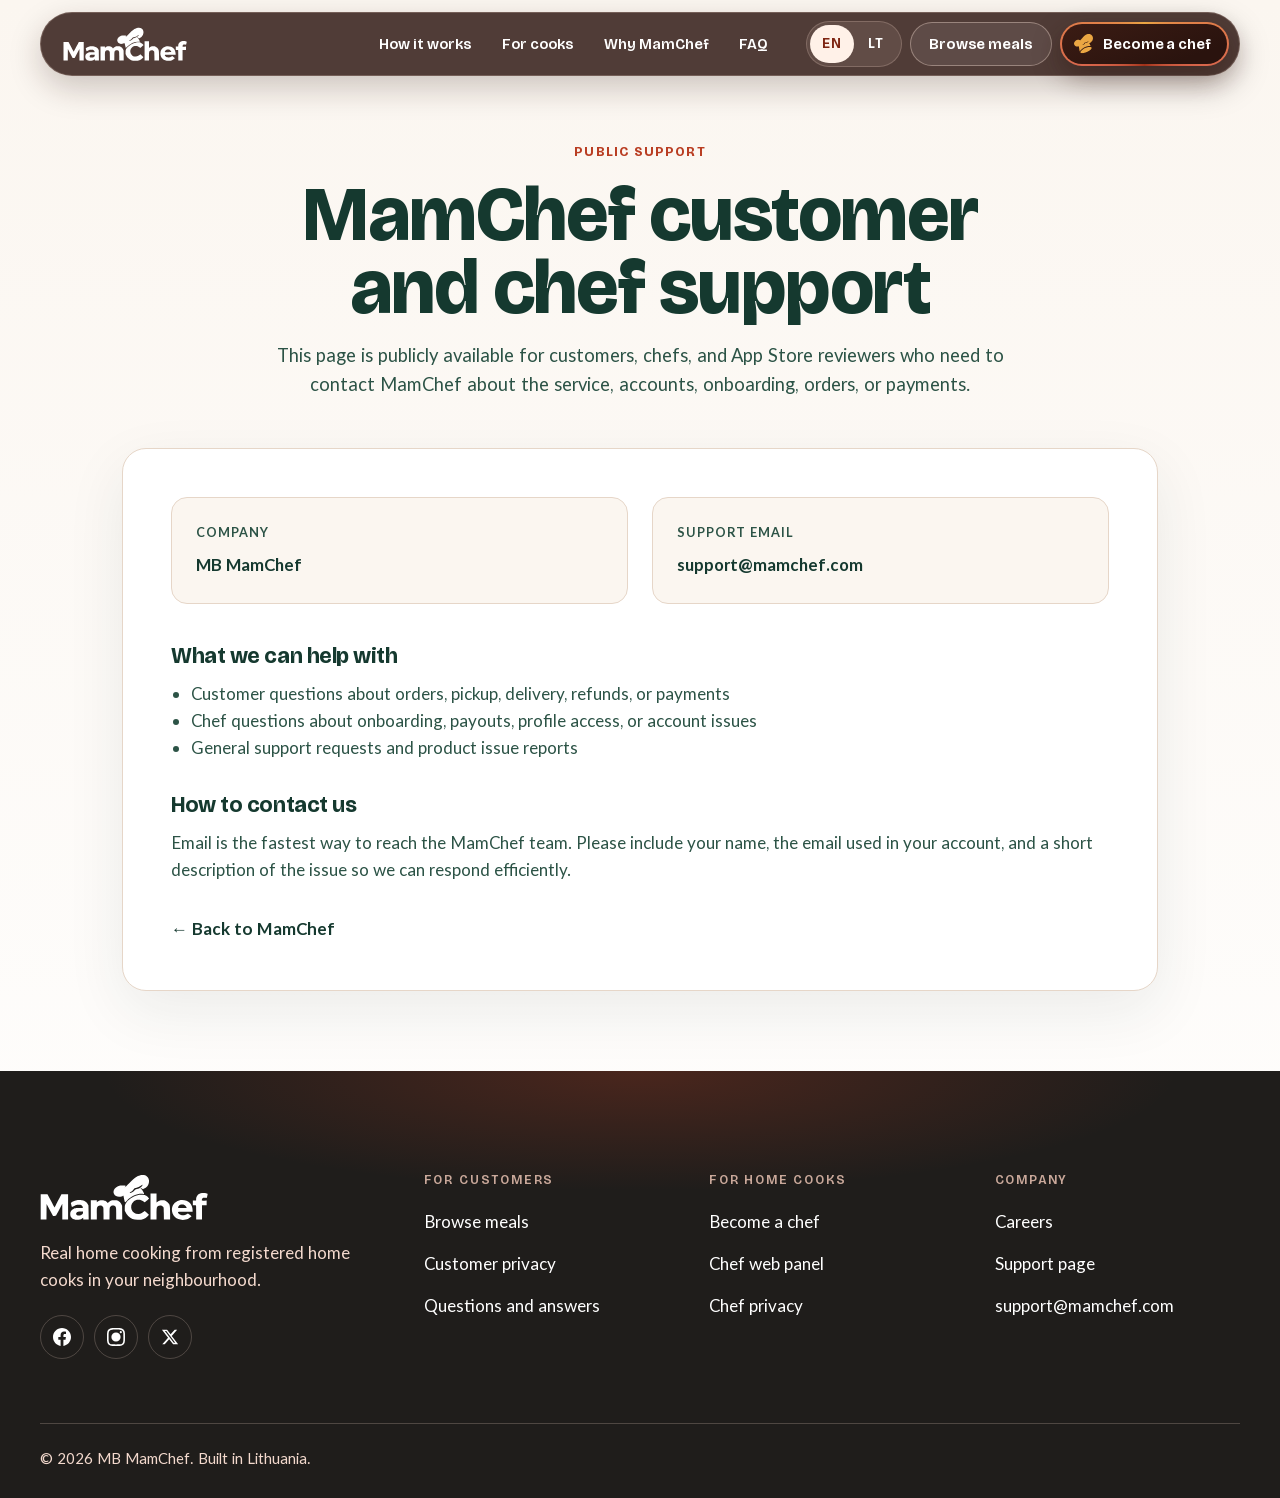
<file: support.html>
<!DOCTYPE html>
<html lang="en">
<head>
    <meta charset="UTF-8">
    <meta name="viewport" content="width=device-width, initial-scale=1.0">
    <title data-en="MamChef Support" data-lt="MamChef Pagalba">MamChef Support</title>
    <link rel="icon" href="favicon.ico" sizes="48x48">
    <link rel="icon" href="assets/img/favicon.svg" type="image/svg+xml">
    <link rel="icon" href="assets/img/favicon-32.png" type="image/png" sizes="32x32">
    <link rel="apple-touch-icon" href="assets/img/apple-touch-icon.png">
    <meta name="theme-color" content="#fbf6f0">
    <meta name="color-scheme" content="only light">
    <link rel="preload" href="assets/fonts/bricolage-grotesque-600-800.woff2" as="font" type="font/woff2" crossorigin>
    <link rel="preload" href="assets/fonts/mc-text-400.woff2" as="font" type="font/woff2" crossorigin>
    <script>(function(d){var c=d.documentElement.classList,l;c.add('js');try{l=localStorage.getItem('mc-lang')}catch(e){}if(!l){var n=(navigator.languages&&navigator.languages[0])||navigator.language||'';l=n.toLowerCase().indexOf('lt')===0?'lt':'en'}if(l==='lt')c.add('i18n-wait');if(window.matchMedia&&matchMedia('(prefers-reduced-motion: reduce)').matches)c.add('motion-off')})(document)</script>
    <link rel="stylesheet" href="assets/css/site.css?v=20bf6e77">
    <script src="assets/js/site.js?v=e4d9827e" defer></script>
    <style>
        * {
            margin: 0;
            padding: 0;
            box-sizing: border-box;
        }

        body {
            font-family: var(--text);
            line-height: 1.6;
            color: #15392f;
            overflow-x: hidden;
            background: linear-gradient(180deg, #fbf6f0 0%, #ffffff 100%);
        }

        h1, h2, h3, h4 {
            font-family: var(--display);
        }

        main {
            max-width: 1100px;
            margin: 0 auto;
            padding: calc(var(--hdr-h) + 4.5rem) 2rem 5rem;
        }

        .support-hero {
            text-align: center;
            margin-bottom: 3rem;
        }

        .eyebrow {
            display: inline-block;
            font-size: 0.85rem;
            font-weight: 700;
            letter-spacing: 0.08em;
            text-transform: uppercase;
            color: #b93d22;
            margin-bottom: 1rem;
        }

        .support-hero h1 {
            font-size: clamp(2.6rem, 6vw, 4.8rem);
            font-weight: 900;
            line-height: 0.95;
            margin-bottom: 1rem;
        }

        .support-hero p {
            max-width: 760px;
            margin: 0 auto;
            color: #2c5346;
            font-size: 1.15rem;
        }

        .support-card {
            background: #ffffff;
            border: 1px solid #e6d6c8;
            border-radius: 24px;
            padding: 3rem;
            box-shadow: 0 20px 60px rgba(21, 57, 47, 0.08);
        }

        .support-grid {
            display: grid;
            grid-template-columns: repeat(2, minmax(0, 1fr));
            gap: 1.5rem;
            margin-bottom: 2.5rem;
        }

        .support-item {
            background: #fbf6f0;
            border: 1px solid #e6d6c8;
            border-radius: 16px;
            padding: 1.5rem;
        }

        .support-label {
            display: block;
            font-size: 0.8rem;
            font-weight: 700;
            text-transform: uppercase;
            letter-spacing: 0.08em;
            color: #2c5346;
            margin-bottom: 0.65rem;
        }

        .support-value,
        .support-value a {
            color: #15392f;
            font-size: 1.05rem;
            font-weight: 700;
            text-decoration: none;
        }

        .support-value a:hover,
        .back-link:hover {
            color: #b93d22;
        }

        .section + .section {
            margin-top: 2rem;
        }

        .section h2 {
            font-size: 1.4rem;
            margin-bottom: 0.75rem;
        }

        .section p,
        .section li {
            color: #2c5346;
        }

        .section ul {
            padding-left: 1.25rem;
        }

        .back-link {
            display: inline-block;
            margin-top: 2rem;
            color: #15392f;
            text-decoration: none;
            font-weight: 700;
        }

        @media (max-width: 768px) {
            .support-grid {
                grid-template-columns: 1fr;
            }

            .support-card {
                padding: 2rem;
            }
        }
    </style>
</head>
<body>
<svg class="sprite" width="0" height="0" aria-hidden="true" focusable="false" style="position:absolute;overflow:hidden">
  <symbol id="wm" viewBox="0 0 754 210"><path fill-rule="evenodd" d="M 450.08 5.59 C 435.56 9.49, 423.97 17.84, 401.5 40.58 C 391.6 50.6, 382.38 59.34, 381 60.02 C 378.96 61.02, 379.21 60.51, 382.34 57.24 C 384.75 54.72, 385.77 52.98, 385.08 52.55 C 382.95 51.23, 366.44 50.78, 360.61 51.88 C 338.41 56.05, 324.52 74.74, 332.25 90.02 C 337.08 99.58, 348.45 104.36, 360.9 102.07 C 364.42 101.42, 368.56 100.24, 370.1 99.45 C 373.71 97.58, 375 97.62, 375 99.58 C 375 101.39, 380.96 126.3, 381.54 126.87 C 381.74 127.08, 385.36 123.81, 389.56 119.6 C 409.88 99.28, 435.17 88.15, 458.75 89.15 C 464.96 89.41, 467 89.18, 467 88.22 C 467 85.23, 459.42 72.27, 454.86 67.44 C 449.05 61.31, 450.21 59.65, 456.8 64.68 C 459.19 66.5, 461.68 68, 462.33 67.99 C 465.31 67.97, 474.39 62.68, 478.24 58.72 C 492.52 44.03, 493.36 22.69, 480.13 10.74 C 473.16 4.44, 461.68 2.47, 450.08 5.59 M 454 52.14 C 447.84 57.7, 437.97 62.14, 430.43 62.75 C 424.53 63.23, 424.27 63.37, 421.58 67.62 C 418.32 72.79, 412.65 77.85, 406.45 81.13 C 404 82.43, 402 83.74, 402 84.03 C 402 84.32, 403.18 84.66, 404.61 84.78 C 408.57 85.11, 418.53 79.29, 423.8 73.56 C 428.01 69, 429.18 68.33, 434.94 67.16 C 443.23 65.47, 449.57 62.21, 455.18 56.76 C 459.63 52.44, 461.93 47.96, 459.66 48.04 C 459.02 48.07, 456.48 49.91, 454 52.14 M 721.31 86.86 C 713.81 89.45, 708.31 93.44, 704.96 98.73 C 701.88 103.57, 701.14 106.29, 700.69 114.42 L 700.41 119.33 693.21 119.1 L 686 118.87 686 129.43 L 686 140 692.89 140 C 698.26 140, 699.92 140.35, 700.39 141.58 C 700.73 142.45, 701 156.85, 701 173.58 L 701 204 714 204 L 727 204 727 172 L 727 140 737.5 140 L 748 140 748 129.49 L 748 118.99 737.61 119.58 C 730.75 119.97, 727 119.81, 726.57 119.11 C 725.36 117.16, 728 110.14, 730.76 107.98 C 732.98 106.22, 734.45 105.92, 738.98 106.28 C 742.02 106.52, 745.4 107.03, 746.51 107.41 C 748.33 108.04, 748.74 107.24, 750.9 98.95 C 753.61 88.58, 753.78 88.99, 745.57 86.5 C 738.91 84.47, 727.73 84.64, 721.31 86.86 M 496 145.5 L 496 204 509.5 204 L 523 204 523.02 180.75 C 523.05 156.04, 523.81 149.93, 527.31 146.12 C 534.31 138.51, 548.47 139.59, 553.5 148.11 C 555.34 151.23, 555.52 153.62, 555.81 177.75 L 556.12 204 570.06 204 L 584 204 584 177.68 C 584 149.67, 583.23 142.36, 579.5 135 C 576.63 129.34, 569.38 122.53, 563.18 119.66 C 559.42 117.93, 556.63 117.5, 549 117.5 C 538.24 117.5, 532.09 119.59, 526.25 125.25 L 523 128.39 523 107.7 L 523 87 509.5 87 L 496 87 496 145.5 M 3 147.5 L 3 204 15.99 204 L 28.97 204 29.24 169.14 L 29.5 134.28 43.95 161.14 L 58.4 188 64.58 188 C 68.34 188, 71.14 187.51, 71.72 186.75 C 72.72 185.46, 79.18 173.28, 92.38 147.79 L 100 133.08 100 168.54 L 100 204 113 204 L 126 204 126 147.5 L 126 91 111.09 91 L 96.18 91 92.18 98.75 C 89.99 103.01, 85.65 111.22, 82.55 117 C 79.44 122.78, 74.34 132.56, 71.2 138.75 C 68.07 144.93, 65.28 149.99, 65 149.98 C 64.72 149.97, 57.52 136.71, 49 120.52 L 33.5 91.07 18.25 91.03 L 3 91 3 147.5 M 446 93.64 C 424.91 97.64, 399.87 111.98, 389.11 126.24 C 381.78 135.95, 380.5 139.94, 380.5 153.07 L 380.5 164.65 384.73 173.18 C 388 179.78, 390.5 183.17, 395.76 188.14 C 408.58 200.23, 419.96 204.97, 438 205.72 C 457.65 206.53, 470.82 201.78, 483.01 189.49 C 488.53 183.92, 489.23 182.82, 487.97 181.69 C 487.16 180.97, 482.8 177.11, 478.28 173.11 L 470.05 165.84 465.28 169.85 C 458.55 175.49, 451.19 178.91, 444.16 179.64 C 413.94 182.8, 397.13 145.25, 419.36 124.22 C 426.17 117.78, 432.26 115.49, 442.5 115.53 C 451.54 115.55, 456.72 117.4, 464.61 123.43 C 467.18 125.39, 469.67 127, 470.14 127 C 470.82 127, 481.96 117.73, 488.96 111.34 C 490.23 110.19, 489.75 109.31, 485.46 104.95 C 482.73 102.16, 477.62 98.47, 474.08 96.73 C 468.37 93.91, 466.6 93.53, 458.08 93.36 C 452.81 93.25, 447.38 93.38, 446 93.64 M 165.5 117.65 C 158.43 119.12, 153.71 120.71, 148 123.55 C 140.06 127.5, 137.45 130.09, 138.81 132.67 C 139.34 133.68, 140.29 136.97, 140.91 140 C 142.78 149.03, 142.55 148.97, 153.52 143.41 C 163.14 138.54, 163.3 138.5, 172.86 138.5 C 181.09 138.5, 183.03 138.83, 186.08 140.72 C 189.87 143.09, 192 146.58, 192 150.45 L 192 152.8 174.75 153.16 C 158.71 153.5, 157.12 153.71, 152 156.1 C 139.98 161.74, 135.55 168.17, 135.55 180 C 135.55 188.84, 137.78 194.03, 143.69 198.9 C 149.19 203.43, 156.05 205.46, 166 205.48 C 176.35 205.5, 182.9 203.73, 188.66 199.33 C 191.06 197.5, 193.24 196, 193.51 196 C 193.78 196, 194 197.8, 194 200 L 194 204 206.25 204 L 218.5 204 218 172.75 L 217.5 141.5 214.55 135.68 C 209.83 126.35, 201.85 120.83, 189.2 118.13 C 184.16 117.05, 169.76 116.76, 165.5 117.65 M 267.38 118.56 C 265.12 119.39, 261.41 121.67, 259.13 123.62 L 255 127.16 255 122.58 L 255 118 241.5 118 L 228 118 228 161 L 228 204 241.5 204 L 255 204 255 178.23 C 255 155.07, 255.19 152.12, 256.85 149.02 C 259.46 144.15, 263.07 141.79, 268.79 141.25 C 275.65 140.59, 280.31 142.94, 282.96 148.41 C 284.85 152.33, 285 154.49, 285 178.32 L 285 204 298.44 204 L 311.88 204 312.19 177.57 C 312.53 148.47, 312.48 148.72, 319.38 143.56 C 323.21 140.7, 331.77 140.71, 335.68 143.57 C 341.63 147.94, 342 149.93, 342 178.25 L 342 204 355.58 204 L 369.15 204 368.83 173.25 L 368.5 142.5 365.87 136.88 C 362.29 129.26, 356.95 123.61, 350.16 120.28 C 345.01 117.75, 343.5 117.5, 333.5 117.5 C 323.4 117.5, 322.07 117.73, 317.21 120.28 C 314.31 121.82, 310.12 124.7, 307.91 126.7 L 303.89 130.33 301.05 126.88 C 299.49 124.98, 295.81 122.12, 292.87 120.53 C 288.45 118.12, 286.13 117.57, 279.51 117.33 C 274.17 117.14, 270.13 117.55, 267.38 118.56 M 624.5 118.89 C 604.33 124.76, 591.98 140.72, 592.01 160.85 C 592.06 187.15, 612.37 206, 640.66 206 C 650.9 206, 657.77 204.61, 665.5 200.96 C 671.09 198.32, 680 191.69, 680 190.17 C 680 189.8, 676.38 186.64, 671.95 183.14 L 663.91 176.79 660.05 179.46 C 652.87 184.44, 641.33 186.39, 633.08 184.02 C 626.13 182.03, 619 174.98, 619 170.1 C 619 169.32, 628.69 169, 652 169 L 685 169 684.98 163.75 C 684.94 151.33, 680.3 138.54, 672.94 130.55 C 662.42 119.14, 641.19 114.03, 624.5 118.89 M 629.5 138.57 C 623.88 141.5, 619 147.72, 619 151.97 C 619 152.64, 625.76 153, 638.5 153 C 657.07 153, 658 152.91, 658 151.08 C 658 148.28, 652.06 141, 648.02 138.85 C 643.63 136.52, 633.73 136.37, 629.5 138.57 M 171.84 168.94 C 164.5 170.37, 160.95 174.67, 162.38 180.38 C 164.23 187.76, 182.36 187.84, 189.7 180.5 C 192.48 177.72, 193 176.47, 193 172.6 L 193 168 184.25 168.12 C 179.44 168.18, 173.85 168.55, 171.84 168.94"/></symbol>
  <symbol id="hat" viewBox="0 0 508 512"><path fill-rule="evenodd" pathLength="1" d="M 372.4 1.6 C 337.2 6.1, 298.6 28.3, 258.7 67 C 240.9 84.2, 218.2 109.6, 200 132.4 C 198.7 134.1, 192.3 142.1, 185.8 150.2 C 179.4 158.3, 173.7 165.7, 173.2 166.7 C 172.4 168, 171.8 168.1, 170.8 167.3 C 168.6 165.5, 150.5 159.1, 142.8 157.4 C 131.4 154.9, 109.4 154.4, 96.9 156.5 C 68.6 161.1, 46.8 172.2, 28 191.6 C 12.9 207.2, 4.9 222.2, 1.5 241.4 C -5.8 282.4, 18.6 319.6, 62.5 334.1 C 72.4 337.3, 72.7 337.4, 91.5 337.4 C 110.4 337.4, 110.6 337.4, 119.5 334.2 C 124.4 332.4, 128.7 331, 129.1 331 C 129.5 331, 130.1 333.6, 130.5 336.8 C 130.9 339.9, 132.4 350.1, 134 359.5 C 135.5 368.9, 138 383.9, 139.4 393 C 140.9 402.1, 143.4 417.6, 145 427.5 C 146.6 437.4, 148.7 450.2, 149.6 456 C 150.6 461.8, 151.6 467.2, 151.9 468.2 C 152.3 469.4, 154.9 466.6, 161.3 458 C 166.2 451.5, 171 445.3, 171.9 444.3 C 172.8 443.3, 178.4 437.1, 184.2 430.5 C 212.5 398.3, 246.1 372, 282.5 353.6 C 317.6 335.8, 353 325.4, 393.2 321.1 C 409.3 319.3, 430 320, 442.3 322.6 C 445.6 323.3, 445.7 323.8, 438 307.5 C 435.1 301.4, 430.9 292.4, 428.5 287.5 C 426.2 282.6, 420.6 270.7, 416 261.1 C 407.5 243.2, 407.3 242.1, 412.3 242 C 414.4 242, 429.8 236.2, 436.1 233 C 459.9 221, 483.1 196.7, 495.5 170.5 C 506.9 146.6, 510.3 119.3, 505.5 91 C 499.6 56.4, 478.6 27.9, 447.2 12.1 C 427 1.9, 399.6 -1.9, 372.4 1.6 M 382 185.9 C 376.3 193.5, 368 201.5, 358.8 208.1 C 352.8 212.4, 339.4 220, 337.8 220 C 337.3 220, 335.4 220.6, 333.7 221.4 C 329.3 223.4, 323.4 225.2, 320.2 225.5 C 306.7 226.9, 299.8 227.1, 295 226.2 C 288.5 225, 288.6 224.9, 283.7 234.2 C 271.6 256.8, 252.1 277.4, 231.8 288.9 C 228.6 290.7, 226 292.3, 226 292.4 C 226 292.6, 228.8 292.3, 232.3 291.8 C 245.5 290, 261.9 282.7, 274.6 272.9 C 281.6 267.5, 292.7 255.7, 296.9 249.2 L 300.3 244 307.4 244 C 319 243.9, 329.7 241.7, 340 237.2 C 350.8 232.4, 364.9 222.3, 370.7 215.3 C 375.3 209.7, 382 200.2, 382 199.4 C 382 199.1, 383.4 195.7, 385.1 191.9 C 386.9 187.6, 388 183.7, 387.8 181.7 L 387.5 178.4 382 185.9 M 400 345.6 C 398.1 345.9, 390.9 346.7, 384 347.5 C 323.9 354.6, 258.9 388, 210 437 C 191.7 455.3, 172.9 479, 170.8 486.6 C 168.8 494.1, 174.4 502.7, 184.3 507 C 198.9 513.5, 238.4 513.5, 265.5 507.1 C 270.3 505.9, 275.6 504.8, 277.3 504.4 C 281.3 503.8, 294.5 499.8, 307.5 495.5 C 378.3 471.6, 447 424.9, 468.3 386 C 472.4 378.5, 473.7 371.4, 472.1 365.3 C 469.9 357.1, 458 350.3, 441 347.4 C 432.4 345.9, 406.5 344.8, 400 345.6"/></symbol>
  <symbol id="i-arrow" viewBox="0 0 24 24" fill="none" stroke="currentColor" stroke-width="2" stroke-linecap="round" stroke-linejoin="round"><path d="M5 12h14M13 6l6 6-6 6"/></symbol>
  <symbol id="i-check" viewBox="0 0 24 24" fill="none" stroke="currentColor" stroke-width="2.2" stroke-linecap="round" stroke-linejoin="round"><path d="M5 12.5l4.2 4.2L19 7"/></symbol>
  <symbol id="i-pin" viewBox="0 0 24 24" fill="none" stroke="currentColor" stroke-width="1.8" stroke-linecap="round" stroke-linejoin="round"><path d="M12 21s-7-6.2-7-11.5a7 7 0 0 1 14 0C19 14.8 12 21 12 21z"/><circle cx="12" cy="9.5" r="2.5"/></symbol>
  <symbol id="i-bell" viewBox="0 0 24 24" fill="none" stroke="currentColor" stroke-width="1.8" stroke-linecap="round" stroke-linejoin="round"><path d="M6 16v-5a6 6 0 0 1 12 0v5l1.5 2h-15z"/><path d="M10 20.5a2 2 0 0 0 4 0"/></symbol>
  <symbol id="i-search" viewBox="0 0 24 24" fill="none" stroke="currentColor" stroke-width="2" stroke-linecap="round"><circle cx="11" cy="11" r="6.5"/><path d="M16 16l4.5 4.5"/></symbol>
  <symbol id="i-home" viewBox="0 0 24 24" fill="currentColor"><path d="M3.6 10.6L12 3.8l8.4 6.8V20a1 1 0 0 1-1 1h-4.6v-6.2H9.2V21H4.6a1 1 0 0 1-1-1z"/></symbol>
  <symbol id="i-orders" viewBox="0 0 24 24" fill="none" stroke="currentColor" stroke-width="1.8" stroke-linecap="round" stroke-linejoin="round"><rect x="5" y="4.5" width="14" height="16.5" rx="2"/><path d="M9 3.5h6v3H9zM8.5 11h7M8.5 15h5"/></symbol>
  <symbol id="i-cart" viewBox="0 0 24 24" fill="none" stroke="currentColor" stroke-width="1.8" stroke-linecap="round" stroke-linejoin="round"><path d="M3.5 9h17l-1.8 10a1.6 1.6 0 0 1-1.6 1.3H6.9a1.6 1.6 0 0 1-1.6-1.3z"/><path d="M8 9l3-5M16 9l-3-5M9 13v4M15 13v4"/></symbol>
  <symbol id="i-user" viewBox="0 0 24 24" fill="none" stroke="currentColor" stroke-width="1.8" stroke-linecap="round"><circle cx="12" cy="8" r="4"/><path d="M4.5 21a7.5 7.5 0 0 1 15 0"/></symbol>
  <symbol id="i-cloche" viewBox="0 0 24 24" fill="none" stroke="currentColor" stroke-width="1.9" stroke-linecap="round" stroke-linejoin="round"><path d="M3 18h18M5 18a7 7 0 0 1 14 0M12 8V6M10 6h4"/></symbol>
  <symbol id="i-heart" viewBox="0 0 24 24" fill="none" stroke="currentColor" stroke-width="1.8" stroke-linejoin="round"><path d="M12 20s-7.5-4.6-7.5-10.2A4.3 4.3 0 0 1 12 7a4.3 4.3 0 0 1 7.5 2.8C19.5 15.4 12 20 12 20z"/></symbol>
  <symbol id="i-star" viewBox="0 0 24 24" fill="currentColor"><path d="M12 3.5l2.6 5.4 5.9.8-4.3 4.1 1 5.8L12 16.9l-5.2 2.7 1-5.8-4.3-4.1 5.9-.8z"/></symbol>
  <symbol id="i-shield" viewBox="0 0 24 24" fill="none" stroke="currentColor" stroke-width="1.8" stroke-linecap="round" stroke-linejoin="round"><path d="M12 3l7.5 3v5.5c0 4.6-3.2 8.4-7.5 9.5-4.3-1.1-7.5-4.9-7.5-9.5V6z"/><path d="M8.5 12l2.5 2.5 4.5-5"/></symbol>
  <symbol id="i-bag" viewBox="0 0 24 24" fill="none" stroke="currentColor" stroke-width="1.8" stroke-linecap="round" stroke-linejoin="round"><path d="M5 8h14l-1 12.5H6z"/><path d="M9 10V6.5a3 3 0 0 1 6 0V10"/></symbol>
  <symbol id="i-bike" viewBox="0 0 24 24" fill="none" stroke="currentColor" stroke-width="1.8" stroke-linecap="round" stroke-linejoin="round"><circle cx="6" cy="17" r="3"/><circle cx="18" cy="17" r="3"/><path d="M6 17l3.5-7H15l3 7M9.5 10L8 7H5.5M15 10l-1.5-3H16"/></symbol>
  <symbol id="i-leaf" viewBox="0 0 24 24" fill="none" stroke="currentColor" stroke-width="1.8" stroke-linecap="round" stroke-linejoin="round"><path d="M5 19c0-8 5-13 14-14 0 9-5 14-13 14z"/><path d="M5 19l7.5-7.5"/></symbol>
  <symbol id="i-calendar" viewBox="0 0 24 24" fill="none" stroke="currentColor" stroke-width="1.8" stroke-linecap="round"><rect x="4" y="5.5" width="16" height="15" rx="2.5"/><path d="M4 10h16M8.5 3.5v4M15.5 3.5v4"/></symbol>
  <symbol id="i-chat" viewBox="0 0 24 24" fill="none" stroke="currentColor" stroke-width="1.8" stroke-linejoin="round"><path d="M20 12a7.5 7.5 0 0 1-11.2 6.5L4 20l1.5-4.6A7.5 7.5 0 1 1 20 12z"/><path d="M9 12h.01M12 12h.01M15 12h.01" stroke-width="2.6" stroke-linecap="round"/></symbol>
  <symbol id="i-card" viewBox="0 0 24 24" fill="none" stroke="currentColor" stroke-width="1.8" stroke-linecap="round"><rect x="3" y="6" width="18" height="13" rx="2.5"/><path d="M3 10.5h18M7 15h4"/></symbol>
  <symbol id="i-user-check" viewBox="0 0 24 24" fill="none" stroke="currentColor" stroke-width="1.8" stroke-linecap="round" stroke-linejoin="round"><circle cx="10" cy="8" r="4"/><path d="M3 21a7 7 0 0 1 12.5-4.3M15 18.5l2 2 4-4.5"/></symbol>
  <symbol id="i-mail" viewBox="0 0 24 24" fill="none" stroke="currentColor" stroke-width="1.8" stroke-linecap="round" stroke-linejoin="round"><rect x="3.5" y="5.5" width="17" height="13" rx="2.5"/><path d="M4 7l8 6 8-6"/></symbol>
  <symbol id="i-ext" viewBox="0 0 24 24" fill="none" stroke="currentColor" stroke-width="2" stroke-linecap="round" stroke-linejoin="round"><path d="M14 4h6v6M20 4l-9 9M18 14v5a1 1 0 0 1-1 1H5a1 1 0 0 1-1-1V7a1 1 0 0 1 1-1h5"/></symbol>
  <symbol id="i-apple" viewBox="0 0 24 24" fill="currentColor"><path d="M16.4 12.6c0-2.2 1.8-3.3 1.9-3.3-1-1.5-2.6-1.7-3.2-1.7-1.4-.1-2.6.8-3.3.8-.7 0-1.7-.8-2.9-.8-1.5 0-2.8.9-3.6 2.2-1.5 2.7-.4 6.6 1.1 8.8.7 1 1.6 2.2 2.7 2.2 1.1 0 1.5-.7 2.8-.7 1.3 0 1.7.7 2.9.7 1.2 0 1.9-1.1 2.6-2.1.8-1.2 1.2-2.4 1.2-2.5 0 0-2.3-.9-2.2-3.6zM14.2 6.1c.6-.7 1-1.7.9-2.8-.9 0-1.9.6-2.5 1.3-.6.6-1.1 1.7-.9 2.7.9.1 1.9-.5 2.5-1.2z"/></symbol>
  <symbol id="i-gplay" viewBox="0 0 24 24" fill="currentColor"><path d="M4.4 2.9l9.4 9.1-9.4 9.1c-.3-.2-.5-.6-.5-1.1V4c0-.5.2-.9.5-1.1zM15 13.2l2.3 2.2-10.9 6.2 8.6-8.4zm3.5-3.3l2.6 1.5c.8.5.8 1.6 0 2.1l-2.6 1.5-2.5-2.5 2.5-2.6zM6.4 2.4l10.9 6.2-2.3 2.2-8.6-8.4z"/></symbol>
  <symbol id="i-fb" viewBox="0 0 24 24" fill="currentColor"><path d="M24 12.073c0-6.627-5.373-12-12-12s-12 5.373-12 12c0 5.99 4.388 10.954 10.125 11.854v-8.385H7.078v-3.47h3.047V9.43c0-3.007 1.792-4.669 4.533-4.669 1.312 0 2.686.235 2.686.235v2.953H15.83c-1.491 0-1.956.925-1.956 1.874v2.25h3.328l-.532 3.47h-2.796v8.385C19.612 23.027 24 18.062 24 12.073z"/></symbol>
  <symbol id="i-ig" viewBox="0 0 24 24" fill="currentColor"><path d="M12 2.163c3.204 0 3.584.012 4.85.07 3.252.148 4.771 1.691 4.919 4.919.058 1.265.069 1.645.069 4.849 0 3.205-.012 3.584-.069 4.849-.149 3.225-1.664 4.771-4.919 4.919-1.266.058-1.644.07-4.85.07-3.204 0-3.584-.012-4.849-.07-3.26-.149-4.771-1.699-4.919-4.92-.058-1.265-.07-1.644-.07-4.849 0-3.204.013-3.583.07-4.849.149-3.227 1.664-4.771 4.919-4.919 1.266-.057 1.645-.069 4.849-.069zm0-2.163c-3.259 0-3.667.014-4.947.072-4.358.2-6.78 2.618-6.98 6.98-.059 1.281-.073 1.689-.073 4.948 0 3.259.014 3.668.072 4.948.2 4.358 2.618 6.78 6.98 6.98 1.281.058 1.689.072 4.948.072 3.259 0 3.668-.014 4.948-.072 4.354-.2 6.782-2.618 6.979-6.98.059-1.28.073-1.689.073-4.948 0-3.259-.014-3.667-.072-4.947-.196-4.354-2.617-6.78-6.979-6.98-1.281-.059-1.69-.073-4.949-.073zM5.838 12a6.162 6.162 0 1 1 12.324 0 6.162 6.162 0 0 1-12.324 0zM12 16a4 4 0 1 1 0-8 4 4 0 0 1 0 8zm4.965-10.405a1.44 1.44 0 1 1 2.881.001 1.44 1.44 0 0 1-2.881-.001z"/></symbol>
  <symbol id="i-x" viewBox="0 0 24 24" fill="currentColor"><path d="M18.244 2.25h3.308l-7.227 8.26 8.502 11.24H16.17l-5.214-6.817L4.99 21.75H1.68l7.73-8.835L1.254 2.25H8.08l4.713 6.231zm-1.161 17.52h1.833L7.084 4.126H5.117z"/></symbol>
</svg>

<a class="skip-link" href="#main" data-en="Skip to content" data-lt="Pereiti prie turinio">Skip to content</a>
<header class="site-header" data-header>
  <div class="hdr">
    <a class="brand" href="./" aria-label="MamChef home" data-aria-en="MamChef home" data-aria-lt="MamChef pradžia"><svg class="wm" viewBox="0 0 754 210" aria-hidden="true" focusable="false"><use href="#wm"/></svg></a>
    <nav class="hdr-nav" aria-label="Main" data-aria-en="Main" data-aria-lt="Pagrindinis meniu">
      <ul role="list">
        <li><a href="./#how-it-works" data-en="How it works" data-lt="Kaip tai veikia">How it works</a></li>
        <li><a href="./#for-cooks" data-en="For cooks" data-lt="Virėjams">For cooks</a></li>
        <li><a href="./#why" data-en="Why MamChef" data-lt="Kodėl MamChef">Why MamChef</a></li>
        <li><a href="./#faq" data-en="FAQ" data-lt="DUK">FAQ</a></li>
      </ul>
    </nav>
    <div class="hdr-tools">
      <div class="lang" role="group" aria-label="Language" data-aria-en="Language" data-aria-lt="Kalba">
        <button type="button" data-set-lang="en" aria-pressed="true" lang="en">EN</button>
        <button type="button" data-set-lang="lt" aria-pressed="false" lang="lt">LT</button>
      </div>
      <a class="btn btn-glass btn-sm hide-sm" href="https://app.mamchef.com" data-en="Browse meals" data-lt="Rinktis patiekalus">Browse meals</a>
      <a class="btn btn-chef btn-sm hide-md" href="chefs/"><svg class="hat" viewBox="0 0 508 512" aria-hidden="true" focusable="false"><use href="#hat"/></svg><span data-en="Become a chef" data-lt="Tapti virėju">Become a chef</span></a>
      <button type="button" class="icon-btn burger" data-burger aria-expanded="false" aria-controls="mc-menu" aria-label="Open menu" data-aria-en="Open menu" data-aria-lt="Atidaryti meniu" data-aria-close-en="Close menu" data-aria-close-lt="Uždaryti meniu"><span></span></button>
    </div>
    <div class="progress" aria-hidden="true"><i></i></div>
  </div>
</header>
<div class="sheet" id="mc-menu" hidden>
  <nav aria-label="Menu" data-aria-en="Menu" data-aria-lt="Meniu">
    <ul role="list">
        <li><a href="./#how-it-works" data-en="How it works" data-lt="Kaip tai veikia">How it works</a></li>
        <li><a href="./#for-cooks" data-en="For cooks" data-lt="Virėjams">For cooks</a></li>
        <li><a href="./#why" data-en="Why MamChef" data-lt="Kodėl MamChef">Why MamChef</a></li>
        <li><a href="./#faq" data-en="FAQ" data-lt="DUK">FAQ</a></li>
    </ul>
  </nav>
  <div class="sheet-ctas">
    <a class="btn btn-gold" href="https://app.mamchef.com"><span data-en="Browse today's meals" data-lt="Peržiūrėti šiandienos patiekalus">Browse today's meals</span><svg aria-hidden="true"><use href="#i-arrow"/></svg></a>
    <a class="btn btn-chef" href="chefs/"><svg class="hat" viewBox="0 0 508 512" aria-hidden="true" focusable="false"><use href="#hat"/></svg><span data-en="Become a chef" data-lt="Tapti virėju">Become a chef</span></a>
  </div>
  <div class="sheet-foot">
    <a class="sheet-mail" href="mailto:support@mamchef.com">support@mamchef.com</a>
  </div>
</div>


<main id="main">
    <section class="support-hero">
        <span class="eyebrow" data-en="Public Support" data-lt="Vieša pagalba">Public Support</span>
        <h1 data-en="MamChef customer and chef support" data-lt="MamChef klientų ir virėjų pagalba">MamChef customer and chef support</h1>
        <p data-en="This page is publicly available for customers, chefs, and App Store reviewers who need to contact MamChef about the service, accounts, onboarding, orders, or payments." data-lt="Šis puslapis yra viešai prieinamas klientams, virėjams ir App Store peržiūros komandai, kuriems reikia susisiekti su MamChef dėl paslaugos, paskyrų, registracijos, užsakymų ar mokėjimų.">This page is publicly available for customers, chefs, and App Store reviewers who need to contact MamChef about the service, accounts, onboarding, orders, or payments.</p>
    </section>

    <section class="support-card">
        <div class="support-grid">
            <div class="support-item">
                <span class="support-label" data-en="Company" data-lt="Įmonė">Company</span>
                <div class="support-value">MB MamChef</div>
            </div>
            <div class="support-item">
                <span class="support-label" data-en="Support Email" data-lt="Pagalbos el. paštas">Support Email</span>
                <div class="support-value"><a href="mailto:support@mamchef.com">support@mamchef.com</a></div>
            </div>
        </div>

        <div class="section">
            <h2 data-en="What we can help with" data-lt="Kuo galime padėti">What we can help with</h2>
            <ul>
                <li data-en="Customer questions about orders, pickup, delivery, refunds, or payments" data-lt="Klientų klausimai apie užsakymus, atsiėmimą, pristatymą, grąžinimus ar mokėjimus">Customer questions about orders, pickup, delivery, refunds, or payments</li>
                <li data-en="Chef questions about onboarding, payouts, profile access, or account issues" data-lt="Virėjų klausimai apie registraciją, išmokas, profilio prieigą ar paskyros problemas">Chef questions about onboarding, payouts, profile access, or account issues</li>
                <li data-en="General support requests and product issue reports" data-lt="Bendros pagalbos užklausos ir produkto problemų pranešimai">General support requests and product issue reports</li>
            </ul>
        </div>

        <div class="section">
            <h2 data-en="How to contact us" data-lt="Kaip su mumis susisiekti">How to contact us</h2>
            <p data-en="Email is the fastest way to reach the MamChef team. Please include your name, the email used in your account, and a short description of the issue so we can respond efficiently." data-lt="El. paštas yra greičiausias būdas susisiekti su MamChef komanda. Nurodykite savo vardą, paskyroje naudojamą el. paštą ir trumpą problemos aprašymą, kad galėtume greičiau atsakyti.">Email is the fastest way to reach the MamChef team. Please include your name, the email used in your account, and a short description of the issue so we can respond efficiently.</p>
        </div>

        <a class="back-link" href="index.html" data-en="← Back to MamChef" data-lt="← Grįžti į MamChef">← Back to MamChef</a>
    </section>
</main>

<footer class="site-footer dark">
  <div class="wrap">
    <div class="ft-grid">
      <div class="ft-brand">
        <svg class="wm" viewBox="0 0 754 210" role="img" aria-label="MamChef"><use href="#wm"/></svg>
        <p data-en="Real home cooking from registered home cooks in your neighbourhood." data-lt="Tikras namų maistas iš registruotų namų virėjų jūsų kaimynystėje.">Real home cooking from registered home cooks in your neighbourhood.</p>
        <div class="ft-social">
          <a href="https://www.facebook.com/people/Mamchefofficial/61579213977609/" aria-label="MamChef on Facebook" data-aria-en="MamChef on Facebook" data-aria-lt="MamChef Facebook"><svg aria-hidden="true"><use href="#i-fb"/></svg></a>
          <a href="https://www.instagram.com/mamchefofficial/" aria-label="MamChef on Instagram" data-aria-en="MamChef on Instagram" data-aria-lt="MamChef Instagram"><svg aria-hidden="true"><use href="#i-ig"/></svg></a>
          <a href="https://x.com/MamChefOfficial" aria-label="MamChef on X" data-aria-en="MamChef on X" data-aria-lt="MamChef X"><svg aria-hidden="true"><use href="#i-x"/></svg></a>
        </div>
      </div>
      <nav class="ft-col" aria-labelledby="ft-c">
        <h2 id="ft-c" data-en="For customers" data-lt="Klientams">For customers</h2>
        <ul role="list">
          <li><a href="https://app.mamchef.com" data-en="Browse meals" data-lt="Rinktis patiekalus">Browse meals</a></li>
          <li><a href="https://app.mamchef.com/privacy.html" data-en="Customer privacy" data-lt="Klientų privatumas">Customer privacy</a></li>
          <li><a href="./#faq" data-en="Questions and answers" data-lt="Klausimai ir atsakymai">Questions and answers</a></li>
        </ul>
      </nav>
      <nav class="ft-col" aria-labelledby="ft-k">
        <h2 id="ft-k" data-en="For home cooks" data-lt="Namų virėjams">For home cooks</h2>
        <ul role="list">
          <li><a href="chefs/" data-en="Become a chef" data-lt="Tapti virėju">Become a chef</a></li>
          <li><a href="https://chef.mamchef.com" data-en="Chef web panel" data-lt="Virėjo internetinis skydelis">Chef web panel</a></li>
          <li><a href="https://chef.mamchef.com/privacy.html" data-en="Chef privacy" data-lt="Virėjų privatumas">Chef privacy</a></li>
        </ul>
      </nav>
      <nav class="ft-col" aria-labelledby="ft-m">
        <h2 id="ft-m" data-en="Company" data-lt="Įmonė">Company</h2>
        <ul role="list">
          <li><a href="careers/" data-en="Careers" data-lt="Karjera">Careers</a></li>
          <li><a href="support/" data-en="Support page" data-lt="Pagalbos puslapis">Support page</a></li>
          <li><a href="mailto:support@mamchef.com">support@mamchef.com</a></li>
        </ul>
      </nav>
    </div>
    <div class="ft-giant" aria-hidden="true"><svg class="wm" viewBox="0 0 754 210"><use href="#wm"/></svg></div>
    <div class="ft-bottom">
      <p>&copy; <span data-year>2026</span> MB MamChef. <span data-en="Built in Lithuania." data-lt="Sukurta Lietuvoje.">Built in Lithuania.</span></p>
    </div>
  </div>
</footer>


</body>
</html>
</file>
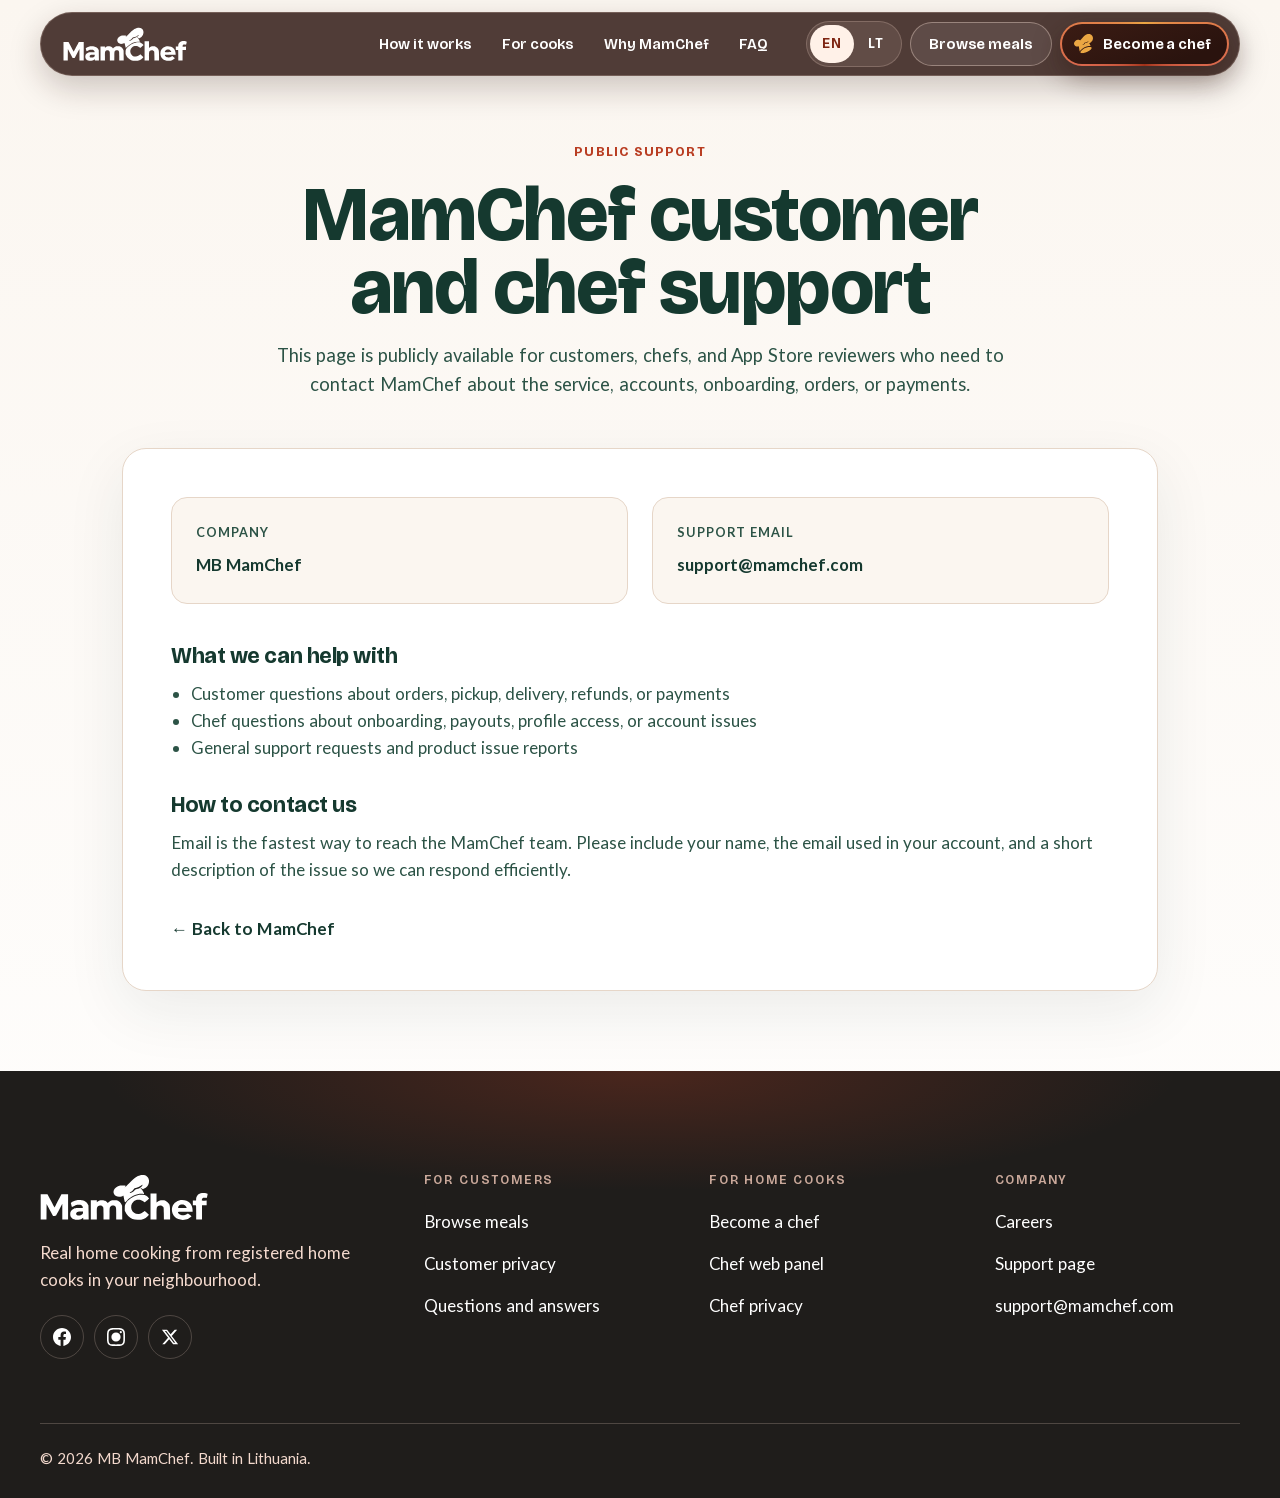
<file: support/support.html>
<!DOCTYPE html>
<html lang="en">
<head>
    <meta charset="UTF-8">
    <meta name="viewport" content="width=device-width, initial-scale=1.0">
    <title data-en="MamChef Support" data-lt="MamChef Pagalba">MamChef Support</title>
    <link rel="icon" href="../favicon.ico" sizes="48x48">
    <link rel="icon" href="../assets/img/favicon.svg" type="image/svg+xml">
    <link rel="icon" href="../assets/img/favicon-32.png" type="image/png" sizes="32x32">
    <link rel="apple-touch-icon" href="../assets/img/apple-touch-icon.png">
    <meta name="theme-color" content="#fbf6f0">
    <meta name="color-scheme" content="only light">
    <link rel="preload" href="../assets/fonts/bricolage-grotesque-600-800.woff2" as="font" type="font/woff2" crossorigin>
    <link rel="preload" href="../assets/fonts/mc-text-400.woff2" as="font" type="font/woff2" crossorigin>
    <script>(function(d){var c=d.documentElement.classList,l;c.add('js');try{l=localStorage.getItem('mc-lang')}catch(e){}if(!l){var n=(navigator.languages&&navigator.languages[0])||navigator.language||'';l=n.toLowerCase().indexOf('lt')===0?'lt':'en'}if(l==='lt')c.add('i18n-wait');if(window.matchMedia&&matchMedia('(prefers-reduced-motion: reduce)').matches)c.add('motion-off')})(document)</script>
    <link rel="stylesheet" href="../assets/css/site.css?v=20bf6e77">
    <script src="../assets/js/site.js?v=e4d9827e" defer></script>
    <style>
        * {
            margin: 0;
            padding: 0;
            box-sizing: border-box;
        }

        body {
            font-family: var(--text);
            line-height: 1.6;
            color: #15392f;
            overflow-x: hidden;
            background: linear-gradient(180deg, #fbf6f0 0%, #ffffff 100%);
        }

        h1, h2, h3, h4 {
            font-family: var(--display);
        }

        main {
            max-width: 1100px;
            margin: 0 auto;
            padding: calc(var(--hdr-h) + 4.5rem) 2rem 5rem;
        }

        .support-hero {
            text-align: center;
            margin-bottom: 3rem;
        }

        .eyebrow {
            display: inline-block;
            font-size: 0.85rem;
            font-weight: 700;
            letter-spacing: 0.08em;
            text-transform: uppercase;
            color: #b93d22;
            margin-bottom: 1rem;
        }

        .support-hero h1 {
            font-size: clamp(2.6rem, 6vw, 4.8rem);
            font-weight: 900;
            line-height: 0.95;
            margin-bottom: 1rem;
        }

        .support-hero p {
            max-width: 760px;
            margin: 0 auto;
            color: #2c5346;
            font-size: 1.15rem;
        }

        .support-card {
            background: #ffffff;
            border: 1px solid #e6d6c8;
            border-radius: 24px;
            padding: 3rem;
            box-shadow: 0 20px 60px rgba(21, 57, 47, 0.08);
        }

        .support-grid {
            display: grid;
            grid-template-columns: repeat(2, minmax(0, 1fr));
            gap: 1.5rem;
            margin-bottom: 2.5rem;
        }

        .support-item {
            background: #fbf6f0;
            border: 1px solid #e6d6c8;
            border-radius: 16px;
            padding: 1.5rem;
        }

        .support-label {
            display: block;
            font-size: 0.8rem;
            font-weight: 700;
            text-transform: uppercase;
            letter-spacing: 0.08em;
            color: #2c5346;
            margin-bottom: 0.65rem;
        }

        .support-value,
        .support-value a {
            color: #15392f;
            font-size: 1.05rem;
            font-weight: 700;
            text-decoration: none;
        }

        .support-value a:hover,
        .back-link:hover {
            color: #b93d22;
        }

        .section + .section {
            margin-top: 2rem;
        }

        .section h2 {
            font-size: 1.4rem;
            margin-bottom: 0.75rem;
        }

        .section p,
        .section li {
            color: #2c5346;
        }

        .section ul {
            padding-left: 1.25rem;
        }

        .back-link {
            display: inline-block;
            margin-top: 2rem;
            color: #15392f;
            text-decoration: none;
            font-weight: 700;
        }

        @media (max-width: 768px) {
            .support-grid {
                grid-template-columns: 1fr;
            }

            .support-card {
                padding: 2rem;
            }
        }
    </style>
</head>
<body>
<svg class="sprite" width="0" height="0" aria-hidden="true" focusable="false" style="position:absolute;overflow:hidden">
  <symbol id="wm" viewBox="0 0 754 210"><path fill-rule="evenodd" d="M 450.08 5.59 C 435.56 9.49, 423.97 17.84, 401.5 40.58 C 391.6 50.6, 382.38 59.34, 381 60.02 C 378.96 61.02, 379.21 60.51, 382.34 57.24 C 384.75 54.72, 385.77 52.98, 385.08 52.55 C 382.95 51.23, 366.44 50.78, 360.61 51.88 C 338.41 56.05, 324.52 74.74, 332.25 90.02 C 337.08 99.58, 348.45 104.36, 360.9 102.07 C 364.42 101.42, 368.56 100.24, 370.1 99.45 C 373.71 97.58, 375 97.62, 375 99.58 C 375 101.39, 380.96 126.3, 381.54 126.87 C 381.74 127.08, 385.36 123.81, 389.56 119.6 C 409.88 99.28, 435.17 88.15, 458.75 89.15 C 464.96 89.41, 467 89.18, 467 88.22 C 467 85.23, 459.42 72.27, 454.86 67.44 C 449.05 61.31, 450.21 59.65, 456.8 64.68 C 459.19 66.5, 461.68 68, 462.33 67.99 C 465.31 67.97, 474.39 62.68, 478.24 58.72 C 492.52 44.03, 493.36 22.69, 480.13 10.74 C 473.16 4.44, 461.68 2.47, 450.08 5.59 M 454 52.14 C 447.84 57.7, 437.97 62.14, 430.43 62.75 C 424.53 63.23, 424.27 63.37, 421.58 67.62 C 418.32 72.79, 412.65 77.85, 406.45 81.13 C 404 82.43, 402 83.74, 402 84.03 C 402 84.32, 403.18 84.66, 404.61 84.78 C 408.57 85.11, 418.53 79.29, 423.8 73.56 C 428.01 69, 429.18 68.33, 434.94 67.16 C 443.23 65.47, 449.57 62.21, 455.18 56.76 C 459.63 52.44, 461.93 47.96, 459.66 48.04 C 459.02 48.07, 456.48 49.91, 454 52.14 M 721.31 86.86 C 713.81 89.45, 708.31 93.44, 704.96 98.73 C 701.88 103.57, 701.14 106.29, 700.69 114.42 L 700.41 119.33 693.21 119.1 L 686 118.87 686 129.43 L 686 140 692.89 140 C 698.26 140, 699.92 140.35, 700.39 141.58 C 700.73 142.45, 701 156.85, 701 173.58 L 701 204 714 204 L 727 204 727 172 L 727 140 737.5 140 L 748 140 748 129.49 L 748 118.99 737.61 119.58 C 730.75 119.97, 727 119.81, 726.57 119.11 C 725.36 117.16, 728 110.14, 730.76 107.98 C 732.98 106.22, 734.45 105.92, 738.98 106.28 C 742.02 106.52, 745.4 107.03, 746.51 107.41 C 748.33 108.04, 748.74 107.24, 750.9 98.95 C 753.61 88.58, 753.78 88.99, 745.57 86.5 C 738.91 84.47, 727.73 84.64, 721.31 86.86 M 496 145.5 L 496 204 509.5 204 L 523 204 523.02 180.75 C 523.05 156.04, 523.81 149.93, 527.31 146.12 C 534.31 138.51, 548.47 139.59, 553.5 148.11 C 555.34 151.23, 555.52 153.62, 555.81 177.75 L 556.12 204 570.06 204 L 584 204 584 177.68 C 584 149.67, 583.23 142.36, 579.5 135 C 576.63 129.34, 569.38 122.53, 563.18 119.66 C 559.42 117.93, 556.63 117.5, 549 117.5 C 538.24 117.5, 532.09 119.59, 526.25 125.25 L 523 128.39 523 107.7 L 523 87 509.5 87 L 496 87 496 145.5 M 3 147.5 L 3 204 15.99 204 L 28.97 204 29.24 169.14 L 29.5 134.28 43.95 161.14 L 58.4 188 64.58 188 C 68.34 188, 71.14 187.51, 71.72 186.75 C 72.72 185.46, 79.18 173.28, 92.38 147.79 L 100 133.08 100 168.54 L 100 204 113 204 L 126 204 126 147.5 L 126 91 111.09 91 L 96.18 91 92.18 98.75 C 89.99 103.01, 85.65 111.22, 82.55 117 C 79.44 122.78, 74.34 132.56, 71.2 138.75 C 68.07 144.93, 65.28 149.99, 65 149.98 C 64.72 149.97, 57.52 136.71, 49 120.52 L 33.5 91.07 18.25 91.03 L 3 91 3 147.5 M 446 93.64 C 424.91 97.64, 399.87 111.98, 389.11 126.24 C 381.78 135.95, 380.5 139.94, 380.5 153.07 L 380.5 164.65 384.73 173.18 C 388 179.78, 390.5 183.17, 395.76 188.14 C 408.58 200.23, 419.96 204.97, 438 205.72 C 457.65 206.53, 470.82 201.78, 483.01 189.49 C 488.53 183.92, 489.23 182.82, 487.97 181.69 C 487.16 180.97, 482.8 177.11, 478.28 173.11 L 470.05 165.84 465.28 169.85 C 458.55 175.49, 451.19 178.91, 444.16 179.64 C 413.94 182.8, 397.13 145.25, 419.36 124.22 C 426.17 117.78, 432.26 115.49, 442.5 115.53 C 451.54 115.55, 456.72 117.4, 464.61 123.43 C 467.18 125.39, 469.67 127, 470.14 127 C 470.82 127, 481.96 117.73, 488.96 111.34 C 490.23 110.19, 489.75 109.31, 485.46 104.95 C 482.73 102.16, 477.62 98.47, 474.08 96.73 C 468.37 93.91, 466.6 93.53, 458.08 93.36 C 452.81 93.25, 447.38 93.38, 446 93.64 M 165.5 117.65 C 158.43 119.12, 153.71 120.71, 148 123.55 C 140.06 127.5, 137.45 130.09, 138.81 132.67 C 139.34 133.68, 140.29 136.97, 140.91 140 C 142.78 149.03, 142.55 148.97, 153.52 143.41 C 163.14 138.54, 163.3 138.5, 172.86 138.5 C 181.09 138.5, 183.03 138.83, 186.08 140.72 C 189.87 143.09, 192 146.58, 192 150.45 L 192 152.8 174.75 153.16 C 158.71 153.5, 157.12 153.71, 152 156.1 C 139.98 161.74, 135.55 168.17, 135.55 180 C 135.55 188.84, 137.78 194.03, 143.69 198.9 C 149.19 203.43, 156.05 205.46, 166 205.48 C 176.35 205.5, 182.9 203.73, 188.66 199.33 C 191.06 197.5, 193.24 196, 193.51 196 C 193.78 196, 194 197.8, 194 200 L 194 204 206.25 204 L 218.5 204 218 172.75 L 217.5 141.5 214.55 135.68 C 209.83 126.35, 201.85 120.83, 189.2 118.13 C 184.16 117.05, 169.76 116.76, 165.5 117.65 M 267.38 118.56 C 265.12 119.39, 261.41 121.67, 259.13 123.62 L 255 127.16 255 122.58 L 255 118 241.5 118 L 228 118 228 161 L 228 204 241.5 204 L 255 204 255 178.23 C 255 155.07, 255.19 152.12, 256.85 149.02 C 259.46 144.15, 263.07 141.79, 268.79 141.25 C 275.65 140.59, 280.31 142.94, 282.96 148.41 C 284.85 152.33, 285 154.49, 285 178.32 L 285 204 298.44 204 L 311.88 204 312.19 177.57 C 312.53 148.47, 312.48 148.72, 319.38 143.56 C 323.21 140.7, 331.77 140.71, 335.68 143.57 C 341.63 147.94, 342 149.93, 342 178.25 L 342 204 355.58 204 L 369.15 204 368.83 173.25 L 368.5 142.5 365.87 136.88 C 362.29 129.26, 356.95 123.61, 350.16 120.28 C 345.01 117.75, 343.5 117.5, 333.5 117.5 C 323.4 117.5, 322.07 117.73, 317.21 120.28 C 314.31 121.82, 310.12 124.7, 307.91 126.7 L 303.89 130.33 301.05 126.88 C 299.49 124.98, 295.81 122.12, 292.87 120.53 C 288.45 118.12, 286.13 117.57, 279.51 117.33 C 274.17 117.14, 270.13 117.55, 267.38 118.56 M 624.5 118.89 C 604.33 124.76, 591.98 140.72, 592.01 160.85 C 592.06 187.15, 612.37 206, 640.66 206 C 650.9 206, 657.77 204.61, 665.5 200.96 C 671.09 198.32, 680 191.69, 680 190.17 C 680 189.8, 676.38 186.64, 671.95 183.14 L 663.91 176.79 660.05 179.46 C 652.87 184.44, 641.33 186.39, 633.08 184.02 C 626.13 182.03, 619 174.98, 619 170.1 C 619 169.32, 628.69 169, 652 169 L 685 169 684.98 163.75 C 684.94 151.33, 680.3 138.54, 672.94 130.55 C 662.42 119.14, 641.19 114.03, 624.5 118.89 M 629.5 138.57 C 623.88 141.5, 619 147.72, 619 151.97 C 619 152.64, 625.76 153, 638.5 153 C 657.07 153, 658 152.91, 658 151.08 C 658 148.28, 652.06 141, 648.02 138.85 C 643.63 136.52, 633.73 136.37, 629.5 138.57 M 171.84 168.94 C 164.5 170.37, 160.95 174.67, 162.38 180.38 C 164.23 187.76, 182.36 187.84, 189.7 180.5 C 192.48 177.72, 193 176.47, 193 172.6 L 193 168 184.25 168.12 C 179.44 168.18, 173.85 168.55, 171.84 168.94"/></symbol>
  <symbol id="hat" viewBox="0 0 508 512"><path fill-rule="evenodd" pathLength="1" d="M 372.4 1.6 C 337.2 6.1, 298.6 28.3, 258.7 67 C 240.9 84.2, 218.2 109.6, 200 132.4 C 198.7 134.1, 192.3 142.1, 185.8 150.2 C 179.4 158.3, 173.7 165.7, 173.2 166.7 C 172.4 168, 171.8 168.1, 170.8 167.3 C 168.6 165.5, 150.5 159.1, 142.8 157.4 C 131.4 154.9, 109.4 154.4, 96.9 156.5 C 68.6 161.1, 46.8 172.2, 28 191.6 C 12.9 207.2, 4.9 222.2, 1.5 241.4 C -5.8 282.4, 18.6 319.6, 62.5 334.1 C 72.4 337.3, 72.7 337.4, 91.5 337.4 C 110.4 337.4, 110.6 337.4, 119.5 334.2 C 124.4 332.4, 128.7 331, 129.1 331 C 129.5 331, 130.1 333.6, 130.5 336.8 C 130.9 339.9, 132.4 350.1, 134 359.5 C 135.5 368.9, 138 383.9, 139.4 393 C 140.9 402.1, 143.4 417.6, 145 427.5 C 146.6 437.4, 148.7 450.2, 149.6 456 C 150.6 461.8, 151.6 467.2, 151.9 468.2 C 152.3 469.4, 154.9 466.6, 161.3 458 C 166.2 451.5, 171 445.3, 171.9 444.3 C 172.8 443.3, 178.4 437.1, 184.2 430.5 C 212.5 398.3, 246.1 372, 282.5 353.6 C 317.6 335.8, 353 325.4, 393.2 321.1 C 409.3 319.3, 430 320, 442.3 322.6 C 445.6 323.3, 445.7 323.8, 438 307.5 C 435.1 301.4, 430.9 292.4, 428.5 287.5 C 426.2 282.6, 420.6 270.7, 416 261.1 C 407.5 243.2, 407.3 242.1, 412.3 242 C 414.4 242, 429.8 236.2, 436.1 233 C 459.9 221, 483.1 196.7, 495.5 170.5 C 506.9 146.6, 510.3 119.3, 505.5 91 C 499.6 56.4, 478.6 27.9, 447.2 12.1 C 427 1.9, 399.6 -1.9, 372.4 1.6 M 382 185.9 C 376.3 193.5, 368 201.5, 358.8 208.1 C 352.8 212.4, 339.4 220, 337.8 220 C 337.3 220, 335.4 220.6, 333.7 221.4 C 329.3 223.4, 323.4 225.2, 320.2 225.5 C 306.7 226.9, 299.8 227.1, 295 226.2 C 288.5 225, 288.6 224.9, 283.7 234.2 C 271.6 256.8, 252.1 277.4, 231.8 288.9 C 228.6 290.7, 226 292.3, 226 292.4 C 226 292.6, 228.8 292.3, 232.3 291.8 C 245.5 290, 261.9 282.7, 274.6 272.9 C 281.6 267.5, 292.7 255.7, 296.9 249.2 L 300.3 244 307.4 244 C 319 243.9, 329.7 241.7, 340 237.2 C 350.8 232.4, 364.9 222.3, 370.7 215.3 C 375.3 209.7, 382 200.2, 382 199.4 C 382 199.1, 383.4 195.7, 385.1 191.9 C 386.9 187.6, 388 183.7, 387.8 181.7 L 387.5 178.4 382 185.9 M 400 345.6 C 398.1 345.9, 390.9 346.7, 384 347.5 C 323.9 354.6, 258.9 388, 210 437 C 191.7 455.3, 172.9 479, 170.8 486.6 C 168.8 494.1, 174.4 502.7, 184.3 507 C 198.9 513.5, 238.4 513.5, 265.5 507.1 C 270.3 505.9, 275.6 504.8, 277.3 504.4 C 281.3 503.8, 294.5 499.8, 307.5 495.5 C 378.3 471.6, 447 424.9, 468.3 386 C 472.4 378.5, 473.7 371.4, 472.1 365.3 C 469.9 357.1, 458 350.3, 441 347.4 C 432.4 345.9, 406.5 344.8, 400 345.6"/></symbol>
  <symbol id="i-arrow" viewBox="0 0 24 24" fill="none" stroke="currentColor" stroke-width="2" stroke-linecap="round" stroke-linejoin="round"><path d="M5 12h14M13 6l6 6-6 6"/></symbol>
  <symbol id="i-check" viewBox="0 0 24 24" fill="none" stroke="currentColor" stroke-width="2.2" stroke-linecap="round" stroke-linejoin="round"><path d="M5 12.5l4.2 4.2L19 7"/></symbol>
  <symbol id="i-pin" viewBox="0 0 24 24" fill="none" stroke="currentColor" stroke-width="1.8" stroke-linecap="round" stroke-linejoin="round"><path d="M12 21s-7-6.2-7-11.5a7 7 0 0 1 14 0C19 14.8 12 21 12 21z"/><circle cx="12" cy="9.5" r="2.5"/></symbol>
  <symbol id="i-bell" viewBox="0 0 24 24" fill="none" stroke="currentColor" stroke-width="1.8" stroke-linecap="round" stroke-linejoin="round"><path d="M6 16v-5a6 6 0 0 1 12 0v5l1.5 2h-15z"/><path d="M10 20.5a2 2 0 0 0 4 0"/></symbol>
  <symbol id="i-search" viewBox="0 0 24 24" fill="none" stroke="currentColor" stroke-width="2" stroke-linecap="round"><circle cx="11" cy="11" r="6.5"/><path d="M16 16l4.5 4.5"/></symbol>
  <symbol id="i-home" viewBox="0 0 24 24" fill="currentColor"><path d="M3.6 10.6L12 3.8l8.4 6.8V20a1 1 0 0 1-1 1h-4.6v-6.2H9.2V21H4.6a1 1 0 0 1-1-1z"/></symbol>
  <symbol id="i-orders" viewBox="0 0 24 24" fill="none" stroke="currentColor" stroke-width="1.8" stroke-linecap="round" stroke-linejoin="round"><rect x="5" y="4.5" width="14" height="16.5" rx="2"/><path d="M9 3.5h6v3H9zM8.5 11h7M8.5 15h5"/></symbol>
  <symbol id="i-cart" viewBox="0 0 24 24" fill="none" stroke="currentColor" stroke-width="1.8" stroke-linecap="round" stroke-linejoin="round"><path d="M3.5 9h17l-1.8 10a1.6 1.6 0 0 1-1.6 1.3H6.9a1.6 1.6 0 0 1-1.6-1.3z"/><path d="M8 9l3-5M16 9l-3-5M9 13v4M15 13v4"/></symbol>
  <symbol id="i-user" viewBox="0 0 24 24" fill="none" stroke="currentColor" stroke-width="1.8" stroke-linecap="round"><circle cx="12" cy="8" r="4"/><path d="M4.5 21a7.5 7.5 0 0 1 15 0"/></symbol>
  <symbol id="i-cloche" viewBox="0 0 24 24" fill="none" stroke="currentColor" stroke-width="1.9" stroke-linecap="round" stroke-linejoin="round"><path d="M3 18h18M5 18a7 7 0 0 1 14 0M12 8V6M10 6h4"/></symbol>
  <symbol id="i-heart" viewBox="0 0 24 24" fill="none" stroke="currentColor" stroke-width="1.8" stroke-linejoin="round"><path d="M12 20s-7.5-4.6-7.5-10.2A4.3 4.3 0 0 1 12 7a4.3 4.3 0 0 1 7.5 2.8C19.5 15.4 12 20 12 20z"/></symbol>
  <symbol id="i-star" viewBox="0 0 24 24" fill="currentColor"><path d="M12 3.5l2.6 5.4 5.9.8-4.3 4.1 1 5.8L12 16.9l-5.2 2.7 1-5.8-4.3-4.1 5.9-.8z"/></symbol>
  <symbol id="i-shield" viewBox="0 0 24 24" fill="none" stroke="currentColor" stroke-width="1.8" stroke-linecap="round" stroke-linejoin="round"><path d="M12 3l7.5 3v5.5c0 4.6-3.2 8.4-7.5 9.5-4.3-1.1-7.5-4.9-7.5-9.5V6z"/><path d="M8.5 12l2.5 2.5 4.5-5"/></symbol>
  <symbol id="i-bag" viewBox="0 0 24 24" fill="none" stroke="currentColor" stroke-width="1.8" stroke-linecap="round" stroke-linejoin="round"><path d="M5 8h14l-1 12.5H6z"/><path d="M9 10V6.5a3 3 0 0 1 6 0V10"/></symbol>
  <symbol id="i-bike" viewBox="0 0 24 24" fill="none" stroke="currentColor" stroke-width="1.8" stroke-linecap="round" stroke-linejoin="round"><circle cx="6" cy="17" r="3"/><circle cx="18" cy="17" r="3"/><path d="M6 17l3.5-7H15l3 7M9.5 10L8 7H5.5M15 10l-1.5-3H16"/></symbol>
  <symbol id="i-leaf" viewBox="0 0 24 24" fill="none" stroke="currentColor" stroke-width="1.8" stroke-linecap="round" stroke-linejoin="round"><path d="M5 19c0-8 5-13 14-14 0 9-5 14-13 14z"/><path d="M5 19l7.5-7.5"/></symbol>
  <symbol id="i-calendar" viewBox="0 0 24 24" fill="none" stroke="currentColor" stroke-width="1.8" stroke-linecap="round"><rect x="4" y="5.5" width="16" height="15" rx="2.5"/><path d="M4 10h16M8.5 3.5v4M15.5 3.5v4"/></symbol>
  <symbol id="i-chat" viewBox="0 0 24 24" fill="none" stroke="currentColor" stroke-width="1.8" stroke-linejoin="round"><path d="M20 12a7.5 7.5 0 0 1-11.2 6.5L4 20l1.5-4.6A7.5 7.5 0 1 1 20 12z"/><path d="M9 12h.01M12 12h.01M15 12h.01" stroke-width="2.6" stroke-linecap="round"/></symbol>
  <symbol id="i-card" viewBox="0 0 24 24" fill="none" stroke="currentColor" stroke-width="1.8" stroke-linecap="round"><rect x="3" y="6" width="18" height="13" rx="2.5"/><path d="M3 10.5h18M7 15h4"/></symbol>
  <symbol id="i-user-check" viewBox="0 0 24 24" fill="none" stroke="currentColor" stroke-width="1.8" stroke-linecap="round" stroke-linejoin="round"><circle cx="10" cy="8" r="4"/><path d="M3 21a7 7 0 0 1 12.5-4.3M15 18.5l2 2 4-4.5"/></symbol>
  <symbol id="i-mail" viewBox="0 0 24 24" fill="none" stroke="currentColor" stroke-width="1.8" stroke-linecap="round" stroke-linejoin="round"><rect x="3.5" y="5.5" width="17" height="13" rx="2.5"/><path d="M4 7l8 6 8-6"/></symbol>
  <symbol id="i-ext" viewBox="0 0 24 24" fill="none" stroke="currentColor" stroke-width="2" stroke-linecap="round" stroke-linejoin="round"><path d="M14 4h6v6M20 4l-9 9M18 14v5a1 1 0 0 1-1 1H5a1 1 0 0 1-1-1V7a1 1 0 0 1 1-1h5"/></symbol>
  <symbol id="i-apple" viewBox="0 0 24 24" fill="currentColor"><path d="M16.4 12.6c0-2.2 1.8-3.3 1.9-3.3-1-1.5-2.6-1.7-3.2-1.7-1.4-.1-2.6.8-3.3.8-.7 0-1.7-.8-2.9-.8-1.5 0-2.8.9-3.6 2.2-1.5 2.7-.4 6.6 1.1 8.8.7 1 1.6 2.2 2.7 2.2 1.1 0 1.5-.7 2.8-.7 1.3 0 1.7.7 2.9.7 1.2 0 1.9-1.1 2.6-2.1.8-1.2 1.2-2.4 1.2-2.5 0 0-2.3-.9-2.2-3.6zM14.2 6.1c.6-.7 1-1.7.9-2.8-.9 0-1.9.6-2.5 1.3-.6.6-1.1 1.7-.9 2.7.9.1 1.9-.5 2.5-1.2z"/></symbol>
  <symbol id="i-gplay" viewBox="0 0 24 24" fill="currentColor"><path d="M4.4 2.9l9.4 9.1-9.4 9.1c-.3-.2-.5-.6-.5-1.1V4c0-.5.2-.9.5-1.1zM15 13.2l2.3 2.2-10.9 6.2 8.6-8.4zm3.5-3.3l2.6 1.5c.8.5.8 1.6 0 2.1l-2.6 1.5-2.5-2.5 2.5-2.6zM6.4 2.4l10.9 6.2-2.3 2.2-8.6-8.4z"/></symbol>
  <symbol id="i-fb" viewBox="0 0 24 24" fill="currentColor"><path d="M24 12.073c0-6.627-5.373-12-12-12s-12 5.373-12 12c0 5.99 4.388 10.954 10.125 11.854v-8.385H7.078v-3.47h3.047V9.43c0-3.007 1.792-4.669 4.533-4.669 1.312 0 2.686.235 2.686.235v2.953H15.83c-1.491 0-1.956.925-1.956 1.874v2.25h3.328l-.532 3.47h-2.796v8.385C19.612 23.027 24 18.062 24 12.073z"/></symbol>
  <symbol id="i-ig" viewBox="0 0 24 24" fill="currentColor"><path d="M12 2.163c3.204 0 3.584.012 4.85.07 3.252.148 4.771 1.691 4.919 4.919.058 1.265.069 1.645.069 4.849 0 3.205-.012 3.584-.069 4.849-.149 3.225-1.664 4.771-4.919 4.919-1.266.058-1.644.07-4.85.07-3.204 0-3.584-.012-4.849-.07-3.26-.149-4.771-1.699-4.919-4.92-.058-1.265-.07-1.644-.07-4.849 0-3.204.013-3.583.07-4.849.149-3.227 1.664-4.771 4.919-4.919 1.266-.057 1.645-.069 4.849-.069zm0-2.163c-3.259 0-3.667.014-4.947.072-4.358.2-6.78 2.618-6.98 6.98-.059 1.281-.073 1.689-.073 4.948 0 3.259.014 3.668.072 4.948.2 4.358 2.618 6.78 6.98 6.98 1.281.058 1.689.072 4.948.072 3.259 0 3.668-.014 4.948-.072 4.354-.2 6.782-2.618 6.979-6.98.059-1.28.073-1.689.073-4.948 0-3.259-.014-3.667-.072-4.947-.196-4.354-2.617-6.78-6.979-6.98-1.281-.059-1.69-.073-4.949-.073zM5.838 12a6.162 6.162 0 1 1 12.324 0 6.162 6.162 0 0 1-12.324 0zM12 16a4 4 0 1 1 0-8 4 4 0 0 1 0 8zm4.965-10.405a1.44 1.44 0 1 1 2.881.001 1.44 1.44 0 0 1-2.881-.001z"/></symbol>
  <symbol id="i-x" viewBox="0 0 24 24" fill="currentColor"><path d="M18.244 2.25h3.308l-7.227 8.26 8.502 11.24H16.17l-5.214-6.817L4.99 21.75H1.68l7.73-8.835L1.254 2.25H8.08l4.713 6.231zm-1.161 17.52h1.833L7.084 4.126H5.117z"/></symbol>
</svg>

<a class="skip-link" href="#main" data-en="Skip to content" data-lt="Pereiti prie turinio">Skip to content</a>
<header class="site-header" data-header>
  <div class="hdr">
    <a class="brand" href="../" aria-label="MamChef home" data-aria-en="MamChef home" data-aria-lt="MamChef pradžia"><svg class="wm" viewBox="0 0 754 210" aria-hidden="true" focusable="false"><use href="#wm"/></svg></a>
    <nav class="hdr-nav" aria-label="Main" data-aria-en="Main" data-aria-lt="Pagrindinis meniu">
      <ul role="list">
        <li><a href="../#how-it-works" data-en="How it works" data-lt="Kaip tai veikia">How it works</a></li>
        <li><a href="../#for-cooks" data-en="For cooks" data-lt="Virėjams">For cooks</a></li>
        <li><a href="../#why" data-en="Why MamChef" data-lt="Kodėl MamChef">Why MamChef</a></li>
        <li><a href="../#faq" data-en="FAQ" data-lt="DUK">FAQ</a></li>
      </ul>
    </nav>
    <div class="hdr-tools">
      <div class="lang" role="group" aria-label="Language" data-aria-en="Language" data-aria-lt="Kalba">
        <button type="button" data-set-lang="en" aria-pressed="true" lang="en">EN</button>
        <button type="button" data-set-lang="lt" aria-pressed="false" lang="lt">LT</button>
      </div>
      <a class="btn btn-glass btn-sm hide-sm" href="https://app.mamchef.com" data-en="Browse meals" data-lt="Rinktis patiekalus">Browse meals</a>
      <a class="btn btn-chef btn-sm hide-md" href="../chefs/"><svg class="hat" viewBox="0 0 508 512" aria-hidden="true" focusable="false"><use href="#hat"/></svg><span data-en="Become a chef" data-lt="Tapti virėju">Become a chef</span></a>
      <button type="button" class="icon-btn burger" data-burger aria-expanded="false" aria-controls="mc-menu" aria-label="Open menu" data-aria-en="Open menu" data-aria-lt="Atidaryti meniu" data-aria-close-en="Close menu" data-aria-close-lt="Uždaryti meniu"><span></span></button>
    </div>
    <div class="progress" aria-hidden="true"><i></i></div>
  </div>
</header>
<div class="sheet" id="mc-menu" hidden>
  <nav aria-label="Menu" data-aria-en="Menu" data-aria-lt="Meniu">
    <ul role="list">
        <li><a href="../#how-it-works" data-en="How it works" data-lt="Kaip tai veikia">How it works</a></li>
        <li><a href="../#for-cooks" data-en="For cooks" data-lt="Virėjams">For cooks</a></li>
        <li><a href="../#why" data-en="Why MamChef" data-lt="Kodėl MamChef">Why MamChef</a></li>
        <li><a href="../#faq" data-en="FAQ" data-lt="DUK">FAQ</a></li>
    </ul>
  </nav>
  <div class="sheet-ctas">
    <a class="btn btn-gold" href="https://app.mamchef.com"><span data-en="Browse today's meals" data-lt="Peržiūrėti šiandienos patiekalus">Browse today's meals</span><svg aria-hidden="true"><use href="#i-arrow"/></svg></a>
    <a class="btn btn-chef" href="../chefs/"><svg class="hat" viewBox="0 0 508 512" aria-hidden="true" focusable="false"><use href="#hat"/></svg><span data-en="Become a chef" data-lt="Tapti virėju">Become a chef</span></a>
  </div>
  <div class="sheet-foot">
    <a class="sheet-mail" href="mailto:support@mamchef.com">support@mamchef.com</a>
  </div>
</div>


<main id="main">
    <section class="support-hero">
        <span class="eyebrow" data-en="Public Support" data-lt="Vieša pagalba">Public Support</span>
        <h1 data-en="MamChef customer and chef support" data-lt="MamChef klientų ir virėjų pagalba">MamChef customer and chef support</h1>
        <p data-en="This page is publicly available for customers, chefs, and App Store reviewers who need to contact MamChef about the service, accounts, onboarding, orders, or payments." data-lt="Šis puslapis yra viešai prieinamas klientams, virėjams ir App Store peržiūros komandai, kuriems reikia susisiekti su MamChef dėl paslaugos, paskyrų, registracijos, užsakymų ar mokėjimų.">This page is publicly available for customers, chefs, and App Store reviewers who need to contact MamChef about the service, accounts, onboarding, orders, or payments.</p>
    </section>

    <section class="support-card">
        <div class="support-grid">
            <div class="support-item">
                <span class="support-label" data-en="Company" data-lt="Įmonė">Company</span>
                <div class="support-value">MB MamChef</div>
            </div>
            <div class="support-item">
                <span class="support-label" data-en="Support Email" data-lt="Pagalbos el. paštas">Support Email</span>
                <div class="support-value"><a href="mailto:support@mamchef.com">support@mamchef.com</a></div>
            </div>
        </div>

        <div class="section">
            <h2 data-en="What we can help with" data-lt="Kuo galime padėti">What we can help with</h2>
            <ul>
                <li data-en="Customer questions about orders, pickup, delivery, refunds, or payments" data-lt="Klientų klausimai apie užsakymus, atsiėmimą, pristatymą, grąžinimus ar mokėjimus">Customer questions about orders, pickup, delivery, refunds, or payments</li>
                <li data-en="Chef questions about onboarding, payouts, profile access, or account issues" data-lt="Virėjų klausimai apie registraciją, išmokas, profilio prieigą ar paskyros problemas">Chef questions about onboarding, payouts, profile access, or account issues</li>
                <li data-en="General support requests and product issue reports" data-lt="Bendros pagalbos užklausos ir produkto problemų pranešimai">General support requests and product issue reports</li>
            </ul>
        </div>

        <div class="section">
            <h2 data-en="How to contact us" data-lt="Kaip su mumis susisiekti">How to contact us</h2>
            <p data-en="Email is the fastest way to reach the MamChef team. Please include your name, the email used in your account, and a short description of the issue so we can respond efficiently." data-lt="El. paštas yra greičiausias būdas susisiekti su MamChef komanda. Nurodykite savo vardą, paskyroje naudojamą el. paštą ir trumpą problemos aprašymą, kad galėtume greičiau atsakyti.">Email is the fastest way to reach the MamChef team. Please include your name, the email used in your account, and a short description of the issue so we can respond efficiently.</p>
        </div>

        <a class="back-link" href="index.html" data-en="← Back to MamChef" data-lt="← Grįžti į MamChef">← Back to MamChef</a>
    </section>
</main>

<footer class="site-footer dark">
  <div class="wrap">
    <div class="ft-grid">
      <div class="ft-brand">
        <svg class="wm" viewBox="0 0 754 210" role="img" aria-label="MamChef"><use href="#wm"/></svg>
        <p data-en="Real home cooking from registered home cooks in your neighbourhood." data-lt="Tikras namų maistas iš registruotų namų virėjų jūsų kaimynystėje.">Real home cooking from registered home cooks in your neighbourhood.</p>
        <div class="ft-social">
          <a href="https://www.facebook.com/people/Mamchefofficial/61579213977609/" aria-label="MamChef on Facebook" data-aria-en="MamChef on Facebook" data-aria-lt="MamChef Facebook"><svg aria-hidden="true"><use href="#i-fb"/></svg></a>
          <a href="https://www.instagram.com/mamchefofficial/" aria-label="MamChef on Instagram" data-aria-en="MamChef on Instagram" data-aria-lt="MamChef Instagram"><svg aria-hidden="true"><use href="#i-ig"/></svg></a>
          <a href="https://x.com/MamChefOfficial" aria-label="MamChef on X" data-aria-en="MamChef on X" data-aria-lt="MamChef X"><svg aria-hidden="true"><use href="#i-x"/></svg></a>
        </div>
      </div>
      <nav class="ft-col" aria-labelledby="ft-c">
        <h2 id="ft-c" data-en="For customers" data-lt="Klientams">For customers</h2>
        <ul role="list">
          <li><a href="https://app.mamchef.com" data-en="Browse meals" data-lt="Rinktis patiekalus">Browse meals</a></li>
          <li><a href="https://app.mamchef.com/privacy.html" data-en="Customer privacy" data-lt="Klientų privatumas">Customer privacy</a></li>
          <li><a href="../#faq" data-en="Questions and answers" data-lt="Klausimai ir atsakymai">Questions and answers</a></li>
        </ul>
      </nav>
      <nav class="ft-col" aria-labelledby="ft-k">
        <h2 id="ft-k" data-en="For home cooks" data-lt="Namų virėjams">For home cooks</h2>
        <ul role="list">
          <li><a href="../chefs/" data-en="Become a chef" data-lt="Tapti virėju">Become a chef</a></li>
          <li><a href="https://chef.mamchef.com" data-en="Chef web panel" data-lt="Virėjo internetinis skydelis">Chef web panel</a></li>
          <li><a href="https://chef.mamchef.com/privacy.html" data-en="Chef privacy" data-lt="Virėjų privatumas">Chef privacy</a></li>
        </ul>
      </nav>
      <nav class="ft-col" aria-labelledby="ft-m">
        <h2 id="ft-m" data-en="Company" data-lt="Įmonė">Company</h2>
        <ul role="list">
          <li><a href="../careers/" data-en="Careers" data-lt="Karjera">Careers</a></li>
          <li><a href="../support/" data-en="Support page" data-lt="Pagalbos puslapis">Support page</a></li>
          <li><a href="mailto:support@mamchef.com">support@mamchef.com</a></li>
        </ul>
      </nav>
    </div>
    <div class="ft-giant" aria-hidden="true"><svg class="wm" viewBox="0 0 754 210"><use href="#wm"/></svg></div>
    <div class="ft-bottom">
      <p>&copy; <span data-year>2026</span> MB MamChef. <span data-en="Built in Lithuania." data-lt="Sukurta Lietuvoje.">Built in Lithuania.</span></p>
    </div>
  </div>
</footer>


</body>
</html>
</file>
<file: assets/css/site.css>
/* MamChef website: shared styles (all pages).
   Colours (T-20261024-03): the brand is THREE colours, rust leads: rust #b93d22 (hero + closing walls, every button, link,
   number, rust glow on rust walls), forest #15392f (one calm band per page: home .why, /chefs .ch-kitchen; heading text via
   --ink, body via --umber/--taupe greens), gold #eba743 (accent on dark only: highlight words + underlines, icons, eyebrows,
   links, hats; never on cream, never on rust-500 surfaces: white there). Other dark bands + footer = neutral charcoal.
   Light-rust tints are sparing (rust-100 chip only). Semantic ok/err/warn/info unchanged. rgba() uses the same triplets:
   ink = forest 21,57,47 | deep 44,83,70 | mint 194,225,215 | gold 235,167,67 | ember 42,19,14 | ember-card 59,28,20
   blush 243,217,205 | rust-300 232,160,142 | rust-400 217,103,76 | rust-500 185,61,34 | rust-600 159,49,25
   rust-700 127,38,19 | white 255,255,255 | char 31,29,27 | char-card 42,39,36
   app zone only: sage 82,124,112 | night 15,42,34 */

:root {
  color-scheme: only light; /* "only" = opt out of browser auto-dark / forced dark mode (plain "light" does not) */
  /* original app tokens (values frozen). forest/deep/mint/gold are also brand chrome tokens since T-20261024-03 (see header);
     sage/paper/night/... stay app zone only (real app UI inside the phone/chef mock-ups + hidden BizzChef block). */
  --forest: #15392f; --deep: #2c5346; --sage: #527c70; --mint: #c2e1d7;
  --gold: #eba743; --rust: #b93d22; --paper: #f5f5f5; --white: #ffffff;
  --night: #0f2a22; --night-card: #163a30; --night-input: #12332a;
  --sage-lt: #8aa89e; --rust-lt: #e8a08e; --rust-pale: #f7e4df;
  /* site chrome (T-20261024-01, T-20261024-03): rust family + neutrals, see header */
  --rust-50: #fbf0ec; --rust-100: #f7e4df; --rust-200: #efc6ba; --rust-300: #e8a08e; --rust-400: #d9674c;
  --rust-500: #b93d22; --rust-600: #9f3119; --rust-700: #7f2613; --rust-800: #5c1b0e;
  --cream: #fbf6f0; --sand: #f3e9df; --line: #e6d6c8; --ink: #15392f; --umber: #2c5346; --taupe: #47695c;
  --ember: #2a130e; --ember-card: #3b1c14; --char: #1f1d1b; --char-card: #2a2724; --on-dark: #ffffff; --on-rust: #fff1e8; --blush: #f3d9cd; --blush-dim: #c9a89a;
  --ok: #2e7d4f; --err: #b3173e; --warn: #eba743; --warn-text: #8a5a00; --info: #2f6f8f;

  --ease: cubic-bezier(.22, 1, .36, 1);
  --r1: 12px; --r2: 20px; --r3: 32px;
  --wrap: 1200px;
  --gut: clamp(16px, 4vw, 32px);
  --hdr-h: 64px;
  --display: "Bricolage Grotesque", "MC Display Fallback", Arial, sans-serif;
  --text: "MC Text", "MC Text Fallback", Arial, sans-serif;
  --glass: rgba(42, 19, 14, .82);
  --hair-dark: rgba(243, 217, 205, .22);
  --shadow-1: 0 1px 2px rgba(42, 19, 14, .06), 0 8px 24px rgba(42, 19, 14, .08);
  --shadow-2: 0 2px 6px rgba(42, 19, 14, .08), 0 24px 60px rgba(42, 19, 14, .16);
}
@media (min-width: 1600px) { :root { --wrap: 1320px; } }

/* Fonts: self-hosted (OFL, see assets/fonts/README.txt). Fallbacks are metric-matched to cut layout shift. */
@font-face { font-family: "Bricolage Grotesque"; src: url("../fonts/bricolage-grotesque-600-800.woff2") format("woff2"); font-weight: 600 800; font-style: normal; font-display: swap; }
@font-face { font-family: "MC Text"; src: url("../fonts/mc-text-400.woff2") format("woff2"); font-weight: 400; font-style: normal; font-display: swap; }
@font-face { font-family: "MC Text"; src: url("../fonts/mc-text-700.woff2") format("woff2"); font-weight: 700; font-style: normal; font-display: swap; }
@font-face { font-family: "MC Display Fallback"; src: local("Arial Bold"), local("Arial-BoldMT"), local("Arial"); size-adjust: 94.94%; ascent-override: 97.96%; descent-override: 28.44%; line-gap-override: 0%; }
@font-face { font-family: "MC Text Fallback"; src: local("Arial"), local("ArialMT"); size-adjust: 98.85%; ascent-override: 99.85%; descent-override: 21.55%; line-gap-override: 0%; }

/* Reset */
*, *::before, *::after { box-sizing: border-box; }
* { margin: 0; padding: 0; }
html { -webkit-text-size-adjust: 100%; text-size-adjust: 100%; scroll-padding-top: calc(var(--hdr-h) + 28px); }
html:not(.motion-off) { scroll-behavior: smooth; }
body {
  font-family: var(--text); font-size: 1.0625rem; line-height: 1.6; color: var(--ink);
  background: var(--cream); overflow-x: hidden; text-rendering: optimizeLegibility;
  -webkit-font-smoothing: antialiased; -moz-osx-font-smoothing: grayscale;
}
@supports (overflow: clip) { body { overflow-x: clip; } }
img, svg, video, picture { display: block; max-width: 100%; }
img, video { height: auto; }
a { color: inherit; }
button { font: inherit; color: inherit; background: none; border: 0; cursor: pointer; }
ul[role="list"], ol[role="list"] { list-style: none; }
h1, h2, h3, h4 { font-family: var(--display); line-height: 1.05; letter-spacing: -.02em; text-wrap: balance; }
p { text-wrap: pretty; }
em { font-style: normal; }
strong { font-weight: 700; }
[hidden] { display: none !important; }

/* i18n: while a stored/browser LT choice is applied, hide the EN flash (fail-safe reveal after 1.2 s) */
.i18n-wait body { opacity: 0; animation: i18n-show 0s 1.2s forwards; }
@keyframes i18n-show { to { opacity: 1; } }

.wrap { width: min(var(--wrap), 100% - 2 * var(--gut)); margin-inline: auto; }
.sr-only { position: absolute; width: 1px; height: 1px; padding: 0; margin: -1px; overflow: hidden; clip: rect(0, 0, 0, 0); white-space: nowrap; border: 0; }

/* Focus: 3 px ring, ink on light, warm white (on-rust) on dark */
:focus-visible { outline: 3px solid var(--ink); outline-offset: 3px; border-radius: 6px; }
.dark :focus-visible, .site-header :focus-visible, .sheet :focus-visible, .site-footer :focus-visible { outline-color: var(--on-rust); }

.skip-link {
  position: fixed; left: 16px; top: 12px; z-index: 200; padding: 12px 18px; border-radius: 999px;
  background: var(--on-rust); color: var(--rust-700); font-family: var(--display); font-weight: 650; text-decoration: none;
  transform: translateY(-160%); transition: transform .3s var(--ease);
}
.skip-link:focus { transform: none; }

/* Type helpers */
.eyebrow {
  display: inline-flex; align-items: center; gap: 10px; font-family: var(--display); font-weight: 600;
  font-size: .8125rem; letter-spacing: .14em; text-transform: uppercase; color: var(--rust-600);
}
.eyebrow::before { content: ""; width: 22px; height: 2px; border-radius: 2px; background: currentColor; }
.dark .eyebrow { color: var(--blush); }
.h2 { font-size: clamp(2rem, 1.4rem + 2.6vw, 3.5rem); font-weight: 800; margin-top: 14px; }
.lead { font-size: clamp(1.0625rem, 1rem + .35vw, 1.25rem); color: var(--umber); max-width: 60ch; }
.dark .lead { color: var(--blush); }
.dark { color: var(--white); }

/* Buttons (targets >= 44 px) */
.btn {
  position: relative; display: inline-flex; align-items: center; justify-content: center; gap: 10px;
  min-height: 52px; padding: 0 26px; border-radius: 999px; overflow: hidden; isolation: isolate;
  font-family: var(--display); font-weight: 650; font-size: 1.0625rem; letter-spacing: -.005em;
  text-decoration: none; white-space: nowrap; border: 1.5px solid transparent;
  transition: transform .45s var(--ease), box-shadow .45s var(--ease), background-color .3s, color .3s, border-color .3s;
}
.btn svg { width: 18px; height: 18px; flex: none; transition: transform .45s var(--ease); }
.btn:hover svg { transform: translateX(3px); }
.btn:hover { transform: translateY(-2px); }
.btn:active { transform: translateY(0) scale(.98); }
.btn-sm { min-height: 44px; padding: 0 18px; font-size: .9375rem; }
/* .btn-gold = primary CTA on dark/rust bands (class name kept, markup unchanged): warm-white pill, rust-700 label */
.btn-gold { background: var(--on-rust); color: var(--rust-700); box-shadow: 0 8px 24px rgba(217, 103, 76, .28), inset 0 1px 0 rgba(255, 255, 255, .45); }
.btn-gold:hover { background: var(--white); box-shadow: 0 14px 36px rgba(217, 103, 76, .42), inset 0 1px 0 rgba(255, 255, 255, .45); }
.btn-gold::after {
  content: ""; position: absolute; inset: 0; z-index: -1; pointer-events: none;
  background: linear-gradient(110deg, transparent 30%, rgba(255, 255, 255, .55) 50%, transparent 70%);
  transform: translateX(-120%); transition: transform .9s var(--ease);
}
.btn-gold:hover::after { transform: translateX(120%); }
.btn-gold:active { background: var(--blush); color: var(--rust-800); }
.btn-glass { background: rgba(255, 255, 255, .08); color: var(--white); border-color: rgba(243, 217, 205, .4); }
.btn-glass:hover { background: rgba(255, 255, 255, .14); border-color: var(--gold); }
/* "Become a chef": dark pill with the real logo hat (gold) and a slowly turning gold-rust ring (site palette).
   Ring = rotating conic layer (::before, transform only) under an inner ember fill (::after); hover = lift, glow, light sweep. */
.btn-chef { color: var(--white); background: transparent; border: 0; padding: 0 26px 0 20px; box-shadow: 0 10px 28px rgba(42, 19, 14, .45); }
.btn-chef::before {
  content: ""; position: absolute; z-index: -2; left: 50%; top: 50%; width: calc(100% + 56px); aspect-ratio: 1; pointer-events: none;
  translate: -50% -50%; background: conic-gradient(from 0deg, var(--gold), var(--rust-400) 30%, var(--rust-600) 50%, var(--rust-400) 70%, var(--gold));
  animation: chef-ring 5s linear infinite;
}
.btn-chef::after {
  content: ""; position: absolute; z-index: -1; inset: 2px; border-radius: inherit; pointer-events: none;
  background: linear-gradient(110deg, rgba(243, 217, 205, 0) 35%, rgba(243, 217, 205, .2) 50%, rgba(243, 217, 205, 0) 65%) no-repeat -150% 0 / 60% 100%,
    linear-gradient(160deg, var(--ember-card), var(--ember) 80%);
  transition: background-position .9s var(--ease);
}
@keyframes chef-ring { to { transform: rotate(1turn); } }
.btn-chef .hat { width: 22px; height: auto; color: var(--gold); transition: transform .45s var(--ease); }
.btn-chef:hover { box-shadow: 0 16px 38px rgba(42, 19, 14, .5), 0 0 26px rgba(217, 103, 76, .3); }
.btn-chef:hover::after { background-position: 250% 0, 0 0; }
.btn-chef:hover .hat { transform: rotate(-12deg) translateY(-1px); }
.btn-chef.btn-sm { padding: 0 18px 0 14px; }
.btn-chef.btn-sm .hat { width: 19px; }
.motion-off .btn-chef::before { animation: none; transform: rotate(35deg); }
.btn-forest { background: var(--rust-500); color: var(--white); box-shadow: var(--shadow-1); }
.btn-forest:hover { background: var(--rust-600); box-shadow: var(--shadow-2); }
.btn-forest:active { background: var(--rust-700); }
.btn-line { color: var(--rust-600); border-color: var(--rust-500); background: transparent; }
.btn-line:hover { background: var(--rust-500); color: var(--white); }

/* Inline wordmark / hat (from the SVG sprite at the top of <body>) */
.wm { width: 100%; height: auto; aspect-ratio: 754 / 210; fill: currentColor; }
.hat { aspect-ratio: 508 / 512; fill: currentColor; }

/* ---------- Header: floating glass pill ---------- */
.site-header {
  position: fixed; z-index: 100; top: 12px; left: 50%; width: min(var(--wrap), 100% - 24px);
  transform: translate(-50%, 0); transition: transform .5s var(--ease);
  color: var(--white);
}
.site-header.is-hidden { transform: translate(-50%, calc(-100% - 60px)); }
.site-header.is-moving { will-change: transform; } /* only while the hide/show slide runs (site.js) */
.hdr {
  display: flex; align-items: center; gap: 16px; height: var(--hdr-h); padding: 0 10px 0 22px;
  border-radius: 999px; background: var(--glass); border: 1px solid var(--hair-dark); /* same tint as before, no backdrop blur (T-20261023-07 r4: blur = scroll lag) */
  box-shadow: 0 12px 32px rgba(42, 19, 14, .22);
}
.brand { display: block; width: 124px; flex: none; color: var(--white); border-radius: 8px; }
.brand:hover { color: var(--gold); }
.hdr-nav { margin-left: auto; }
.hdr-nav ul { display: flex; gap: 2px; list-style: none; }
.hdr-nav a {
  display: inline-flex; align-items: center; min-height: 44px; padding: 0 14px; border-radius: 999px;
  color: var(--white); text-decoration: none; font-family: var(--display); font-weight: 600; font-size: .9375rem;
  transition: background-color .25s, color .25s;
}
.hdr-nav a:hover { background: rgba(127, 38, 19, .35); color: var(--gold); }
.hdr-tools { display: flex; align-items: center; gap: 8px; margin-left: auto; }
.hdr-nav + .hdr-tools { margin-left: 8px; }

.lang { display: inline-flex; padding: 3px; border-radius: 999px; background: rgba(243, 217, 205, .1); border: 1px solid var(--hair-dark); }
.lang button {
  min-width: 44px; min-height: 38px; padding: 0 10px; border-radius: 999px; font-family: var(--display); font-weight: 650; font-size: .875rem;
  color: var(--white); letter-spacing: .04em; transition: background-color .25s, color .25s;
}
.lang button[aria-pressed="true"] { background: var(--on-rust); color: var(--rust-700); }
.lang button:not([aria-pressed="true"]):hover { background: rgba(42, 19, 14, .6); color: var(--gold); }

.icon-btn {
  display: inline-grid; place-items: center; width: 44px; height: 44px; border-radius: 999px; flex: none;
  color: var(--white); border: 1px solid var(--hair-dark); background: rgba(243, 217, 205, .06);
  transition: background-color .25s, color .25s;
}
.icon-btn:hover { background: rgba(243, 217, 205, .16); color: var(--gold); }
.icon-btn svg { width: 18px; height: 18px; }

.burger { display: none; }
.burger span { position: relative; width: 18px; height: 2px; border-radius: 2px; background: currentColor; }
.burger span::before, .burger span::after { content: ""; position: absolute; left: 0; width: 18px; height: 2px; border-radius: 2px; background: currentColor; transition: transform .35s var(--ease); }
.burger span::before { transform: translateY(-6px); }
.burger span::after { transform: translateY(6px); }
.burger[aria-expanded="true"] span { background: transparent; }
.burger[aria-expanded="true"] span::before { transform: rotate(45deg); }
.burger[aria-expanded="true"] span::after { transform: rotate(-45deg); }

/* scroll progress (scroll-driven, progressive) */
.progress { position: absolute; left: 28px; right: 28px; bottom: -1px; height: 2px; border-radius: 2px; overflow: hidden; pointer-events: none; }
.progress i { display: block; height: 100%; background: linear-gradient(90deg, var(--gold), var(--rust-400)); transform-origin: 0 50%; transform: scaleX(0); }
@supports (animation-timeline: scroll()) {
  .progress i { animation: progress linear both; animation-timeline: scroll(root); }
  @keyframes progress { to { transform: scaleX(1); } }
}

/* Nav hidden below 1100: logo, EN/LT, both CTAs and the burger spread over the bar (hdr-tools children join the .hdr flex row).
   Phones < 600 keep the bar minimal (logo, EN/LT, burger); the menu sheet holds both CTAs. (.hide-md is now hidden < 600 only.) */
@media (max-width: 1099px) {
  .hdr-nav { display: none; }
  .burger { display: inline-grid; }
  .hdr { justify-content: space-between; }
  .hdr-tools { display: contents; }
}
@media (max-width: 599px) {
  :root { --hdr-h: 58px; }
  .btn { white-space: normal; text-align: center; line-height: 1.2; padding-block: 10px; }
  .site-header { top: 8px; width: calc(100% - 16px); }
  .hdr { padding: 0 7px 0 16px; gap: 8px; }
  .brand { width: 108px; }
  .hdr-tools .hide-sm, .hdr-tools .hide-md { display: none; }
  .lang button { min-width: 40px; padding: 0 8px; }
}

/* Header CTAs never squeeze; small tablets (600-767) use a compact bar so logo, EN/LT, both CTAs and the burger fit */
.hdr-tools .btn { flex: none; }
@media (min-width: 600px) and (max-width: 767px) {
  .hdr { gap: 6px; padding: 0 8px 0 16px; }
  .brand { width: 100px; }
  .hdr-tools .btn-sm { padding: 0 12px; font-size: .875rem; }
  .hdr-tools .btn-chef.btn-sm { padding: 0 12px 0 10px; gap: 7px; }
  .hdr-tools .btn-chef.btn-sm .hat { width: 17px; }
  .lang button { min-width: 40px; padding: 0 8px; }
}

/* Mobile menu sheet */
.sheet {
  position: fixed; inset: 0; z-index: 90; overflow-y: auto; overscroll-behavior: contain;
  padding: calc(var(--hdr-h) + 40px) var(--gut) 32px; color: var(--white);
  background: radial-gradient(120% 70% at 85% 0%, var(--rust-700), var(--ember) 60%);
  opacity: 0; transform: translateY(-12px); transition: opacity .35s var(--ease), transform .45s var(--ease);
}
.sheet.is-open { opacity: 1; transform: none; }
.sheet ul { list-style: none; border-top: 1px solid var(--hair-dark); }
.sheet li { border-bottom: 1px solid var(--hair-dark); }
.sheet li a {
  display: flex; justify-content: space-between; align-items: center; min-height: 64px; color: var(--white);
  text-decoration: none; font-family: var(--display); font-weight: 700; font-size: clamp(1.5rem, 1.2rem + 1.6vw, 2.25rem);
}
.sheet li a::after { content: "\2192"; font-family: var(--text); color: var(--gold); font-size: 1.25rem; }
.sheet-ctas { display: grid; gap: 12px; margin-top: 28px; }
.sheet-ctas .btn { width: 100%; }
.sheet-mail { color: var(--gold); font-family: var(--display); font-weight: 600; text-underline-offset: 4px; }
.sheet-foot { display: flex; flex-wrap: wrap; align-items: center; justify-content: space-between; gap: 16px; margin-top: 28px; }
body.sheet-open { overflow: hidden; }
@media (min-width: 1100px) { .sheet { display: none !important; } }

/* ---------- Reveal + logo-hat motif ---------- */
.js .rv { opacity: 0; transform: translateY(-14px); }
.js .rv.in { opacity: 1; transform: none; transition: opacity .8s var(--ease), transform .8s var(--ease); transition-delay: var(--d, 0ms); }

/* The real MamChef hat draws its outline, then fills (section dividers, hero, footer) */
.hat-draw use { fill: currentColor; stroke: currentColor; stroke-width: var(--sw, 14); stroke-linejoin: round; stroke-dasharray: 1; stroke-dashoffset: 0; }
.js .hat-draw use { transition: stroke-dashoffset 1.6s var(--ease), fill .6s .9s ease; }
.js .hat-draw:not(.in) use { stroke-dashoffset: 1; fill: transparent; }
.hat-draw.outline-only use { fill: transparent !important; }
.divider { display: flex; align-items: center; justify-content: center; gap: 18px; color: var(--rust-500); }
.divider::before, .divider::after { content: ""; height: 1px; width: min(28vw, 220px); background: linear-gradient(90deg, transparent, var(--rust-500)); }
.divider::after { transform: scaleX(-1); }
.divider svg { width: 30px; }

/* ---------- Footer ---------- */
.site-footer { position: relative; overflow: hidden; background: var(--char); color: var(--blush); padding: clamp(64px, 8vw, 112px) 0 28px; }
.site-footer::before {
  content: ""; position: absolute; inset: -40% -10% auto; height: 80%; pointer-events: none;
  background: radial-gradient(50% 50% at 50% 50%, rgba(185, 61, 34, .28), transparent 70%);
}
.ft-grid { position: relative; display: grid; gap: 40px; grid-template-columns: 1.4fr repeat(3, 1fr); }
.ft-brand .wm { width: 168px; color: var(--white); }
.ft-brand p { margin-top: 18px; max-width: 34ch; color: var(--blush); }
.ft-social { display: flex; gap: 10px; margin-top: 22px; }
.ft-social a { display: grid; place-items: center; width: 44px; height: 44px; border-radius: 999px; color: var(--white); border: 1px solid var(--hair-dark); transition: background-color .25s, color .25s, transform .35s var(--ease); }
.ft-social a:hover { background: var(--on-rust); color: var(--rust-700); transform: translateY(-2px); }
.ft-social svg { width: 18px; height: 18px; }
.ft-col h2 { font-size: .8125rem; font-weight: 600; letter-spacing: .14em; text-transform: uppercase; color: var(--blush-dim); margin-bottom: 14px; }
.ft-col ul { list-style: none; display: grid; gap: 2px; }
.ft-col a { display: inline-flex; align-items: center; min-height: 40px; color: var(--white); text-decoration: none; transition: color .25s; }
.ft-col a:hover { color: var(--gold); text-decoration: underline; text-underline-offset: 4px; }
.ft-col .muted { display: inline-flex; align-items: center; min-height: 40px; color: var(--blush); }
.ft-giant { position: relative; margin: clamp(48px, 7vw, 96px) auto 0; color: var(--char-card); }
.ft-giant .wm { fill: var(--char-card); stroke: rgba(243, 217, 205, .16); stroke-width: 1; }
.ft-bottom {
  position: relative; display: flex; flex-wrap: wrap; align-items: center; justify-content: space-between; gap: 12px 24px;
  margin-top: 28px; padding-top: 22px; border-top: 1px solid var(--hair-dark); font-size: .9375rem; color: var(--blush);
}
/* Giant wordmark: phones and tablets only (desktop already shows the logo in the footer brand column) */
@media (min-width: 1024px) { .ft-giant { display: none; } .ft-bottom { margin-top: clamp(48px, 5vw, 72px); } }
@media (max-width: 899px) { .ft-grid { grid-template-columns: 1fr 1fr; } .ft-brand { grid-column: 1 / -1; } }
@media (max-width: 479px) { .ft-grid { grid-template-columns: 1fr; } }

/* ---------- Off-screen pause (site.js adds .is-off to sections far outside the viewport): loops keep their state ---------- */
html:not(.motion-off) .is-off, html:not(.motion-off) .is-off::before, html:not(.motion-off) .is-off::after,
html:not(.motion-off) .is-off *, html:not(.motion-off) .is-off *::before, html:not(.motion-off) .is-off *::after { animation-play-state: paused !important; }
/* one-shot entrance animations (chefs tabs/phone/receipt, FAQ answers) still finish off screen, exactly as before */
html:not(.motion-off) .is-off .ch-pan, html:not(.motion-off) .is-off .ch-phone,
html:not(.motion-off) .is-off .ch-rc-row, html:not(.motion-off) .is-off details p { animation-play-state: running !important; }

/* ---------- Motion off: OS prefers-reduced-motion (class set before first paint; no on-page toggle) ---------- */
.motion-off *, .motion-off *::before, .motion-off *::after {
  animation-duration: 1ms !important; animation-iteration-count: 1 !important; animation-delay: 0ms !important;
  transition-duration: 1ms !important; transition-delay: 0ms !important; scroll-behavior: auto !important;
}
.motion-off .rv { opacity: 1 !important; transform: none !important; }
.motion-off .hat-draw use { stroke-dashoffset: 0 !important; fill: currentColor !important; }
.motion-off .hat-draw.outline-only use { fill: transparent !important; }
@media (prefers-reduced-motion: reduce) {
  html:not(.js) *, html:not(.js) *::before, html:not(.js) *::after { animation: none !important; transition: none !important; }
}
.motion-off .progress { display: none; }
@media print { .site-header, .sheet, .skip-link { display: none !important; } }

/* T-20261023-07 r5: phones (≤ 899 px or touch) get every shadow at 70% (offset, blur, spread × 0.7, whole px);
   colours unchanged, desktop untouched. Focus rings are outlines, not shadows, so they stay full size. */
@media (max-width: 899px), (pointer: coarse) {
  :root {
    --shadow-1: 0 1px 1px rgba(42, 19, 14, .06), 0 6px 17px rgba(42, 19, 14, .08);
    --shadow-2: 0 1px 4px rgba(42, 19, 14, .08), 0 17px 42px rgba(42, 19, 14, .16);
  }
  .btn-gold { box-shadow: 0 6px 17px rgba(217, 103, 76, .28), inset 0 1px 0 rgba(255, 255, 255, .45); }
  .btn-gold:hover { box-shadow: 0 10px 25px rgba(217, 103, 76, .42), inset 0 1px 0 rgba(255, 255, 255, .45); }
  .btn-chef { box-shadow: 0 7px 20px rgba(42, 19, 14, .45); }
  .btn-chef:hover { box-shadow: 0 11px 27px rgba(42, 19, 14, .5), 0 0 18px rgba(217, 103, 76, .3); }
  .hdr { box-shadow: 0 8px 22px rgba(42, 19, 14, .22); }
}
</file>
<file: assets/css/home.css>
/* MamChef home page. Site-chrome tokens + their rgba() triplets; the app mock-ups (.phone-screen / .app-*, .order-card / .oc-*) and the
   hidden .sister-* block keep the app tokens (see site.css header). */

/* --chap: rounded overlap of each chapter onto the previous one (hidden part of the previous section's bottom padding).
   --sec-top / --sec-bot: VISIBLE space above the first and below the last content of a chapter (founder round 3: ~40-50 px on desktop). */
:root { --chap: clamp(24px, 4vw, 56px); --sec-top: clamp(28px, 12px + 2.4vw, 48px); --sec-bot: clamp(40px, 16px + 4vw, 72px); }

/* Chapters stack like cards: each overlaps the previous one with rounded top corners */
.story, .why, .origin, .cooks, .hood, .launch, .faq, .site-footer {
  position: relative; margin-top: calc(var(--chap) * -1); border-radius: var(--chap) var(--chap) 0 0;
}
.sec-head { max-width: 780px; }
.sec-head .lead { margin-top: 18px; }

/* ---------- Kicker pill (hero + launch) ---------- */
.kicker {
  display: inline-flex; align-items: center; gap: 10px; padding: 8px 16px 8px 12px; border-radius: 999px;
  background: rgba(243, 217, 205, .1); border: 1px solid var(--hair-dark); color: var(--on-rust);
  font-family: var(--display); font-weight: 600; font-size: .9375rem; letter-spacing: .01em;
}
.kicker-dot { position: relative; width: 9px; height: 9px; border-radius: 50%; background: var(--gold); }
.kicker-dot::after { content: ""; position: absolute; inset: -5px; border-radius: 50%; border: 2px solid var(--gold); animation: ping 2.4s var(--ease) infinite; }
@keyframes ping { 0% { transform: scale(.4); opacity: .9; } 80%, 100% { transform: scale(1.6); opacity: 0; } }

/* Gold highlight word with a hand-drawn gold underline (dark surfaces only) */
.hl { position: relative; color: var(--gold); white-space: nowrap; }
.hl::after {
  content: ""; position: absolute; left: -2%; right: -2%; bottom: -.12em; height: .22em; pointer-events: none;
  background: url("data:image/svg+xml,%3Csvg xmlns='http://www.w3.org/2000/svg' viewBox='0 0 200 14' preserveAspectRatio='none'%3E%3Cpath d='M3 10C52 3 120 2 197 8' fill='none' stroke='%23eba743' stroke-width='4' stroke-linecap='round'/%3E%3C/svg%3E") no-repeat center / 100% 100%;
  transform-origin: 0 50%; transform: scaleX(1); transition: transform 1s .6s var(--ease);
}
.js .rv:not(.in) .hl::after { transform: scaleX(0); }

/* ======================= HERO ======================= */
.hero {
  position: relative; isolation: isolate; overflow: hidden; z-index: 0;
  padding-top: calc(var(--hdr-h) + clamp(56px, 7vw, 88px)); padding-bottom: var(--chap);
  background: radial-gradient(70% 60% at 74% 30%, var(--rust-500) 0%, var(--rust-700) 46%, var(--ember) 100%);
}
.hero-bg { position: absolute; inset: 0; z-index: -1; pointer-events: none; }
.hero-floor {
  position: absolute; left: -30%; right: -30%; bottom: -6%; height: 58%; overflow: hidden;
  transform: perspective(560px) rotateX(64deg); transform-origin: 50% 100%;
  -webkit-mask-image: linear-gradient(to top, var(--forest) 0%, transparent 80%); mask-image: linear-gradient(to top, var(--forest) 0%, transparent 80%);
}
.hero-floor::before {
  content: ""; position: absolute; inset: -72px 0 0;
  background-image: linear-gradient(rgba(243, 217, 205, .16) 1.5px, transparent 1.5px), linear-gradient(90deg, rgba(243, 217, 205, .16) 1.5px, transparent 1.5px);
  background-size: 72px 72px; animation: floor 5s linear infinite;
}
@keyframes floor { to { transform: translateY(72px); } }
.hero-glow {
  position: absolute; right: 2%; top: 4%; width: min(62vw, 900px); aspect-ratio: 1; border-radius: 50%;
  background: radial-gradient(closest-side, rgba(217, 103, 76, .30), rgba(217, 103, 76, .08) 55%, rgba(217, 103, 76, 0));
  animation: breathe 9s ease-in-out infinite;
}
@keyframes breathe { 50% { opacity: .65; transform: scale(.94); } }
.hero-hat { position: absolute; right: -4vw; top: calc(var(--hdr-h) + 10px); width: min(50vw, 720px); color: rgba(243, 217, 205, .16); --sw: 2.2; }
.js .hero-hat use { transition-duration: 2.6s; }

.hero-inner {
  display: grid; grid-template-columns: minmax(0, 1.04fr) minmax(0, .96fr); gap: clamp(24px, 4vw, 72px); align-items: center;
  min-height: min(760px, calc(100svh - var(--hdr-h) - 200px));
}
.hero h1 { margin-top: 24px; font-size: clamp(2.5rem, 1.6rem + 4.5vw, 5.5rem); line-height: .98; letter-spacing: -.035em; color: var(--white); }
.hero-sub { margin-top: 24px; max-width: 34em; color: var(--on-rust); font-size: clamp(1.0625rem, 1rem + .4vw, 1.25rem); }
.hero-ctas { display: flex; flex-wrap: wrap; gap: 12px; margin-top: 34px; }
.chips { display: flex; flex-wrap: wrap; gap: 10px 22px; margin-top: 30px; list-style: none; }
.chips li { display: inline-flex; align-items: center; gap: 9px; color: var(--white); font-family: var(--display); font-weight: 600; font-size: .9375rem; }
.chips svg { width: 22px; height: 22px; padding: 4px; border-radius: 50%; background: rgba(235, 167, 67, .18); color: var(--gold); }

/* Stage: arch window into the clay world + 3D phone + floating glass cards */
.hero-stage { position: relative; perspective: 1400px; }
.stage {
  --mx: 0; --my: 0;
  position: relative; width: min(100%, 580px); margin-left: auto; aspect-ratio: 580 / 640;
  transform-style: preserve-3d; transform: rotateY(calc(var(--mx) * 7deg)) rotateX(calc(var(--my) * -6deg));
  transition: transform .8s var(--ease);
}
.stage::before, .stage::after {
  content: ""; position: absolute; border: 1px solid rgba(243, 217, 205, .22); border-radius: 999px 999px 52px 52px;
  right: -16px; top: -16px; width: calc(76% + 32px); height: calc(86% + 32px); transform: translateZ(-70px);
}
.stage::after { right: -36px; top: -36px; width: calc(76% + 72px); height: calc(86% + 72px); border-color: rgba(243, 217, 205, .1); transform: translateZ(-110px); }
.arch {
  position: absolute; right: 0; top: 0; width: 76%; height: 86%; overflow: hidden; background: var(--ember-card);
  border-radius: 999px 999px 36px 36px; transform: translateZ(-40px);
  box-shadow: 0 50px 90px rgba(42, 19, 14, .6), 0 0 0 1px rgba(243, 217, 205, .3), inset 0 0 0 1px rgba(255, 255, 255, .1);
}
.arch picture, .arch img { width: 100%; height: 100%; }
.arch img, .arch video { object-fit: cover; object-position: 38% 72%; transform: scale(1.08) translate(calc(var(--mx) * -10px), calc(var(--my) * -8px)); transition: transform .8s var(--ease); }
.arch-video video, .sv-video video { position: absolute; inset: 0; width: 100%; height: 100%; object-fit: cover; opacity: 0; transition: opacity 1.2s ease; }
.arch-video.is-playing video, .sv-video.is-playing video { opacity: 1; }
.arch-shade { position: absolute; inset: 0; background: linear-gradient(to top, rgba(42, 19, 14, .6), rgba(42, 19, 14, 0) 42%); }

/* Phone (CSS 3D). Inner sizes scale with the phone via container units. */
.phone { position: absolute; container-type: inline-size; transform-style: preserve-3d; }
.phone--hero { left: 2%; bottom: 0; width: 47%; transform: translateZ(70px) rotateY(-16deg) rotateX(5deg) rotateZ(-3deg); }
.phone-body {
  position: relative; aspect-ratio: 9 / 19.2; padding: 3.2cqw; border-radius: 15cqw; transform-style: preserve-3d;
  background: linear-gradient(150deg, var(--ember-card), var(--ember) 62%);
  box-shadow: inset 0 0 0 1.5px rgba(243, 217, 205, .4), inset 0 0 0 4px var(--ember), 0 40px 70px rgba(42, 19, 14, .6), -24px 30px 50px rgba(42, 19, 14, .35);
  animation: float 7s ease-in-out infinite;
}
.phone-body::before { content: ""; position: absolute; inset: 0; border-radius: inherit; background: var(--ember); transform: translateZ(-14px); box-shadow: 0 0 0 1px rgba(243, 217, 205, .12); }
@keyframes float { 50% { translate: 0 -12px; } }
.phone-screen { position: relative; height: 100%; overflow: hidden; border-radius: 12cqw; background: var(--paper); color: var(--forest); font-size: 10px; font-size: 3.85cqw; line-height: 1.3; }
.island { position: absolute; z-index: 5; left: 50%; top: 2.4cqw; width: 28cqw; height: 7.6cqw; border-radius: 999px; background: var(--ember); transform: translateX(-50%); }
.phone-glare { position: absolute; inset: 3.2cqw; border-radius: 12cqw; overflow: hidden; pointer-events: none; }
.phone-glare::before {
  content: ""; position: absolute; inset: -20% -60%;
  background: linear-gradient(105deg, rgba(255, 255, 255, 0) 42%, rgba(255, 255, 255, .26) 49%, rgba(255, 255, 255, 0) 56%);
  transform: translateX(-60%); animation: sweep 7s ease-in-out infinite 1.5s;
}
@keyframes sweep { 0%, 55% { transform: translateX(-60%); } 85%, 100% { transform: translateX(60%); } }

/* App UI inside the phone (built from the app's own EN/LT strings; decorative, aria-hidden) */
.scr { position: absolute; inset: 0; display: flex; flex-direction: column; overflow: hidden; opacity: 0; transition: opacity .6s var(--ease); }
.scr > * { flex-shrink: 0; }
.scr.is-on { opacity: 1; }
.scr svg { width: 1.6em; height: 1.6em; flex: none; }
.phone-screen b, .app-chips span, .app-tags i, .app-nav .on, .app-seg span, .app-allergen, .app-qty i, .app-sec, .app-badge, .app-oc-f, .app-oc-rate, .oc-price { font-family: var(--display); font-weight: 600; }
.app-top { padding: 4.4em 1.4em 1.5em; border-radius: 0 0 1.8em 1.8em; background: var(--forest); color: var(--white); }
.app-loc { display: flex; align-items: center; gap: .8em; }
.app-round { display: grid; place-items: center; width: 3.2em; height: 3.2em; border-radius: 50%; background: rgba(255, 255, 255, .12); }
.app-loc-t { flex: 1; display: flex; flex-direction: column; line-height: 1.25; }
.app-loc-t small { font-size: 1em; color: var(--mint); }
.app-loc-t b { font-size: 1.25em; }
.app-search { display: flex; align-items: center; gap: .8em; height: 3.7em; margin-top: 1.2em; padding: 0 1.2em; border-radius: 1.2em; background: var(--white); color: var(--deep); font-size: 1.02em; white-space: nowrap; overflow: hidden; }
.app-chips { display: flex; gap: .6em; padding: 1.2em 1.4em .3em; overflow: hidden; }
.app-chips span { flex: none; padding: .55em 1em; border-radius: 999px; border: 1px solid var(--mint); background: var(--white); color: var(--forest); font-size: 1.02em; font-weight: 700; white-space: nowrap; }
.app-chips .on { background: var(--forest); border-color: var(--forest); color: var(--white); }
.app-card { margin: 1em 1.4em 0; overflow: hidden; border-radius: 1.4em; background: var(--white); box-shadow: 0 .4em 1.2em rgba(15, 42, 34, .08); }
.app-img { position: relative; aspect-ratio: 16 / 8; }
.app-img picture, .app-img img { width: 100%; height: 100%; object-fit: cover; }
.app-heart { position: absolute; top: .8em; right: .8em; display: grid; place-items: center; width: 2.8em; height: 2.8em; border-radius: 50%; background: var(--white); color: var(--rust); }
.app-heart svg { width: 1.5em; height: 1.5em; }
.app-meta { display: flex; flex-direction: column; gap: .5em; padding: .9em 1.1em 1.1em; }
.app-meta b { font-family: var(--display); font-size: 1.22em; color: var(--forest); }
.app-tags { display: flex; flex-wrap: wrap; gap: .4em; }
.app-tags i { padding: .3em .8em; border-radius: 999px; background: var(--mint); color: var(--forest); font-style: normal; font-size: .95em; font-weight: 700; white-space: nowrap; }
.app-nav { position: absolute; left: 0; right: 0; bottom: 0; display: flex; justify-content: space-around; align-items: flex-end; padding: .8em .5em 1.7em; background: var(--white); border-top: 1px solid var(--mint); }
.app-nav span { display: flex; flex-direction: column; align-items: center; gap: .2em; color: var(--deep); }
.app-nav small { font-size: .9em; }
.app-nav svg { width: 2em; height: 2em; }
.app-nav .on { color: var(--forest); font-weight: 700; }
.app-nav .app-fab { display: grid; place-items: center; width: 4.6em; height: 4.6em; margin-top: -2.6em; border-radius: 50%; background: var(--forest); color: var(--white); box-shadow: 0 0 0 .45em var(--paper); }
.app-nav .app-fab svg { width: 2.3em; height: 2.3em; }
.app-title { padding: 4.6em 1.4em .4em; font-family: var(--display); font-weight: 800; font-size: 1.7em; color: var(--forest); }
.scr-2 .app-title, .scr-3 .app-title { font-size: 1.7em; padding: 2.7em .82em .3em; }
.app-seg { display: grid; grid-template-columns: 1fr 1fr; gap: .3em; margin: .8em 1.4em 0; padding: .3em; border-radius: 1.2em; background: var(--mint); }
.app-seg span { padding: .7em; border-radius: .9em; text-align: center; font-weight: 700; color: var(--forest); }
.app-seg .on { background: var(--white); box-shadow: 0 .2em .6em rgba(15, 42, 34, .1); }
.app-item { display: flex; align-items: center; gap: 1em; margin: .8em 1.4em 0; padding: .7em .8em; border-radius: 1.3em; background: var(--white); }
.app-item img { width: 5.4em; height: 5.4em; border-radius: .9em; object-fit: cover; }
.app-qty { display: flex; align-items: center; gap: .4em; }
.app-qty b { min-width: 1.1em; text-align: center; color: var(--forest); font-size: 1.1em; }
.app-it { flex: 1; min-width: 0; display: grid; gap: .3em; }
.app-it b { font-size: 1.2em; color: var(--forest); }
.app-it small { color: var(--deep); font-size: 1em; }
.app-qty i { display: grid; place-items: center; width: 2.4em; height: 2.4em; border-radius: 50%; border: 1px solid var(--mint); color: var(--forest); font-style: normal; font-weight: 700; }
.app-allergen { display: flex; align-items: center; gap: .6em; margin: .9em 1.4em 0; color: var(--forest); font-weight: 700; }
.app-allergen svg { color: var(--deep); }
.app-sum { display: grid; gap: .5em; margin: 1em 1.4em 0; padding: 1em 1.1em; border-radius: 1.2em; background: var(--white); }
.app-sum-h { color: var(--forest); font-size: 1.12em; }
.app-kv { display: flex; align-items: baseline; justify-content: space-between; gap: .6em; color: var(--deep); }
.app-kv b { color: var(--forest); }
.app-tot { padding-top: .5em; border-top: 1px solid var(--mint); color: var(--forest); font-size: 1.15em; }
.app-tot b { font-weight: 800; }
.app-note { display: flex; gap: .7em; margin: 1em 1.4em 0; padding: 1em; border-radius: 1.2em; background: var(--forest); color: var(--white); font-size: 1.02em; line-height: 1.35; }
.app-note svg { color: var(--gold); }
.app-pay { display: flex; align-items: center; justify-content: center; gap: .6em; margin: auto 1.4em 2.2em; padding: 1.15em; border-radius: 1.2em; background: var(--gold); color: var(--forest); font-family: var(--display); font-weight: 800; font-size: 1.15em; }
/* My Orders (user-app OrderCard + compact OrderStatusTracker; real labels, sample values) */
.app-sec { margin: .9em 1.4em 0; color: var(--deep); font-weight: 700; }
.app-oc { margin: .5em 1.4em 0; padding: 1em; border-radius: 1.3em; background: var(--white); color: var(--forest); box-shadow: 0 .4em 1.2em rgba(15, 42, 34, .08); }
.app-oc-h { display: flex; align-items: center; gap: .8em; }
.app-oc-logo { width: 3.8em; height: 3.8em; border-radius: .8em; object-fit: cover; flex: none; }
.app-oc-t { min-width: 0; display: grid; justify-items: start; gap: .35em; }
.app-oc-t b { max-width: 100%; overflow: hidden; font-size: 1.15em; white-space: nowrap; text-overflow: ellipsis; }
.app-badge { display: inline-flex; align-items: center; gap: .45em; padding: .25em .8em; border-radius: 999px; background: rgba(194, 225, 215, .6); color: var(--forest); font-size: .92em; white-space: nowrap; }
.app-badge::before { content: ""; width: .5em; height: .5em; border-radius: 50%; background: var(--sage); }
.app-trk { display: flex; margin-top: 1em; }
.app-trk > span { position: relative; flex: 1; display: grid; justify-items: center; gap: .4em; color: var(--sage); }
.app-trk > span::before, .app-trk > span::after { content: ""; position: absolute; top: 1.3em; width: 50%; height: 2px; background: var(--mint); }
.app-trk > span::before { left: 0; }
.app-trk > span::after { right: 0; }
.app-trk > span:first-child::before, .app-trk > span:last-child::after { display: none; }
.app-trk .d::before, .app-trk .d::after, .app-trk .now::before { background: var(--forest); }
.app-trk i { position: relative; z-index: 1; display: grid; place-items: center; width: 2.6em; height: 2.6em; border-radius: 50%; background: var(--mint); color: var(--sage); }
.scr .app-trk svg { width: 1.3em; height: 1.3em; }
.app-trk .d i { background: var(--forest); color: var(--white); }
.app-trk .now i { background: var(--sage); color: var(--white); box-shadow: 0 0 0 .35em rgba(82, 124, 112, .2); }
.app-trk small { font-size: .88em; line-height: 1.15; text-align: center; }
.app-trk .now small { color: var(--forest); font-family: var(--display); font-weight: 600; }
.app-oc-m { display: flex; align-items: center; justify-content: space-between; gap: .6em; margin-top: .9em; color: var(--sage); }
.app-oc-m > span { display: inline-flex; align-items: center; gap: .4em; min-width: 0; white-space: nowrap; }
.scr .app-oc-m svg { width: 1.2em; height: 1.2em; }
.app-oc-m b { color: var(--forest); font-size: 1.1em; }
.app-oc-f { margin-top: .8em; padding-top: .7em; border-top: 1px solid var(--paper); color: var(--sage); text-align: right; }
.app-oc-f::after { content: " \203A"; }
.app-oc-rate { display: flex; align-items: center; justify-content: space-between; gap: .5em; margin-top: .8em; padding: .7em .9em; border-radius: .9em; background: rgba(235, 167, 67, .2); color: var(--forest); }
.app-stars { display: flex; gap: .15em; color: var(--gold); fill: var(--gold); }
.scr .app-stars svg { width: 1.35em; height: 1.35em; }

/* Floating glass cards around the phone */
.float {
  position: absolute; display: flex; align-items: center; gap: 10px; padding: 10px 16px 10px 10px; border-radius: 18px;
  background: rgba(255, 255, 255, .84); color: var(--ink); box-shadow: 0 18px 40px rgba(42, 19, 14, .35); /* same tint as before, no backdrop blur (r4) */
  border: 1px solid rgba(255, 255, 255, .6); white-space: nowrap; animation: drift 8s ease-in-out infinite;
}
.float b { display: block; font-family: var(--display); font-weight: 700; font-size: .9375rem; line-height: 1.2; }
.float small { display: block; color: var(--umber); font-size: .8125rem; }
.float-ic { display: grid; place-items: center; width: 36px; height: 36px; border-radius: 11px; background: var(--rust-100); color: var(--rust-700); flex: none; }
.float-ic svg { width: 19px; height: 19px; }
.float-ic.ok { background: var(--ok); color: var(--white); }
.float-a { left: 40%; top: 20%; transform: translateZ(130px); }
.float-b { left: -12%; top: 75%; transform: translateZ(140px); animation-duration: 9.5s; animation-delay: -3s; }
.float-c { right: 4%; bottom: 3%; transform: translateZ(100px); padding: 10px 16px; background: rgba(42, 19, 14, .8); color: var(--white); border-color: var(--hair-dark); animation-duration: 10s; animation-delay: -5s; }
.float-c .hat { width: 22px; color: var(--gold); }
@keyframes drift { 0%, 100% { translate: 0 0; } 50% { translate: 0 -10px; } }

/* ---------- Trust strip (marquee; static wrapped list when motion is off) ---------- */
.trust {
  position: relative; margin-top: clamp(48px, 6vw, 80px); overflow: hidden;
  border-block: 1px solid var(--hair-dark); background: rgba(42, 19, 14, .5);
  -webkit-mask-image: linear-gradient(90deg, transparent, var(--forest) 8%, var(--forest) 92%, transparent);
  mask-image: linear-gradient(90deg, transparent, var(--forest) 8%, var(--forest) 92%, transparent);
}
.trust-track { display: flex; width: max-content; animation: marquee 80s linear infinite; } /* list + 3 clones: -50% = 2 lists, so 80s keeps the old speed */
.trust:hover .trust-track { animation-play-state: paused; }
.trust-list { display: flex; gap: 56px; padding: 22px 28px; list-style: none; }
.trust-list li { display: inline-flex; align-items: center; gap: 12px; color: var(--white); font-family: var(--display); font-weight: 600; font-size: 1.0625rem; white-space: nowrap; }
.trust-list svg { width: 20px; height: 20px; color: var(--gold); }
@keyframes marquee { to { transform: translateX(-50%); } }
.motion-off .trust { -webkit-mask-image: none; mask-image: none; }
.motion-off .trust-track { width: auto; animation: none; justify-content: center; }
.motion-off .trust-clone { display: none; }
.motion-off .trust-list { flex-wrap: wrap; justify-content: center; gap: 14px 36px; }

/* ======================= HOW IT WORKS (sticky story) ======================= */
.story { z-index: 1; background: var(--cream); padding: var(--sec-top) 0 calc(var(--chap) + var(--sec-bot)); }
.story-grid { display: grid; grid-template-columns: minmax(0, 1.12fr) minmax(0, .88fr); gap: clamp(32px, 5vw, 88px); margin-top: clamp(32px, 4vw, 56px); }
.story-visual { position: sticky; top: calc(var(--hdr-h) + 36px); align-self: start; height: min(660px, calc(100vh - var(--hdr-h) - 72px)); perspective: 1400px; }
.story-frame { position: absolute; inset: 0 13% 7% 0; overflow: hidden; border-radius: var(--r3); background: var(--sand); box-shadow: var(--shadow-2); }
.sv, .sv-video { position: absolute; inset: 0; opacity: 0; transform: scale(1.07); transition: opacity .8s var(--ease), transform 1.4s var(--ease); }
.sv img { width: 100%; height: 100%; object-fit: cover; }
/* living-room still is shown mirrored (founder 2026-10-23); set on elements that carry no transform of their own */
.mirror-x { transform: scaleX(-1); }
.story[data-active="1"] .sv-1, .story[data-active="1"] .sv-video, .story[data-active="2"] .sv-2, .story[data-active="3"] .sv-3 { opacity: 1; transform: none; }
.story-ring { position: absolute; left: 18px; top: 18px; display: grid; place-items: center; width: 68px; height: 68px; border-radius: 50%; background: var(--white); box-shadow: var(--shadow-1); }
.story-ring svg { position: absolute; inset: 7px; width: calc(100% - 14px); height: calc(100% - 14px); transform: rotate(-90deg); }
.story-ring circle { fill: none; stroke: var(--line); stroke-width: 4; }
.story-ring .ring-fg { stroke: var(--rust-500); stroke-linecap: round; stroke-dasharray: 1; stroke-dashoffset: .667; transition: stroke-dashoffset .7s var(--ease); }
.story[data-active="2"] .ring-fg { stroke-dashoffset: .333; }
.story[data-active="3"] .ring-fg { stroke-dashoffset: 0; }
.ring-n b { display: none; font-family: var(--display); font-weight: 800; font-size: 1.375rem; color: var(--ink); }
.story[data-active="1"] .n1, .story[data-active="2"] .n2, .story[data-active="3"] .n3 { display: block; }
.phone--story { right: 0; bottom: 0; width: min(40%, 270px); transform: rotateY(-12deg) rotateZ(2deg); }
.phone--story .phone-body { animation-duration: 8s; }
.story[data-active="1"] .scr-1, .story[data-active="2"] .scr-2, .story[data-active="3"] .scr-3 { opacity: 1; }

.story-steps { list-style: none; }
.step { position: relative; display: flex; flex-direction: column; justify-content: center; min-height: 74vh; padding: 32px 0 32px 28px; }
.step::before { content: ""; position: absolute; left: 0; top: 18%; bottom: 18%; width: 3px; border-radius: 3px; background: var(--line); transition: background-color .5s; }
.step.is-active::before { background: var(--rust-500); }
.step-media { display: none; }
.step-n { font-family: var(--display); font-weight: 800; font-size: clamp(3rem, 2rem + 3vw, 5rem); line-height: 1; color: transparent; -webkit-text-stroke: 1.5px var(--rust-400); transition: color .5s, -webkit-text-stroke-color .5s; }
.step.is-active .step-n { color: var(--rust-500); -webkit-text-stroke-color: var(--rust-500); }
.step h3 { margin-top: 14px; font-size: clamp(1.5rem, 1.2rem + 1.2vw, 2.25rem); font-weight: 800; }
.step p { margin-top: 12px; max-width: 32em; color: var(--umber); font-size: 1.0625rem; }
.story-cta { display: flex; justify-content: center; margin-top: 24px; }

/* Stacked step cards (no pinned visual): ALWAYS below 1024 px, and on short screens or with motion off.
   The pinned scroll story only runs at >= 1024 px wide and >= 600 px high with motion on. */
@media (max-width: 1023px), (max-height: 599px) {
  .story-visual { display: none; }
  .story-grid { grid-template-columns: 1fr; gap: 0; }
  .story-steps { display: grid; gap: 20px; }
  .step { position: static; min-height: 0; justify-content: flex-start; padding: 0 0 26px; overflow: hidden; border-radius: var(--r3); background: var(--white); box-shadow: var(--shadow-1); }
  .step::before { display: none; }
  .step-media { display: block; overflow: hidden; aspect-ratio: 16 / 9; }
  .step-media img { width: 100%; height: 100%; object-fit: cover; }
  .step > .step-n, .step > h3, .step > p { padding-inline: 22px; }
  .step .step-n { margin-top: 20px; color: var(--rust-500); -webkit-text-stroke-color: var(--rust-500); font-size: 2.5rem; }
  .step h3 { margin-top: 8px; }
}
.motion-off .story-visual { display: none; }
.motion-off .story-grid { grid-template-columns: 1fr; gap: 0; }
.motion-off .story-steps { display: grid; gap: 20px; }
.motion-off .step { position: static; min-height: 0; justify-content: flex-start; padding: 0 0 26px; overflow: hidden; border-radius: var(--r3); background: var(--white); box-shadow: var(--shadow-1); }
.motion-off .step::before { display: none; }
.motion-off .step-media { display: block; overflow: hidden; aspect-ratio: 16 / 9; }
.motion-off .step-media img { width: 100%; height: 100%; object-fit: cover; }
.motion-off .step > .step-n, .motion-off .step > h3, .motion-off .step > p { padding-inline: 22px; }
.motion-off .step .step-n { margin-top: 20px; color: var(--rust-500); -webkit-text-stroke-color: var(--rust-500); font-size: 2.5rem; }
.motion-off .step h3 { margin-top: 8px; }
@media (min-width: 1024px) {
  .motion-off .story-steps { grid-template-columns: repeat(3, minmax(0, 1fr)); }
}
@media (min-width: 1024px) and (max-height: 599px) {
  .story-steps { grid-template-columns: repeat(3, minmax(0, 1fr)); }
}
/* Tablets: image left, text right (.story prefix: must win over the .motion-off copy above) */
@media (min-width: 600px) and (max-width: 1023px) {
  .story .step { display: grid; grid-template-columns: minmax(0, 42%) minmax(0, 1fr); grid-template-rows: auto auto 1fr; column-gap: 6px; align-items: start; padding: 0 28px 0 0; }
  .story .step-media { grid-row: 1 / 4; height: 100%; min-height: 230px; aspect-ratio: auto; }
  .story .step > .step-n, .story .step > h3, .story .step > p { grid-column: 2; }
  .story .step .step-n { margin-top: 28px; }
  .story .step > p { padding-bottom: 28px; }
}
/* Cards rise in as they enter (transform/opacity only; site.js adds .in via [data-inview]; motion off = shown at once) */
@media (max-width: 1023px) {
  html.js:not(.motion-off) .step { opacity: 0; transform: translateY(28px); transition: opacity .7s var(--ease), transform .7s var(--ease); }
  html.js:not(.motion-off) .step-media img { transform: scale(1.06); transition: transform 1.2s var(--ease); }
  html.js:not(.motion-off) .step.in { opacity: 1; transform: none; }
  html.js:not(.motion-off) .step.in .step-media img { transform: none; }
}

/* ======================= WHY (bento with spotlight) ======================= */
.why { z-index: 2; overflow: hidden; background: var(--forest); padding: var(--sec-top) 0 calc(var(--chap) + var(--sec-bot)); }
.why::before { content: ""; position: absolute; left: -20%; top: -30%; width: 80%; aspect-ratio: 1; border-radius: 50%; background: radial-gradient(closest-side, rgba(44, 83, 70, .7), rgba(44, 83, 70, 0)); pointer-events: none; }
.why .wrap { position: relative; }
/* T-20261024-03: why = the forest band (mint text, gold accents, white icons in rust-600 tiles); cooks = neutral charcoal, gold accents */
.why .eyebrow, .cooks .eyebrow { color: var(--gold); }
.bento {
  display: grid; gap: 16px; margin-top: clamp(36px, 4vw, 56px);
  grid-template-columns: repeat(4, minmax(0, 1fr)); grid-template-areas: "a a b c" "a a d e" "g g g f";
}
.tile {
  --x: 50%; --y: 0%; --rx: 0deg; --ry: 0deg;
  position: relative; isolation: isolate; padding: 28px; border-radius: 26px; overflow: hidden;
  background: linear-gradient(160deg, rgba(194, 225, 215, .09), rgba(194, 225, 215, .025));
  border: 1px solid rgba(194, 225, 215, .16);
  transform: perspective(900px) rotateX(var(--ry)) rotateY(var(--rx));
  transition: transform .5s var(--ease), border-color .4s, opacity .8s var(--ease);
}
.tile::before, .tile::after { content: ""; position: absolute; inset: 0; border-radius: inherit; pointer-events: none; opacity: 0; transition: opacity .4s; }
.tile::before { z-index: -1; background: radial-gradient(480px circle at var(--x) var(--y), rgba(235, 167, 67, .12), transparent 45%); }
.tile::after {
  padding: 1px; background: radial-gradient(300px circle at var(--x) var(--y), var(--gold), rgba(194, 225, 215, .3) 40%, transparent 70%);
  -webkit-mask: linear-gradient(var(--forest) 0 0) content-box, linear-gradient(var(--forest) 0 0); -webkit-mask-composite: xor;
  mask: linear-gradient(var(--forest) 0 0) content-box exclude, linear-gradient(var(--forest) 0 0);
}
.bento:hover .tile::before, .bento:hover .tile::after, .tile:focus-within::after { opacity: 1; }
.tile.is-tap { transform: translateY(-4px); }
.tile-ic { display: grid; place-items: center; width: 50px; height: 50px; border-radius: 15px; background: var(--rust-600); border: 1px solid var(--rust-400); color: var(--white); }
.tile-ic svg { width: 24px; height: 24px; }
.tile h3 { margin-top: 20px; color: var(--white); font-size: clamp(1.25rem, 1.1rem + .5vw, 1.5rem); font-weight: 750; line-height: 1.15; }
.tile p { margin-top: 10px; color: var(--mint); font-size: 1rem; }
.tile p a { color: var(--gold); font-family: var(--display); font-weight: 600; text-underline-offset: 3px; }
.tile-a { grid-area: a; display: flex; flex-direction: column; padding: 0; }
.tile-b { grid-area: b; } .tile-c { grid-area: c; } .tile-d { grid-area: d; } .tile-e { grid-area: e; } .tile-f { grid-area: f; }
.tile-g { grid-area: g; display: grid; grid-template-columns: minmax(0, 1fr) minmax(0, 1.1fr); gap: 28px; align-items: center; }
.tile-art { position: relative; flex: 1; min-height: 240px; overflow: hidden; }
.tile-art picture, .tile-art img { position: absolute; inset: 0; width: 100%; height: 100%; object-fit: cover; object-position: 30% 62%; transform: scale(1.35); transform-origin: 30% 62%; }
.tile-art::after { content: ""; position: absolute; inset: 0; background: linear-gradient(to top, var(--forest) 2%, rgba(21, 57, 47, 0) 55%); }
.tile-a .tile-body { position: relative; padding: 0 28px 28px; margin-top: -56px; }
.flow { position: relative; display: flex; justify-content: space-between; container-type: inline-size; padding: 6px 0; }
.flow::before { content: ""; position: absolute; left: 28px; right: 28px; top: 34px; height: 2px; background: linear-gradient(90deg, var(--gold), var(--rust-400)); opacity: .45; }
.flow-step { position: relative; z-index: 1; display: flex; flex-direction: column; align-items: center; gap: 10px; width: 33%; text-align: center; }
.flow-ic { display: grid; place-items: center; width: 56px; height: 56px; border-radius: 50%; background: var(--forest); border: 1px solid rgba(194, 225, 215, .3); color: var(--white); }
.flow-step:nth-last-of-type(2) .flow-ic { background: var(--rust-500); border-color: var(--rust-400); color: var(--white); } /* 3rd step ("Charged"); :last-of-type never matched: the trailing .flow-dot span is the last span */
.flow-ic svg { width: 24px; height: 24px; }
.flow-step b { color: var(--white); font-family: var(--display); font-weight: 600; font-size: .9375rem; line-height: 1.25; }
.flow-dot { position: absolute; z-index: 2; left: calc(16.5% - 6px); top: 29px; width: 12px; height: 12px; border-radius: 50%; background: var(--gold); box-shadow: 0 0 0 6px rgba(235, 167, 67, .25); animation: flowdot 4.8s var(--ease) infinite; }
@keyframes flowdot { 0% { transform: translateX(0); opacity: 0; } 12% { opacity: 1; } 75% { transform: translateX(67cqw); opacity: 1; } 90%, 100% { transform: translateX(67cqw); opacity: 0; } }
.motion-off .flow-dot { display: none; }

/* ======================= ORIGIN STORY ======================= */
.origin { z-index: 3; background: var(--cream); padding: var(--sec-top) 0 calc(var(--chap) + var(--sec-bot)); text-align: center; }
.origin .divider { margin-bottom: 26px; }
.origin .divider svg { width: 36px; color: var(--rust-500); }
.quote { max-width: 21ch; margin: 22px auto 0; font-size: clamp(2rem, 1.2rem + 3.4vw, 4.25rem); font-weight: 800; line-height: 1.07; letter-spacing: -.03em; color: var(--ink); }
.quote mark { color: inherit; background: linear-gradient(transparent 60%, rgba(235, 167, 67, .35) 60%, rgba(235, 167, 67, .35) 94%, transparent 94%); padding: 0 .06em; -webkit-box-decoration-break: clone; box-decoration-break: clone; }
.origin-text { display: grid; gap: 14px; max-width: 640px; margin: 30px auto 0; color: var(--umber); font-size: 1.125rem; }

/* ======================= FOR HOME COOKS ======================= */
.cooks { z-index: 4; overflow: hidden; background: var(--char); padding: var(--sec-top) 0 calc(var(--chap) + var(--sec-bot)); }
.cooks::before { content: ""; position: absolute; right: -15%; top: 5%; width: 70%; aspect-ratio: 1; border-radius: 50%; background: radial-gradient(closest-side, rgba(235, 167, 67, .16), rgba(235, 167, 67, 0)); pointer-events: none; }
.cooks-inner { position: relative; display: grid; grid-template-columns: minmax(0, 1fr) minmax(0, 1.05fr); gap: clamp(36px, 5vw, 88px); align-items: center; }
.cooks .lead { margin-top: 20px; }
.cooks .hl { color: var(--gold); }
.cooks .hl::after { background-image: url("data:image/svg+xml,%3Csvg xmlns='http://www.w3.org/2000/svg' viewBox='0 0 200 14' preserveAspectRatio='none'%3E%3Cpath d='M3 10C52 3 120 2 197 8' fill='none' stroke='%23eba743' stroke-width='4' stroke-linecap='round'/%3E%3C/svg%3E"); }
.cooks-ctas { display: flex; flex-wrap: wrap; align-items: center; gap: 14px 24px; margin-top: 34px; }
.fine { color: var(--blush-dim); font-size: .9375rem; }
/* "Become a chef" in cooks = the band's one filled rust object: rust-500 fill (hover 600, active 700), white label + white hat
   (gold on rust-500 is 2.70:1); ring + sweep kept */
.cooks .btn-chef::after { background: linear-gradient(110deg, rgba(243, 217, 205, 0) 35%, rgba(243, 217, 205, .2) 50%, rgba(243, 217, 205, 0) 65%) no-repeat -150% 0 / 60% 100%, var(--rust-500); }
.cooks .btn-chef:hover::after { background-color: var(--rust-600); background-position: 250% 0; }
.cooks .btn-chef:active::after { background-color: var(--rust-700); }
.cooks .btn-chef .hat { color: var(--white); }
.cooks-art { position: relative; padding: 0 0 0 8%; }
.cooks-frame { position: relative; aspect-ratio: 4 / 4.6; max-width: 500px; margin-left: auto; overflow: hidden; border-radius: 999px 999px 32px 32px; box-shadow: 0 50px 90px rgba(42, 19, 14, .7), 0 0 0 1px rgba(243, 217, 205, .25); }
.cooks-frame picture, .cooks-frame img { width: 100%; height: 100%; object-fit: cover; object-position: 60% 40%; }
.order-card {
  position: absolute; left: 0; bottom: 12%; display: grid; gap: 12px; width: min(250px, 62%); padding: 16px;
  border-radius: 20px; background: var(--white); color: var(--forest); box-shadow: 0 24px 50px rgba(42, 19, 14, .55); animation: drift 8s ease-in-out infinite;
}
.oc-top { display: flex; align-items: center; gap: 9px; font-family: var(--display); font-weight: 700; }
.oc-dot { position: relative; width: 10px; height: 10px; border-radius: 50%; background: var(--rust); }
.oc-dot::after { content: ""; position: absolute; inset: -4px; border-radius: 50%; border: 2px solid var(--rust); animation: ping 2s var(--ease) infinite; }
.oc-dish { display: flex; align-items: center; gap: 10px; padding: 8px 12px 8px 8px; border-radius: 14px; background: rgba(194, 225, 215, .35); }
.oc-dish img { width: 38px; height: 38px; border-radius: 10px; object-fit: cover; mix-blend-mode: multiply; flex: none; }
.oc-dish-t { flex: 1; min-width: 0; display: grid; gap: 2px; }
.oc-dish b { font-family: var(--display); font-weight: 700; font-size: .9375rem; line-height: 1.2; }
.oc-price { color: var(--deep); font-size: .875rem; white-space: nowrap; }
.oc-btns { display: grid; grid-template-columns: 1fr 1fr; gap: 8px; }
.oc-btns i { padding: 9px 6px; border-radius: 12px; border: 1px solid var(--mint); text-align: center; font-style: normal; font-family: var(--display); font-weight: 600; font-size: .875rem; }
.oc-btns .ok { background: var(--forest); border-color: var(--forest); color: var(--white); }
.payout-card {
  position: absolute; right: -2%; top: 8%; display: flex; align-items: center; gap: 12px; padding: 12px 18px 12px 14px;
  border-radius: 18px; background: var(--char-card); border: 1px solid var(--hair-dark); box-shadow: 0 24px 50px rgba(42, 19, 14, .5);
  animation: drift 9s ease-in-out infinite -4s;
}
.payout-card .hat { width: 30px; color: var(--gold); }
.payout-card b { display: block; color: var(--white); font-family: var(--display); font-weight: 700; font-size: .9375rem; }
.payout-card small { display: block; color: var(--blush); font-size: .8125rem; }
.rail { position: relative; grid-column: 1 / -1; display: grid; grid-template-columns: repeat(4, minmax(0, 1fr)); gap: 20px; margin-top: 0; list-style: none; }
.rail::before { content: ""; position: absolute; left: 24px; right: 24px; top: 24px; height: 2px; background: linear-gradient(90deg, var(--gold), rgba(243, 217, 205, .25)); transform-origin: 0 50%; transition: transform 1.6s var(--ease); }
.js .rail:not(.in)::before { transform: scaleX(0); }
.rail li { position: relative; padding-right: 8px; }
.rail-n { position: relative; z-index: 1; display: grid; place-items: center; width: 48px; height: 48px; border-radius: 50%; background: var(--char-card); border: 1px solid rgba(235, 167, 67, .55); color: var(--gold); font-family: var(--display); font-weight: 800; font-size: 1.125rem; }
.rail h3 { margin-top: 18px; color: var(--white); font-size: 1.3rem; font-weight: 750; }
.rail p { margin-top: 8px; color: var(--blush); font-size: 1rem; }

/* ======================= NEIGHBOURHOOD MAP ======================= */
.hood { z-index: 5; overflow: hidden; background: var(--cream); padding: var(--sec-top) 0 calc(var(--chap) + var(--sec-bot)); }
.hood-inner { display: grid; grid-template-columns: minmax(0, .9fr) minmax(0, 1.1fr); gap: clamp(36px, 5vw, 80px); align-items: center; }
.hood .lead { margin-top: 20px; }
.hood .btn { margin-top: 32px; white-space: normal; text-align: left; min-height: 52px; padding: 12px 22px; }
.map { perspective: 1500px; padding: 40px 0 10px; }
/* side-by-side layout: the tilted plane is drawn shorter than its box; pull the empty box edges in so the visible top gap matches the other chapters */
@media (min-width: 900px) { .map { padding: 0; margin-top: -44px; } }
.map-plane {
  position: relative; aspect-ratio: 4 / 3; border-radius: 30px; transform-style: preserve-3d;
  transform: rotateX(40deg) rotateZ(-9deg); box-shadow: 0 70px 80px -30px rgba(15, 42, 34, .5), 0 0 0 1px rgba(21, 57, 47, .1);
  transition: transform 1.6s var(--ease);
}
.js .map:not(.in) .map-plane { transform: rotateX(56deg) rotateZ(-16deg) scale(.92); }
.map-svg { position: absolute; inset: 0; width: 100%; height: 100%; border-radius: 30px; }
.radius { position: absolute; inset: 0; overflow: hidden; border-radius: 30px; }
.radius i { position: absolute; left: 48%; top: 52%; width: 72%; aspect-ratio: 1; border-radius: 50%; border: 2px solid rgba(194, 225, 215, .5); background: radial-gradient(closest-side, rgba(194, 225, 215, 0) 60%, rgba(194, 225, 215, .14)); transform: translate(-50%, -50%) scale(.15); opacity: 0; animation: radar 5s ease-out infinite; }
.radius i + i { animation-delay: 2.5s; }
@keyframes radar { 0% { transform: translate(-50%, -50%) scale(.15); opacity: 0; } 15% { opacity: 1; } 100% { transform: translate(-50%, -50%) scale(1); opacity: 0; } }
.motion-off .radius i { animation: none; opacity: 1; transform: translate(-50%, -50%) scale(.75); }
.motion-off .radius i + i { transform: translate(-50%, -50%) scale(.45); }
.you { position: absolute; left: 48%; top: 52%; width: 22px; height: 22px; border-radius: 50%; background: var(--white); border: 5px solid var(--mint); box-shadow: 0 0 0 8px rgba(255, 255, 255, .18); transform: translate(-50%, -50%); }
.pin, .pin-card { position: absolute; transform-origin: 50% 100%; transform: translate(-50%, -100%) rotateZ(9deg) rotateX(-40deg); }
.pin { width: 46px; height: 58px; display: grid; justify-items: center; }
.pin::before { content: ""; position: absolute; top: 0; left: 0; width: 46px; height: 46px; border-radius: 50% 50% 50% 6px; background: var(--gold); transform: rotate(-45deg); box-shadow: 0 10px 18px rgba(15, 42, 34, .35); }
.pin .hat { position: relative; width: 24px; margin-top: 10px; color: var(--forest); }
.pin-rust::before { background: var(--rust); }
.pin-rust .hat { color: var(--white); }
.pin::after { content: ""; position: absolute; bottom: -4px; left: 50%; width: 30px; height: 30px; margin-left: -15px; border-radius: 50%; border: 2px solid var(--gold); transform: rotateX(70deg); animation: ping 2.6s var(--ease) infinite; opacity: .8; }
.pin-rust::after { border-color: var(--rust-lt); }
.pin-1 { left: 24%; top: 32%; } .pin-2 { left: 72%; top: 24%; } .pin-3 { left: 66%; top: 70%; } .pin-4 { left: 17%; top: 74%; }
.pin-2::after, .pin-4::after { animation-delay: -1.3s; }
.pin-card { display: grid; gap: 6px; padding: 10px 14px; border-radius: 14px; background: var(--white); box-shadow: 0 16px 30px rgba(15, 42, 34, .35); white-space: nowrap; }
.pin-card b { font-family: var(--display); font-weight: 700; font-size: .875rem; color: var(--forest); }
.pin-card .app-tags { font-size: 11px; }
.pc-1 { left: 24%; top: 16%; }
.pc-2 { left: 66%; top: 54%; }

/* ======================= LAUNCH / GET THE APP ======================= */
.launch { z-index: 6; background: radial-gradient(80% 90% at 12% 0%, var(--rust-500), var(--rust-700) 55%, var(--ember)); padding: var(--sec-top) 0 calc(var(--chap) + var(--sec-bot)); overflow: hidden; }
.launch::before { content: ""; position: absolute; inset: 0; background-image: radial-gradient(rgba(243, 217, 205, .12) 1.2px, transparent 1.2px); background-size: 26px 26px; -webkit-mask-image: radial-gradient(70% 70% at 80% 40%, var(--forest), transparent); mask-image: radial-gradient(70% 70% at 80% 40%, var(--forest), transparent); pointer-events: none; }
.get-head { max-width: 760px; }
.get-head .h2 { margin-top: 18px; }
.get-head .lead { margin-top: 16px; color: var(--on-rust); }
.get-grid { display: grid; grid-template-columns: repeat(2, minmax(0, 1fr)); gap: clamp(16px, 2.4vw, 28px); margin-top: clamp(32px, 4vw, 48px); }
/* Ticket cards: main part + QR stub below a perforation (side notches sit at the perforation: stub height is fixed) */
.get-card {
  --stub: 188px;
  position: relative; display: grid; grid-template-rows: 1fr var(--stub); border-radius: 32px;
  background: linear-gradient(135deg, rgba(243, 217, 205, .1), rgba(243, 217, 205, .02)), var(--ember); border: 1px solid rgba(243, 217, 205, .24); box-shadow: 0 50px 100px rgba(42, 19, 14, .5);
  -webkit-mask: radial-gradient(circle 18px at 0 calc(100% - var(--stub)), transparent 17px, var(--forest) 18px) left / 51% 100% no-repeat, radial-gradient(circle 18px at 100% calc(100% - var(--stub)), transparent 17px, var(--forest) 18px) right / 51% 100% no-repeat;
  mask: radial-gradient(circle 18px at 0 calc(100% - var(--stub)), transparent 17px, var(--forest) 18px) left / 51% 100% no-repeat, radial-gradient(circle 18px at 100% calc(100% - var(--stub)), transparent 17px, var(--forest) 18px) right / 51% 100% no-repeat;
}
.get-main { display: flex; flex-direction: column; align-items: flex-start; padding: clamp(26px, 3.6vw, 48px); }
.get-card h3 { font-size: clamp(1.625rem, 1.25rem + 1.2vw, 2.25rem); font-weight: 800; color: var(--white); }
.get-line { margin-top: 10px; color: var(--blush); font-size: clamp(1.0625rem, 1rem + .25vw, 1.1875rem); }
.store-row { display: flex; flex-wrap: wrap; gap: 12px; margin-top: 26px; }
.store { display: inline-flex; align-items: center; gap: 12px; min-height: 58px; padding: 8px 20px 8px 14px; border-radius: 16px; background: var(--ember); border: 1px solid rgba(243, 217, 205, .3); color: var(--white); text-decoration: none; transition: transform .4s var(--ease), border-color .3s; }
.store:hover { transform: translateY(-2px); border-color: var(--gold); }
.store svg { width: 26px; height: 26px; }
.store small { display: block; color: var(--blush); font-size: .75rem; line-height: 1.2; }
.store b { display: block; font-family: var(--display); font-weight: 700; font-size: 1.0625rem; line-height: 1.15; }
.get-link { display: inline-flex; align-items: center; gap: 8px; min-height: 44px; margin-top: auto; padding-top: 18px; color: var(--gold); font-family: var(--display); font-weight: 600; text-underline-offset: 4px; }
.get-link svg { width: 18px; height: 18px; transition: transform .4s var(--ease); }
.get-link:hover svg { transform: translateX(3px); }
.get-stub { display: flex; align-items: center; gap: 22px; padding: 0 clamp(26px, 3.6vw, 48px); border-top: 2px dashed rgba(243, 217, 205, .3); }
.qr { position: relative; flex: none; width: 140px; padding: 10px; border-radius: 18px; background: var(--white); box-shadow: 0 16px 32px rgba(42, 19, 14, .45), 0 0 0 5px rgba(217, 103, 76, .3); overflow: hidden; }
.qr svg { width: 100%; height: auto; shape-rendering: crispEdges; }
.qr::after { content: ""; position: absolute; left: 6px; right: 6px; top: 6px; height: 3px; border-radius: 3px; background: var(--rust-500); opacity: .55; animation: scan 3.2s ease-in-out infinite; }
@keyframes scan { 50% { transform: translateY(124px); } }
.motion-off .qr::after { display: none; }
.qr-txt { display: grid; gap: 6px; }
.qr-cap { color: var(--white); font-family: var(--display); font-weight: 650; font-size: 1.0625rem; line-height: 1.25; }
.qr-txt small { color: var(--blush); font-size: .875rem; line-height: 1.35; }
/* Phones: only this platform's store badge, no QR (a phone cannot scan its own screen) */
.os-ios .store-gp, .os-android .store-as, .os-ios .get-stub, .os-android .get-stub { display: none; }
.os-ios .get-card, .os-android .get-card { grid-template-rows: 1fr; -webkit-mask: none; mask: none; }
.get-foot { display: flex; flex-wrap: wrap; align-items: center; justify-content: space-between; gap: 8px 24px; margin-top: 28px; color: var(--on-rust); font-size: .9375rem; }
/* on the open band (rust gradient): white text, white arrow (gold on rust-500 is 2.70:1) */
.partners { display: inline-flex; align-items: center; gap: 8px; min-height: 44px; color: var(--white); font-family: var(--display); font-weight: 600; text-underline-offset: 4px; }
.partners svg { width: 18px; height: 18px; color: var(--white); transition: transform .4s var(--ease); }
.partners:hover svg { transform: translateX(3px); }

/* ======================= FAQ ======================= */
.faq { z-index: 7; background: var(--cream); padding: var(--sec-top) 0 clamp(64px, 8vw, 96px); }
.faq-inner { display: grid; grid-template-columns: minmax(0, .8fr) minmax(0, 1.2fr); gap: clamp(32px, 5vw, 88px); }
.faq-head { position: sticky; top: calc(var(--hdr-h) + 48px); align-self: start; }
.faq-head .lead { margin-top: 18px; }
.faq-head .lead a, .support-note a { color: var(--rust-600); font-family: var(--display); font-weight: 600; text-underline-offset: 3px; }
.faq-group + .faq-group { margin-top: 48px; }
.faq-group h3 { margin-bottom: 8px; font-size: .8125rem; font-weight: 600; letter-spacing: .14em; text-transform: uppercase; color: var(--umber); }
.faq details { border-bottom: 1px solid rgba(21, 57, 47, .14); }
.faq summary {
  display: flex; align-items: center; justify-content: space-between; gap: 20px; min-height: 68px; padding: 16px 0;
  list-style: none; cursor: pointer; font-family: var(--display); font-weight: 650; font-size: clamp(1.0625rem, 1rem + .35vw, 1.25rem); line-height: 1.25; color: var(--ink);
}
.faq summary::-webkit-details-marker { display: none; }
.faq summary::after {
  content: ""; flex: none; width: 38px; height: 38px; border-radius: 50%;
  background: linear-gradient(var(--rust-500), var(--rust-500)) center / 14px 2px no-repeat, linear-gradient(var(--rust-500), var(--rust-500)) center / 2px 14px no-repeat, var(--white);
  box-shadow: 0 0 0 1px var(--line); transition: transform .45s var(--ease), background-color .3s;
}
.faq summary:hover::after { box-shadow: 0 0 0 1px var(--rust-500); }
.faq details[open] summary::after { transform: rotate(135deg); }
.faq details p { padding: 0 58px 24px 0; color: var(--umber); }
.faq details[open] p { animation: faq-in .5s var(--ease); }
@keyframes faq-in { from { opacity: 0; transform: translateY(-6px); } }
.faq-more { display: inline-flex; align-items: center; gap: 8px; min-height: 44px; margin-top: 20px; color: var(--rust-600); font-family: var(--display); font-weight: 600; text-underline-offset: 4px; }
.faq-more svg { width: 18px; height: 18px; }
.faq-head .lead a:hover, .support-note a:hover, .faq-more:hover, .support-item dd a:hover { color: var(--rust-700); }

/* ======================= SUPPORT ======================= */
.support-section { position: relative; z-index: 7; background: var(--cream); padding: 0 0 36px; }
.support-card { display: grid; grid-template-columns: minmax(0, 1.4fr) minmax(0, 1fr); gap: clamp(24px, 4vw, 56px); align-items: center; padding: clamp(28px, 4vw, 56px); border-radius: 32px; background: var(--white); border: 1px solid var(--line); box-shadow: var(--shadow-1); }
.support-intro { margin-top: 16px; color: var(--umber); }
.support-note { margin-top: 14px; color: var(--umber); font-size: .9375rem; }
.support-grid { display: grid; gap: 12px; }
.support-item { padding: 18px 20px; border-radius: 18px; background: var(--cream); border: 1px solid var(--line); }
.support-item dt { font-size: .8125rem; font-family: var(--display); font-weight: 600; letter-spacing: .12em; text-transform: uppercase; color: var(--umber); }
.support-item dd { margin-top: 4px; font-family: var(--display); font-weight: 700; font-size: 1.25rem; color: var(--ink); overflow-wrap: anywhere; }
.support-item dd a { color: var(--rust-600); text-underline-offset: 3px; }

/* ---------- BizzChef sister block (markup kept verbatim, hidden) ---------- */
.sister-section { position: relative; z-index: 7; background: var(--paper); color: var(--forest); padding: 0 var(--gut) calc(var(--chap) + clamp(72px, 9vw, 120px)); }
.sister-card { display: flex; flex-wrap: wrap; align-items: center; justify-content: space-between; gap: 20px; max-width: var(--wrap); margin: 0 auto; padding: 28px 32px; border-radius: 24px; background: var(--white); border: 1px solid var(--mint); }
.sister-card h3 { font-size: 1.375rem; }
.sister-card p { margin-top: 6px; color: var(--deep); }
.sister-card .btn-secondary { display: inline-flex; align-items: center; gap: 8px; min-height: 48px; padding: 0 20px; border-radius: 999px; border: 1.5px solid var(--forest); color: var(--forest); font-weight: 700; text-decoration: none; }
.sister-card .btn-secondary:hover { background: var(--forest); color: var(--white); }
.sister-card .ext { width: 16px; height: 16px; fill: none; stroke: currentColor; stroke-width: 2; stroke-linecap: round; stroke-linejoin: round; }


.site-footer { z-index: 8; }

/* ======================= RESPONSIVE ======================= */
@media (max-width: 1199px) {
  .float-a { left: 40%; transform: translateZ(130px); }
  /* "Ready for Pickup" stays in front of the phone (phone's nearest corner is ~130px deep); scale(.9) cancels the perspective growth */
  .float-b { left: -2%; top: 69%; transform: translateZ(150px) scale(.9); }
  .float-c { transform: translateZ(60px); }
}
@media (max-width: 1099px) {
  .bento { grid-template-columns: repeat(2, minmax(0, 1fr)); grid-template-areas: "a a" "b c" "d e" "g g" "f f"; }
  .tile-a .tile-art { min-height: 260px; }
  .rail { grid-template-columns: repeat(2, minmax(0, 1fr)); row-gap: 36px; }
  .rail::before { display: none; }
}
@media (max-width: 899px) {
  .hero-inner { grid-template-columns: minmax(0, 1fr); min-height: 0; gap: 48px; }
  .stage { margin: 0 auto; width: min(100%, 470px); }
  .hero-hat { width: 90vw; right: -30vw; top: auto; bottom: 18%; }
  .cooks-inner, .hood-inner { grid-template-columns: 1fr; }
  .cooks-art { padding: 0; max-width: 480px; margin: 0 auto; width: 100%; }
  .faq-inner { grid-template-columns: 1fr; }
  .faq-head { position: static; }
  .get-grid { grid-template-columns: minmax(0, 1fr); }
  .support-card { grid-template-columns: 1fr; }
  .tile-g { grid-template-columns: 1fr; }
}
@media (max-width: 599px) {
  .hero { padding-top: calc(var(--hdr-h) + 44px); }
  .hero-ctas .btn { flex: 1 1 100%; }
  .chips { gap: 10px 16px; }
  .float { padding: 8px 12px 8px 8px; border-radius: 14px; gap: 8px; white-space: normal; max-width: min(58%, 230px); }
  .float b { font-size: .8125rem; }
  .float small { font-size: .75rem; }
  .float-ic { width: 30px; height: 30px; border-radius: 9px; }
  .float-a { left: 40%; top: 16%; transform: translateZ(130px); }
  .float-b { left: 3%; top: 68%; max-width: min(74%, 270px); transform: translateZ(150px) scale(.9); }
  .float-c { right: 0; bottom: 0; transform: translateZ(24px); }
  .trust-list { gap: 40px; padding: 18px 20px; }
  .trust-list li { font-size: 1rem; }
  .bento { grid-template-columns: 1fr; grid-template-areas: "a" "b" "c" "d" "e" "g" "f"; }
  .tile { padding: 24px; }
  .tile-a .tile-body { padding: 0 24px 24px; }
  .rail { grid-template-columns: 1fr; row-gap: 28px; }
  .rail li { display: grid; grid-template-columns: 48px 1fr; column-gap: 16px; }
  .rail li h3 { margin-top: 10px; }
  .rail li p { grid-column: 2; }
  .order-card { width: 66%; bottom: 6%; }
  .payout-card { right: 0; top: 4%; }
  .map { padding-top: 24px; }
  .map-plane { transform: rotateX(34deg) rotateZ(-7deg); }
  .pin { width: 36px; height: 46px; }
  .pin::before { width: 36px; height: 36px; }
  .pin .hat { width: 19px; margin-top: 8px; }
  .pin-card { padding: 8px 10px; }
  .pin-card b { font-size: .75rem; }
  .pin-card .app-tags { font-size: 9.5px; }
  .faq details p { padding-right: 0; }
  .get-card { --stub: 172px; }
  .get-stub { gap: 16px; }
  .qr { width: 124px; padding: 8px; }
  @keyframes scan { 50% { transform: translateY(110px); } }
}
@media (min-width: 1600px) {
  .stage { width: min(100%, 640px); }
}

/* T-20261023-07 r5: phones (≤ 899 px or touch) get every shadow at 70% (offset, blur, spread × 0.7, whole px;
   em sizes × 0.7 to 2 decimals); colours unchanged, desktop untouched. var(--shadow-1/2) users scale via site.css. */
@media (max-width: 899px), (pointer: coarse) {
  .arch { box-shadow: 0 35px 63px rgba(42, 19, 14, .6), 0 0 0 1px rgba(243, 217, 205, .3), inset 0 0 0 1px rgba(255, 255, 255, .1); }
  .phone-body { box-shadow: inset 0 0 0 1px rgba(243, 217, 205, .4), inset 0 0 0 3px var(--ember), 0 28px 49px rgba(42, 19, 14, .6), -17px 21px 35px rgba(42, 19, 14, .35); }
  .phone-body::before { box-shadow: 0 0 0 1px rgba(243, 217, 205, .12); }
  .app-card { box-shadow: 0 .28em .84em rgba(15, 42, 34, .08); }
  .app-nav .app-fab { box-shadow: 0 0 0 .32em var(--paper); }
  .app-seg .on { box-shadow: 0 .14em .42em rgba(15, 42, 34, .1); }
  .app-oc { box-shadow: 0 .28em .84em rgba(15, 42, 34, .08); }
  .app-trk .now i { box-shadow: 0 0 0 .25em rgba(82, 124, 112, .2); }
  .float { box-shadow: 0 13px 28px rgba(42, 19, 14, .35); }
  .flow-dot { box-shadow: 0 0 0 4px rgba(235, 167, 67, .25); }
  .cooks-frame { box-shadow: 0 35px 63px rgba(42, 19, 14, .7), 0 0 0 1px rgba(243, 217, 205, .25); }
  .order-card { box-shadow: 0 17px 35px rgba(42, 19, 14, .55); }
  .payout-card { box-shadow: 0 17px 35px rgba(42, 19, 14, .5); }
  .map-plane { box-shadow: 0 49px 56px -21px rgba(15, 42, 34, .5), 0 0 0 1px rgba(21, 57, 47, .1); }
  .you { box-shadow: 0 0 0 6px rgba(255, 255, 255, .18); }
  .pin::before { box-shadow: 0 7px 13px rgba(15, 42, 34, .35); }
  .pin-card { box-shadow: 0 11px 21px rgba(15, 42, 34, .35); }
  .get-card { box-shadow: 0 35px 70px rgba(42, 19, 14, .5); }
  .qr { box-shadow: 0 11px 22px rgba(42, 19, 14, .45), 0 0 0 4px rgba(217, 103, 76, .3); }
  .faq summary::after { box-shadow: 0 0 0 1px var(--line); }
  .faq summary:hover::after { box-shadow: 0 0 0 1px var(--rust-500); }
}
</file>
<file: assets/css/careers.css>
/* MamChef /careers page. Loads after site.css; selectors are cr- prefixed and use the site tokens (rust leads: hero = the one rust wall,
   cream bands, white form card; no gold on cream, no blur). The form has no loops: .rv reveal and button transitions follow the global html.motion-off rule. */

/* 1 hero: the page's rust wall */
.cr-hero {
  position: relative; z-index: 0;
  padding: calc(var(--hdr-h) + clamp(48px, 7vw, 96px)) 0 clamp(48px, 6vw, 80px);
  background: radial-gradient(120% 90% at 85% 0%, var(--rust-500), var(--rust-700) 70%);
}
.cr-hat { width: 40px; color: var(--white); margin-bottom: 18px; }
.cr-hero .eyebrow { color: var(--on-rust); }
.cr-hero h1 { margin-top: 14px; font-size: clamp(2.25rem, 1.2rem + 3.2vw, 4rem); font-weight: 800; line-height: 1; letter-spacing: -.03em; color: var(--white); }
.cr-hero .lead { margin-top: 20px; color: var(--on-rust); }
.cr-hero .btn { margin-top: 28px; }

/* 2 fit */
.cr-fit { padding: clamp(56px, 8vw, 104px) 0 clamp(24px, 4vw, 48px); }
.cr-cards { list-style: none; display: grid; grid-template-columns: 1fr; gap: 16px; margin-top: clamp(28px, 4vw, 44px); }
.cr-card { background: var(--white); border: 1px solid var(--line); border-radius: var(--r2); padding: 22px; box-shadow: var(--shadow-1); }
.cr-tic { display: grid; place-items: center; width: 44px; height: 44px; border-radius: 12px; background: var(--rust-600); color: var(--white); margin-bottom: 16px; }
.cr-tic svg { width: 22px; height: 22px; }
.cr-card h3 { font-size: 1.25rem; font-weight: 700; line-height: 1.15; color: var(--ink); }
.cr-card p { margin-top: 8px; color: var(--umber); }
.cr-fit-end { margin-top: clamp(24px, 3vw, 36px); max-width: 60ch; color: var(--umber); font-size: 1.125rem; }
@media (min-width: 600px) { .cr-cards { grid-template-columns: repeat(2, minmax(0, 1fr)); } }
@media (min-width: 1024px) { .cr-cards { grid-template-columns: repeat(4, minmax(0, 1fr)); } }

/* 3 apply */
.cr-apply { padding: clamp(40px, 6vw, 80px) 0 clamp(64px, 9vw, 120px); }
.cr-apply-in { display: grid; grid-template-columns: minmax(0, 1fr); gap: clamp(28px, 4vw, 44px); align-items: start; }
@media (min-width: 1024px) {
  .cr-apply-in { grid-template-columns: minmax(0, 5fr) minmax(0, 7fr); grid-template-areas: "head form" "notes form"; grid-template-rows: auto 1fr; column-gap: clamp(32px, 5vw, 72px); row-gap: 0; }
  .cr-apply-head { grid-area: head; } .cr-card-form { grid-area: form; } .cr-notes { grid-area: notes; }
}
.cr-priv { margin-top: 0; }
@media (min-width: 1024px) { .cr-priv { margin-top: 28px; } }
.cr-priv h3 { font-size: 1.125rem; font-weight: 700; color: var(--ink); scroll-margin-top: calc(var(--hdr-h) + 24px); }
.cr-priv p { margin-top: 8px; color: var(--umber); font-size: 1rem; }
.cr-mail { margin-top: 16px; color: var(--umber); font-size: 1rem; }
.cr-priv a, .cr-mail a, .cr-check a, .cr-banner a, .cr-nojs a { color: var(--rust-600); text-underline-offset: 3px; }

.cr-card-form { background: var(--white); border: 1px solid var(--line); border-radius: 24px; padding: 28px; box-shadow: var(--shadow-1); max-width: 640px; width: 100%; }
@media (max-width: 599px) { .cr-card-form { padding: 20px; } }

.cr-form { display: grid; gap: 20px; position: relative; }
html:not(.js) .cr-form { display: none; }
.cr-nojs { color: var(--umber); }
.js .cr-nojs { display: none; }
.cr-field { display: grid; gap: 8px; min-width: 0; }
.cr-field > label:not(.cr-check) { font-family: var(--display); font-weight: 700; font-size: 1rem; color: var(--ink); }
.cr-field input:not([type="checkbox"]):not([type="file"]), .cr-field select, .cr-field textarea {
  width: 100%; min-height: 52px; padding: 12px 14px; border: 1.5px solid var(--taupe); border-radius: 12px;
  background: var(--white); color: var(--ink); font: inherit; font-size: 1rem; line-height: 1.4;
}
.cr-field textarea { resize: vertical; min-height: 150px; }
.cr-field select { appearance: none; -webkit-appearance: none; padding-right: 42px; cursor: pointer;
  background-image: url("data:image/svg+xml,%3Csvg xmlns='http://www.w3.org/2000/svg' viewBox='0 0 24 24' fill='none' stroke='%2347695c' stroke-width='2.2' stroke-linecap='round' stroke-linejoin='round'%3E%3Cpath d='M6 9l6 6 6-6'/%3E%3C/svg%3E");
  background-repeat: no-repeat; background-position: right 12px center; background-size: 20px; }
.cr-field input:hover:not([type="checkbox"]):not([type="file"]), .cr-field select:hover, .cr-field textarea:hover { border-color: var(--ink); }
.cr-field input:focus-visible, .cr-field select:focus-visible, .cr-field textarea:focus-visible { border-color: var(--rust-500); }
.cr-field [aria-invalid="true"] { border-color: var(--err) !important; }
.cr-hint { font-size: .9375rem; color: var(--umber); }
.cr-err { display: flex; gap: 8px; align-items: flex-start; font-size: .9375rem; line-height: 1.4; color: var(--err); }
.cr-err[hidden] { display: none; }
.cr-err::before { content: "!"; flex: none; display: grid; place-items: center; width: 18px; height: 18px; margin-top: 1px; border-radius: 50%; background: var(--err); color: var(--white); font: 700 .75rem/1 var(--display); }
.cr-field input[type="file"] { font-size: 1rem; color: var(--umber); max-width: 100%; }
.cr-field input[type="file"]::file-selector-button {
  min-height: 44px; margin-right: 12px; padding: 0 20px; border: 1.5px solid var(--rust-500); border-radius: 999px;
  background: var(--white); color: var(--rust-600); font: 650 .9375rem var(--display); cursor: pointer; transition: background-color .3s, color .3s;
}
.cr-field input[type="file"]::file-selector-button:hover { background: var(--rust-500); color: var(--white); }
.cr-rm { justify-self: start; min-height: 44px; padding: 0 4px; color: var(--rust-600); font-weight: 600; text-decoration: underline; text-underline-offset: 3px; }
.cr-rm[hidden] { display: none; }
.cr-check { display: flex; gap: 12px; align-items: flex-start; min-height: 44px; padding: 4px 0; cursor: pointer; color: var(--ink); font-size: 1rem; line-height: 1.45; }
.cr-check input { flex: none; width: 22px; height: 22px; margin-top: 2px; accent-color: var(--rust-500); cursor: pointer; }
.cr-check input[aria-invalid="true"] { outline: 2px solid var(--err); outline-offset: 2px; }
.cr-priv-pop { padding: 12px 14px; border-radius: 12px; border-left: 4px solid var(--rust-600); background: var(--cream); }
.cr-priv-pop[hidden] { display: none; }
.cr-priv-pop p { margin: 0; color: var(--umber); font-size: 1rem; line-height: 1.45; }
.cr-priv-pop a { color: var(--rust-600); text-underline-offset: 3px; }
.cr-hp { position: absolute; left: -10000px; width: 1px; height: 1px; overflow: hidden; }
.cr-banner { padding: 14px 16px; border-radius: 12px; border-left: 4px solid var(--err); background: var(--rust-50); color: var(--ink); font-size: 1rem; line-height: 1.45; }
.cr-banner[hidden] { display: none; }
.cr-send { width: 100%; }
@media (min-width: 600px) { .cr-send { width: auto; justify-self: start; } }
.cr-send[disabled] { cursor: progress; }

/* success panel */
.cr-done[hidden] { display: none; }
.cr-done { display: grid; gap: 14px; justify-items: start; }
.cr-done-ic { display: grid; place-items: center; width: 52px; height: 52px; border-radius: 50%; border: 2px solid var(--ok); color: var(--ok); }
.cr-done-ic svg { width: 26px; height: 26px; }
.cr-done h3 { font-size: clamp(1.5rem, 1.2rem + 1vw, 2rem); font-weight: 800; color: var(--ink); }
.cr-done h3:focus { outline: none; }
.cr-done p { color: var(--umber); overflow-wrap: anywhere; }
.cr-done b { color: var(--ink); }
</file>
<file: assets/css/chefs.css>
/* MamChef /chefs page. Loads after site.css + home.css; new selectors are ch- prefixed. Site-chrome tokens / their rgba (chef-app mock-ups keep the app tokens, see site.css header);
   transform+opacity motion; html.motion-off = final static state; layering = z-index siblings (no 3D depth sorting). */

/* chapters + ticket-tear perforation */
.ch-sec { position: relative; margin-top: calc(var(--chap) * -1); border-radius: var(--chap) var(--chap) 0 0; padding: var(--sec-top) 0 calc(var(--chap) + var(--sec-bot)); }
.ch-sec::after { content: ""; position: absolute; left: 50%; top: 12px; width: min(220px, 36%); translate: -50% 0; border-top: 2px dashed rgba(232, 160, 142, .45); pointer-events: none; }
.ch-proof::after { display: none; }
.ch-page .site-footer { z-index: 9; box-shadow: 0 -1px 0 var(--hair-dark); }

/* 1 hero: night kitchen, order rail, live ticket */
.ch-hero {
  position: relative; isolation: isolate; overflow: hidden; z-index: 0;
  padding: calc(var(--hdr-h) + clamp(44px, 6vw, 80px)) 0 calc(var(--chap) + clamp(36px, 5vw, 64px));
  background: radial-gradient(70% 60% at 78% 28%, var(--rust-500) 0%, var(--rust-700) 46%, var(--ember) 100%);
}
.ch-hero-bg { position: absolute; inset: 0; z-index: -1; pointer-events: none; }
.ch-hero-hat { position: absolute; left: -7vw; bottom: -6%; width: min(44vw, 620px); color: rgba(243, 217, 205, .08); --sw: 2.2; }
.js .ch-hero-hat use { transition-duration: 2.6s; }
.ch-hero-in { display: grid; grid-template-columns: minmax(0, 5.2fr) minmax(0, 6.8fr); gap: clamp(28px, 4vw, 64px); align-items: center; }
.ch-hero h1 { margin-top: 0; font-size: clamp(2.5rem, 1.3rem + 3.3vw, 4.5rem); line-height: .98; letter-spacing: -.035em; color: var(--white); }
.ch-sub { margin-top: 22px; max-width: 34em; color: var(--on-rust); font-size: clamp(1.0625rem, 1rem + .35vw, 1.1875rem); }
.ch-hero .chips { margin-top: 26px; }
.ch-get { display: flex; flex-wrap: wrap; align-items: center; gap: 14px 18px; margin-top: 30px; }
.ch-get .store-row { flex-direction: column; gap: 10px; }
.ch-get .store-row { margin-top: 0; }
.ch-qr { display: flex; align-items: center; gap: 14px; padding: 8px 16px 8px 8px; border-radius: 22px; background: rgba(243, 217, 205, .06); border: 1px solid var(--hair-dark); }
.ch-qr .qr { width: 104px; padding: 8px; border-radius: 14px; }
.ch-qr .qr::after { animation-name: ch-scan; }
@keyframes ch-scan { 50% { transform: translateY(86px); } }
.ch-qr .qr-txt { max-width: 15ch; }
.ch-qr .qr-cap { font-size: .9375rem; }
.ch-qr .qr-txt small { font-size: .8125rem; }
.os-ios .ch-qr, .os-android .ch-qr { display: none; }
.ch-under { display: flex; align-items: center; gap: 10px; margin-top: 24px; color: var(--on-rust); font-size: .9375rem; }
.ch-under svg { width: 20px; height: 20px; flex: none; color: var(--gold); }
.ch-ghost { display: inline-flex; align-items: center; gap: 8px; min-height: 44px; margin-top: 6px; color: var(--gold); font-family: var(--display); font-weight: 600; text-underline-offset: 4px; }
.ch-ghost svg { width: 18px; height: 18px; transform: rotate(90deg); transition: transform .4s var(--ease); }
.ch-ghost:hover svg { transform: rotate(90deg) translateX(3px); }

.ch-stage { position: relative; }
.ch-scene { --mx: 0; --my: 0; position: relative; z-index: 1; }
.ch-art {
  position: relative; aspect-ratio: 16 / 9; overflow: hidden; border-radius: 30px; background: var(--ember-card);
  -webkit-mask-image: linear-gradient(90deg, transparent 0, var(--forest) 34%); mask-image: linear-gradient(90deg, transparent 0, var(--forest) 34%);
}
.ch-art picture, .ch-art img { width: 100%; height: 100%; }
.ch-art img, .ch-video video { object-fit: cover; transform: scale(1.06) translate(calc(var(--mx) * -10px), calc(var(--my) * -8px)); transition: transform .8s var(--ease); }
.ch-video video { position: absolute; inset: 0; width: 100%; height: 100%; opacity: 0; transition: opacity 1.2s ease, transform .8s var(--ease); }
.ch-video.is-playing video { opacity: 1; }
.ch-shade { position: absolute; inset: 0; background: linear-gradient(to top, rgba(42, 19, 14, .72), rgba(42, 19, 14, 0) 55%), rgba(42, 19, 14, .16); }
.ch-glow {
  position: absolute; left: 87%; top: 60%; width: 48%; aspect-ratio: 1; border-radius: 50%; translate: -50% -50%; mix-blend-mode: screen;
  background: radial-gradient(closest-side, rgba(217, 103, 76, .6), rgba(217, 103, 76, .16) 55%, rgba(217, 103, 76, 0));
  transform: translate(calc(var(--mx) * -14px), calc(var(--my) * -10px)); transition: transform .8s var(--ease);
  animation: ch-flicker 4s ease-in-out infinite;
}
@keyframes ch-flicker { 0%, 100% { opacity: 1; } 30% { opacity: .78; } 55% { opacity: .95; } 75% { opacity: .7; } }
.ch-embers i { position: absolute; left: 86%; top: 56%; width: 4px; height: 4px; border-radius: 50%; background: var(--gold); box-shadow: 0 0 8px rgba(235, 167, 67, .9); opacity: 0; animation: ch-ember 8s linear infinite; }
.ch-embers i:nth-child(2) { left: 83%; animation-duration: 9.5s; animation-delay: -2s; --dx: -18px; }
.ch-embers i:nth-child(3) { left: 89%; animation-duration: 7s; animation-delay: -4.5s; --dx: 14px; }
.ch-embers i:nth-child(4) { left: 85%; animation-duration: 11s; animation-delay: -6s; --dx: 22px; }
.ch-embers i:nth-child(5) { left: 91%; animation-duration: 8.5s; animation-delay: -1s; --dx: -10px; }
.ch-embers i:nth-child(6) { left: 87%; animation-duration: 10s; animation-delay: -7.5s; --dx: -24px; }
@keyframes ch-ember { 0% { transform: translate(0, 0); opacity: 0; } 12% { opacity: 1; } 100% { transform: translate(var(--dx, 8px), -120px); opacity: 0; } }

.ch-deck { position: relative; z-index: 2; margin-top: -15%; padding: 16px 0 0 4%; container-type: inline-size; }
.ch-rail { position: absolute; left: 0; right: 8%; top: 0; height: 4px; border-radius: 4px; background: linear-gradient(90deg, rgba(235, 167, 67, 0), var(--gold) 10%, var(--gold) 90%, rgba(235, 167, 67, 0)); box-shadow: 0 0 16px rgba(235, 167, 67, .6); }
.ch-hang, .ch-ghost-t { --tw: 292px; }
.ch-hang { position: relative; z-index: 2; width: var(--tw); max-width: 100%; transform-origin: 50% -16px; filter: drop-shadow(0 26px 30px rgba(42, 19, 14, .6)); animation: ch-sway 6s ease-in-out infinite; transition: translate .6s var(--ease); }
.ch-hang:hover, .ch-hang:focus-within { animation-play-state: paused; }
@keyframes ch-sway { 0%, 100% { rotate: -1.2deg; } 50% { rotate: 1.2deg; } }
.ch-hang::before, .ch-ghost-t::before { content: ""; position: absolute; left: 50%; top: -17px; width: 12px; height: 18px; border: 2.5px solid var(--gold); border-bottom-color: transparent; border-radius: 7px 7px 0 0; translate: -50% 0; }
.ch-ticket {
  position: relative; display: block; border-radius: 16px 16px 0 0; background: var(--white); color: var(--forest); padding-bottom: 16px;
  -webkit-mask: conic-gradient(from -45deg at bottom, transparent, var(--forest) 1deg 89deg, transparent 90deg) bottom / 14px 10px repeat-x, linear-gradient(var(--forest), var(--forest)) top / 100% calc(100% - 9px) no-repeat;
  mask: conic-gradient(from -45deg at bottom, transparent, var(--forest) 1deg 89deg, transparent 90deg) bottom / 14px 10px repeat-x, linear-gradient(var(--forest), var(--forest)) top / 100% calc(100% - 9px) no-repeat;
}
.ch-ticket :focus-visible { outline-color: var(--forest); }
.ch-t-head { display: flex; align-items: center; gap: 10px; padding: 13px 16px; border-radius: 16px 16px 0 0; background: var(--rust); color: var(--white); font-family: var(--display); font-weight: 700; font-size: 1.0625rem; transition: background-color .4s; }
.ch-t-head svg { width: 20px; height: 20px; flex: none; }
.ch-dot { position: relative; width: 9px; height: 9px; margin-left: auto; border-radius: 50%; background: var(--white); flex: none; }
.ch-dot::after { content: ""; position: absolute; inset: -5px; border-radius: 50%; border: 2px solid var(--white); animation: ping 2.2s var(--ease) infinite; }
[data-state="acc"] .ch-t-head { background: var(--forest); }
[data-state="dec"] .ch-t-head { background: var(--deep); }
[data-state="acc"] .ch-dot, [data-state="dec"] .ch-dot { display: none; }
.ch-t-body { padding: 16px 18px 0; }
.ch-t-dish { display: flex; align-items: center; justify-content: space-between; gap: 12px; }
.ch-t-dish b { font-family: var(--display); font-weight: 800; font-size: 1.3125rem; line-height: 1.15; }
.ch-t-chip { flex: none; padding: 4px 12px; border-radius: 999px; background: var(--mint); color: var(--forest); font-family: var(--display); font-weight: 700; font-size: .8125rem; }
.ch-t-line { display: flex; align-items: center; gap: 8px; margin-top: 12px; padding-top: 12px; border-top: 2px dashed rgba(21, 57, 47, .14); color: var(--deep); font-size: .9375rem; line-height: 1.35; }
.ch-t-line svg, .ch-t-note svg { width: 18px; height: 18px; flex: none; }
.ch-t-note { display: flex; align-items: flex-start; gap: 9px; margin-top: 12px; padding: 11px 12px; border-radius: 12px; background: rgba(194, 225, 215, .45); color: var(--forest); font-family: var(--display); font-weight: 650; font-size: .9375rem; line-height: 1.3; }
.ch-t-note svg { margin-top: 1px; }
[data-state="acc"] .ch-t-note { background: var(--forest); color: var(--white); }
[data-state="acc"] .ch-t-note svg { color: var(--gold); }
.ch-t-btns { display: grid; grid-template-columns: minmax(0, 1.25fr) minmax(0, 1fr); gap: 10px; margin-top: 14px; }
.ch-acc, .ch-dec, .ch-again { display: inline-flex; align-items: center; justify-content: center; gap: 8px; min-height: 48px; padding: 0 12px; border-radius: 12px; font-family: var(--display); font-weight: 700; font-size: 1rem; transition: transform .35s var(--ease), background-color .25s, border-color .25s; }
.ch-acc { position: relative; background: var(--forest); color: var(--white); }
.ch-acc .hat { width: 18px; color: var(--gold); transition: transform .45s var(--ease); }
.ch-acc:hover { background: var(--deep); }
.ch-acc:hover .hat { transform: rotate(-12deg); }
.ch-acc:active, .ch-dec:active, .ch-again:active { transform: scale(.97); }
/* Pulse ring = a gold copy of the button behind it that grows ~12px each side and fades (transform + opacity only,
   runs on the compositor; was an animated box-shadow, repainted every frame). Parents isolate so it sits right under the button. */
.ch-t-btns, .ch-app-btns { isolation: isolate; }
.ch-acc::after, .js .ch-cue::after {
  content: ""; position: absolute; z-index: -1; inset: 0; border-radius: inherit; pointer-events: none;
  background: var(--gold); opacity: 0; animation: ch-pulse 2.6s var(--ease) infinite;
}
.ch-acc::after { z-index: -2; --sx: 1.165; --sy: 1.48; } /* ~12px each side on the 137-153 x 50 px button */
/* :active scale makes .ch-acc its own stacking context, and then the ring would paint over its background.
   A static copy of the background (inherited, so hover/transition follow) sits above the ring in both cases. */
.ch-acc::before { content: ""; position: absolute; z-index: -1; inset: 0; border-radius: inherit; background: inherit; pointer-events: none; }
.ch-app-btns .ok::after { inset: -1px; --sx: 1.24; --sy: 1.75; } /* border box ~91-104 x 29-37 px */
.ch-app-btn.ch-cue::after { --sx: 1.08; --sy: 1.6; } /* ~10px each side on the ~200 x 35 px button */
.ch-oc-b { isolation: isolate; }
@keyframes ch-pulse { 0% { transform: scale(1); opacity: .65; } 70%, 100% { transform: scale(var(--sx), var(--sy)); opacity: 0; } }
.ch-used .ch-acc::after { animation: none; }
.ch-dec { border: 1.5px solid rgba(21, 57, 47, .3); color: var(--forest); }
.ch-dec:hover { border-color: var(--forest); }
.ch-again { width: 100%; margin-top: 14px; border: 1.5px solid var(--forest); color: var(--forest); }
.ch-again:hover { background: var(--forest); color: var(--white); }
.ch-stamp { position: absolute; right: 14px; top: 62px; padding: 4px 12px; border: 3px solid currentColor; border-radius: 9px; background: var(--white); font-family: var(--display); font-weight: 800; font-size: .9375rem; letter-spacing: .1em; text-transform: uppercase; rotate: -9deg; opacity: 0; scale: 1.7; pointer-events: none; transition: opacity .3s, scale .45s cubic-bezier(.3, 1.6, .5, 1); }
[data-state="acc"] .ch-stamp { color: var(--forest); opacity: 1; scale: 1; }
[data-state="dec"] .ch-stamp { color: var(--deep); opacity: 1; scale: 1; }
.ch-hang[data-state="acc"] { translate: 20px 0; }
.ch-try { position: absolute; z-index: 3; right: 0; bottom: 74px; translate: calc(100% + 14px) 0; display: flex; align-items: center; gap: 6px; padding: 7px 14px 7px 10px; border-radius: 999px; background: var(--gold); color: var(--ink); font-family: var(--display); font-weight: 700; font-size: .875rem; white-space: nowrap; box-shadow: 0 10px 24px rgba(42, 19, 14, .4); transition: opacity .4s; }
.ch-try::before { content: ""; width: 8px; height: 8px; border-left: 2.5px solid currentColor; border-bottom: 2.5px solid currentColor; rotate: 45deg; }
.ch-used .ch-try { opacity: 0; }

.ch-ghost-t { position: absolute; top: 16px; z-index: 1; width: calc(var(--tw) * .72); padding-bottom: 16px; border-radius: 14px 14px 4px 4px; background: var(--white); box-shadow: 0 18px 30px rgba(42, 19, 14, .45); transform-origin: 50% 0; transition: opacity .5s, translate .6s var(--ease); }
.ch-gh { display: block; padding: 10px 14px; text-align: right; border-radius: 14px 14px 0 0; background: var(--forest); color: var(--white); font-family: var(--display); font-weight: 700; font-size: .875rem; }
.ch-g2 .ch-gh { background: var(--deep); }
.ch-gl { display: block; margin: 10px 14px 0; text-align: right; color: var(--forest); font-family: var(--display); font-weight: 600; font-size: .875rem; line-height: 1.2; white-space: nowrap; overflow: hidden; text-overflow: ellipsis; }
.ch-gl-t { display: table; margin-left: auto; padding: 3px 10px; border-radius: 999px; background: var(--mint); font-size: .8125rem; }
.ch-g1 { left: calc(4% + var(--tw) * .86); transform: translateY(14px) scale(.94); opacity: .95; }
.ch-g2 { left: min(calc(4% + var(--tw) * 1.42), calc(100% - var(--tw) * .68)); transform: translateY(28px) scale(.88); opacity: .85; }
.ch-deck.is-acc .ch-g1 { opacity: 0; translate: 40px 0; }
@container (max-width: 620px) { .ch-g2 { display: none; } }

.ch-stage .float { z-index: 3; }
.ch-f1 { right: 3%; top: 3%; }
.ch-f2 { left: 2%; top: 9%; animation-delay: -3s; animation-duration: 9.5s; }
.ch-f3 { right: 0; bottom: 0; animation-delay: -5s; animation-duration: 10s; }
.ch-f1 .float-ic.ok, .ch-f3 .float-ic.ok { background: var(--rust-500); color: var(--white); }

/* 2 proof strip */
.ch-proof { z-index: 1; padding: 4px 0 var(--chap); background: var(--char-card); }
.ch-proof .trust { margin-top: 0; border: 0; background: transparent; }

/* 3 you run the kitchen */
.ch-kitchen { z-index: 2; overflow: hidden; background: var(--forest); }
.ch-kitchen::before { content: ""; position: absolute; left: -25%; top: -20%; width: 75%; aspect-ratio: 1; border-radius: 50%; background: radial-gradient(closest-side, rgba(44, 83, 70, .7), rgba(44, 83, 70, 0)); pointer-events: none; }
.ch-kitchen .wrap { position: relative; }
/* T-20261024-03: kitchen = the forest band (mint text, gold eyebrow, white icons in rust-600 tiles); proof/money = neutral charcoal, gold accents */
.ch-kitchen .eyebrow, .ch-money .eyebrow { color: var(--gold); }
.ch-kitchen .lead { color: var(--mint); }
.ch-kit-grid { display: grid; grid-template-columns: minmax(0, 4.6fr) minmax(0, 7.4fr); gap: clamp(28px, 4vw, 64px); align-items: center; margin-top: clamp(32px, 4vw, 52px); }
.ch-kcard-wrap { width: 100%; max-width: 430px; margin: 0 auto; }
.ch-kcard { overflow: hidden; border-radius: 26px; background: var(--white); color: var(--forest); box-shadow: 0 40px 80px rgba(42, 19, 14, .55), 0 0 0 1px rgba(243, 217, 205, .25); rotate: -2.5deg; transition: rotate .6s var(--ease), translate .6s var(--ease); }
.ch-kcard-wrap:hover .ch-kcard { rotate: 0deg; translate: 0 -4px; }
.ch-kphoto { position: relative; aspect-ratio: 16 / 10; overflow: hidden; background: var(--mint); }
.ch-kphoto picture, .ch-kphoto img { width: 100%; height: 100%; object-fit: cover; object-position: 78% 55%; }
/* the clay market still stands in for the chef's own cover photo (the app's big card image = kitchen cover) */
.ch-kslot { position: absolute; inset: 12px; display: flex; align-items: center; justify-content: center; border: 2px dashed var(--gold); border-radius: 18px; }
.ch-kslot-cap { display: inline-flex; align-items: center; gap: 7px; max-width: calc(100% - 20px); padding: 7px 15px 7px 11px; border-radius: 999px; background: var(--forest); color: var(--white); font-family: var(--display); font-weight: 700; font-size: .875rem; line-height: 1.2; text-align: center; box-shadow: 0 8px 20px rgba(15, 42, 34, .3); }
.ch-kslot-cap svg { width: 17px; height: 17px; flex: none; color: var(--gold); }

.ch-kbody { display: grid; gap: 14px; padding: 18px 20px 22px; }
.ch-kid { display: flex; align-items: center; gap: 12px; }
.ch-kav { display: grid; place-items: center; width: 46px; height: 46px; border-radius: 50%; background: var(--forest); flex: none; }
.ch-kav .hat { width: 24px; color: var(--gold); }
.ch-kname { flex: 1; min-width: 0; display: grid; gap: 3px; }
.ch-kname b { font-family: var(--display); font-weight: 800; font-size: 1.125rem; line-height: 1.2; color: var(--forest); }
.ch-kname small { display: inline-flex; align-items: center; gap: 5px; color: var(--deep); font-family: var(--display); font-weight: 700; font-size: .875rem; }
.ch-kname .ch-knew { justify-self: start; padding: 2px 10px; border-radius: 999px; background: var(--mint); color: var(--forest); font-size: .8125rem; } /* a new kitchen has no rating yet */
.ch-kchips { display: flex; flex-wrap: wrap; gap: 8px; }
.ch-kchips > span { display: inline-flex; align-items: center; gap: 6px; padding: 5px 12px 5px 9px; border-radius: 999px; background: var(--mint); color: var(--forest); font-family: var(--display); font-weight: 700; font-size: .8125rem; }
.ch-kchips > span + span { background: var(--paper); }
.ch-kchips svg { width: 15px; height: 15px; }
.ch-kdish { display: grid; grid-template-columns: repeat(3, minmax(0, 1fr)); gap: 8px; list-style: none; }
.ch-kdish li { display: block; aspect-ratio: 4 / 3; border-radius: 12px; border: 1px solid var(--mint); background-color: var(--white); background-size: contain; background-repeat: no-repeat; background-position: bottom; }
/* MamChef's own tag photos, copied (not hot-linked); jpg first for browsers without image-set type() */
.ch-food-burger { background-image: url(../img/food-burger.jpg); background-image: image-set(url(../img/food-burger.avif) type("image/avif"), url(../img/food-burger.webp) type("image/webp"), url(../img/food-burger.jpg) type("image/jpeg")); }
.ch-food-pasta { background-image: url(../img/food-pasta.jpg); background-image: image-set(url(../img/food-pasta.avif) type("image/avif"), url(../img/food-pasta.webp) type("image/webp"), url(../img/food-pasta.jpg) type("image/jpeg")); }
.ch-food-salad { background-image: url(../img/food-salad.jpg); background-image: image-set(url(../img/food-salad.avif) type("image/avif"), url(../img/food-salad.webp) type("image/webp"), url(../img/food-salad.jpg) type("image/jpeg")); }
.ch-kcap { margin-top: 18px; text-align: center; color: var(--mint); font-family: var(--display); font-weight: 600; font-size: .9375rem; }
.ch-tiles { display: grid; grid-template-columns: repeat(3, minmax(0, 1fr)); gap: 14px; list-style: none; }
.ch-tile {
  --rx: 0deg; --ry: 0deg; position: relative; padding: 22px; border-radius: 22px;
  background: linear-gradient(160deg, rgba(194, 225, 215, .1), rgba(194, 225, 215, .03)); border: 1px solid rgba(194, 225, 215, .16);
  transition: transform .5s var(--ease), border-color .3s, opacity .8s var(--ease);
}
.ch-tile { transform: perspective(800px) rotateX(var(--ry)) rotateY(var(--rx)); }
.ch-tile:hover { border-color: rgba(235, 167, 67, .55); }
.ch-tic { display: grid; place-items: center; width: 46px; height: 46px; border-radius: 14px; background: var(--rust-600); border: 1px solid var(--rust-400); color: var(--white); }
.ch-tic svg { width: 22px; height: 22px; }
.ch-tile h3 { margin-top: 18px; color: var(--white); font-size: clamp(1.125rem, 1.05rem + .3vw, 1.3125rem); font-weight: 750; line-height: 1.15; }
.ch-tile p { margin-top: 8px; color: var(--mint); font-size: .96875rem; line-height: 1.5; }

/* 4 a day in your kitchen (tabs + chef-app phone) */
.ch-day { z-index: 3; background: var(--cream); }
.ch-day-grid {
  display: grid; grid-template-columns: minmax(0, 5fr) minmax(0, 6fr); grid-template-rows: 1fr auto auto 1fr;
  grid-template-areas: "phone ." "phone tabs" "phone panel" "phone ."; column-gap: clamp(32px, 5vw, 88px); row-gap: 16px; margin-top: clamp(28px, 4vw, 48px);
}
.ch-tabs { grid-area: tabs; display: grid; gap: 10px; }
.ch-tabs [role="tab"] {
  display: flex; align-items: center; gap: 14px; width: 100%; min-height: 62px; padding: 9px 18px 9px 10px; border-radius: 18px; text-align: left;
  background: var(--white); border: 1px solid var(--line); color: var(--ink); font-family: var(--display); font-weight: 700; font-size: 1.0625rem; line-height: 1.2;
  transition: background-color .3s, color .3s, border-color .3s, box-shadow .3s, transform .4s var(--ease);
}
.ch-tabs [role="tab"]:hover { border-color: var(--rust-500); }
.ch-tn { display: grid; place-items: center; width: 42px; height: 42px; flex: none; border-radius: 50%; background: var(--cream); border: 1px solid var(--line); font-weight: 800; }
.ch-tabs [aria-selected="true"] { background: var(--rust-500); border-color: var(--rust-500); color: var(--white); box-shadow: var(--shadow-2); }
.ch-tabs [aria-selected="true"] .ch-tn { background: var(--on-rust); border-color: var(--on-rust); color: var(--rust-700); }
.ch-panels { grid-area: panel; }
.ch-pan { padding: 24px 26px; border-radius: 22px; background: var(--white); border: 1px solid var(--line); box-shadow: var(--shadow-1); }
.ch-pan:not([hidden]) { animation: ch-in .45s var(--ease); }
@keyframes ch-in { from { opacity: 0; transform: translateY(6px); } }
.ch-pan h3 { font-size: clamp(1.375rem, 1.2rem + .6vw, 1.75rem); font-weight: 800; }
.ch-pan p { margin-top: 8px; color: var(--umber); }
.ch-phone-wrap { grid-area: phone; position: relative; display: grid; place-items: center; padding: 20px 0; }
.ch-blob { position: absolute; width: min(440px, 96%); aspect-ratio: 1; overflow: hidden; border-radius: 50%; background: var(--sand); }
.ch-blob picture, .ch-blob img { width: 100%; height: 100%; object-fit: cover; object-position: 22% 62%; opacity: .26; }
.ch-phone.phone { position: relative; width: min(286px, 74vw); transform: perspective(1200px) rotateY(-9deg) rotateZ(1.5deg); transform-style: flat; }
.ch-phone .phone-body { transform-style: flat; }
.ch-phone .phone-body { box-shadow: inset 0 0 0 1.5px rgba(243, 217, 205, .4), inset 0 0 0 4px var(--ember), 0 40px 70px rgba(42, 19, 14, .3), -24px 30px 50px rgba(42, 19, 14, .18); }
.ch-phone .phone-body::before { display: none; }
.ch-phone.is-swap { animation: ch-tilt .6s var(--ease); }
@keyframes ch-tilt { from { transform: perspective(1200px) rotateY(-15deg) rotateZ(1.5deg); } }
.ch-phone .scr { transition-duration: .4s; pointer-events: none; } /* all 4 screens are stacked: only the shown one may take taps */
.ch-day[data-step="1"] .ch-scr-1, .ch-day[data-step="2"] .ch-scr-2, .ch-day[data-step="3"] .ch-scr-3, .ch-day[data-step="4"] .ch-scr-4 { opacity: 1; pointer-events: auto; }
.ch-app-top { display: flex; align-items: center; gap: .8em; padding: 4.3em 1.4em 1.3em; border-radius: 0 0 1.8em 1.8em; background: var(--forest); color: var(--white); }
.ch-app-top::before { content: ""; flex: none; width: 1.3em; height: 1em; background: linear-gradient(currentColor, currentColor) top / 100% 2px no-repeat, linear-gradient(currentColor, currentColor) center / 100% 2px no-repeat, linear-gradient(currentColor, currentColor) bottom / 100% 2px no-repeat; }
.ch-app-top b { font-family: var(--display); font-weight: 800; font-size: 1.5em; }
.ch-seg3 { grid-template-columns: repeat(3, minmax(0, 1fr)); }
.ch-seg3 span { display: grid; place-items: center; padding: .65em .2em; font-size: .9em; line-height: 1.15; }
.ch-app-sec { margin: 1.1em 1.4em 0; color: var(--deep); font-family: var(--display); font-weight: 700; font-size: 1em; line-height: 1.25; }
.ch-oc { --c: var(--forest); --ct: var(--white); margin: .8em 1.4em 0; overflow: hidden; border: 2px solid var(--c); border-radius: 1.3em; background: var(--white); color: var(--forest); box-shadow: 0 .3em 1em rgba(15, 42, 34, .08); }
.ch-oc-gold { --c: var(--gold); --ct: var(--forest); }
.ch-oc-green { --c: var(--sage); }
.ch-oc-mint { --c: var(--mint); --ct: var(--forest); }
.ch-oc-h { display: flex; align-items: center; gap: .5em; padding: .7em .9em; background: var(--c); color: var(--ct); }
.ch-oc-no { font-family: var(--display); font-weight: 800; font-size: 1.05em; font-variant-numeric: tabular-nums; }
.ch-oc-tag { margin-left: auto; padding: .3em .8em; border-radius: 999px; background: var(--white); color: var(--forest); font-size: .9em; white-space: nowrap; }
.ch-oc-tag + .ch-oc-tag { margin-left: 0; }
.ch-tag-del { box-shadow: inset 0 0 0 1px var(--rust); color: var(--rust); }
.ch-tag-dark { background: var(--forest); color: var(--white); }
.ch-tag-gold { background: var(--gold); color: var(--forest); }
.ch-oc-chip { margin-left: auto; padding: .3em .7em; border-radius: 999px; background: var(--mint); color: var(--forest); font-size: .9em; white-space: nowrap; }
.ch-oc-chip + .ch-oc-tag { margin-left: 0; }
.scr .ch-oc-ic { width: 1.3em; height: 1.3em; margin-left: auto; }
.ch-oc-ic + .ch-oc-tag { margin-left: 0; }
.ch-oc-date { display: flex; align-items: center; gap: .45em; padding: .45em .9em; background: rgba(194, 225, 215, .45); color: var(--forest); font-size: .9em; }
.scr .ch-oc-date svg, .scr .ch-oc-note svg, .scr .ch-oc-time svg, .scr .ch-kst-row svg { width: 1.3em; height: 1.3em; }
.ch-oc-today { margin-left: auto; padding: .2em .7em; border-radius: 999px; background: var(--forest); color: var(--white); }
.ch-oc-b { display: grid; gap: .6em; padding: .7em .9em .85em; }
.ch-oc-items { display: grid; gap: .45em; padding: .5em .6em; border-radius: .8em; background: var(--paper); }
.ch-oc-it { display: flex; align-items: center; gap: .5em; }
.ch-oc-it .ch-it-n { flex: 1; min-width: 0; overflow: hidden; text-overflow: ellipsis; white-space: nowrap; color: var(--forest); font-family: var(--display); font-weight: 600; }
.ch-thumb { flex: none; width: 2.4em; height: 2.4em; border-radius: 50%; border: 1px solid var(--mint); background-color: var(--white); background-size: 118%; background-position: 50% 60%; background-repeat: no-repeat; }
.ch-num { color: var(--forest); font-family: var(--display); font-weight: 700; font-variant-numeric: tabular-nums; white-space: nowrap; }
.ch-oc-note { display: flex; align-items: center; gap: .5em; padding: .55em .7em; border-radius: .8em; background: var(--gold); color: var(--forest); }
.ch-oc-note b { font-family: var(--display); font-weight: 700; }
.ch-oc-sum { display: grid; gap: .35em; padding-top: .5em; border-top: 1px solid var(--mint); }
.ch-oc-kv { display: flex; align-items: center; justify-content: space-between; gap: .8em; color: var(--deep); }
.ch-oc-tot { color: var(--forest); font-family: var(--display); font-weight: 800; font-size: 1.06em; }
.ch-oc-time { justify-content: flex-start; gap: .45em; padding: .45em .7em; border-radius: 999px; background: var(--mint); color: var(--forest); font-family: var(--display); font-weight: 600; }
.ch-oc-time svg { color: var(--forest); }
.ch-oc-time .ch-num { margin-left: auto; }
.ch-oc-forest .ch-oc-b { background: var(--forest); }
.ch-oc-forest .ch-oc-kv { color: var(--mint); }
.ch-oc-forest .ch-num { color: var(--white); }
.ch-oc-forest .ch-oc-tot { padding-top: .5em; border-top: 2px solid var(--gold); color: var(--gold); }
.ch-oc-forest .ch-oc-tot .ch-num { color: var(--gold); font-weight: 800; }
.ch-oc-forest .ch-oc-tot:only-child { padding-top: 0; border-top: 0; font-size: 1.3em; } /* payout card: only "Your Share" (no fee row, so no implied percentage) */
.ch-oc-warm { border-left: 3px solid var(--gold); }
.ch-app-pill { display: inline-flex; align-items: center; gap: .4em; padding: .35em .9em; border-radius: 999px; background: var(--forest); color: var(--white); font-size: .95em; }
.ch-app-pill svg { width: 1.3em; height: 1.3em; color: var(--gold); }
.ch-app-pill.ok { background: var(--sage); }
.ch-app-pill.ok svg { color: var(--white); }
.ch-app-btns { display: grid; grid-template-columns: 1fr 1fr; gap: .6em; }
.ch-app-btns > span, .ch-app-btns > button { display: flex; align-items: center; justify-content: center; gap: .35em; padding: .7em .3em; border-radius: .9em; border: 1px solid var(--mint); text-align: center; font-family: var(--display); font-weight: 700; font-size: .92em; }
.ch-app-btns .no { border-color: rgba(185, 61, 34, .45); color: var(--rust); }
.ch-app-btns .ok { position: relative; background: var(--forest); border-color: var(--forest); color: var(--white); }
.scr .ch-app-btns .hat { width: 1.15em; height: 1.15em; color: var(--gold); }
.ch-app-btn { position: relative; width: 100%; border: 0; font-size: inherit; display: flex; align-items: center; justify-content: center; gap: .4em; padding: .8em; border-radius: .9em; background: var(--forest); color: var(--white); text-align: center; font-family: var(--display); font-weight: 800; }
.scr .ch-app-btn svg { width: 1.2em; height: 1.2em; color: var(--gold); }
.ch-oc.ch-pay { --c: var(--mint); display: flex; align-items: center; justify-content: space-between; gap: .6em; padding: .9em; color: var(--deep); }
.ch-pay b { font-family: var(--display); font-weight: 700; }
/* scr-2: kitchen status (the app's My Kitchen page) */
.ch-kst { display: flex; align-items: center; gap: .7em; margin: .7em 1.4em 0; padding: .8em .9em; border-radius: 1.2em; background: var(--mint); color: var(--forest); }
.ch-kst-dot { flex: none; width: .8em; height: .8em; border-radius: 50%; background: var(--sage); box-shadow: 0 0 0 .25em rgba(82, 124, 112, .25); }
.ch-kst-t { flex: 1; min-width: 0; display: grid; gap: .15em; }
.ch-kst-t b { font-family: var(--display); font-weight: 800; font-size: 1.05em; }
.ch-kst-t small { color: var(--deep); font-size: .88em; line-height: 1.25; }
.ch-toggle { position: relative; flex: none; width: 3.2em; height: 1.85em; border-radius: 999px; background: var(--forest); }
.ch-toggle::after { content: ""; position: absolute; top: .22em; right: .22em; width: 1.4em; height: 1.4em; border-radius: 50%; background: var(--white); box-shadow: 0 .1em .3em rgba(15, 42, 34, .3); }
.ch-kst-row { background: var(--white); border: 1px solid var(--mint); }
.ch-kst-row svg { color: var(--sage); }
.ch-kst-row .ch-num { margin-left: auto; padding: .2em .7em; border-radius: 999px; background: var(--gold); }
.ch-kst-row + .ch-kst-row .ch-num { background: var(--mint); }
.ch-tip { display: flex; align-items: flex-start; gap: .6em; margin: .7em 1.4em 0; padding: .8em .9em; border-radius: 1.2em; background: rgba(235, 167, 67, .32); color: var(--forest); }
.scr .ch-tip svg { width: 1.4em; height: 1.4em; color: var(--forest); }
.ch-tip > span { display: grid; gap: .2em; }
.ch-tip b { font-family: var(--display); font-weight: 800; }
.ch-tip small { color: var(--deep); font-size: .9em; line-height: 1.3; }
/* scr-4: the chef app's Kitchen Analytics card (ChefStore.vue: chart icon + title, four all-time totals, value above label); fills the rest of the screen */
.ch-an { flex: 1 0 auto; display: flex; flex-direction: column; margin: .8em 1.4em 2.2em; padding: 1em; border-radius: 1.2em; background: var(--white); box-shadow: 0 .3em 1em rgba(15, 42, 34, .08); }
.ch-an-h { display: flex; align-items: center; gap: .55em; color: var(--forest); font-family: var(--display); font-weight: 700; font-size: 1.05em; }
.scr .ch-an-h svg { width: 1.3em; height: 1.3em; color: var(--sage); }
.ch-atiles { flex: 1; display: grid; grid-template-columns: 1fr 1fr; grid-auto-rows: 1fr; gap: .6em; margin-top: .9em; }
.ch-atiles > div { display: grid; align-content: center; gap: .35em; padding: .9em; border-radius: .9em; background: var(--mint); color: var(--forest); }
.ch-atiles > .g { background: rgba(235, 167, 67, .32); }
.ch-atiles b { display: flex; align-items: center; gap: .25em; font-size: 1.9em; line-height: 1.05; }
.ch-atiles small { color: var(--deep); font-size: .9em; line-height: 1.2; }
.scr .ch-atiles svg { width: .8em; height: .8em; color: var(--gold); fill: var(--gold); }
/* tappable phone actions (pointer shortcut; the tablist is the keyboard / screen-reader path). One cue (.ch-cue) per screen pulses. */
.js [data-ch-go] { cursor: pointer; }
.js [data-ch-go]::before { content: ""; position: absolute; inset: -6px 0; } /* >= 44 px tall hit area; REFUSE beside it is not overlapped */
@media (hover: hover) { .js [data-ch-go]:hover { background: var(--deep); } }
.js [data-ch-go]:active { background: var(--deep); }
@media (prefers-reduced-motion: no-preference) { .js [data-ch-go]:active { transform: scale(.97); } }
.ch-phone-foot { position: relative; display: flex; flex-direction: column; align-items: center; gap: 8px; margin-top: 16px; text-align: center; }
.ch-phone-hint { min-height: 44px; display: flex; align-items: center; gap: 6px; max-width: 30ch; color: var(--rust-600); font-family: var(--display); font-weight: 650; font-size: .875rem; text-wrap: balance; }
.ch-phone-hint::before { content: ""; flex: none; width: 8px; height: 8px; border-left: 2.5px solid currentColor; border-bottom: 2.5px solid currentColor; rotate: 135deg; }
.ch-phone-hint[hidden], .ch-replay[hidden] { display: none; }
.ch-replay { min-height: 44px; }
html:not(.js) .ch-phone-hint { display: none; }
.ch-phone-cap { position: relative; color: var(--ink); font-family: var(--display); font-weight: 600; font-size: .8125rem; letter-spacing: .02em; }

/* 5 honest money + planner */
.ch-money { z-index: 4; overflow: hidden; background: radial-gradient(60% 55% at 88% 22%, rgba(235, 167, 67, .13), rgba(235, 167, 67, 0) 70%), radial-gradient(70% 60% at 0% 100%, rgba(185, 61, 34, .3), rgba(185, 61, 34, 0) 70%), var(--char); }
.ch-money-grid { display: grid; grid-template-columns: minmax(0, 5fr) minmax(0, 7fr); gap: clamp(32px, 5vw, 80px); align-items: start; margin-top: clamp(32px, 4vw, 52px); }
.ch-flow { position: relative; display: grid; gap: 22px; list-style: none; }
.ch-flow::before { content: ""; position: absolute; left: 27px; top: 28px; bottom: 28px; width: 2px; background: linear-gradient(var(--gold), var(--rust-400)); transform-origin: 50% 0; transition: transform 1.4s .2s var(--ease); }
.js .ch-flow:not(.in)::before { transform: scaleY(0); }
.ch-flow li { position: relative; display: grid; grid-template-columns: 56px minmax(0, 1fr); gap: 18px; align-items: center; }
.ch-fic { position: relative; display: grid; place-items: center; width: 56px; height: 56px; border-radius: 50%; background: var(--char-card); border: 1px solid rgba(243, 217, 205, .3); color: var(--gold); }
.ch-fic svg { width: 24px; height: 24px; }
.ch-flow li:last-child .ch-fic { background: var(--gold); border-color: var(--gold); color: var(--forest); }
.ch-flow p { color: var(--white); font-size: 1.0625rem; line-height: 1.45; }
.ch-anat { margin-top: 30px; padding: 20px 22px 22px; border-radius: 22px; background: rgba(243, 217, 205, .05); border: 1px solid var(--hair-dark); }
.ch-anat figcaption b { color: var(--white); font-family: var(--display); font-weight: 700; }
.ch-abar { display: flex; height: 54px; margin-top: 16px; overflow: hidden; border-radius: 14px; }
.ch-abar b { font-family: var(--display); font-weight: 700; font-size: .9375rem; }
.ch-af { position: relative; flex: 3; display: flex; align-items: center; padding: 0 16px; background: var(--gold); color: var(--forest); }
.ch-ad { flex: 1.25; display: flex; align-items: center; justify-content: center; padding: 0 8px; background: var(--rust-700); color: var(--white); }
.ch-mark { position: absolute; right: 0; top: 0; bottom: 0; width: 16px; background: repeating-linear-gradient(-45deg, var(--rust-500) 0 3px, rgba(185, 61, 34, .55) 3px 6px); }
.ch-anat-t { margin-top: 14px; color: var(--gold); font-size: .9375rem; }
.ch-fine { margin-top: 18px; }

.ch-plan { position: relative; padding: clamp(20px, 3vw, 34px); border-radius: 28px; background: rgba(42, 39, 36, .62); border: 1px solid var(--hair-dark); box-shadow: 0 50px 100px rgba(42, 19, 14, .55); }
/* .62 tint, no backdrop blur: the backdrop is a flat dark gradient, so blur was invisible but the main per-frame raster cost while scrolling. */
.ch-plan::before { content: ""; position: absolute; z-index: -1; inset: 18% -12% -14% 24%; border-radius: 50%; background: radial-gradient(closest-side, rgba(235, 167, 67, .26), rgba(235, 167, 67, 0)); pointer-events: none; }
.ch-plan h3 { color: var(--white); font-size: clamp(1.5rem, 1.25rem + 1vw, 2rem); font-weight: 800; }
.ch-plan-lead { margin-top: 8px; color: var(--blush); }
.ch-ctl { margin-top: 20px; }
.ch-ctl-h { display: flex; align-items: baseline; justify-content: space-between; gap: 12px; }
.ch-ctl label, .ch-days legend { color: var(--white); font-family: var(--display); font-weight: 650; font-size: 1rem; }
.ch-val { color: var(--gold); font-family: var(--display); font-weight: 800; font-size: 1.25rem; font-variant-numeric: tabular-nums; }
.ch-range { --fill: 50%; display: block; width: 100%; height: 44px; margin: 0; background: transparent; cursor: pointer; -webkit-appearance: none; appearance: none; }
.ch-range::-webkit-slider-runnable-track { height: 8px; border-radius: 8px; background: linear-gradient(90deg, var(--rust-400) 0 var(--fill), rgba(243, 217, 205, .22) var(--fill) 100%); }
.ch-range::-webkit-slider-thumb { width: 28px; height: 28px; margin-top: -10px; border-radius: 50%; background: var(--white); border: 3px solid var(--rust-500); box-shadow: 0 4px 12px rgba(42, 19, 14, .5); -webkit-appearance: none; appearance: none; transition: transform .2s; }
.ch-range:active::-webkit-slider-thumb { transform: scale(1.12); }
.ch-range::-moz-range-track { height: 8px; border-radius: 8px; background: rgba(243, 217, 205, .22); }
.ch-range::-moz-range-progress { height: 8px; border-radius: 8px; background: var(--rust-400); }
.ch-range::-moz-range-thumb { width: 22px; height: 22px; border-radius: 50%; background: var(--white); border: 3px solid var(--rust-500); }
.ch-range:focus-visible { outline: 3px solid var(--on-rust); outline-offset: 2px; }
.ch-days { margin-top: 18px; border: 0; padding: 0; min-width: 0; }
.ch-day-chips { display: grid; grid-template-columns: repeat(7, minmax(0, 1fr)); gap: 6px; margin-top: 10px; }
.ch-day-chips label { position: relative; display: block; }
.ch-day-chips input { position: absolute; inset: 0; width: 100%; height: 100%; margin: 0; opacity: 0; cursor: pointer; }
.ch-day-chips span { display: grid; place-items: center; height: 46px; border-radius: 12px; border: 1.5px solid rgba(243, 217, 205, .4); color: var(--blush); font-family: var(--display); font-weight: 700; font-size: .9375rem; transition: background-color .25s, color .25s, border-color .25s; }
.ch-day-chips label:hover span { border-color: var(--gold); }
.ch-day-chips input:checked + span { background: var(--rust-500); border-color: var(--on-rust); color: var(--white); }
.ch-day-chips input:focus-visible + span { outline: 3px solid var(--on-rust); outline-offset: 3px; }
.ch-receipt {
  position: relative; margin-top: 24px; padding: 22px 22px 24px; background: var(--white); color: var(--ink); font-variant-numeric: tabular-nums;
  -webkit-mask: conic-gradient(from 135deg at top, transparent, var(--forest) 1deg 89deg, transparent 90deg) top / 16px 51% repeat-x, conic-gradient(from -45deg at bottom, transparent, var(--forest) 1deg 89deg, transparent 90deg) bottom / 16px 51% repeat-x;
  mask: conic-gradient(from 135deg at top, transparent, var(--forest) 1deg 89deg, transparent 90deg) top / 16px 51% repeat-x, conic-gradient(from -45deg at bottom, transparent, var(--forest) 1deg 89deg, transparent 90deg) bottom / 16px 51% repeat-x;
}
.ch-rc-top { display: flex; align-items: center; justify-content: center; gap: 8px; padding-bottom: 12px; border-bottom: 2px dashed rgba(21, 57, 47, .2); color: var(--umber); font-family: var(--display); font-weight: 700; font-size: .8125rem; letter-spacing: .14em; text-transform: uppercase; }
.ch-rc-top .hat { width: 18px; color: var(--rust-500); }
.ch-rc-row { display: grid; gap: 2px; padding: 14px 0; border-bottom: 1px dashed rgba(21, 57, 47, .2); }
.ch-rc-f { color: var(--umber); font-size: .9375rem; line-height: 1.35; }
.ch-rc-v { font-family: var(--display); font-weight: 800; font-size: 1.25rem; line-height: 1.2; color: var(--ink); }
.ch-rc-sum .ch-rc-v { font-size: clamp(1.75rem, 1.35rem + 1.3vw, 2.25rem); letter-spacing: -.02em; }
.ch-rc-line { grid-template-columns: minmax(0, 1fr) auto; align-items: baseline; gap: 12px; }
/* the month total is the highlight: white on brick (9.59:1) */
.ch-rc-sum { margin-top: 14px; padding: 16px 18px 18px; border: 0; border-radius: 16px; background: var(--rust-700); }
.ch-rc-sum .ch-rc-f { color: var(--blush); }
.ch-rc-sum .ch-rc-v { color: var(--white); font-size: clamp(2.125rem, 1.6rem + 1.8vw, 2.875rem); line-height: 1.1; }
.ch-rc-per { font-size: .5em; letter-spacing: 0; white-space: nowrap; }
.ch-rc-empty { display: none; padding: 20px 0; border-bottom: 1px dashed rgba(21, 57, 47, .2); text-align: center; font-family: var(--display); font-weight: 700; }
.ch-receipt[data-empty] .ch-rc-row { display: none; }
.ch-receipt[data-empty] .ch-rc-empty { display: block; }
.ch-receipt.is-print .ch-rc-row { animation: ch-print .55s var(--ease) both; }
.ch-receipt.is-print .ch-rc-sum { animation-delay: .12s; }
@keyframes ch-print { from { opacity: 0; transform: translateY(-10px); } }

/* 6 sign-up journey (scroll-drawn line) */
.ch-journey { z-index: 5; background: var(--cream); }
.ch-jr-grid { display: grid; grid-template-columns: minmax(0, 4.4fr) minmax(0, 7.6fr); gap: clamp(32px, 5vw, 88px); align-items: start; }
.ch-jr-head { position: sticky; top: calc(var(--hdr-h) + 40px); }
.ch-jr-head .lead { margin-top: 16px; }
.ch-need-t { margin-top: 30px; color: var(--umber); font-size: .8125rem; font-weight: 600; letter-spacing: .14em; text-transform: uppercase; }
.ch-need { display: grid; gap: 8px; margin-top: 12px; list-style: none; }
.ch-need li { display: flex; align-items: center; gap: 12px; padding: 11px 14px; border-radius: 14px; background: var(--white); border: 1px solid var(--line); font-family: var(--display); font-weight: 650; font-size: .9375rem; line-height: 1.25; }
.ch-need svg { width: 20px; height: 20px; flex: none; color: var(--rust-500); }
.ch-tl-box { --p: 1; position: relative; }
.ch-tl-line { position: absolute; left: 21px; top: 22px; bottom: 22px; width: 3px; border-radius: 3px; background: var(--line); }
.ch-tl-fill { position: absolute; inset: 0; border-radius: inherit; background: linear-gradient(var(--rust-400), var(--rust-600)); transform-origin: 50% 0; transform: scaleY(var(--p)); }
.ch-tl-hat { position: absolute; left: 50%; top: 100%; width: 28px; color: var(--rust-500); transform: translate(-50%, -60%) translateY(calc((var(--p) - 1) * var(--h, 0px))); filter: drop-shadow(0 4px 6px rgba(42, 19, 14, .35)); transition: rotate .5s var(--ease); }
.ch-tl-box.is-done .ch-tl-hat { rotate: -14deg; }
.ch-tl { position: relative; display: grid; gap: 14px; list-style: none; }
.ch-st { display: grid; grid-template-columns: 44px minmax(0, 1fr); gap: 18px; align-items: start; }
.ch-node { position: relative; z-index: 1; display: grid; place-items: center; width: 44px; height: 44px; margin-top: 10px; border-radius: 50%; background: var(--rust-500); border: 2px solid var(--rust-500); color: var(--white); font-family: var(--display); font-weight: 800; transition: background-color .4s, color .4s, border-color .4s, box-shadow .4s; }
.ch-node::after { content: ""; position: absolute; right: -5px; bottom: -5px; width: 18px; height: 18px; border-radius: 50%; background: var(--gold) url("data:image/svg+xml,%3Csvg xmlns='http://www.w3.org/2000/svg' viewBox='0 0 24 24'%3E%3Cpath d='M5 12.5l4.2 4.2L19 7' fill='none' stroke='%2315392f' stroke-width='3.4' stroke-linecap='round' stroke-linejoin='round'/%3E%3C/svg%3E") center / 11px no-repeat; transition: transform .4s var(--ease); }
.ch-st-c { padding: 16px 20px 18px; border-radius: 18px; background: var(--white); box-shadow: var(--shadow-1); transition: transform .6s var(--ease), box-shadow .6s; }
.ch-st h3 { font-size: clamp(1.1875rem, 1.1rem + .35vw, 1.375rem); font-weight: 750; line-height: 1.2; }
.ch-st p { margin-top: 5px; color: var(--umber); font-size: 1rem; line-height: 1.5; }
.ch-tl-box.is-scrub .ch-st:not(.is-on) .ch-node { background: var(--white); border-color: var(--line); color: var(--ink); }
.ch-tl-box.is-scrub .ch-st:not(.is-on) .ch-node::after { transform: scale(0); }
.ch-tl-box.is-scrub .ch-st:not(.is-on) .ch-st-c { transform: translateY(6px); box-shadow: none; }
.ch-tl-box.is-done .ch-st:last-child .ch-node { box-shadow: 0 0 0 6px rgba(217, 103, 76, .35); }

/* 7 faq */
.ch-faq.faq { z-index: 6; }
.ch-faq details p a { color: var(--rust-600); font-family: var(--display); font-weight: 650; text-underline-offset: 3px; }
.ch-faq details p a:hover { color: var(--rust-700); }

/* 8 closing: small dark band before the footer, badges by device (home.css os-* rules), web panel link; no QR */
.ch-end { z-index: 7; overflow: hidden; padding: clamp(56px, 7vw, 88px) 0 calc(var(--chap) + clamp(48px, 6vw, 80px)); background: radial-gradient(50% 80% at 50% 0%, rgba(217, 103, 76, .16), rgba(217, 103, 76, 0) 70%), radial-gradient(80% 90% at 8% 0%, var(--rust-500), var(--rust-700) 46%, var(--ember)), var(--ember); }
.ch-end-in { display: flex; flex-direction: column; align-items: center; text-align: center; }
.ch-end-hat { width: 40px; color: var(--white); }
.ch-end h2 { margin-top: 14px; color: var(--white); font-size: clamp(1.875rem, 1.25rem + 2vw, 3rem); font-weight: 800; line-height: 1.02; letter-spacing: -.02em; }
.ch-end-line { margin-top: 12px; max-width: 34em; color: var(--on-rust); font-size: clamp(1.0625rem, 1rem + .25vw, 1.1875rem); }
.ch-end .store-row { justify-content: center; margin-top: 26px; }
.ch-end .get-link { margin-top: 6px; padding-top: 10px; color: var(--white); } /* gold on the rust-500 closing wall is 2.70:1 */

/* sticky phone CTA (< 768) */
.ch-bar { display: none; }

/* responsive */
@media (max-width: 1199px) { /* hero: stacked tablet layout up to 1199 (two floats, no video); desktop hero from 1200 */
  .ch-hero-in { grid-template-columns: minmax(0, 1fr); gap: 44px; }
  .ch-copy { max-width: 680px; }
  .ch-stage { width: 100%; max-width: 760px; margin: 0 auto; }
  .ch-art { aspect-ratio: 16 / 10; -webkit-mask-image: none; mask-image: none; box-shadow: 0 40px 80px rgba(42, 19, 14, .55), 0 0 0 1px rgba(243, 217, 205, .2); }
  .ch-rail { left: 3%; right: 3%; }
  .ch-f1 { left: 14px; right: auto; top: 14px; }
  .ch-f2 { display: none; }
  .ch-f3 { right: 14px; top: 14px; bottom: auto; }
  .ch-embers, .ch-video { display: none; }
  .ch-tiles { grid-template-columns: repeat(2, minmax(0, 1fr)); }
}
@media (max-width: 1023px) {
  .ch-kit-grid { grid-template-columns: minmax(0, 1fr); }
  .ch-day-grid { grid-template-columns: minmax(0, 1fr); grid-template-rows: none; grid-template-areas: "tabs" "phone" "panel"; }
  .ch-phone-wrap { padding: 8px 0; }
  .ch-tabs { grid-template-columns: repeat(2, minmax(0, 1fr)); }
  .ch-money-grid, .ch-jr-grid { grid-template-columns: minmax(0, 1fr); }
  .ch-jr-head { position: static; }
  .ch-need { grid-template-columns: repeat(2, minmax(0, 1fr)); }
}
@media (max-width: 767px) {
    html { scroll-padding-bottom: calc(84px + env(safe-area-inset-bottom)); }
  .ch-bar {
    position: fixed; z-index: 80; left: 8px; right: 8px; bottom: calc(8px + env(safe-area-inset-bottom)); display: flex; align-items: center; justify-content: space-between; gap: 10px;
    padding: 8px 8px 8px 14px; border-radius: 20px; background: var(--ember-card); border: 1px solid var(--hair-dark); color: var(--white); box-shadow: 0 18px 40px rgba(42, 19, 14, .5);
    transform: translateY(calc(100% + 24px)); transition: transform .45s var(--ease);
  }
  .ch-bar.is-on { transform: none; }
  .ch-bar p { display: flex; align-items: center; gap: 8px; min-width: 0; font-family: var(--display); font-weight: 700; font-size: .9375rem; line-height: 1.2; }
  .ch-bar .hat { width: 22px; flex: none; color: var(--gold); }
  .ch-bar .store-row { flex-wrap: nowrap; gap: 6px; margin-top: 0; }
  .ch-bar .store { min-height: 44px; gap: 6px; padding: 6px 12px 6px 10px; border-radius: 13px; white-space: nowrap; }
  .ch-bar .store svg { width: 20px; height: 20px; }
  .ch-bar .store b { font-size: .875rem; }
  .ch-need { grid-template-columns: minmax(0, 1fr); }
}
@media (max-width: 599px) {
  .ch-hero { padding-top: calc(var(--hdr-h) + 36px); }
  .ch-hero .chips { gap: 10px 16px; }
  .ch-get { margin-top: 26px; }
  .ch-get .store-row { width: 100%; flex-direction: row; flex-wrap: wrap; }
  .ch-get .store { flex: 1 1 100%; justify-content: center; }
  .ch-qr { display: none; }
  .ch-art { aspect-ratio: 4 / 3; border-radius: 24px; }
  .ch-art img { object-position: 52% 50%; }
  .ch-glow { left: 92%; }
  .ch-deck { margin-top: -20%; padding: 16px 0 0; }
  .ch-hang, .ch-ghost-t { --tw: min(88vw, 320px); }
  .ch-hang { margin: 0 auto; }
  .ch-ghost-t { left: 50%; width: var(--tw); height: calc(100% - 16px); transform-origin: 50% 100%; }
  .ch-gh, .ch-gl { text-align: left; }
  .ch-gl-t { margin-left: 14px; }
  .ch-g1 { transform: translate(-50%, 14px) scale(.94); }
  .ch-g2 { transform: translate(-50%, 28px) scale(.88); }
  .ch-deck.is-acc .ch-g1 { translate: 0 0; }
  .ch-hang[data-state="acc"] { translate: 0 0; }
  .ch-try { right: 8px; bottom: auto; top: -46px; translate: none; }
  .ch-try::before { rotate: -45deg; }
  .ch-f3 { display: none; }
  .ch-f1 { left: 12px; top: 12px; }
  .ch-tiles { grid-template-columns: minmax(0, 1fr); }
  .ch-tile { display: grid; grid-template-columns: 46px minmax(0, 1fr); column-gap: 16px; padding: 18px; }
  .ch-tile h3 { margin-top: 0; align-self: center; }
  .ch-tile p { grid-column: 2; }
  .ch-phone.phone { width: min(250px, 66vw); }
  .ch-blob { width: min(340px, 92%); }
  .ch-tabs [role="tab"] { flex-direction: column; align-items: flex-start; gap: 8px; min-height: 0; padding: 12px; font-size: .9375rem; }
  .ch-tn { width: 34px; height: 34px; }
  .ch-pan { padding: 20px; }
  .ch-plan { padding: 20px 14px; border-radius: 24px; }
  .ch-receipt { padding: 22px 16px 24px; }
  .ch-abar { height: 48px; }
  .ch-af { padding: 0 12px; }
  .ch-end .store-row { width: 100%; max-width: 360px; }
  .ch-end .store { flex: 1 1 100%; justify-content: center; }
  .ch-st { gap: 14px; }
  .ch-st-c { padding: 14px 16px 16px; }
}
@media (max-width: 419px) {
  .ch-day-chips { grid-template-columns: repeat(4, minmax(0, 1fr)); }
}
@media (min-width: 1600px) {
  .ch-hang, .ch-ghost-t { --tw: 310px; }
}

/* reduced motion */
.motion-off .ch-hang, .motion-off .ch-glow, .motion-off .ch-acc::after, .motion-off .ch-cue::after, .motion-off .ch-dot::after { animation: none; }
.motion-off .ch-cue { box-shadow: 0 0 0 3px var(--gold); } /* static cue instead of the pulse */
.motion-off .ch-embers, .motion-off .ch-video { display: none; }
.motion-off .ch-glow { opacity: .85; }
.motion-off .ch-phone.is-swap, .motion-off .ch-pan:not([hidden]), .motion-off .ch-receipt.is-print .ch-rc-row { animation: none; }
.motion-off .ch-flow::before { transform: none; }

/* T-20261023-07 r5: phones (≤ 899 px or touch) get every shadow and drop-shadow at 70% (offset, blur, spread × 0.7,
   whole px; em sizes × 0.7 to 2 decimals); colours unchanged, desktop untouched. var(--shadow-1/2) users scale via site.css. */
@media (max-width: 899px), (pointer: coarse) {
  .ch-phone .phone-body { box-shadow: inset 0 0 0 1px rgba(243, 217, 205, .4), inset 0 0 0 3px var(--ember), 0 28px 49px rgba(42, 19, 14, .3), -17px 21px 35px rgba(42, 19, 14, .18); }
  .ch-page .site-footer { box-shadow: 0 -1px 0 var(--hair-dark); }
  .ch-embers i { box-shadow: 0 0 6px rgba(235, 167, 67, .9); }
  .ch-rail { box-shadow: 0 0 11px rgba(235, 167, 67, .6); }
  .ch-hang { filter: drop-shadow(0 18px 21px rgba(42, 19, 14, .6)); }
  .ch-try { box-shadow: 0 7px 17px rgba(42, 19, 14, .4); }
  .ch-ghost-t { box-shadow: 0 13px 21px rgba(42, 19, 14, .45); }
  .ch-kcard { box-shadow: 0 28px 56px rgba(42, 19, 14, .55), 0 0 0 1px rgba(243, 217, 205, .25); }
  .ch-kslot-cap { box-shadow: 0 6px 14px rgba(15, 42, 34, .3); }
  .ch-oc { box-shadow: 0 .21em .7em rgba(15, 42, 34, .08); }
  .ch-tag-del { box-shadow: inset 0 0 0 1px var(--rust); }
  .ch-kst-dot { box-shadow: 0 0 0 .18em rgba(82, 124, 112, .25); }
  .ch-toggle::after { box-shadow: 0 .07em .21em rgba(15, 42, 34, .3); }
  .ch-an { box-shadow: 0 .21em .7em rgba(15, 42, 34, .08); }
  .ch-plan { box-shadow: 0 35px 70px rgba(42, 19, 14, .55); }
  .ch-range::-webkit-slider-thumb { box-shadow: 0 3px 8px rgba(42, 19, 14, .5); }
  .ch-tl-hat { filter: drop-shadow(0 3px 4px rgba(42, 19, 14, .35)); }
  .ch-tl-box.is-done .ch-st:last-child .ch-node { box-shadow: 0 0 0 4px rgba(217, 103, 76, .35); }
}
/* the two shadows that only exist inside narrower layouts keep their own width limits */
@media (max-width: 899px), (pointer: coarse) and (max-width: 1199px) {
  .ch-art { box-shadow: 0 28px 56px rgba(42, 19, 14, .55), 0 0 0 1px rgba(243, 217, 205, .2); }
}
@media (max-width: 767px) {
  .ch-bar { box-shadow: 0 13px 28px rgba(42, 19, 14, .5); }
}
</file>
